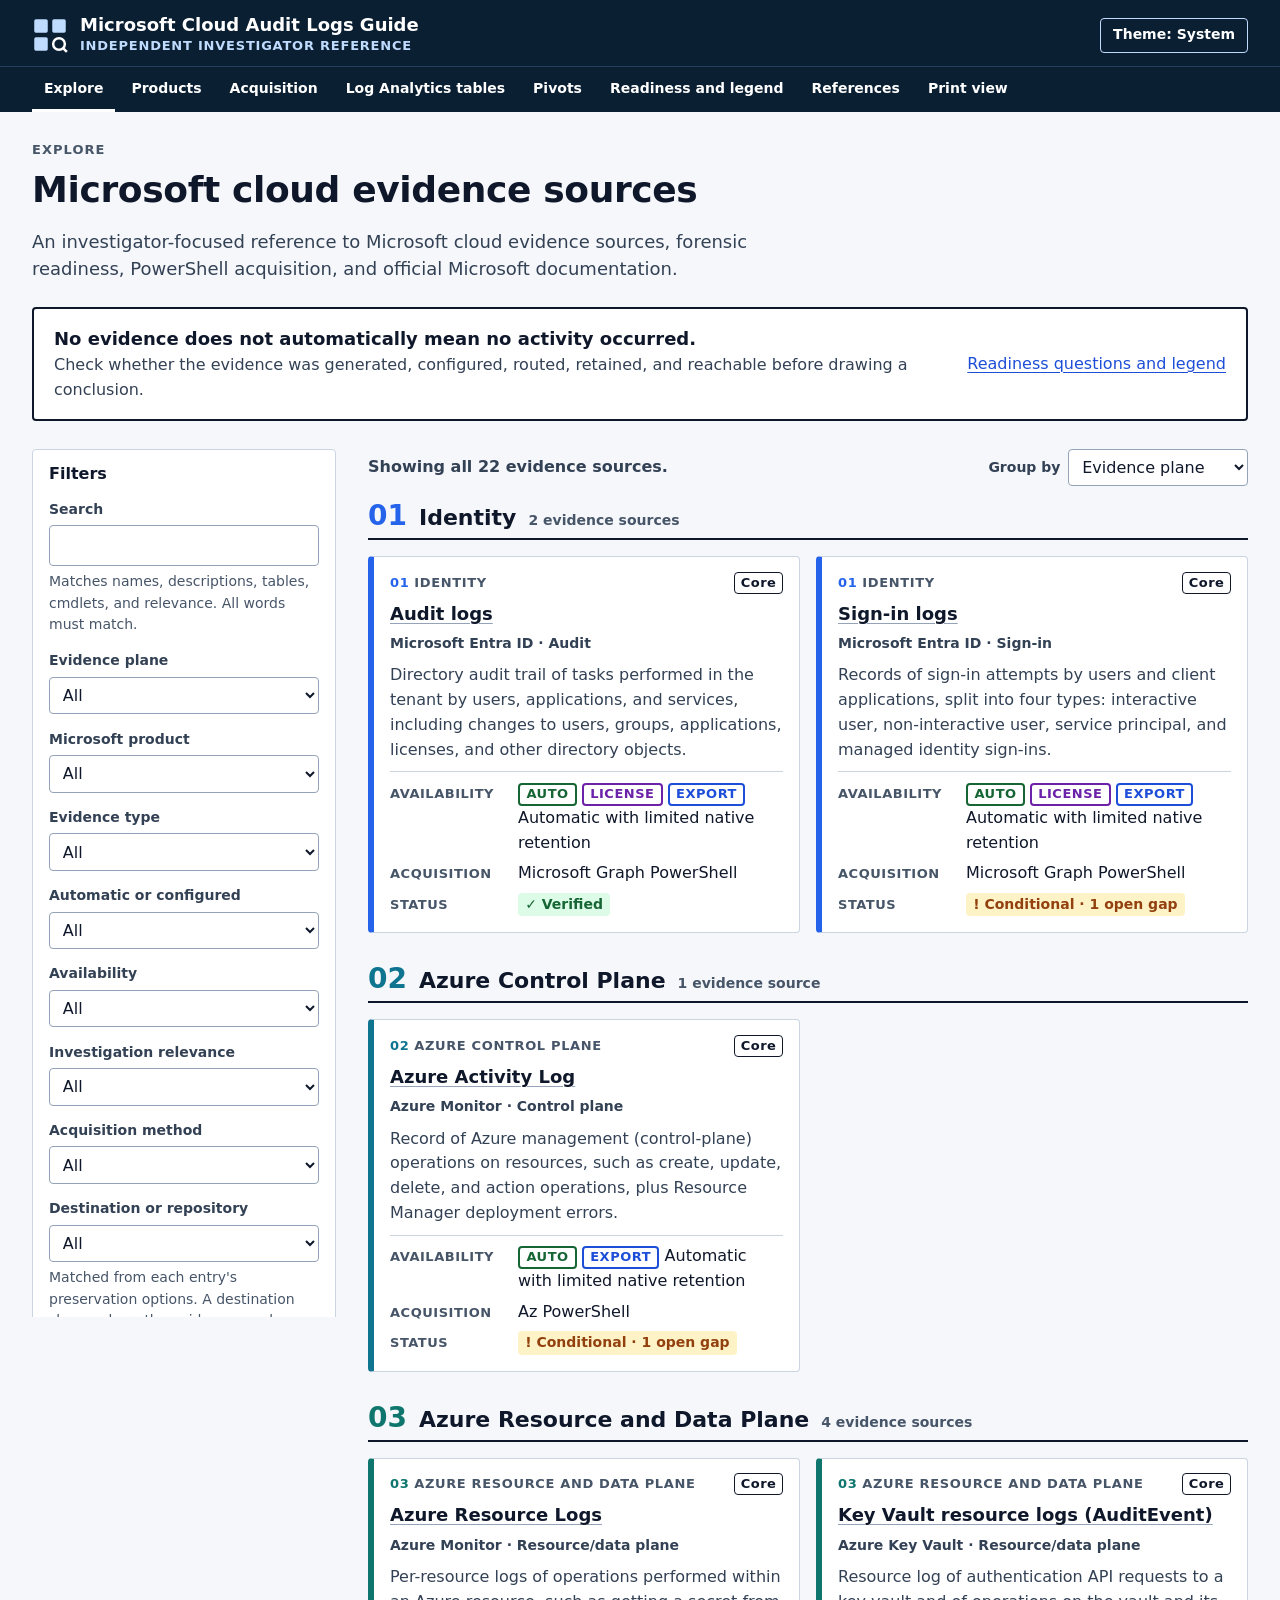
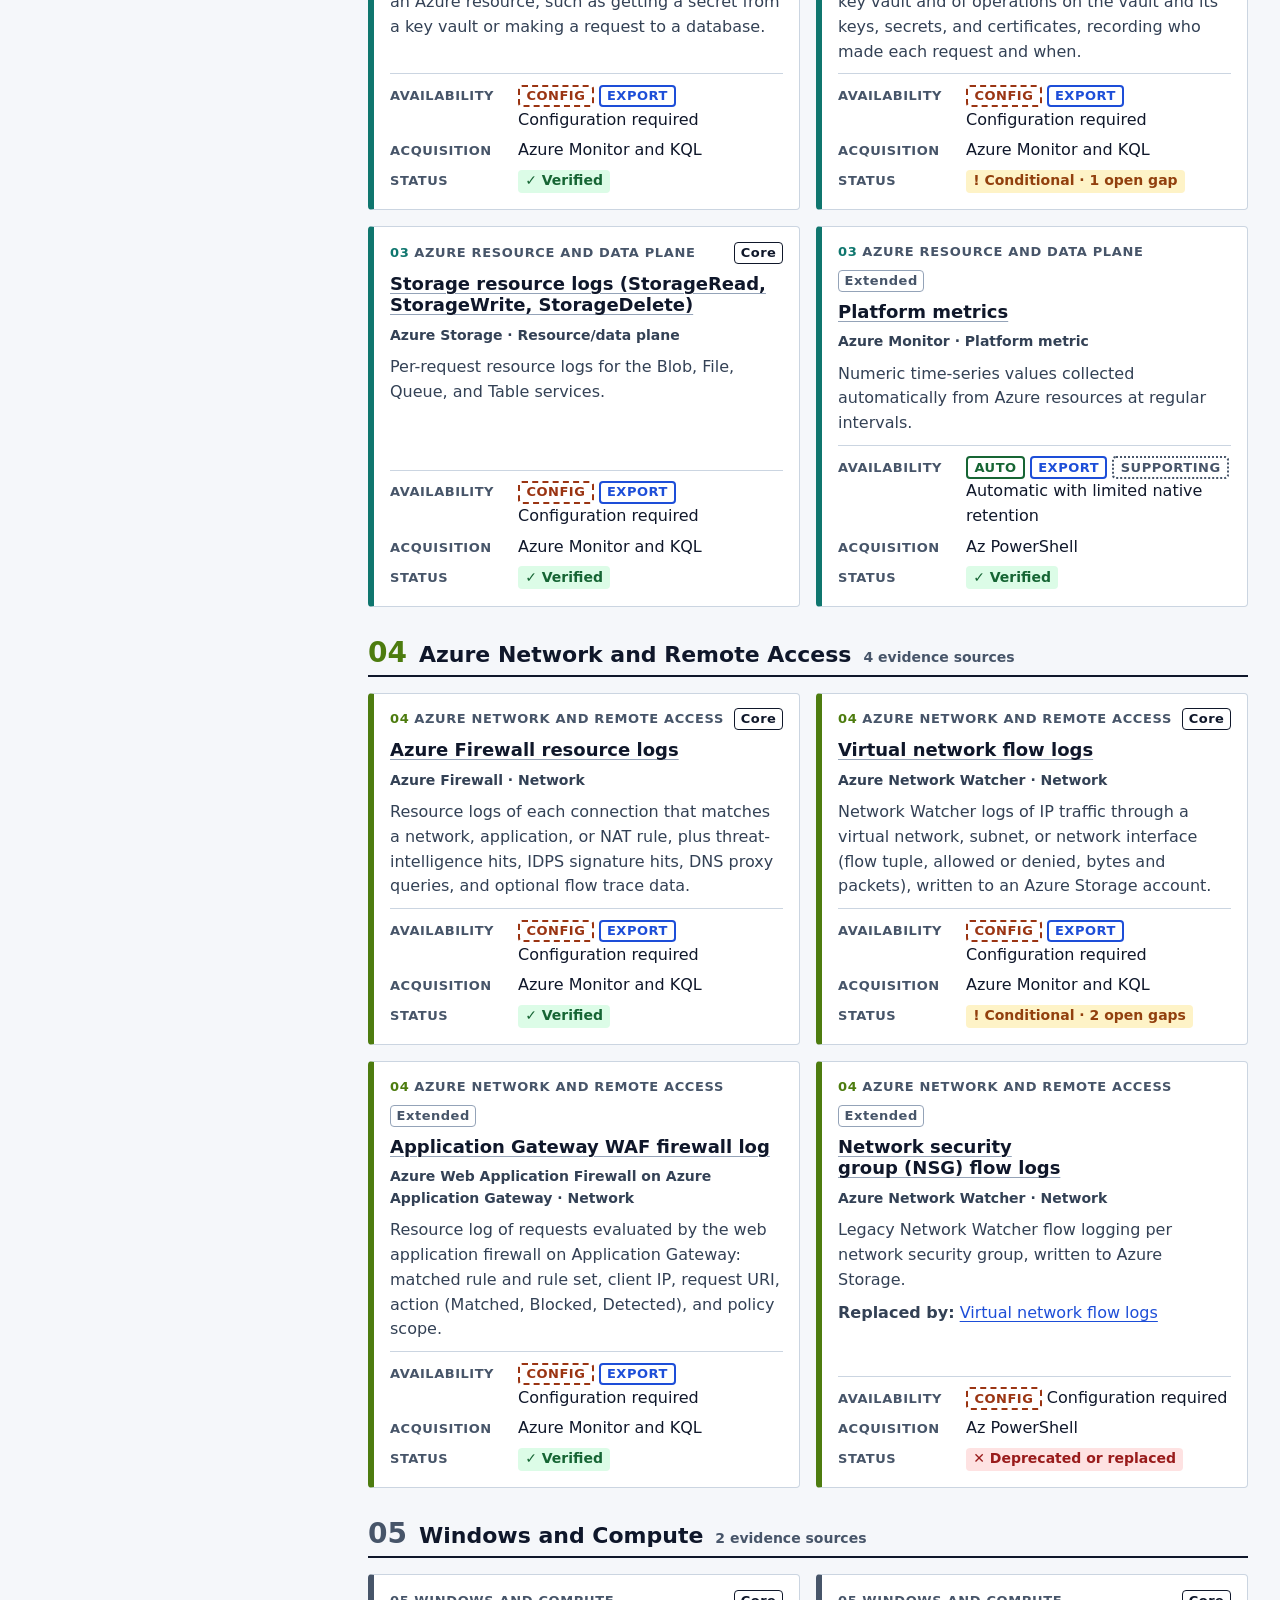
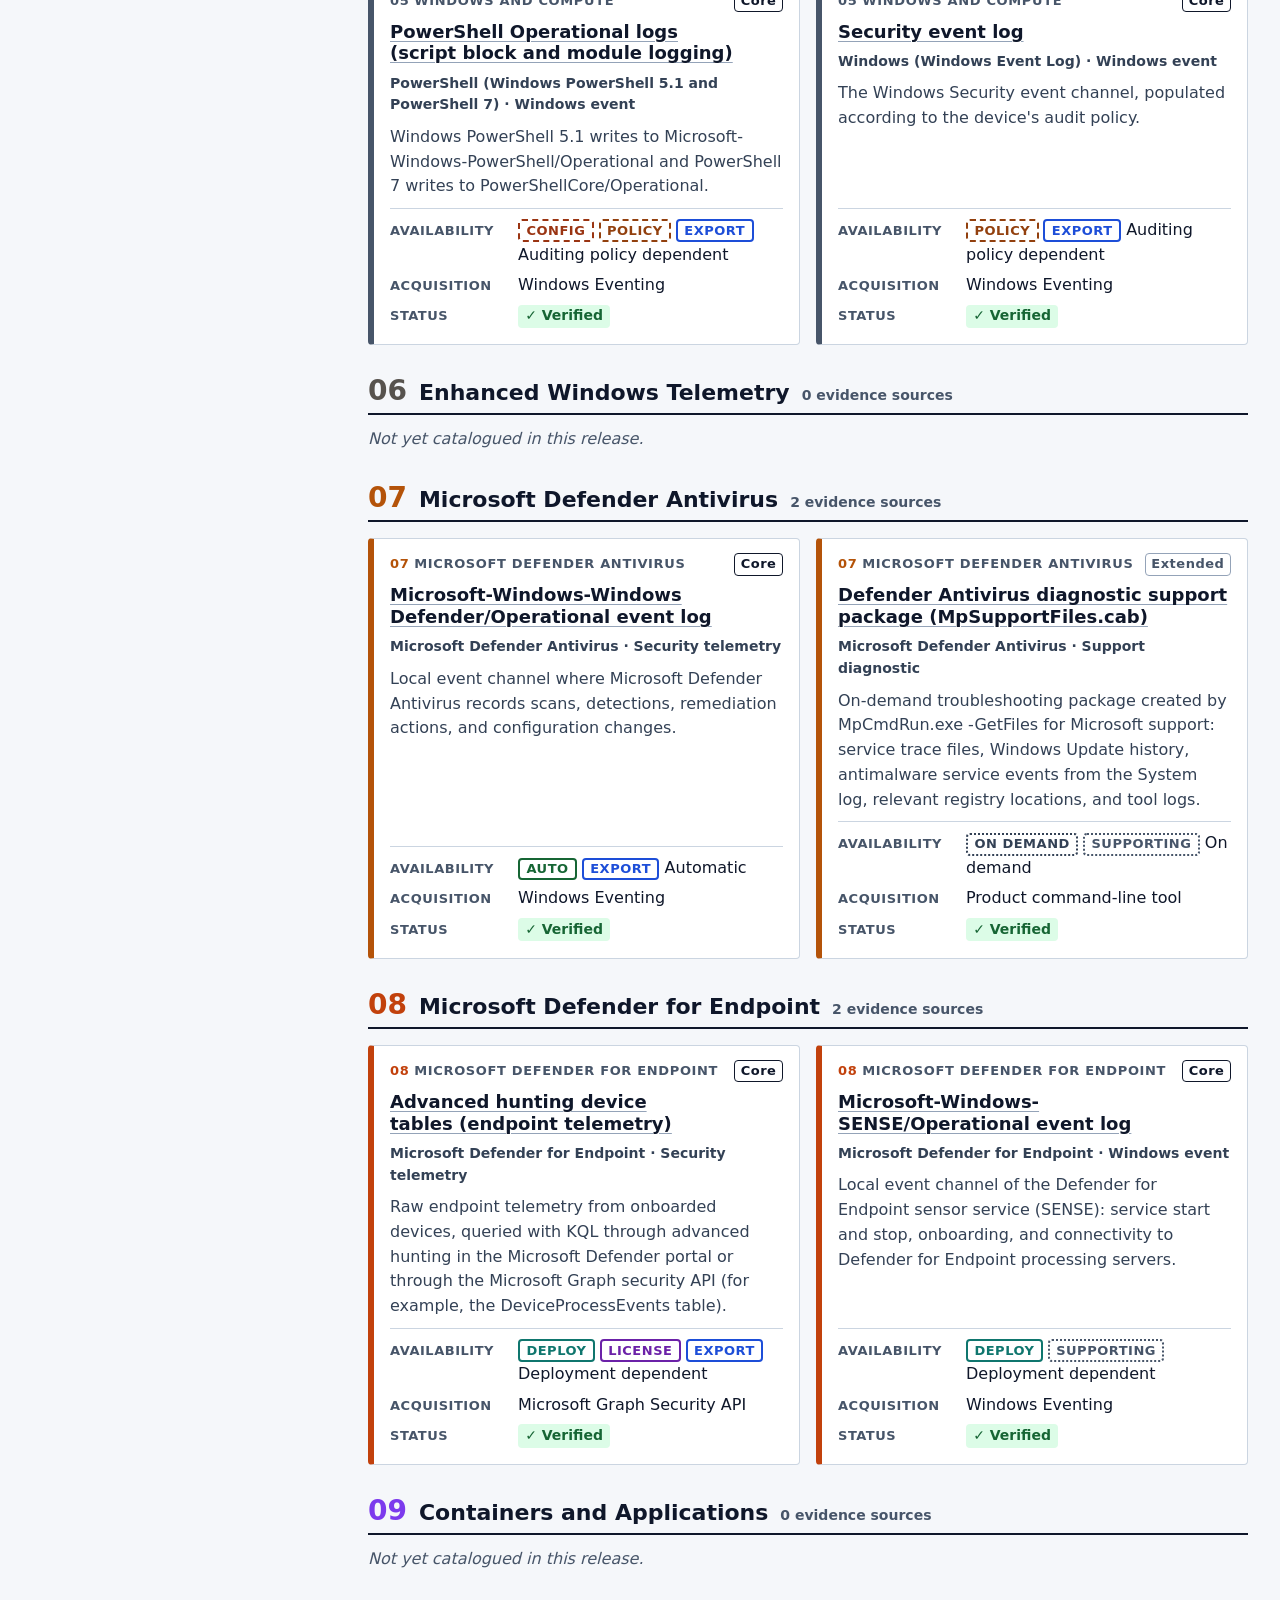
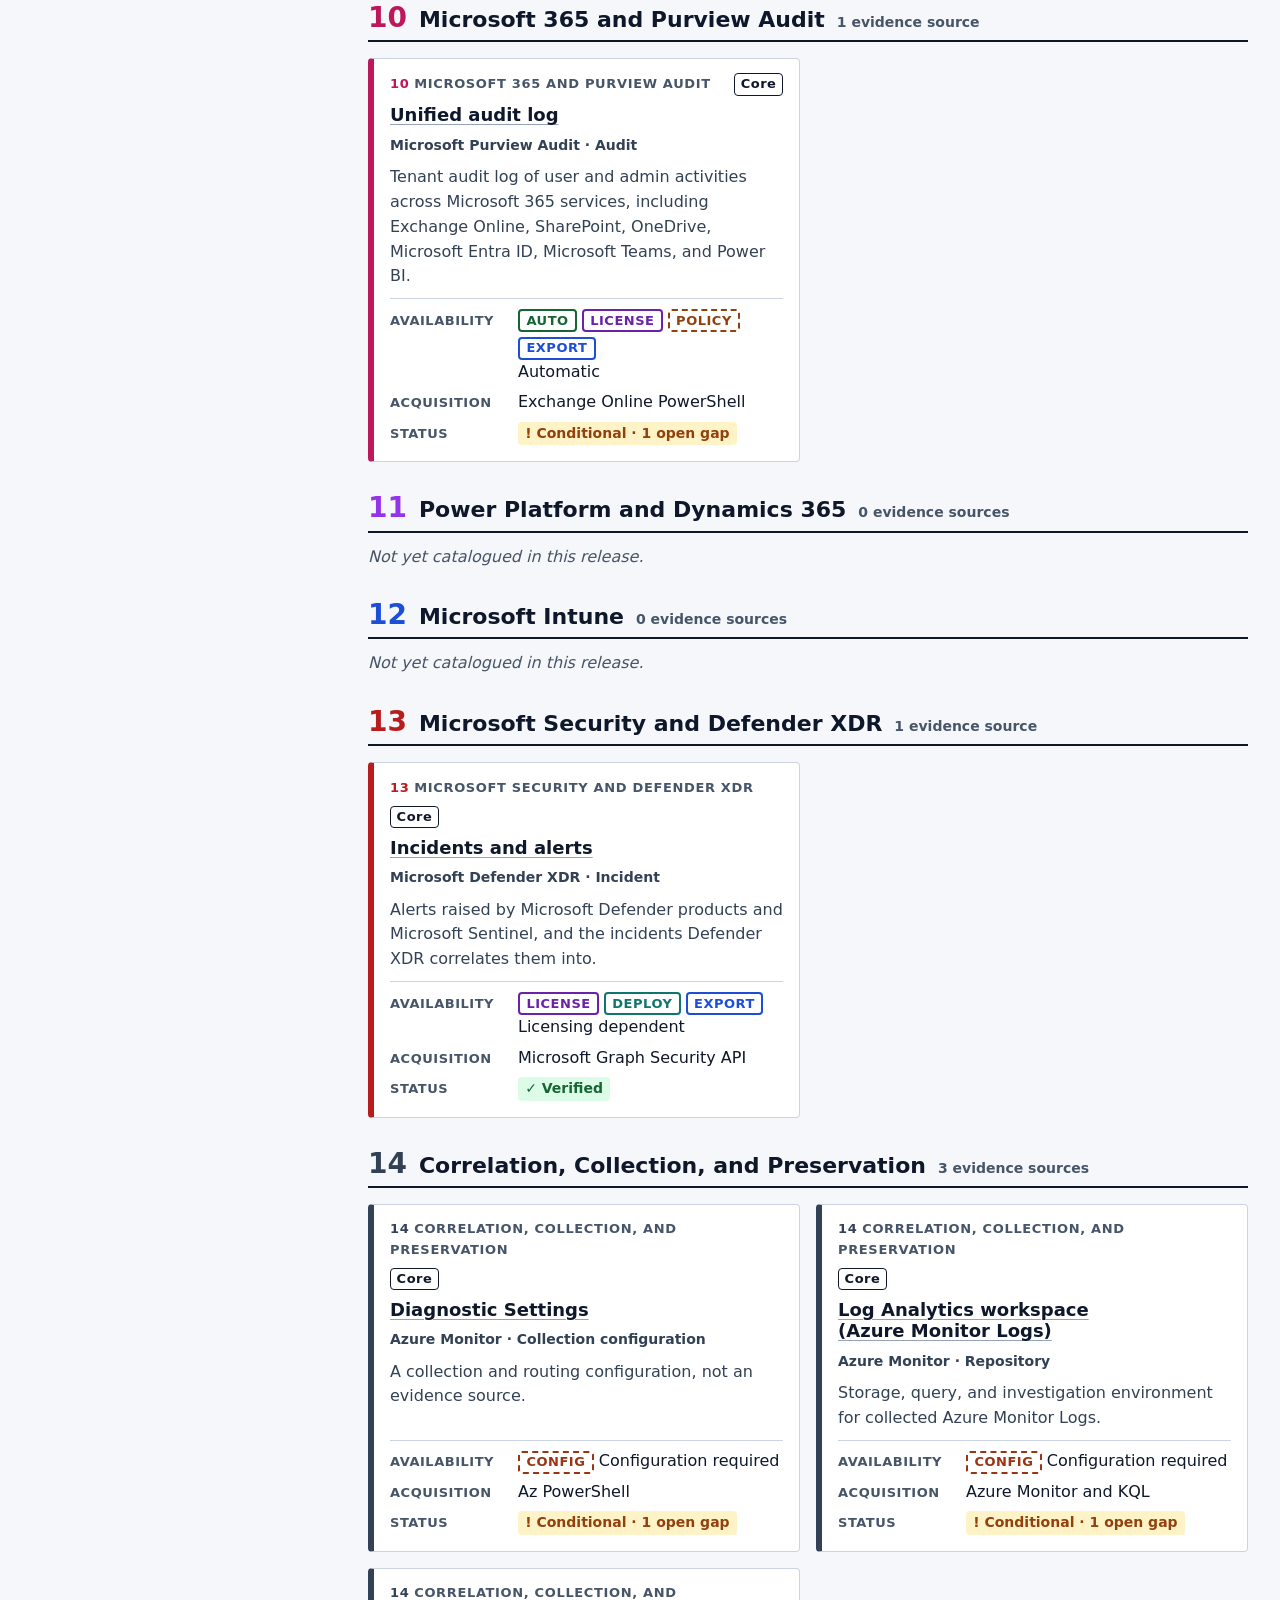
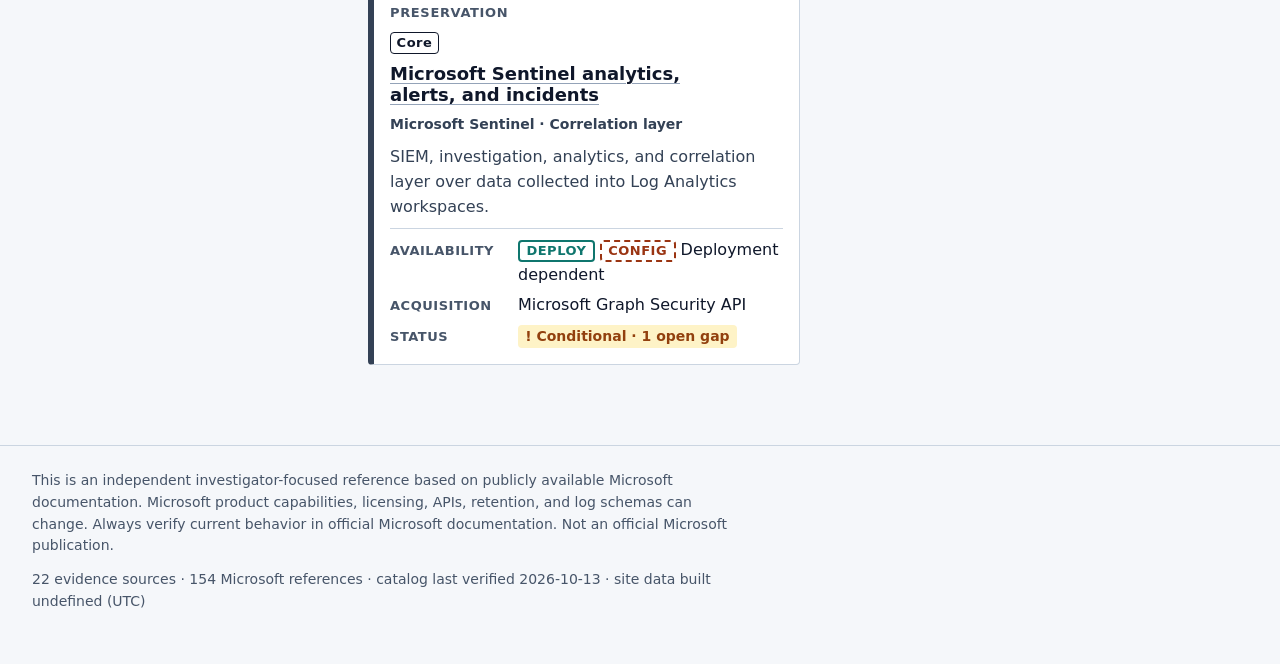
<file: index.html>
<!doctype html>
<html lang="en">
<head>
<meta charset="utf-8">
<meta name="viewport" content="width=device-width, initial-scale=1, viewport-fit=cover">
<meta http-equiv="Content-Security-Policy" content="default-src 'none'; script-src 'self'; style-src 'self'; img-src 'self' data:; font-src 'self'; connect-src 'self'; base-uri 'none'; form-action 'none'">
<meta name="referrer" content="no-referrer">
<meta name="color-scheme" content="light dark">
<title>Microsoft Cloud Audit Logs Guide</title>
<meta name="description" content="An independent, investigator-focused reference to Microsoft cloud evidence sources, forensic readiness, PowerShell acquisition, and official Microsoft documentation.">
<link rel="icon" href="assets/icon.svg" type="image/svg+xml">
<link rel="stylesheet" href="css/site.css">
<link rel="stylesheet" href="css/planes.css">
<script src="js/theme.js"></script>
</head>
<body>
<a class="skip-link" href="#main">Skip to content</a>
<header class="site-header">
  <div class="masthead">
    <a class="brand" href="#/">
      <svg class="brand-mark" viewBox="0 0 32 32" aria-hidden="true" focusable="false"><rect x="2" y="2" width="12" height="12" rx="1.5"></rect><rect x="18" y="2" width="12" height="12" rx="1.5"></rect><rect x="2" y="18" width="12" height="12" rx="1.5"></rect><circle cx="24" cy="24" r="5.2"></circle><path d="M27.8 27.8 31 31"></path></svg>
      <span class="brand-text">
        <span class="brand-name">Microsoft Cloud Audit Logs Guide</span>
        <span class="brand-sub">Independent investigator reference</span>
      </span>
    </a>
    <button id="theme-toggle" class="theme-toggle" type="button">Theme: System</button>
  </div>
  <nav class="site-nav" aria-label="Main">
    <ul>
      <li><a href="#/" data-nav="explore">Explore</a></li>
      <li><a href="#/products" data-nav="products">Products</a></li>
      <li><a href="#/acquisition" data-nav="acquisition">Acquisition</a></li>
      <li><a href="#/tables" data-nav="tables">Log Analytics tables</a></li>
      <li><a href="#/pivots" data-nav="pivots">Pivots</a></li>
      <li><a href="#/readiness" data-nav="readiness">Readiness and legend</a></li>
      <li><a href="#/references" data-nav="references">References</a></li>
      <li><a href="#/print" data-nav="print">Print view</a></li>
    </ul>
  </nav>
</header>
<main id="main" tabindex="-1">
  <noscript>
    <div class="notice">
      <p>This guide needs JavaScript to filter and display the catalog. The same data is available as JSON: <a href="data/evidence-catalog.json">evidence catalog</a>, <a href="data/products.json">products</a>, <a href="data/relationships.json">relationships</a>, and <a href="data/sources.json">Microsoft references</a>.</p>
    </div>
  </noscript>
  <div id="app"><p class="loading">Loading the evidence catalog…</p></div>
</main>
<footer class="site-footer">
  <p id="disclaimer">This is an independent investigator-focused reference based on publicly available Microsoft documentation. Microsoft product capabilities, licensing, APIs, retention, and log schemas can change. Always verify current behavior in official Microsoft documentation.</p>
  <p id="build-info"></p>
</footer>
<div id="announcer" class="visually-hidden" aria-live="polite" aria-atomic="true"></div>
<script src="data/catalog-data.js"></script>
<script src="js/app.js"></script>
</body>
</html>
</file>
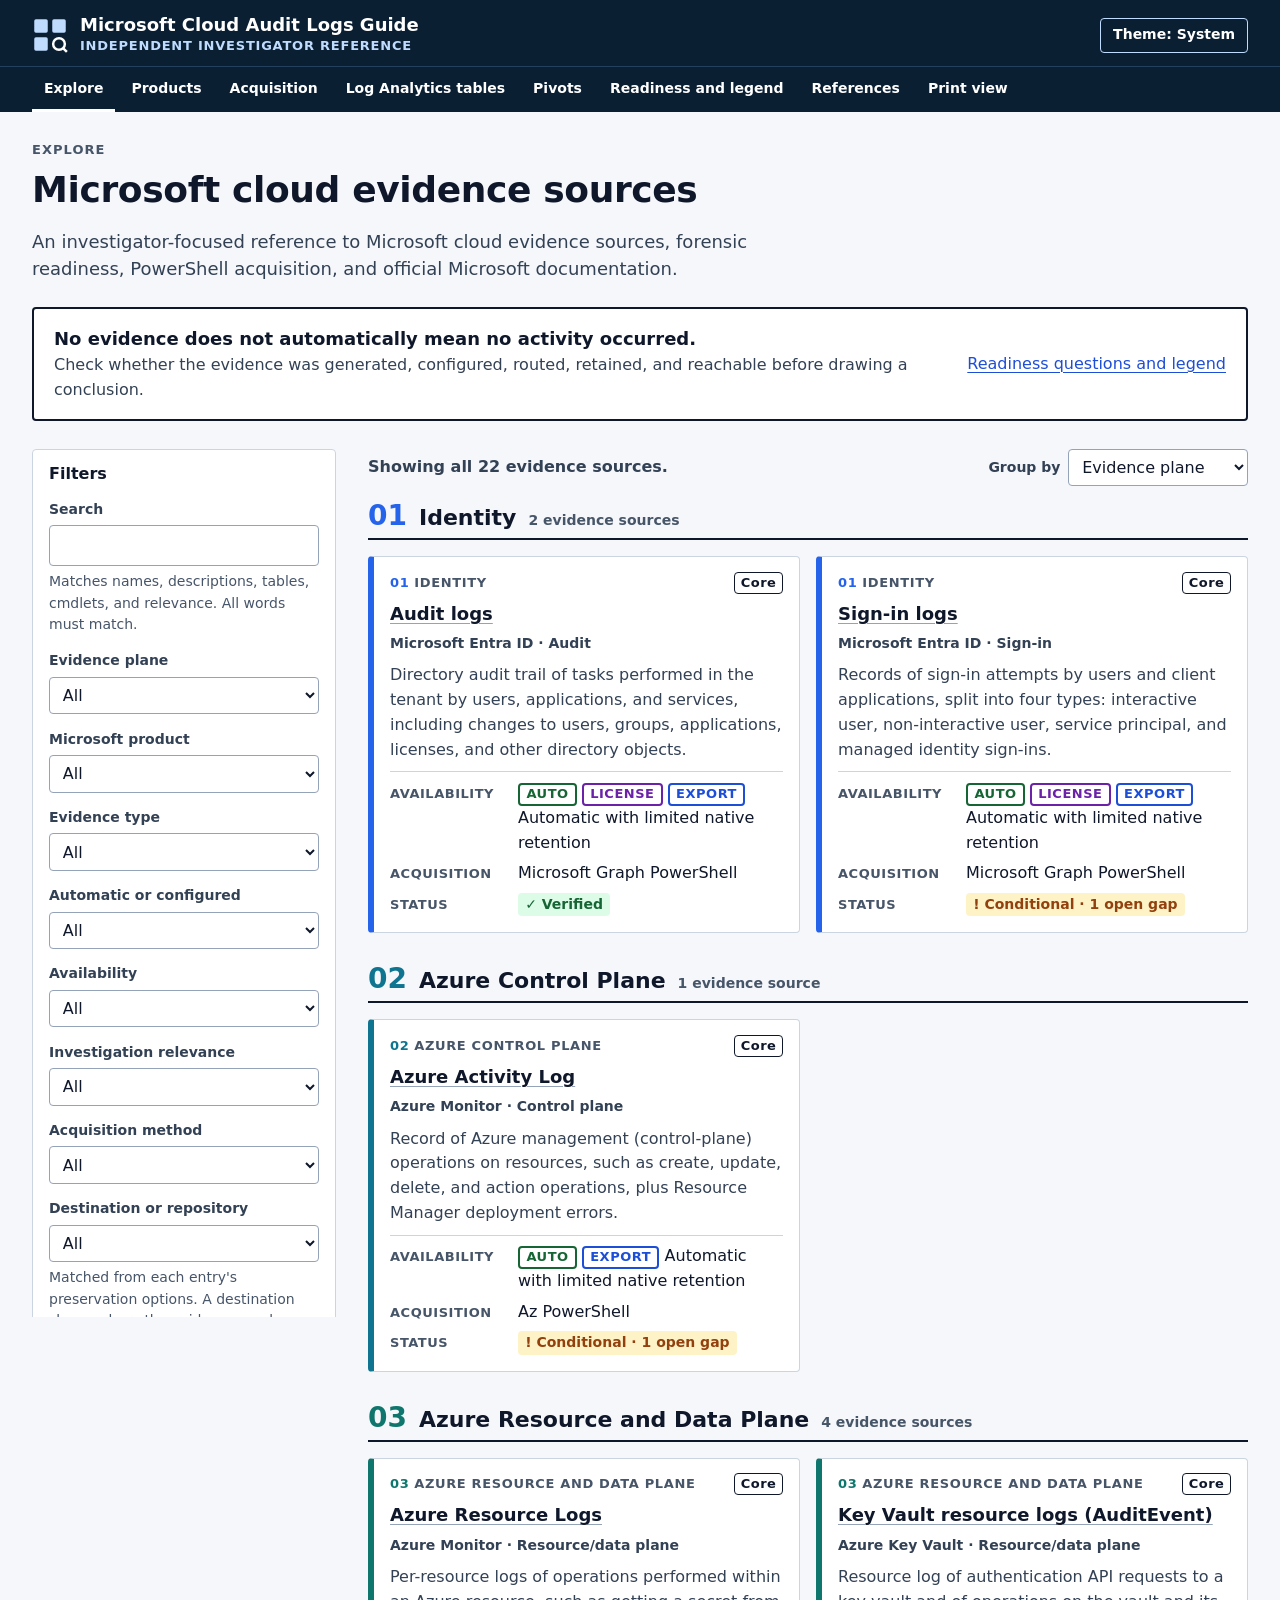
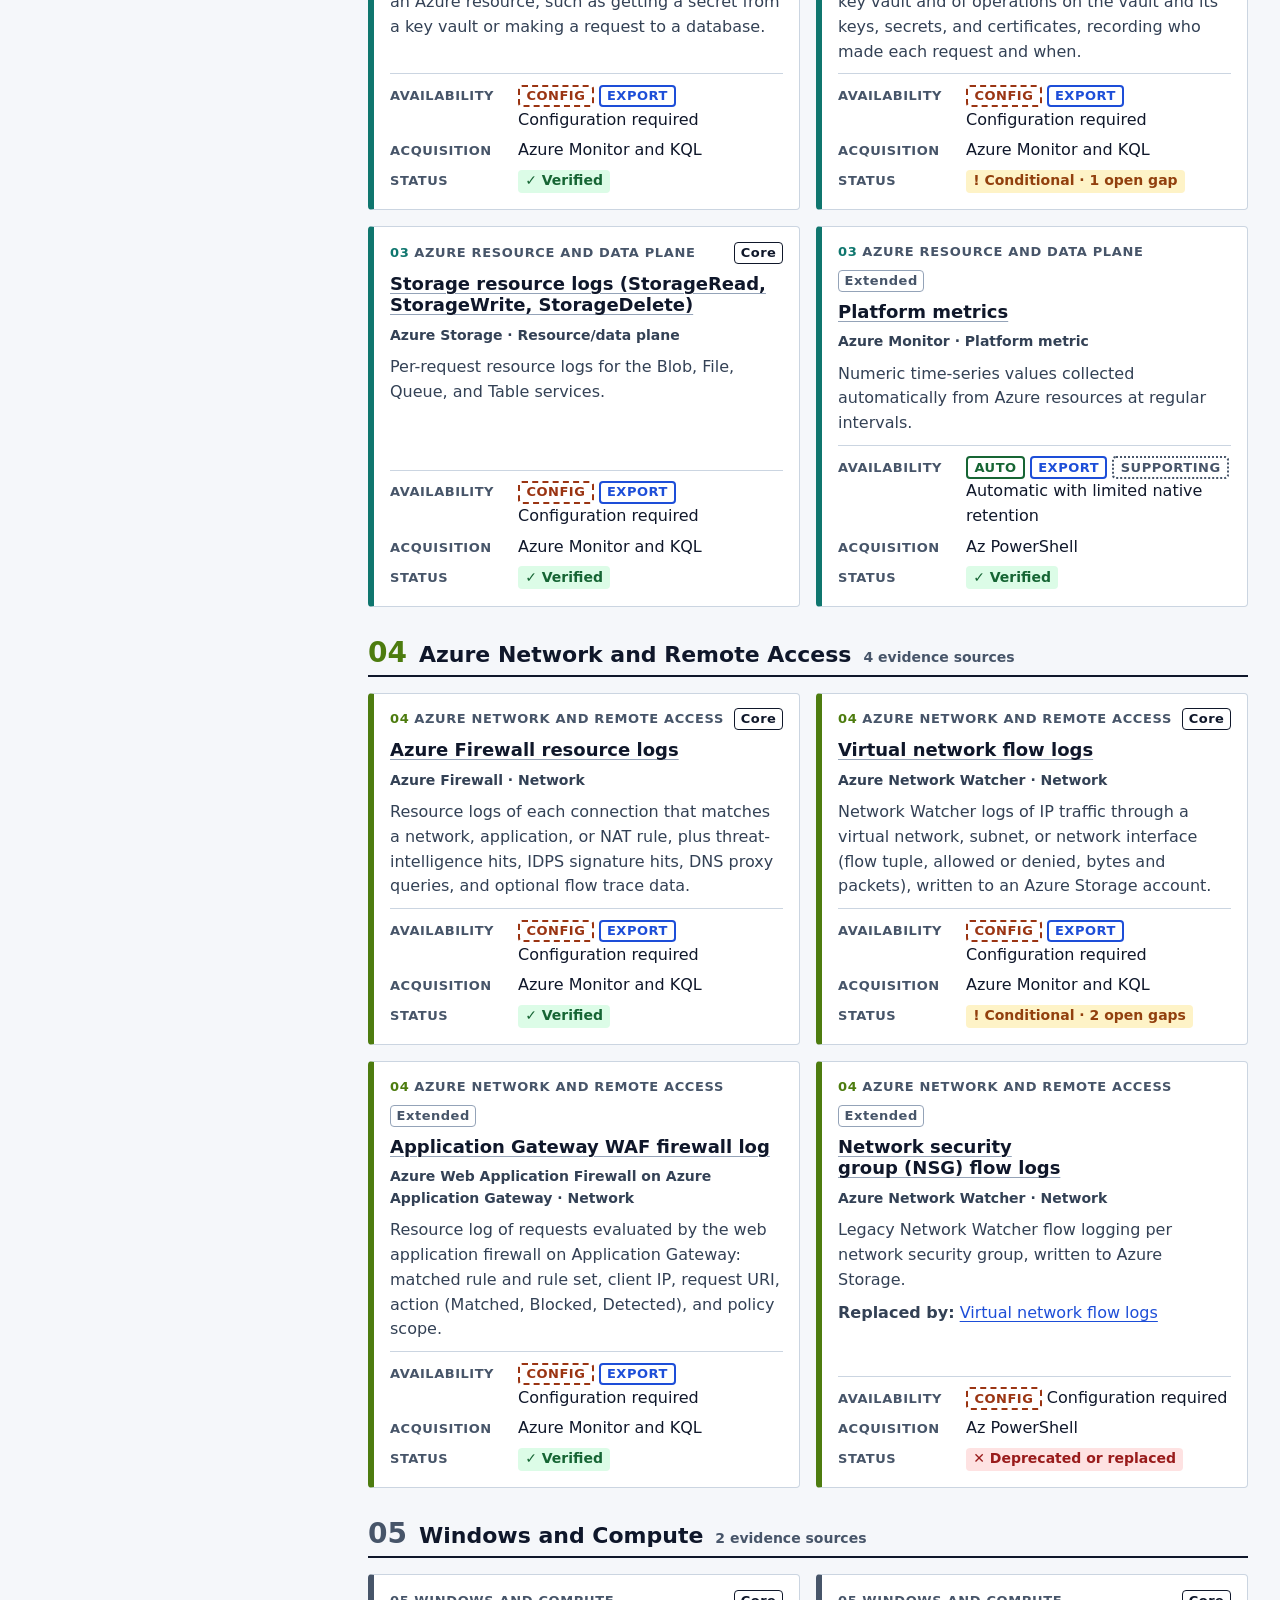
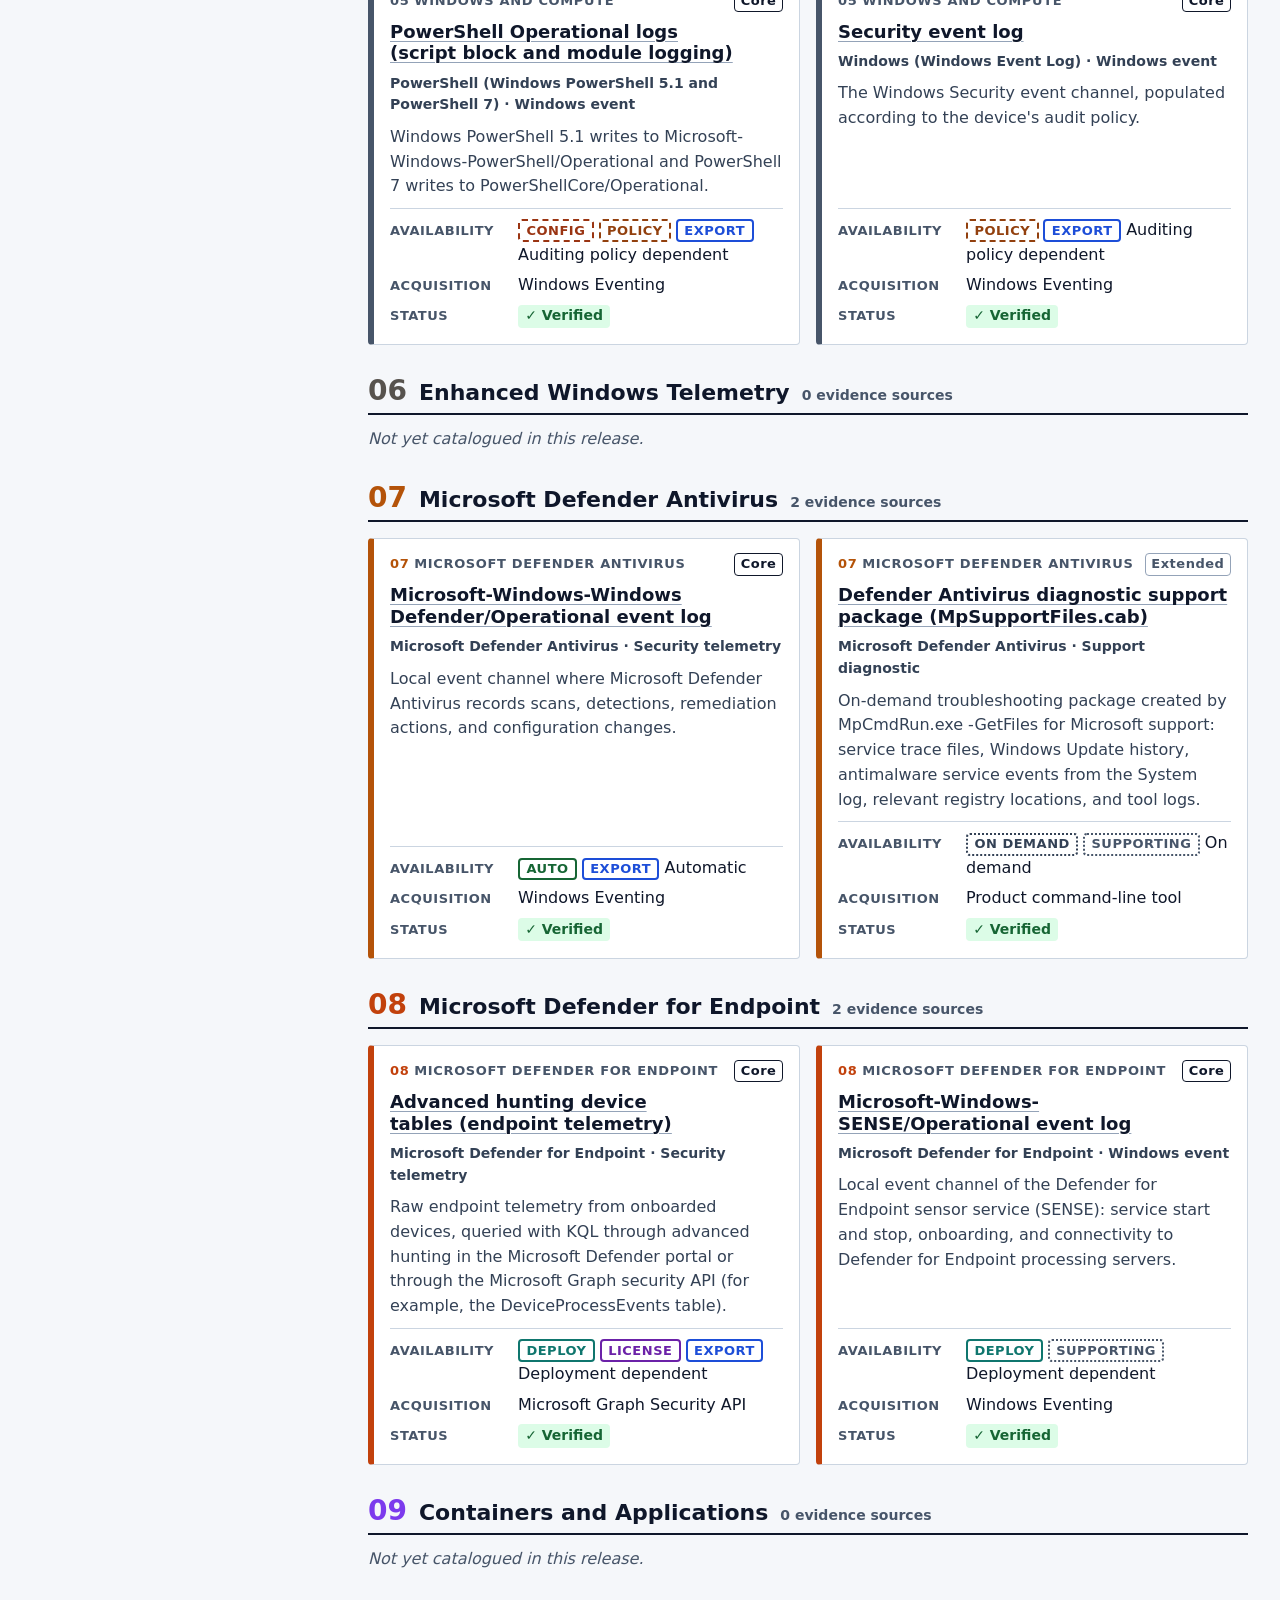
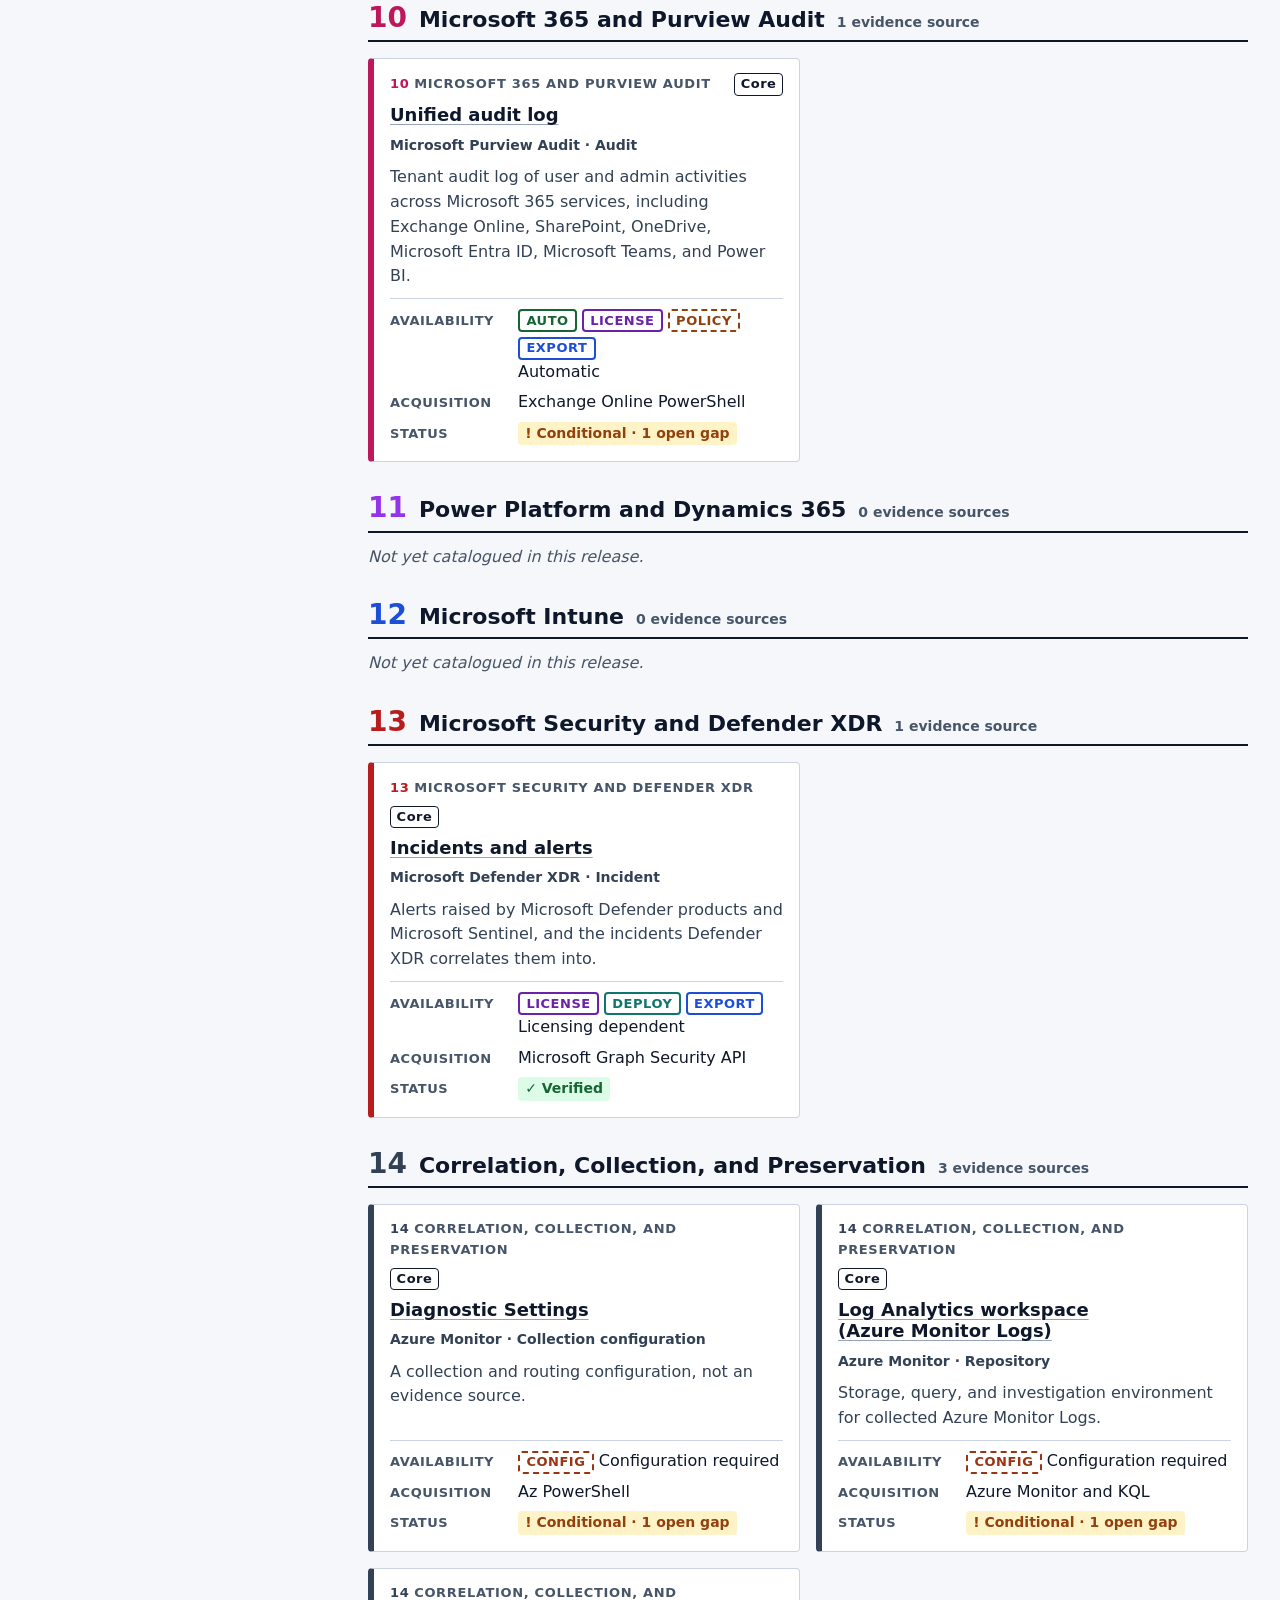
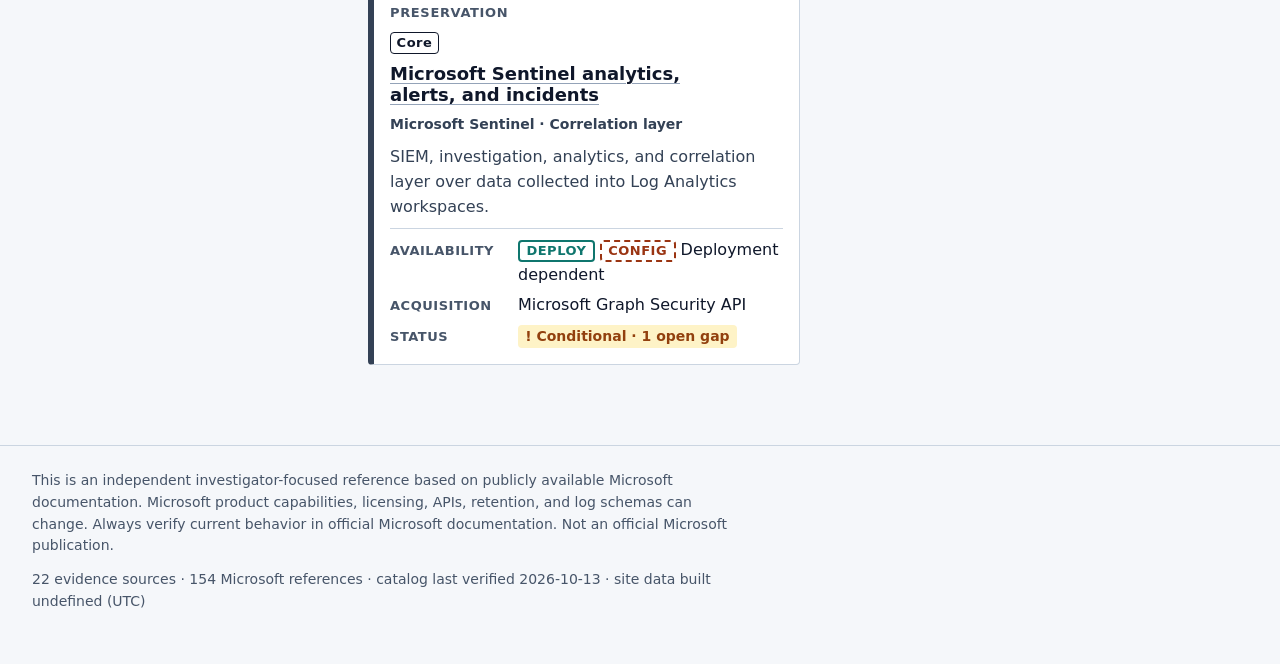
<file: microsoft-cloud-audit-logs-guide-offline.html>
<!doctype html>
<html lang="en">
<head>
<meta charset="utf-8">
<meta name="viewport" content="width=device-width, initial-scale=1, viewport-fit=cover">
<meta http-equiv="Content-Security-Policy" content="default-src 'none'; script-src 'unsafe-inline'; style-src 'unsafe-inline'; img-src data:; base-uri 'none'; form-action 'none'">
<meta name="referrer" content="no-referrer">
<meta name="color-scheme" content="light dark">
<title>Microsoft Cloud Audit Logs Guide</title>
<meta name="description" content="An independent, investigator-focused reference to Microsoft cloud evidence sources, forensic readiness, PowerShell acquisition, and official Microsoft documentation.">
<link rel="icon" href="[data-uri]" type="image/svg+xml">
<style>
/* Microsoft Cloud Audit Logs Guide: interactive site.
   Layout: a navy masthead shared with the posters, then a filter rail beside a card grid on Explore;
   detail pages are one reading column led by a facts grid. Plane colors come from css/planes.css,
   which scripts/build-site.ps1 generates from data/presentation.json. No external requests. */

:root {
  --bg: #f5f7fa;
  --surface: #ffffff;
  --surface-2: #edf1f6;
  --ink: #0f172a;
  --ink-2: #334155;
  --ink-3: #475569;
  --rule: #cbd5e1;
  --rule-strong: #94a3b8;
  --head: #0b1f33;
  --head-ink: #ffffff;
  --head-ink-2: #bfdbfe;
  --head-rule: #23405f;
  --accent: #1d4ed8;
  --accent-wash: #e0e9ff;
  --focus: #b45309;
  --code-bg: #eef2f7;
  --ok: #166534; --ok-bg: #dcfce7;
  --cond: #92400e; --cond-bg: #fef3c7;
  --dep: #991b1b; --dep-bg: #fee2e2;
  --req: #6b21a8; --req-bg: #f3e8ff;
  --c-auto: #166534; --c-config: #9a3412; --c-export: #1d4ed8; --c-license: #6b21a8;
  --c-deploy: #0f766e; --c-policy: #92400e; --c-ondemand: #334155; --c-supporting: #475569;
  --warn-bg: #fff7ed; --warn-rule: #9a3412;
  --plane-mix: 100%;

  --font-ui: "Segoe UI Variable Text", "Segoe UI", system-ui, -apple-system, "Helvetica Neue", Arial, sans-serif;
  --font-display: "Segoe UI Variable Display", "Segoe UI", system-ui, -apple-system, "Helvetica Neue", Arial, sans-serif;
  --font-mono: "Cascadia Mono", "Cascadia Code", Consolas, "SFMono-Regular", Menlo, "DejaVu Sans Mono", monospace;

  --step--1: 0.875rem;
  --step-0: 1rem;
  --step-1: 1.125rem;
  --step-2: 1.375rem;
  --step-3: 1.75rem;
  --step-4: 2.25rem;
  --label: 0.8125rem;
  --gutter: clamp(1rem, 3vw, 2rem);
  --radius: 4px;
}

@media (prefers-color-scheme: dark) {
  :root:not([data-theme="light"]) {
    --bg: #0a111d; --surface: #101a2b; --surface-2: #16233a; --ink: #e6edf6; --ink-2: #c5d1e0; --ink-3: #a3b3c8;
    --rule: #2b3b56; --rule-strong: #47597a; --head: #06101d; --head-ink: #ffffff; --head-ink-2: #bfdbfe; --head-rule: #1c3350;
    --accent: #93b7ff; --accent-wash: #1a2a4a; --focus: #fbbf24; --code-bg: #0c1626;
    --ok: #86efac; --ok-bg: #0f2c1b; --cond: #fcd34d; --cond-bg: #36280a; --dep: #fca5a5; --dep-bg: #3a1414; --req: #d8b4fe; --req-bg: #2c1844;
    --c-auto: #86efac; --c-config: #fdba74; --c-export: #93b7ff; --c-license: #d8b4fe; --c-deploy: #5eead4; --c-policy: #fcd34d;
    --c-ondemand: #cbd5e1; --c-supporting: #cbd5e1; --warn-bg: #2a1a0c; --warn-rule: #fdba74;
    --plane-mix: 42%;
    color-scheme: dark;
  }
}
:root[data-theme="dark"] {
  --bg: #0a111d; --surface: #101a2b; --surface-2: #16233a; --ink: #e6edf6; --ink-2: #c5d1e0; --ink-3: #a3b3c8;
  --rule: #2b3b56; --rule-strong: #47597a; --head: #06101d; --head-ink: #ffffff; --head-ink-2: #bfdbfe; --head-rule: #1c3350;
  --accent: #93b7ff; --accent-wash: #1a2a4a; --focus: #fbbf24; --code-bg: #0c1626;
  --ok: #86efac; --ok-bg: #0f2c1b; --cond: #fcd34d; --cond-bg: #36280a; --dep: #fca5a5; --dep-bg: #3a1414; --req: #d8b4fe; --req-bg: #2c1844;
  --c-auto: #86efac; --c-config: #fdba74; --c-export: #93b7ff; --c-license: #d8b4fe; --c-deploy: #5eead4; --c-policy: #fcd34d;
  --c-ondemand: #cbd5e1; --c-supporting: #cbd5e1; --warn-bg: #2a1a0c; --warn-rule: #fdba74;
  --plane-mix: 42%;
  color-scheme: dark;
}
:root[data-theme="light"] { color-scheme: light; }

/* ------------------------------------------------------------------ base */
*, *::before, *::after { box-sizing: border-box; }
html { -webkit-text-size-adjust: 100%; text-size-adjust: 100%; }
body {
  margin: 0;
  background: var(--bg);
  color: var(--ink);
  font-family: var(--font-ui);
  font-size: var(--step-0);
  line-height: 1.55;
  overflow-wrap: break-word;
}
h1, h2, h3, h4 { font-family: var(--font-display); line-height: 1.2; text-wrap: balance; color: var(--ink); }
h1 { font-size: var(--step-4); margin: 0 0 0.5rem; font-weight: 700; letter-spacing: -0.01em; }
h2 { font-size: var(--step-2); margin: 0 0 0.75rem; font-weight: 650; }
h3 { font-size: var(--step-1); margin: 0 0 0.5rem; font-weight: 650; }
p { margin: 0 0 0.75rem; }
ul, ol { margin: 0 0 0.75rem; padding-left: 1.4rem; }
li { margin-bottom: 0.3rem; }
a { color: var(--accent); text-decoration: underline; text-decoration-thickness: 1px; text-underline-offset: 0.18em; }
a:hover { text-decoration-thickness: 2px; }
code, kbd, pre, .mono { font-family: var(--font-mono); font-size: 0.9375em; }
abbr[title] { text-decoration: none; cursor: help; }
:focus-visible { outline: 3px solid var(--focus); outline-offset: 2px; }
main:focus { outline: none; }
h1:focus { outline: none; }
.visually-hidden {
  position: absolute !important; width: 1px; height: 1px; margin: -1px; padding: 0; overflow: hidden;
  clip: rect(0 0 0 0); clip-path: inset(50%); white-space: nowrap; border: 0;
}
.skip-link {
  position: absolute; left: 1rem; top: -4rem; z-index: 20; padding: 0.6rem 1rem;
  background: var(--surface); color: var(--accent); border: 2px solid var(--accent); font-weight: 600;
}
.skip-link:focus { top: 1rem; }
[hidden] { display: none !important; }

/* ------------------------------------------------------------------ header */
.site-header { background: var(--head); color: var(--head-ink); }
.masthead {
  display: flex; align-items: center; justify-content: space-between; gap: 1rem; flex-wrap: wrap;
  max-width: 90rem; margin: 0 auto; padding: 0.9rem var(--gutter) 0.6rem;
}
.brand { display: flex; align-items: center; gap: 0.75rem; color: var(--head-ink); text-decoration: none; min-width: 0; }
.brand-mark { width: 2.25rem; height: 2.25rem; flex: none; fill: var(--head-ink-2); stroke: var(--head-ink); stroke-width: 2.2; }
.brand-mark rect { stroke: none; }
.brand-mark circle { fill: none; }
.brand-text { display: flex; flex-direction: column; min-width: 0; }
.brand-name { font-family: var(--font-display); font-weight: 700; font-size: var(--step-1); line-height: 1.2; }
.brand-sub { font-size: var(--label); letter-spacing: 0.06em; text-transform: uppercase; color: var(--head-ink-2); font-weight: 600; }
.theme-toggle {
  font: inherit; font-size: var(--step--1); font-weight: 600; color: var(--head-ink); background: transparent;
  border: 1px solid var(--head-ink-2); border-radius: var(--radius); padding: 0.35rem 0.75rem; cursor: pointer;
}
.theme-toggle:hover { background: var(--head-rule); }
.site-nav { border-top: 1px solid var(--head-rule); }
.site-nav ul {
  display: flex; gap: 0.25rem; list-style: none; margin: 0 auto; padding: 0 var(--gutter); max-width: 90rem;
  position: relative; overflow-x: auto; scrollbar-width: thin;
}
.site-nav li { margin: 0; flex: none; }
.site-nav a {
  display: block; padding: 0.7rem 0.75rem 0.6rem; color: var(--head-ink); text-decoration: none; font-weight: 600;
  font-size: var(--step--1); border-bottom: 3px solid transparent; white-space: nowrap;
}
.site-nav a:hover { border-bottom-color: var(--head-ink-2); }
.site-nav a[aria-current="page"] { border-bottom-color: var(--head-ink); color: var(--head-ink); }

/* ------------------------------------------------------------------ page frame */
main { display: block; max-width: 90rem; margin: 0 auto; padding-inline: var(--gutter); padding-block: 1.75rem 3rem; }
.page-head { display: grid; gap: 0.5rem; margin-bottom: 1.5rem; max-width: 62rem; }
.eyebrow { font-size: var(--label); font-weight: 700; letter-spacing: 0.08em; text-transform: uppercase; color: var(--ink-3); margin: 0; }
.lede { font-size: var(--step-1); color: var(--ink-2); max-width: 65ch; margin: 0; }
.breadcrumb { font-size: var(--step--1); color: var(--ink-3); margin: 0 0 0.25rem; }
.breadcrumb a { color: var(--ink-2); }
.prose { max-width: 70ch; }
.loading, .empty { color: var(--ink-3); }
.notice { border: 1px solid var(--rule); background: var(--surface); padding: 1rem; border-radius: var(--radius); }
.error { color: var(--dep); font-weight: 600; }

.site-footer {
  max-width: 90rem; margin: 0 auto; padding-inline: var(--gutter); padding-block: 1.5rem 2.5rem;
  border-top: 1px solid var(--rule); color: var(--ink-3); font-size: var(--step--1);
}
.site-footer p { max-width: 80ch; }

/* ------------------------------------------------------------------ readiness banner */
.readiness-banner {
  display: grid; grid-template-columns: minmax(0, 1fr) auto; gap: 0.5rem 1.5rem; align-items: center;
  background: var(--surface); border: 2px solid var(--ink); border-radius: var(--radius); padding: 1rem 1.25rem; margin-bottom: 1.75rem;
}
.readiness-banner strong { font-family: var(--font-display); font-size: var(--step-1); }
.readiness-banner p { margin: 0; color: var(--ink-2); }
@media (max-width: 40rem) { .readiness-banner { grid-template-columns: minmax(0, 1fr); } }

/* ------------------------------------------------------------------ explore layout */
.explore { display: grid; grid-template-columns: 19rem minmax(0, 1fr); gap: 2rem; align-items: start; }
@media (max-width: 60rem) { .explore { grid-template-columns: minmax(0, 1fr); gap: 1rem; } }
.filters { position: sticky; top: 1rem; max-height: calc(100vh - 2rem); overflow-y: auto; }
@media (max-width: 60rem) { .filters { position: static; max-height: none; overflow: visible; } }
.filters details { background: var(--surface); border: 1px solid var(--rule); border-radius: var(--radius); }
.filters summary {
  cursor: pointer; padding: 0.75rem 1rem; font-weight: 700; display: flex; justify-content: space-between; gap: 0.5rem; align-items: center;
}
.filters summary .count { font-weight: 600; color: var(--ink-3); font-size: var(--step--1); }
.filters form { display: grid; gap: 0.9rem; padding: 0 1rem 1rem; }
.field { display: grid; gap: 0.3rem; }
.field label, .field .legend-label { font-size: var(--step--1); font-weight: 650; color: var(--ink-2); }
.field input[type="search"], .field select {
  font: inherit; font-size: var(--step-0); width: 100%; min-width: 0; padding: 0.45rem 0.55rem;
  color: var(--ink); background: var(--surface); border: 1px solid var(--rule-strong); border-radius: var(--radius);
}
.field-hint { font-size: var(--step--1); color: var(--ink-3); margin: 0; }
.checks { display: grid; gap: 0.4rem; border: 0; padding: 0; margin: 0; }
.checks legend { font-size: var(--step--1); font-weight: 650; color: var(--ink-2); padding: 0; margin-bottom: 0.3rem; }
.check { display: flex; gap: 0.5rem; align-items: flex-start; font-size: var(--step-0); }
.check input { width: 1.1rem; height: 1.1rem; margin: 0.2rem 0 0; flex: none; accent-color: var(--accent); }
.button {
  font: inherit; font-weight: 650; font-size: var(--step--1); padding: 0.5rem 0.9rem; border-radius: var(--radius); cursor: pointer;
  color: var(--accent); background: var(--surface); border: 1px solid var(--accent);
}
.button:hover { background: var(--accent-wash); }

.results-head { display: flex; flex-wrap: wrap; justify-content: space-between; align-items: center; gap: 0.75rem 1.5rem; margin-bottom: 1rem; }
.results-head p { margin: 0; font-weight: 600; color: var(--ink-2); }
.results-head .field { grid-auto-flow: column; align-items: center; gap: 0.5rem; }
.results-head select { width: auto; }
.active-filters { display: flex; flex-wrap: wrap; gap: 0.4rem; margin: -0.25rem 0 1rem; padding: 0; list-style: none; }
.active-filters li { margin: 0; }
.active-filters button {
  font: inherit; font-size: var(--step--1); padding: 0.2rem 0.55rem; border-radius: 999px; cursor: pointer;
  border: 1px solid var(--rule-strong); background: var(--surface); color: var(--ink-2);
}
.active-filters button:hover { border-color: var(--accent); color: var(--accent); }

/* ------------------------------------------------------------------ groups and cards */
.group { margin-bottom: 2rem; }
.group-head { display: flex; align-items: baseline; gap: 0.75rem; flex-wrap: wrap; border-bottom: 2px solid var(--ink); padding-bottom: 0.4rem; margin-bottom: 1rem; }
.group-head h2 { margin: 0; font-size: var(--step-2); }
.group-head .group-count { color: var(--ink-3); font-size: var(--step--1); font-weight: 600; }
.group-empty { color: var(--ink-3); margin: -0.25rem 0 0; font-style: italic; }
.plane-no {
  font-family: var(--font-display); font-weight: 800; font-variant-numeric: tabular-nums;
  color: var(--plane); color: color-mix(in oklab, var(--plane) var(--plane-mix), white);
}
.group-head .plane-no { font-size: var(--step-3); line-height: 1; }

.cards { display: grid; grid-template-columns: repeat(auto-fill, minmax(min(100%, 21rem), 1fr)); gap: 1rem; }
.card {
  display: flex; flex-direction: column; gap: 0.55rem; min-width: 0; background: var(--surface);
  border: 1px solid var(--rule); border-left: 6px solid var(--plane); border-radius: var(--radius); padding: 0.9rem 1rem 1rem;
}
.card-top { display: flex; justify-content: space-between; align-items: baseline; gap: 0.5rem; flex-wrap: wrap; }
.plane-tag { font-size: var(--label); font-weight: 700; letter-spacing: 0.05em; text-transform: uppercase; color: var(--ink-3); }
.plane-tag .plane-no { margin-right: 0.3rem; }
.card h3 { margin: 0; font-size: var(--step-1); }
.card h3 a { color: var(--ink); text-decoration-color: var(--rule-strong); }
.card h3 a:hover { color: var(--accent); }
.card .product-line { margin: 0; color: var(--ink-2); font-size: var(--step--1); font-weight: 600; }
.card .desc { margin: 0; color: var(--ink-2); }
.facts { display: grid; gap: 0.35rem; margin: 0; }
.facts > div { display: grid; grid-template-columns: 7.5rem minmax(0, 1fr); gap: 0.5rem; align-items: baseline; }
.facts dt { font-size: var(--label); font-weight: 700; letter-spacing: 0.04em; text-transform: uppercase; color: var(--ink-3); }
.facts dd { margin: 0; min-width: 0; }
.card .facts { margin-top: auto; padding-top: 0.55rem; border-top: 1px solid var(--rule); }

.prio { font-size: var(--label); font-weight: 700; letter-spacing: 0.04em; color: var(--ink-3); border: 1px solid var(--rule-strong); border-radius: var(--radius); padding: 0 0.35rem; }
.prio-core { color: var(--ink); border-color: var(--ink); }

/* chips, status, tags */
.chips { display: inline-flex; flex-wrap: wrap; gap: 0.3rem; vertical-align: baseline; }
.chip {
  display: inline-block; padding: 0.02rem 0.4rem; border: 2px solid currentColor; border-radius: var(--radius);
  font-size: var(--label); font-weight: 700; letter-spacing: 0.04em; white-space: nowrap; line-height: 1.4; background: var(--surface);
}
.chip-auto { color: var(--c-auto); }
.chip-config { color: var(--c-config); border-style: dashed; }
.chip-export { color: var(--c-export); }
.chip-license { color: var(--c-license); }
.chip-deploy { color: var(--c-deploy); }
.chip-policy { color: var(--c-policy); border-style: dashed; }
.chip-on-demand { color: var(--c-ondemand); border-style: dotted; }
.chip-supporting { color: var(--c-supporting); border-style: dotted; }
.chip-fmt { color: var(--ink-2); }
.status { display: inline-block; padding: 0.05rem 0.45rem; border-radius: var(--radius); font-size: var(--step--1); font-weight: 700; white-space: nowrap; }
.status-ok { color: var(--ok); background: var(--ok-bg); }
.status-cond { color: var(--cond); background: var(--cond-bg); }
.status-dep { color: var(--dep); background: var(--dep-bg); }
.status-req { color: var(--req); background: var(--req-bg); }
.vr { display: inline-block; padding: 0 0.4rem; border-radius: var(--radius); font-size: var(--step--1); font-weight: 700; color: var(--req); background: var(--req-bg); }
.tag {
  display: inline-block; padding: 0 0.4rem; border: 1.5px solid var(--ink-2); border-radius: var(--radius);
  font-size: var(--label); font-weight: 700; letter-spacing: 0.05em; color: var(--ink-2); white-space: nowrap;
}
.tag-changes-config { color: var(--c-config); border-color: var(--c-config); border-style: dashed; }
.api-status { font-size: var(--label); font-weight: 700; letter-spacing: 0.04em; color: var(--ink-3); text-transform: uppercase; }
.api-status.is-preview, .api-status.is-beta { color: var(--cond); }
.api-status.is-retiring, .api-status.is-retired { color: var(--dep); }
.muted { color: var(--ink-3); }

/* ------------------------------------------------------------------ detail page */
.detail-head { border-left: 8px solid var(--plane); padding: 0.25rem 0 0.25rem 1.1rem; margin-bottom: 1.25rem; max-width: 62rem; }
.detail-head h1 { margin: 0.2rem 0 0.35rem; }
.detail-head .product-line { margin: 0; font-size: var(--step-1); color: var(--ink-2); font-weight: 600; }
.detail-head .badges { display: flex; flex-wrap: wrap; gap: 0.5rem; align-items: center; margin-top: 0.6rem; }
.banner { border: 2px solid var(--dep); background: var(--dep-bg); color: var(--ink); padding: 0.75rem 1rem; border-radius: var(--radius); margin: 0 0 1.25rem; max-width: 62rem; }
.banner strong { color: var(--dep); }
.detail { display: grid; grid-template-columns: minmax(0, 1fr) 15rem; gap: 2.5rem; align-items: start; }
@media (max-width: 64rem) { .detail { grid-template-columns: minmax(0, 1fr); } .toc { display: none; } }
.toc { position: sticky; top: 1rem; font-size: var(--step--1); border-left: 2px solid var(--rule); padding-left: 1rem; }
.toc h2 { font-size: var(--label); text-transform: uppercase; letter-spacing: 0.06em; color: var(--ink-3); margin-bottom: 0.5rem; }
.toc ul { list-style: none; padding: 0; margin: 0; }
.toc li { margin-bottom: 0.35rem; }
.toc a { color: var(--ink-2); text-decoration: none; }
.toc a:hover { color: var(--accent); text-decoration: underline; }
.glance {
  display: grid; grid-template-columns: repeat(3, minmax(0, 1fr)); gap: 0; margin: 0 0 2rem;
  border: 1px solid var(--rule); border-radius: var(--radius); background: var(--surface);
}
.glance > div { padding: 0.75rem 1rem; border-bottom: 1px solid var(--rule); border-right: 1px solid var(--rule); min-width: 0; }
.glance dt { font-size: var(--label); font-weight: 700; letter-spacing: 0.04em; text-transform: uppercase; color: var(--ink-3); margin-bottom: 0.2rem; }
.glance dd { margin: 0; font-weight: 600; }
@media (max-width: 48rem) { .glance { grid-template-columns: repeat(2, minmax(0, 1fr)); } }
@media (max-width: 30rem) { .glance { grid-template-columns: minmax(0, 1fr); } }
.section { margin: 0 0 2.25rem; scroll-margin-top: 1rem; }
.section > h2 { border-bottom: 1px solid var(--rule); padding-bottom: 0.4rem; }
.section .sub { font-size: var(--step-0); font-weight: 700; margin: 1.25rem 0 0.4rem; }
.kv { display: grid; grid-template-columns: 13rem minmax(0, 1fr); gap: 0.6rem 1.25rem; margin: 0; }
.kv dt { font-weight: 650; color: var(--ink-2); }
.kv dd { margin: 0; min-width: 0; }
@media (max-width: 40rem) { .kv { grid-template-columns: minmax(0, 1fr); gap: 0.15rem; } .kv dd { margin-bottom: 0.6rem; } }
.product-box { background: var(--surface); border: 1px solid var(--rule); border-radius: var(--radius); padding: 1rem 1.15rem; max-width: 70ch; }
.product-box p:last-child { margin-bottom: 0; }

/* position: relative keeps visually hidden link text inside the scroll container instead of widening the page */
.table-wrap { position: relative; overflow-x: auto; border: 1px solid var(--rule); border-radius: var(--radius); background: var(--surface); }
table { border-collapse: collapse; width: 100%; font-size: var(--step-0); }
caption { text-align: left; font-weight: 700; padding: 0.75rem 0.9rem 0.25rem; color: var(--ink-2); }
th, td { text-align: left; vertical-align: top; padding: 0.6rem 0.9rem; border-bottom: 1px solid var(--rule); }
th { font-size: var(--label); font-weight: 700; letter-spacing: 0.04em; text-transform: uppercase; color: var(--ink-3); background: var(--surface-2); }
tbody tr:last-child td, tbody tr:last-child th { border-bottom: 0; }
tbody th { font-size: var(--step-0); letter-spacing: 0; text-transform: none; color: var(--ink); background: transparent; }
td code, th code { white-space: nowrap; }

/* commands and queries */
.cmd { border: 1px solid var(--rule); border-radius: var(--radius); background: var(--surface); padding: 0.9rem 1rem; margin-bottom: 1rem; }
.cmd-head { display: flex; flex-wrap: wrap; gap: 0.4rem 0.75rem; align-items: baseline; margin-bottom: 0.4rem; }
.cmd-name { font-family: var(--font-mono); font-weight: 700; font-size: var(--step-1); }
.cmd p { margin: 0.3rem 0; }
.cmd .meta { font-size: var(--step--1); color: var(--ink-2); }
.cmd .meta strong { color: var(--ink); }
.cmd.changes-config { border-style: dashed; border-color: var(--c-config); }
.code-block { position: relative; margin: 0.5rem 0; }
.code-block pre {
  margin: 0; padding: 0.75rem 0.9rem; padding-right: 4.75rem; background: var(--code-bg); border: 1px solid var(--rule); border-radius: var(--radius);
  overflow-x: auto; white-space: pre-wrap; word-break: break-word; line-height: 1.45; font-size: 0.875rem; color: var(--ink);
}
.copy-btn {
  position: absolute; top: 0.4rem; right: 0.4rem; font: inherit; font-size: var(--label); font-weight: 700; padding: 0.2rem 0.55rem;
  color: var(--accent); background: var(--surface); border: 1px solid var(--accent); border-radius: var(--radius); cursor: pointer;
}
.copy-btn:hover { background: var(--accent-wash); }

/* relationships */
.rel-list { list-style: none; padding: 0; margin: 0; display: grid; gap: 0.75rem; }
.rel { border: 1px solid var(--rule); border-radius: var(--radius); background: var(--surface); padding: 0.75rem 1rem; margin: 0; }
.rel-line { display: flex; flex-wrap: wrap; gap: 0.35rem 0.6rem; align-items: baseline; font-weight: 650; }
.rel-type { font-size: var(--label); font-weight: 700; letter-spacing: 0.05em; text-transform: uppercase; color: var(--ink-3); border: 1px solid var(--rule-strong); border-radius: var(--radius); padding: 0 0.35rem; }
.rel p { margin: 0.35rem 0 0; color: var(--ink-2); }
.pivot-on { display: flex; flex-wrap: wrap; gap: 0.35rem; list-style: none; padding: 0; margin: 0.45rem 0 0; }
.pivot-on li { margin: 0; font-size: var(--step--1); background: var(--surface-2); border-radius: var(--radius); padding: 0.05rem 0.45rem; }

/* references */
.refs { list-style: none; padding: 0; margin: 0; display: grid; gap: 0.65rem; }
.refs li { margin: 0; }
.ref-meta { display: block; font-size: var(--step--1); color: var(--ink-3); }
.ref-url { display: block; font-family: var(--font-mono); font-size: 0.8125rem; color: var(--ink-3); overflow-wrap: anywhere; }
.ext-mark { font-size: 0.8em; margin-left: 0.15em; }

/* panels and legends */
.panel-grid { display: grid; grid-template-columns: repeat(auto-fit, minmax(min(100%, 24rem), 1fr)); gap: 1.25rem; align-items: start; }
.panel { background: var(--surface); border: 1px solid var(--rule); border-radius: var(--radius); padding: 1.1rem 1.25rem; min-width: 0; }
.panel h2 { font-size: var(--step-1); }
.panel.alert { border: 3px solid var(--ink); }
.panel.alert h2 { font-size: var(--step-2); }
.panel.warning { border: 2px solid var(--warn-rule); background: var(--warn-bg); }
.legend { display: grid; gap: 0.5rem; margin: 0; }
.legend > div { display: grid; grid-template-columns: 8.5rem minmax(0, 1fr); gap: 0.75rem; align-items: baseline; }
.legend dt { margin: 0; }
.legend dd { margin: 0; }
.plane-list { list-style: none; padding: 0; margin: 0; display: grid; gap: 0.4rem; }
.plane-list li { display: grid; grid-template-columns: 2.5rem minmax(0, 1fr) auto; gap: 0.5rem; align-items: baseline; margin: 0; padding: 0.35rem 0 0.35rem 0.6rem; border-left: 5px solid var(--plane); }
.plane-list .plane-no { font-size: var(--step-1); }

.path { margin-bottom: 2.5rem; }
.path-head { background: var(--head); color: var(--head-ink); border-radius: var(--radius); padding: 0.9rem 1.1rem; margin-bottom: 1rem; }
.path-head h2 { color: var(--head-ink); margin: 0; display: flex; gap: 0.75rem; align-items: baseline; flex-wrap: wrap; }
.path-head .no { font-size: var(--step-3); font-weight: 800; color: var(--head-ink-2); line-height: 1; }
.path-head p { margin: 0.4rem 0 0; color: var(--head-ink-2); max-width: 75ch; }

.product-cards { display: grid; grid-template-columns: repeat(auto-fill, minmax(min(100%, 24rem), 1fr)); gap: 1rem; }
.product-card { display: flex; flex-direction: column; gap: 0.5rem; background: var(--surface); border: 1px solid var(--rule); border-left: 6px solid var(--plane); border-radius: var(--radius); padding: 1rem 1.1rem; min-width: 0; }
.product-card h2 { margin: 0; font-size: var(--step-1); }
.product-card p { margin: 0; color: var(--ink-2); }
.product-card .foot { margin-top: auto; display: flex; flex-wrap: wrap; gap: 0.5rem 1rem; font-size: var(--step--1); padding-top: 0.5rem; border-top: 1px solid var(--rule); }

.print-entry { margin-bottom: 3rem; }
.print-note { border: 1px dashed var(--rule-strong); padding: 0.75rem 1rem; border-radius: var(--radius); max-width: 70ch; }

@media (prefers-reduced-motion: no-preference) {
  html { scroll-behavior: smooth; }
}

/* ------------------------------------------------------------------ print */
@media print {
  :root, :root[data-theme="dark"] {
    --bg: #ffffff; --surface: #ffffff; --surface-2: #f1f5f9; --ink: #000000; --ink-2: #1f2937; --ink-3: #374151; --rule: #9ca3af;
    --accent: #1d4ed8; --code-bg: #f8fafc; --plane-mix: 100%; color-scheme: light;
  }
  body { font-size: 10.5pt; line-height: 1.4; }
  .site-header, .skip-link, .filters, .toc, .copy-btn, .theme-toggle, .results-head .field, .active-filters, .print-note { display: none !important; }
  main { padding: 0; max-width: none; }
  .explore, .detail { display: block; }
  .card, .cmd, .rel, .panel, .glance > div, .section .sub, tr { break-inside: avoid; }
  .section > h2, .group-head, h3 { break-after: avoid; }
  .print-entry { break-before: page; }
  .print-entry:first-of-type { break-before: auto; }
  a { color: #000; }
  .code-block pre { white-space: pre-wrap; border-color: #9ca3af; padding-right: 0.9rem; }
  .table-wrap { overflow: visible; border: 0; }
  .site-footer { border-top: 1px solid #9ca3af; }
}

/* spacing helpers used by app.js (inline style attributes are blocked by the content security policy) */
.spaced { margin-top: 1.25rem; }
.spaced-sm { margin-top: 0.75rem; }
.stack-top { margin-top: 1.5rem; }
.ref-filter { max-width: 32rem; margin-bottom: 1rem; }

/* Generated by scripts/build-site.ps1 from data/presentation.json. Do not edit by hand. */
.plane-1 { --plane: #2563eb; }
.plane-2 { --plane: #0e7490; }
.plane-3 { --plane: #0f766e; }
.plane-4 { --plane: #4d7c0f; }
.plane-5 { --plane: #475569; }
.plane-6 { --plane: #57534e; }
.plane-7 { --plane: #b45309; }
.plane-8 { --plane: #c2410c; }
.plane-9 { --plane: #7c3aed; }
.plane-10 { --plane: #be185d; }
.plane-11 { --plane: #9333ea; }
.plane-12 { --plane: #1d4ed8; }
.plane-13 { --plane: #b91c1c; }
.plane-14 { --plane: #334155; }
.plane-0 { --plane: #64748b; }

</style>

<script>
// Applies a saved theme choice before the page paints. "system" (no attribute) follows the OS setting.
(function () {
  'use strict';
  try {
    var saved = window.localStorage.getItem('guide-theme');
    if (saved === 'light' || saved === 'dark') {
      document.documentElement.setAttribute('data-theme', saved);
    }
  } catch (e) {
    // Storage can be blocked (private windows, file:// in some browsers). The OS setting applies.
  }
})();

</script>
</head>
<body>
<a class="skip-link" href="#main">Skip to content</a>
<header class="site-header">
  <div class="masthead">
    <a class="brand" href="#/">
      <svg class="brand-mark" viewBox="0 0 32 32" aria-hidden="true" focusable="false"><rect x="2" y="2" width="12" height="12" rx="1.5"></rect><rect x="18" y="2" width="12" height="12" rx="1.5"></rect><rect x="2" y="18" width="12" height="12" rx="1.5"></rect><circle cx="24" cy="24" r="5.2"></circle><path d="M27.8 27.8 31 31"></path></svg>
      <span class="brand-text">
        <span class="brand-name">Microsoft Cloud Audit Logs Guide</span>
        <span class="brand-sub">Independent investigator reference</span>
      </span>
    </a>
    <button id="theme-toggle" class="theme-toggle" type="button">Theme: System</button>
  </div>
  <nav class="site-nav" aria-label="Main">
    <ul>
      <li><a href="#/" data-nav="explore">Explore</a></li>
      <li><a href="#/products" data-nav="products">Products</a></li>
      <li><a href="#/acquisition" data-nav="acquisition">Acquisition</a></li>
      <li><a href="#/tables" data-nav="tables">Log Analytics tables</a></li>
      <li><a href="#/pivots" data-nav="pivots">Pivots</a></li>
      <li><a href="#/readiness" data-nav="readiness">Readiness and legend</a></li>
      <li><a href="#/references" data-nav="references">References</a></li>
      <li><a href="#/print" data-nav="print">Print view</a></li>
    </ul>
  </nav>
</header>
<main id="main" tabindex="-1">
  <noscript><div class="notice"><p>This guide needs JavaScript to filter and display the catalog. The data files are in the data folder of the project repository.</p></div></noscript>
  <div id="app"><p class="loading">Loading the evidence catalog…</p></div>
</main>
<footer class="site-footer">
  <p id="disclaimer">This is an independent investigator-focused reference based on publicly available Microsoft documentation. Microsoft product capabilities, licensing, APIs, retention, and log schemas can change. Always verify current behavior in official Microsoft documentation.</p>
  <p id="build-info"></p>
</footer>
<div id="announcer" class="visually-hidden" aria-live="polite" aria-atomic="true"></div>
<script>
/* Generated by scripts/build-site.ps1 from the files in data/. Do not edit by hand. */
window.GUIDE_DATA = {
"meta": {"title":"Microsoft Cloud Audit Logs Guide","catalog_phase":"Phase 2 - Core evidence sources, gaps closed against Microsoft Learn","schema_version":"1.0.0","last_verified":"2026-10-13","entry_count":22,"source_count":154,"bundle":true},
"catalog": {
  "schema_version": "1.0.0",
  "catalog_phase": "Phase 2 - Core evidence sources, gaps closed against Microsoft Learn",
  "notes": "Single source of truth for Poster 1, Poster 2 and the interactive site. Every URL is referenced by source id (data/sources.json). An entry is 'Verified' only when verification.gaps is empty; 'Conditional' entries list exactly what is still unconfirmed.",
  "entries": [
    {
      "id": "entra-audit-logs",
      "priority": "Core",
      "evidence_plane": "Identity",
      "product_id": "entra-id",
      "evidence_source": "Audit logs",
      "evidence_type": "Audit",
      "description": "Directory audit trail of tasks performed in the tenant by users, applications, and services, including changes to users, groups, applications, licenses, and other directory objects.",
      "evidence_doc_source_id": "src-entra-audit-logs-concept",
      "availability": "Automatic with limited native retention",
      "availability_flags": ["AUTO", "LICENSE", "EXPORT"],
      "configuration_required": false,
      "configuration_notes": "Generated without configuration. Routing to a Log Analytics workspace, Azure Storage account, or Event Hubs requires a Microsoft Entra diagnostic setting; Security Administrator is the least-privileged role to configure one.",
      "licensing_dependency": "Native retention is 7 days with Microsoft Entra ID Free and 30 days with P1 or P2. Audit logs are available for the features the tenant has licensed.",
      "deployment_dependency": null,
      "where_to_investigate": "Microsoft Entra admin center; Microsoft Graph audit logs API; Log Analytics (AuditLogs) when routed by a diagnostic setting.",
      "portal_path": "Microsoft Entra admin center > Entra ID > Monitoring & health",
      "preservation_options": [
        "Microsoft Entra diagnostic setting to a Log Analytics workspace",
        "Microsoft Entra diagnostic setting to an Azure Storage account (archive)",
        "Microsoft Entra diagnostic setting to Event Hubs",
        "Microsoft Purview Audit (Premium) retention for Microsoft Entra audit records (E5-class or Purview Suite licensing)",
        "Download from the portal as CSV or JSON"
      ],
      "native_retention": "7 days (Microsoft Entra ID Free); 30 days (Microsoft Entra ID P1 or P2)",
      "retention_notes": "Retention changes are not retroactive: after an upgrade from Free to P1 or P2, only data still inside the 7-day window is available. Retention at a routed destination is governed by that destination.",
      "diagnostic_setting_applicable": true,
      "log_analytics_mode": "Fixed table",
      "log_analytics_tables": [
        { "table": "AuditLogs", "mode": "Fixed table", "verified": true, "source_ids": ["src-la-table-auditlogs", "src-entra-diag-log-options"], "notes": null }
      ],
      "investigation_relevance": [
        "Who granted a user membership in an administrative group, and when",
        "What changes were made to an application or service principal",
        "How many password resets were made in a period",
        "What operations a specific agent identity performed"
      ],
      "relevance_tags": ["Identity and access", "Directory and configuration changes"],
      "powershell": {
        "supported": true,
        "acquisition_type": "Microsoft Graph PowerShell",
        "modules": ["Microsoft.Graph.Reports"],
        "commands": [
          {
            "id": "entra-audit-connect",
            "command": "Connect-MgGraph",
            "interface": "Microsoft Graph PowerShell",
            "example": "Connect-MgGraph -Scopes \"AuditLog.Read.All\",\"Directory.Read.All\"",
            "purpose": "Authenticate with the permissions needed to read activity logs.",
            "role": "Authenticates session",
            "api_status": "Current",
            "pagination": "Not applicable",
            "verified": true,
            "source_ids": ["src-entra-ca-applied", "src-entra-graph-analyze"],
            "notes": "Add Policy.Read.ConditionalAccess when Conditional Access details are needed."
          },
          {
            "id": "entra-audit-get",
            "command": "Get-MgAuditLogDirectoryAudit",
            "interface": "Microsoft.Graph.Reports",
            "example": "Get-MgAuditLogDirectoryAudit -Filter \"activityDateTime ge 2026-10-01T00:00:00Z and activityDateTime le 2026-10-07T23:59:59Z\" -All",
            "purpose": "Retrieve directory audit records.",
            "role": "Acquires evidence",
            "api_status": "GA",
            "pagination": "-All follows every page; -Top and -PageSize bound the result. activityDateTime supports eq, ge, and le in $filter, and $orderby.",
            "verified": true,
            "source_ids": ["src-ps-get-mgauditlogdirectoryaudit", "src-graph-directoryaudit-resource", "src-entra-graph-analyze"],
            "notes": "Other documented filters: activityDisplayName (eq, startswith), correlationId (eq), loggedByService (eq), initiatedBy/user/id, initiatedBy/user/userPrincipalName, and initiatedBy/app/appId."
          }
        ]
      },
      "api": {
        "supported": true,
        "name": "Microsoft Graph (audit logs API)",
        "endpoint": "GET /auditLogs/directoryAudits",
        "status": "GA",
        "source_ids": ["src-graph-directoryaudit-list", "src-graph-auditlog-overview"],
        "notes": "Available in the global service and national clouds. Custom security attribute audit logs and provisioning logs are available only on the beta endpoint."
      },
      "required_permissions": [
        { "context": "Microsoft Graph (application)", "value": "AuditLog.Read.All (least privileged); Directory.Read.All (higher privileged)", "verified": true, "source_ids": ["src-graph-directoryaudit-list", "src-entra-graph-analyze"] },
        { "context": "Microsoft Graph (delegated)", "value": "AuditLog.Read.All (least privileged); Directory.Read.All (higher privileged)", "verified": true, "source_ids": ["src-graph-directoryaudit-list"] },
        { "context": "Microsoft Entra role", "value": "Reports Reader (least privileged), Security Reader, or Security Administrator to read audit logs", "verified": true, "source_ids": ["src-graph-directoryaudit-list", "src-entra-access-activity-logs"] },
        { "context": "Microsoft Entra role", "value": "Attribute Log Reader or Attribute Log Administrator for custom security attribute audit logs", "verified": true, "source_ids": ["src-entra-audit-logs-concept"] },
        { "context": "Microsoft Entra role", "value": "Security Administrator (least privileged to configure Microsoft Entra diagnostic settings)", "verified": true, "source_ids": ["src-entra-access-activity-logs"] }
      ],
      "output_formats": ["JSON", "CSV"],
      "limitations": [
        "Native retention is 7 or 30 days. Without a diagnostic setting in place before the incident, older records cannot be recovered.",
        "Custom security attribute audit logs and provisioning logs are only on the Microsoft Graph beta endpoint.",
        "Audit logs are available only for features the tenant has licensed.",
        "The IP address in an audit record is the OAuth client's IP address (the TCP peer of the service endpoint), not necessarily the end user's device."
      ],
      "kql_examples": [
        {
          "title": "Coverage check: oldest and newest AuditLogs records in the workspace",
          "query": "AuditLogs\n| where TimeGenerated > ago(3653d)\n| summarize OldestAuditEvent=min(TimeGenerated), NewestAuditEvent=max(TimeGenerated) by Type",
          "tables": ["AuditLogs"],
          "verified": true,
          "source_ids": ["src-entitlement-logs-reporting"]
        }
      ],
      "publication": { "poster_1": true, "poster_2": true, "site": true },
      "replaced_by": null,
      "verification": {
        "status": "Verified",
        "last_verified": "2026-10-13",
        "gaps": [],
        "source_ids": ["src-entra-what-is", "src-entra-audit-logs-concept", "src-entra-monitoring-overview", "src-entra-retention", "src-entra-access-activity-logs", "src-graph-auditlog-overview", "src-entra-secops-guide", "src-graph-directoryaudit-list", "src-graph-directoryaudit-resource", "src-ps-get-mgauditlogdirectoryaudit"]
      },
      "notes": null
    },
    {
      "id": "entra-sign-in-logs",
      "priority": "Core",
      "evidence_plane": "Identity",
      "product_id": "entra-id",
      "evidence_source": "Sign-in logs",
      "evidence_type": "Sign-in",
      "description": "Records of sign-in attempts by users and client applications, split into four types: interactive user, non-interactive user, service principal, and managed identity sign-ins. Each record includes status, client, application, location, and Conditional Access details.",
      "evidence_doc_source_id": "src-entra-sign-ins-concept",
      "availability": "Automatic with limited native retention",
      "availability_flags": ["AUTO", "LICENSE", "EXPORT"],
      "configuration_required": false,
      "configuration_notes": "Generated without configuration. Each sign-in type is a separate diagnostic-setting category (SignInLogs, NonInteractiveUserSignInLogs, ServicePrincipalSignInLogs, ManagedIdentitySignInLogs); each one must be selected to be routed.",
      "licensing_dependency": "Native retention is 7 days with Microsoft Entra ID Free and 30 days with P1 or P2. Querying sign-ins through Microsoft Graph requires a Microsoft Entra ID P1 or P2 license on the tenant.",
      "deployment_dependency": null,
      "where_to_investigate": "Microsoft Entra admin center; Microsoft Graph /auditLogs/signIns; Log Analytics sign-in tables when routed.",
      "portal_path": "Microsoft Entra admin center > Entra ID > Monitoring & health > Sign-in logs",
      "preservation_options": [
        "Microsoft Entra diagnostic setting to a Log Analytics workspace (select each sign-in category)",
        "Microsoft Entra diagnostic setting to an Azure Storage account (archive)",
        "Microsoft Entra diagnostic setting to Event Hubs"
      ],
      "native_retention": "7 days (Microsoft Entra ID Free); 30 days (Microsoft Entra ID P1 or P2)",
      "retention_notes": "Retention changes are not retroactive after a license upgrade. The List signIns API returns only sign-ins within the default retention period.",
      "diagnostic_setting_applicable": true,
      "log_analytics_mode": "Fixed table",
      "log_analytics_tables": [
        { "table": "SigninLogs", "mode": "Fixed table", "verified": true, "source_ids": ["src-la-table-signinlogs", "src-entra-diag-log-options"], "notes": "Interactive user sign-ins. ResultType 0 indicates success." },
        { "table": "AADNonInteractiveUserSignInLogs", "mode": "Fixed table", "verified": true, "source_ids": ["src-la-table-aadnoninteractive"], "notes": null },
        { "table": "AADServicePrincipalSignInLogs", "mode": "Fixed table", "verified": true, "source_ids": ["src-la-table-aadsp"], "notes": null },
        { "table": "AADManagedIdentitySignInLogs", "mode": "Fixed table", "verified": true, "source_ids": ["src-la-table-aadmi"], "notes": null }
      ],
      "investigation_relevance": [
        "Sign-in pattern of a user: when, from where, with which client and application",
        "Whether sign-ins succeeded or failed, and which Conditional Access policies applied",
        "Non-interactive sign-ins made by clients on behalf of a user",
        "Service principal and managed identity authentication activity"
      ],
      "relevance_tags": ["Identity and access"],
      "powershell": {
        "supported": true,
        "acquisition_type": "Microsoft Graph PowerShell",
        "modules": ["Microsoft.Graph.Reports", "Microsoft.Graph.Beta.Reports"],
        "commands": [
          {
            "id": "entra-signin-connect",
            "command": "Connect-MgGraph",
            "interface": "Microsoft Graph PowerShell",
            "example": "Connect-MgGraph -Scopes \"AuditLog.Read.All\",\"Directory.Read.All\"",
            "purpose": "Authenticate with the permissions needed to read sign-in logs.",
            "role": "Authenticates session",
            "api_status": "Current",
            "pagination": "Not applicable",
            "verified": true,
            "source_ids": ["src-entra-ca-applied", "src-entra-premium-license-error"],
            "notes": "Directory.Read.All is needed alongside AuditLog.Read.All to avoid intermittent premium-license errors."
          },
          {
            "id": "entra-signin-interactive",
            "command": "Get-MgAuditLogSignIn",
            "interface": "Microsoft.Graph.Reports",
            "example": "Get-MgAuditLogSignIn -Filter \"createdDateTime ge 2026-10-01T00:00:00Z and createdDateTime le 2026-10-07T23:59:59Z\"",
            "purpose": "Retrieve interactive user sign-ins for a bounded time window.",
            "role": "Acquires evidence",
            "api_status": "GA",
            "pagination": "Maximum and default page size is 1,000; most recent first. Filter on a time range to avoid timeouts.",
            "verified": true,
            "source_ids": ["src-graph-signin-list", "src-ps-get-mgauditlogsignin"],
            "notes": "The v1.0 API returns interactive user sign-ins (and successful federated sign-ins) only."
          },
          {
            "id": "entra-signin-noninteractive",
            "command": "Get-MgBetaAuditLogSignIn",
            "interface": "Microsoft.Graph.Beta.Reports",
            "example": "Get-MgBetaAuditLogSignIn -Filter \"(createdDateTime ge 2026-10-01T00:00:00Z and createdDateTime le 2026-10-07T23:59:59Z) and signInEventTypes/any(t: t eq 'nonInteractiveUser')\"",
            "purpose": "Retrieve non-interactive user sign-ins. Use 'servicePrincipal' or 'managedIdentity' in the filter for those sign-in types.",
            "role": "Acquires evidence",
            "api_status": "Beta",
            "pagination": "Verification required",
            "verified": true,
            "source_ids": ["src-entra-graph-analyze", "src-ps-get-mgbetaauditlogsignin", "src-entra-agent-signins"],
            "notes": "Beta APIs are subject to change and aren't supported for production. Without an event-type filter the API returns interactive user sign-ins only."
          }
        ]
      },
      "api": {
        "supported": true,
        "name": "Microsoft Graph",
        "endpoint": "GET /auditLogs/signIns",
        "status": "GA",
        "source_ids": ["src-graph-signin-list", "src-entra-graph-analyze"],
        "notes": "Non-interactive, service principal and managed identity sign-ins are retrieved from the beta endpoint with a signInEventTypes filter."
      },
      "required_permissions": [
        { "context": "Microsoft Graph (application)", "value": "AuditLog.Read.All (least privileged); add Directory.Read.All to avoid intermittent license-check errors", "verified": true, "source_ids": ["src-graph-signin-list", "src-entra-premium-license-error"] },
        { "context": "Microsoft Graph (application)", "value": "Policy.Read.ConditionalAccess (or Policy.Read.All) to receive appliedConditionalAccessPolicies", "verified": true, "source_ids": ["src-graph-signin-list", "src-entra-ca-applied"] },
        { "context": "Microsoft Entra role", "value": "Global Reader, Reports Reader, Security Administrator, Security Operator, or Security Reader (delegated access)", "verified": true, "source_ids": ["src-graph-signin-list"] }
      ],
      "output_formats": ["JSON", "CSV"],
      "limitations": [
        "Without a signInEventTypes filter, the List signIns API returns only interactive user sign-ins; the other three types require the beta endpoint.",
        "Only sign-ins within the Microsoft Entra default retention period are available through the API.",
        "appliedConditionalAccessPolicies is omitted when the caller cannot read Conditional Access data.",
        "Each sign-in type is a separate diagnostic-setting category; routing only SignInLogs leaves the other three types uncollected."
      ],
      "kql_examples": [
        {
          "title": "Coverage check: time range held for non-interactive sign-ins",
          "query": "AADNonInteractiveUserSignInLogs\n| summarize Oldest=min(TimeGenerated), Newest=max(TimeGenerated)",
          "tables": ["AADNonInteractiveUserSignInLogs"],
          "verified": true,
          "source_ids": ["src-la-table-aadnoninteractive", "src-entitlement-logs-reporting"]
        }
      ],
      "publication": { "poster_1": true, "poster_2": true, "site": true },
      "replaced_by": null,
      "verification": {
        "status": "Conditional",
        "last_verified": "2026-10-13",
        "gaps": [
          "Page size and limits of the beta signIns endpoint (non-interactive, service principal, and managed identity sign-ins) are not confirmed."
        ],
        "source_ids": ["src-entra-what-is", "src-entra-sign-ins-concept", "src-entra-retention", "src-graph-signin-list", "src-entra-graph-analyze", "src-entra-diag-log-options", "src-la-table-signinlogs"]
      },
      "notes": null
    },
    {
      "id": "azure-activity-log",
      "priority": "Core",
      "evidence_plane": "Azure Control Plane",
      "product_id": "azure-monitor",
      "evidence_source": "Azure Activity Log",
      "evidence_type": "Control plane",
      "description": "Record of Azure management (control-plane) operations on resources, such as create, update, delete, and action operations, plus Resource Manager deployment errors. It does not typically capture read operations, and it is not a record of operations performed inside a resource.",
      "evidence_doc_source_id": "src-activity-log",
      "availability": "Automatic with limited native retention",
      "availability_flags": ["AUTO", "EXPORT"],
      "configuration_required": false,
      "configuration_notes": "Collected by default with no configuration. A diagnostic setting (Export Activity Logs) is required to keep entries beyond 90 days or to query them in Log Analytics. A management-group diagnostic setting covers the hierarchy below it and can duplicate subscription-level exports.",
      "licensing_dependency": null,
      "deployment_dependency": null,
      "where_to_investigate": "Azure portal Activity log (Monitor, subscription, resource group, or resource); Activity Log REST API; Log Analytics (AzureActivity) when exported.",
      "portal_path": "Azure portal > Monitor > Activity log",
      "preservation_options": [
        "Diagnostic setting to a Log Analytics workspace (AzureActivity table; retention up to 12 years)",
        "Diagnostic setting to an Azure Storage account (insights-activity-logs container, hourly PT1H.json blobs)",
        "Diagnostic setting to Event Hubs",
        "Download from the portal as CSV"
      ],
      "native_retention": "90 days",
      "retention_notes": "There are no ingestion charges for activity logs in Log Analytics; retention charges apply only past 90 days. The Activity Log is the only place that stores the creator of a resource, so exporting it is how creator information is kept beyond 90 days.",
      "diagnostic_setting_applicable": true,
      "log_analytics_mode": "Fixed table",
      "log_analytics_tables": [
        { "table": "AzureActivity", "mode": "Fixed table", "verified": true, "source_ids": ["src-activity-log"], "notes": "Structure varies by event category. Use case-insensitive comparisons." }
      ],
      "investigation_relevance": [
        "Who created, changed, or deleted an Azure resource, and when",
        "Changes made through Azure Resource Manager, such as a key vault access policy change",
        "Which identity initiated a management operation (caller, claims, authorization, caller IP address)",
        "Deployment errors and operations that share a correlation ID",
        "Role assignment and custom role definition changes, recorded in the Administrative category"
      ],
      "relevance_tags": ["Azure resource management", "Identity and access"],
      "powershell": {
        "supported": true,
        "acquisition_type": "Az PowerShell",
        "modules": ["Az.Monitor"],
        "commands": [
          {
            "id": "activity-log-subscription",
            "command": "Get-AzActivityLog",
            "interface": "Az.Monitor",
            "example": "Get-AzActivityLog -StartTime ([datetime]\"2026-10-01T00:00:00Z\") -EndTime ([datetime]\"2026-10-07T23:59:59Z\") | ConvertTo-Json -Depth 10 | Out-File activity-log.json",
            "purpose": "Retrieve subscription-level events (subscription from the current Az context) for a time range.",
            "role": "Acquires evidence",
            "api_status": "Current",
            "pagination": "Microsoft's examples return at most 1,000 events per call; narrow the time range or set -MaxRecord. Both ends of the range must fall inside the 90-day retention window.",
            "verified": true,
            "source_ids": ["src-activity-log", "src-ps-get-azactivitylog"],
            "notes": "Parameter sets scope by subscription (default), -ResourceGroupName, -ResourceId, -ResourceProvider, or -CorrelationId; -Caller and -Status filter further; -DetailedOutput returns full properties. Microsoft's examples export with Export-Csv; JSON keeps nested claims and properties intact."
          },
          {
            "id": "activity-log-tenant",
            "command": "Invoke-AzRestMethod",
            "interface": "Az PowerShell (Activity Log REST API)",
            "example": "Invoke-AzRestMethod -Method GET -Path \"/providers/Microsoft.Insights/eventtypes/management/values?api-version=2015-04-01&`$filter=eventTimestamp ge '2026-10-01T00:00:00Z' and eventTimestamp le '2026-10-07T23:59:59Z'\"",
            "purpose": "Retrieve tenant-level events, which have no dedicated cmdlet.",
            "role": "Acquires evidence",
            "api_status": "GA",
            "pagination": "Verification required",
            "verified": true,
            "source_ids": ["src-activity-log"],
            "notes": "Tenant-level events are separate from subscription events and can include management group or subscription creation."
          },
          {
            "id": "activity-log-management-group",
            "command": "Invoke-AzRestMethod",
            "interface": "Az PowerShell (Activity Log REST API)",
            "example": "Invoke-AzRestMethod -Method GET -Path \"/providers/Microsoft.Management/managementGroups/<managementGroupId>/providers/Microsoft.Insights/eventtypes/management/values?api-version=2017-03-01-preview&`$filter=eventTimestamp ge '2026-10-01T00:00:00Z' and eventTimestamp le '2026-10-07T23:59:59Z'\"",
            "purpose": "Retrieve management-group-level events (policy assignments, membership changes).",
            "role": "Acquires evidence",
            "api_status": "Preview",
            "pagination": "Verification required",
            "verified": true,
            "source_ids": ["src-activity-log"],
            "notes": "Microsoft documents the 2017-03-01-preview API version as required for management-group queries."
          }
        ]
      },
      "api": {
        "supported": true,
        "name": "Activity Log REST API (Azure Resource Manager)",
        "endpoint": "GET https://management.azure.com/subscriptions/{subscriptionId}/providers/Microsoft.Insights/eventtypes/management/values?api-version={apiVersion}&$filter=eventTimestamp ge '{startTime}' and eventTimestamp le '{endTime}'",
        "status": "GA",
        "source_ids": ["src-activity-log"],
        "notes": "A $filter with at least an eventTimestamp start value is required. Maximum client timeout is 75 seconds (Prefer: wait=75)."
      },
      "required_permissions": [
        { "context": "Azure RBAC", "value": "Monitoring Reader (can query the Activity Log). A custom role with Microsoft.Insights/eventtypes/* limits access to Activity Log reads.", "verified": true, "source_ids": ["src-azmon-roles"] }
      ],
      "output_formats": ["JSON", "CSV"],
      "limitations": [
        "Retained for 90 days natively; both ends of a query time range must fall inside that window.",
        "Does not typically capture read operations. Operations inside a resource are in Resource Logs.",
        "Tenant- and management-group-level scopes only capture Azure Resource Manager events in those hierarchies.",
        "Values in AzureActivity fields can differ in case; use case-insensitive operators.",
        "Entries are usually available 3 to 20 minutes after the event.",
        "The Activity Log REST API is limited to 50 queries per 30 seconds with a 75-second maximum timeout; querying AzureActivity in a workspace counts against the general Logs query limits instead."
      ],
      "kql_examples": [
        {
          "title": "Count of activity log records per category",
          "query": "AzureActivity\n| summarize count() by CategoryValue",
          "tables": ["AzureActivity"],
          "verified": true,
          "source_ids": ["src-activity-log"]
        },
        {
          "title": "Remove duplicates collected at several scopes",
          "query": "AzureActivity\n| extend Hash = hash(dynamic_to_json(pack_all()))\n| summarize arg_max(TimeGenerated, *) by Hash",
          "tables": ["AzureActivity"],
          "verified": true,
          "source_ids": ["src-activity-log"]
        }
      ],
      "publication": { "poster_1": true, "poster_2": true, "site": true },
      "replaced_by": null,
      "verification": {
        "status": "Conditional",
        "last_verified": "2026-10-13",
        "gaps": [
          "Paging of the Activity Log REST API at tenant and management-group scope (continuation or nextLink handling) is not confirmed."
        ],
        "source_ids": ["src-azmon-overview", "src-activity-log", "src-control-data-plane", "src-azmon-roles", "src-rbac-change-history", "src-azmon-service-limits", "src-ps-get-azactivitylog"]
      },
      "notes": null
    },
    {
      "id": "azure-resource-logs",
      "priority": "Core",
      "evidence_plane": "Azure Resource and Data Plane",
      "product_id": "azure-monitor",
      "evidence_source": "Azure Resource Logs",
      "evidence_type": "Resource/data plane",
      "description": "Per-resource logs of operations performed within an Azure resource, such as getting a secret from a key vault or making a request to a database. Content and categories differ by resource type. Azure resources generate Resource Logs, but Azure Monitor does not collect them by default. A Diagnostic Setting or another documented collection configuration must exist for historical collection.",
      "evidence_doc_source_id": "src-resource-logs",
      "availability": "Configuration required",
      "availability_flags": ["CONFIG", "EXPORT"],
      "configuration_required": true,
      "configuration_notes": "Create a diagnostic setting for each resource and select the categories to collect. Resource Logs aren't collected or stored until a diagnostic setting routes them. Older documentation calls these 'diagnostic logs'; Microsoft now calls them Resource Logs.",
      "licensing_dependency": null,
      "deployment_dependency": null,
      "where_to_investigate": "The destination chosen in the resource's diagnostic setting: Log Analytics workspace, Azure Storage account, Event Hubs, or a partner integration.",
      "portal_path": "Azure portal > resource > Diagnostic settings",
      "preservation_options": [
        "Log Analytics workspace (table retention up to 12 years total)",
        "Azure Storage account (insights-logs-{category} containers, hourly PT1H.json blobs); an immutability policy prevents modification",
        "Event Hubs",
        "Azure Monitor partner integrations"
      ],
      "native_retention": "None: not collected or stored by Azure Monitor unless a diagnostic setting routes them",
      "retention_notes": "Retention is set at the destination: Log Analytics table retention, or the storage account's own lifecycle settings.",
      "diagnostic_setting_applicable": true,
      "log_analytics_mode": "AzureDiagnostics or resource-specific",
      "log_analytics_tables": [
        { "table": "AzureDiagnostics", "mode": "AzureDiagnostics", "verified": true, "source_ids": ["src-resource-logs", "src-azurediagnostics-table"], "notes": "Legacy collection mode used by a minority of services. Most services write to resource-specific tables, one per category; see the per-service entries and the supported categories reference." }
      ],
      "investigation_relevance": [
        "Data-plane activity inside a resource that the Activity Log does not record",
        "Request-level detail (caller, operation, result) for resource types whose schema includes it"
      ],
      "relevance_tags": ["Data access", "Collection readiness"],
      "powershell": {
        "supported": true,
        "acquisition_type": "Azure Monitor and KQL",
        "modules": ["Az.OperationalInsights"],
        "commands": [
          {
            "id": "resource-logs-query",
            "command": "Invoke-AzOperationalInsightsQuery",
            "interface": "Az.OperationalInsights",
            "example": "Invoke-AzOperationalInsightsQuery -WorkspaceId <workspace-id> -Query \"<resource-specific table> | union AzureDiagnostics\" -Timespan (New-TimeSpan -Days 7)",
            "purpose": "Query Resource Logs already routed to a Log Analytics workspace. After switching a setting to resource-specific mode, earlier data stays in AzureDiagnostics, so query both with union.",
            "role": "Acquires evidence",
            "api_status": "Current",
            "pagination": "No paging. Logs query API limits: 500,000 records and about 100 MB per query, 10-minute maximum run time (3-minute default), 200 requests per 30 seconds per user. Split large pulls by time range.",
            "verified": true,
            "source_ids": ["src-ps-invoke-azoiquery", "src-resource-logs", "src-azmon-service-limits"],
            "notes": "Replace the placeholder with the service's resource-specific table from the supported categories reference."
          }
        ]
      },
      "api": {
        "supported": true,
        "name": "Azure Monitor Logs query API",
        "endpoint": "POST https://api.loganalytics.azure.com/v1/workspaces/{workspaceId}/query",
        "status": "Current",
        "source_ids": ["src-logs-query-api-overview", "src-logs-query-api-request"],
        "notes": "Applies when the logs are routed to a Log Analytics workspace. The JSON body takes query, an optional ISO 8601 timespan, and optional workspaces for cross-workspace queries. v1 is part of the path; there is no api-version parameter."
      },
      "required_permissions": [
        { "context": "Azure RBAC", "value": "Monitoring Reader (can search Log Analytics workspaces and run log queries)", "verified": true, "source_ids": ["src-azmon-roles"] }
      ],
      "output_formats": ["JSON", "CSV"],
      "limitations": [
        "Not completely lossless: store-and-forward with retries but no transactional guarantees, so small losses can occur.",
        "Ingestion latency varies by destination and service.",
        "AzureDiagnostics is not the universal table. Most services write to resource-specific tables, and some let you choose the mode.",
        "Storage blobs are named by the time records were received, so a blob can contain records outside the hour in its path.",
        "Monitoring Reader and Monitoring Contributor don't grant read access to log data in storage accounts or Event Hubs; reading an archived copy needs separate data access.",
        "Data starts flowing up to 90 minutes after a diagnostic setting is created; nothing is collected for the period before it existed."
      ],
      "kql_examples": [],
      "publication": { "poster_1": true, "poster_2": true, "site": true },
      "replaced_by": null,
      "verification": {
        "status": "Verified",
        "last_verified": "2026-10-13",
        "gaps": [],
        "source_ids": ["src-azmon-overview", "src-resource-logs", "src-azurediagnostics-table", "src-resource-logs-categories", "src-kv-monitor", "src-azmon-roles", "src-logs-query-api-overview", "src-azmon-service-limits", "src-diagnostic-settings"]
      },
      "notes": "Poster 1 points readers to the official supported categories reference instead of printing every category. Per-service categories are separate catalog entries."
    },
    {
      "id": "azure-diagnostic-settings",
      "priority": "Core",
      "evidence_plane": "Correlation, Collection, and Preservation",
      "product_id": "azure-monitor",
      "evidence_source": "Diagnostic Settings",
      "evidence_type": "Collection configuration",
      "description": "A collection and routing configuration, not an evidence source. It decides which Resource Log categories, platform metrics, or Activity Log entries go to a Log Analytics workspace, Azure Storage account, Event Hubs, or partner solution. Whether a setting existed at the time of an incident decides whether Resource Logs exist at all.",
      "evidence_doc_source_id": "src-diagnostic-settings",
      "availability": "Configuration required",
      "availability_flags": ["CONFIG"],
      "configuration_required": true,
      "configuration_notes": "A diagnostic setting names the categories (or a category group: allLogs, or audit for logs that record interactions with data or service settings) and up to one destination of each type: Log Analytics workspace, Azure Storage account, Event Hubs, or a partner solution. Each resource can have up to five diagnostic settings. Storage and Event Hubs destinations must be in the same region as a regional resource. Activity Log export is a subscription-scope setting created with an ARM template or the portal, not with New-AzDiagnosticSetting.",
      "licensing_dependency": null,
      "deployment_dependency": null,
      "where_to_investigate": "Azure portal (resource > Diagnostic settings); Az PowerShell; Microsoft Entra admin center for Microsoft Entra logs.",
      "portal_path": "Azure portal > resource > Diagnostic settings; Microsoft Entra admin center > Entra ID > Monitoring & health > Diagnostic settings",
      "preservation_options": [],
      "native_retention": "Not applicable (configuration object)",
      "retention_notes": "Each destination in the setting determines how long the routed data is kept.",
      "diagnostic_setting_applicable": false,
      "log_analytics_mode": "Not applicable",
      "log_analytics_tables": [],
      "investigation_relevance": [
        "Whether a resource's logs were being collected, which categories, and to which destination; establish this before concluding that missing logs mean no activity",
        "Which collection mode (AzureDiagnostics or resource-specific) applies, and therefore which tables to query"
      ],
      "relevance_tags": ["Collection readiness"],
      "powershell": {
        "supported": true,
        "acquisition_type": "Az PowerShell",
        "modules": ["Az.Monitor"],
        "commands": [
          {
            "id": "diag-settings-get",
            "command": "Get-AzDiagnosticSetting",
            "interface": "Az.Monitor",
            "example": "Get-AzDiagnosticSetting -ResourceId <resourceId> | ConvertTo-Json -Depth 10",
            "purpose": "Record the diagnostic settings currently active on a resource.",
            "role": "Inspects configuration",
            "api_status": "Current",
            "pagination": "Not applicable",
            "verified": true,
            "source_ids": ["src-ps-get-azdiagnosticsetting"],
            "notes": "Returns the active (current) settings, not their history."
          },
          {
            "id": "diag-settings-categories",
            "command": "Get-AzDiagnosticSettingCategory",
            "interface": "Az.Monitor",
            "example": "Get-AzDiagnosticSettingCategory -ResourceId <resourceId>",
            "purpose": "List the log and metric categories a resource supports.",
            "role": "Inspects configuration",
            "api_status": "Current",
            "pagination": "Not applicable",
            "verified": true,
            "source_ids": ["src-ps-new-azdiagnosticsetting"],
            "notes": null
          },
          {
            "id": "diag-settings-new",
            "command": "New-AzDiagnosticSetting",
            "interface": "Az.Monitor",
            "example": "New-AzDiagnosticSetting -Name <name> -ResourceId <resourceId> -WorkspaceId <workspaceResourceId> -Log $log -Metric $metric",
            "purpose": "Create a diagnostic setting (forensic readiness or containment).",
            "role": "Changes configuration",
            "api_status": "Current",
            "pagination": "Not applicable",
            "verified": true,
            "source_ids": ["src-ps-new-azdiagnosticsetting"],
            "notes": "Changes the environment. Record who ran it and when. It does not create logs for activity that happened before it existed."
          }
        ]
      },
      "api": {
        "supported": true,
        "name": "Azure Resource Manager (Microsoft.Insights/diagnosticSettings)",
        "endpoint": "Extension resource Microsoft.Insights/diagnosticSettings on the monitored resource (REST operation: Diagnostic Settings - Create Or Update)",
        "status": "Current",
        "source_ids": ["src-diagnostic-settings", "src-azmon-dsettings-arm"],
        "notes": "ARM templates and Bicep deploy the same resource type; Activity Log settings are deployed at subscription scope."
      },
      "required_permissions": [
        { "context": "Azure RBAC", "value": "Monitoring Reader to view diagnostic settings; Monitoring Contributor to create or edit them, plus ListKeys on a storage account or Event Hubs destination. Read access to the resource type and scope is also needed.", "verified": true, "source_ids": ["src-azmon-roles"] },
        { "context": "Microsoft Entra role", "value": "Security Administrator (least privileged to configure Microsoft Entra diagnostic settings)", "verified": true, "source_ids": ["src-entra-access-activity-logs"] }
      ],
      "output_formats": ["JSON"],
      "limitations": [
        "Shows current configuration only; on its own it does not prove what was configured at the time of an incident.",
        "Some services need more than one diagnostic setting to collect both legacy and resource-specific logs (for example, Azure Firewall).",
        "Switching an existing setting to resource-specific mode leaves earlier data in AzureDiagnostics.",
        "Data starts flowing up to 90 minutes after a setting is created.",
        "If a resource is deleted or renamed and later re-created with the same name, a leftover diagnostic setting can apply to the new resource and resume collection. Microsoft advises deleting diagnostic settings with the resource.",
        "Diagnostic settings don't allow filtering within a category; transformations filter supported tables in the workspace."
      ],
      "kql_examples": [],
      "publication": { "poster_1": true, "poster_2": true, "site": true },
      "replaced_by": null,
      "verification": {
        "status": "Conditional",
        "last_verified": "2026-10-13",
        "gaps": [
          "Whether creating, changing, or deleting a diagnostic setting is recorded in the Azure Activity Log is not stated in the documentation reviewed. This decides how historical collection state can be established."
        ],
        "source_ids": ["src-diagnostic-settings", "src-resource-logs", "src-ps-get-azdiagnosticsetting", "src-ps-new-azdiagnosticsetting", "src-entra-la-tutorial", "src-azmon-roles", "src-azmon-dsettings-arm", "src-azmon-service-limits"]
      },
      "notes": null
    },
    {
      "id": "azure-platform-metrics",
      "priority": "Extended",
      "evidence_plane": "Azure Resource and Data Plane",
      "product_id": "azure-monitor",
      "evidence_source": "Platform metrics",
      "evidence_type": "Platform metric",
      "description": "Numeric time-series values collected automatically from Azure resources at regular intervals. Supporting operational and timeline context, not an audit trail.",
      "evidence_doc_source_id": "src-metrics-overview",
      "availability": "Automatic with limited native retention",
      "availability_flags": ["AUTO", "EXPORT", "SUPPORTING"],
      "configuration_required": false,
      "configuration_notes": "No configuration and no ingestion or storage cost. Some platform metrics can be routed to Log Analytics with a diagnostic setting; check each metric's export setting.",
      "licensing_dependency": null,
      "deployment_dependency": null,
      "where_to_investigate": "Azure portal metrics explorer; Az PowerShell; Log Analytics (AzureMetrics) when routed.",
      "portal_path": "Azure portal > Monitor > Metrics",
      "preservation_options": [
        "Diagnostic setting to a Log Analytics workspace for long-term trending",
        "Metrics export using data collection rules"
      ],
      "native_retention": "93 days (platform and custom metrics)",
      "retention_notes": "A single chart queries up to 30 days; pan to reach the full 93 days. Moving or renaming a resource may lose its metric history. Azure doesn't collect metrics for stopped virtual machines.",
      "diagnostic_setting_applicable": true,
      "log_analytics_mode": "Fixed table",
      "log_analytics_tables": [
        { "table": "AzureMetrics", "mode": "Fixed table", "verified": true, "source_ids": ["src-la-tables-keyvault"], "notes": null }
      ],
      "investigation_relevance": [
        "When request volume, errors, or throughput on a resource changed",
        "Corroborating the time window suggested by audit or resource logs"
      ],
      "relevance_tags": ["Timeline context"],
      "powershell": {
        "supported": true,
        "acquisition_type": "Az PowerShell",
        "modules": ["Az.Monitor"],
        "commands": [
          {
            "id": "metrics-get",
            "command": "Get-AzMetric",
            "interface": "Az.Monitor",
            "example": "Get-AzMetric -ResourceId <resourceId> -MetricName <metricName> -StartTime ([datetime]\"2026-10-01T00:00:00Z\") -EndTime ([datetime]\"2026-10-07T23:59:59Z\") -TimeGrain 00:05:00",
            "purpose": "Retrieve metric values for a resource and time range.",
            "role": "Acquires evidence",
            "api_status": "Current",
            "pagination": "Not applicable",
            "verified": true,
            "source_ids": ["src-ps-get-azmetric"],
            "notes": "Supported metric names are listed in the Azure Monitor supported metrics reference."
          }
        ]
      },
      "api": {
        "supported": true,
        "name": "Azure Monitor Metrics REST API (Azure Resource Manager)",
        "endpoint": "GET https://management.azure.com/{resourceUri}/providers/microsoft.insights/metrics?timespan={start}/{end}&interval={interval}&metricnames={names}&aggregation={type}&api-version={apiVersion}",
        "status": "Current",
        "source_ids": ["src-metrics-overview", "src-cosmos-monitor"],
        "notes": "A Metrics Batch REST API retrieves metrics for up to 50 resource IDs in the same subscription and region in one call. Not every metric is exportable by diagnostic settings; multidimensional metrics are flattened when exported."
      },
      "required_permissions": [
        { "context": "Azure RBAC", "value": "Monitoring Reader (can query metrics); read access to the resource type and scope", "verified": true, "source_ids": ["src-azmon-roles"] }
      ],
      "output_formats": ["JSON", "CSV"],
      "limitations": [
        "Numeric aggregates only; no identity or request detail.",
        "Cannot query more than 93 days back.",
        "Some resources emit metrics only when activity occurs, so an empty chart can mean no qualifying events."
      ],
      "kql_examples": [],
      "publication": { "poster_1": false, "poster_2": false, "site": true },
      "replaced_by": null,
      "verification": {
        "status": "Verified",
        "last_verified": "2026-10-13",
        "gaps": [],
        "source_ids": ["src-metrics-overview", "src-ps-get-azmetric", "src-azmon-roles", "src-cosmos-monitor", "src-diagnostic-settings"]
      },
      "notes": null
    },
    {
      "id": "key-vault-audit-event",
      "priority": "Core",
      "evidence_plane": "Azure Resource and Data Plane",
      "product_id": "azure-key-vault",
      "evidence_source": "Key Vault resource logs (AuditEvent)",
      "evidence_type": "Resource/data plane",
      "description": "Resource log of authentication API requests to a key vault and of operations on the vault and its keys, secrets, and certificates, recording who made each request and when.",
      "evidence_doc_source_id": "src-kv-logging",
      "availability": "Configuration required",
      "availability_flags": ["CONFIG", "EXPORT"],
      "configuration_required": true,
      "configuration_notes": "Enable a diagnostic setting on the vault with the AuditEvent category (in the portal, category groups 'audit' and 'allLogs').",
      "licensing_dependency": null,
      "deployment_dependency": null,
      "where_to_investigate": "The destination of the vault's diagnostic setting: Log Analytics workspace, Azure Storage account, or Event Hubs.",
      "portal_path": "Azure portal > key vault > Diagnostic settings",
      "preservation_options": [
        "Diagnostic setting to a Log Analytics workspace",
        "Diagnostic setting to an Azure Storage account",
        "Diagnostic setting to Event Hubs"
      ],
      "native_retention": "None: not collected or stored until a diagnostic setting routes them",
      "retention_notes": "Retention is set at the destination.",
      "diagnostic_setting_applicable": true,
      "log_analytics_mode": "AzureDiagnostics or resource-specific",
      "log_analytics_tables": [
        { "table": "AZKVAuditLogs", "mode": "Resource-specific", "verified": true, "source_ids": ["src-la-tables-keyvault"], "notes": null },
        { "table": "AZKVPolicyEvaluationDetailsLogs", "mode": "Resource-specific", "verified": true, "source_ids": ["src-la-tables-keyvault"], "notes": "Azure Policy evaluation details." },
        { "table": "AzureDiagnostics", "mode": "AzureDiagnostics", "verified": true, "source_ids": ["src-azurediagnostics-table"], "notes": "Azure Key Vault is listed among services that use Azure diagnostics mode." }
      ],
      "investigation_relevance": [
        "Which identity accessed or tried to access a secret, key, or certificate, and when",
        "Changes to the vault, its access policies, keys, and secrets",
        "Authentication API requests made to the vault"
      ],
      "relevance_tags": ["Secrets and keys", "Data access"],
      "powershell": {
        "supported": true,
        "acquisition_type": "Azure Monitor and KQL",
        "modules": ["Az.OperationalInsights"],
        "commands": [
          {
            "id": "kv-query",
            "command": "Invoke-AzOperationalInsightsQuery",
            "interface": "Az.OperationalInsights",
            "example": "Invoke-AzOperationalInsightsQuery -WorkspaceId <workspace-id> -Query \"AZKVAuditLogs\" -Timespan (New-TimeSpan -Days 7)",
            "purpose": "Query Key Vault audit events routed to Log Analytics. Also check AzureDiagnostics, which holds Key Vault data collected in Azure diagnostics mode.",
            "role": "Acquires evidence",
            "api_status": "Current",
            "pagination": "No paging. Logs query API limits: 500,000 records and about 100 MB per query, 10-minute maximum run time (3-minute default), 200 requests per 30 seconds per user. Split large pulls by time range.",
            "verified": true,
            "source_ids": ["src-ps-invoke-azoiquery", "src-la-tables-keyvault"],
            "notes": null
          }
        ]
      },
      "api": {
        "supported": true,
        "name": "Azure Monitor Logs query API",
        "endpoint": "POST https://api.loganalytics.azure.com/v1/workspaces/{workspaceId}/query",
        "status": "Current",
        "source_ids": ["src-logs-query-api-overview", "src-logs-query-api-request"],
        "notes": "Applies when the logs are routed to a Log Analytics workspace. The JSON body takes query, an optional ISO 8601 timespan, and optional workspaces for cross-workspace queries. v1 is part of the path; there is no api-version parameter."
      },
      "required_permissions": [
        { "context": "Azure RBAC", "value": "Monitoring Reader (can search Log Analytics workspaces and run log queries)", "verified": true, "source_ids": ["src-azmon-roles"] }
      ],
      "output_formats": ["JSON", "CSV"],
      "limitations": [
        "Key Vault documentation calls AuditEvent the only Key Vault log category, while the Log Analytics table reference also lists a policy-evaluation table. Confirm the categories with Get-AzDiagnosticSettingCategory.",
        "Key Vault documentation examples use Set-AzDiagnosticSetting, while the current Az.Monitor reference documents New-AzDiagnosticSetting. Check against the installed Az.Monitor version.",
        "Key Vault appears in the AzureDiagnostics-mode service list and also has resource-specific tables; check both.",
        "Monitoring Reader and Monitoring Contributor don't grant read access to log data in storage accounts or Event Hubs; reading an archived copy needs separate data access."
      ],
      "kql_examples": [],
      "publication": { "poster_1": true, "poster_2": true, "site": true },
      "replaced_by": null,
      "verification": {
        "status": "Conditional",
        "last_verified": "2026-10-13",
        "gaps": [
          "Key Vault documentation and the AzureDiagnostics table reference say Key Vault writes to AzureDiagnostics, while the Log Analytics table reference lists resource-specific Key Vault tables. Whether a collection-mode selector is offered for Key Vault is not confirmed; query both."
        ],
        "source_ids": ["src-kv-overview", "src-kv-logging", "src-kv-howto-logging", "src-kv-monitor", "src-la-tables-keyvault", "src-azurediagnostics-table", "src-azmon-roles", "src-logs-query-api-overview"]
      },
      "notes": "Key Vault access-policy changes made through Azure Resource Manager also appear in the Azure Activity Log."
    },
    {
      "id": "storage-resource-logs",
      "priority": "Core",
      "evidence_plane": "Azure Resource and Data Plane",
      "product_id": "azure-storage",
      "evidence_source": "Storage resource logs (StorageRead, StorageWrite, StorageDelete)",
      "evidence_type": "Resource/data plane",
      "description": "Per-request resource logs for the Blob, File, Queue, and Table services. Records successful and failed requests and how each request was authorized: Microsoft Entra ID, Shared Key, shared access signature (SAS), or anonymous.",
      "evidence_doc_source_id": "src-blob-monitor",
      "availability": "Configuration required",
      "availability_flags": ["CONFIG", "EXPORT"],
      "configuration_required": true,
      "configuration_notes": "Configure diagnostic settings on the account and on each data service (blob, file, queue, table) to be covered. Classic Storage Analytics logging (the $logs container) is a separate legacy mechanism; Microsoft recommends Azure Monitor resource logs instead.",
      "licensing_dependency": null,
      "deployment_dependency": null,
      "where_to_investigate": "The destination of each service's diagnostic setting: Log Analytics workspace, Azure Storage account, or Event Hubs.",
      "portal_path": "Azure portal > storage account > Diagnostic settings",
      "preservation_options": [
        "Diagnostic setting to a Log Analytics workspace",
        "Diagnostic setting to a separate Azure Storage account",
        "Diagnostic setting to Event Hubs"
      ],
      "native_retention": "None: not collected or stored until a diagnostic setting routes them",
      "retention_notes": "Retention is set at the destination.",
      "diagnostic_setting_applicable": true,
      "log_analytics_mode": "Resource-specific",
      "log_analytics_tables": [
        { "table": "StorageBlobLogs", "mode": "Resource-specific", "verified": true, "source_ids": ["src-blob-monitor-reference"], "notes": "Categories StorageRead, StorageWrite, StorageDelete." },
        { "table": "StorageTableLogs", "mode": "Resource-specific", "verified": true, "source_ids": ["src-table-monitor-reference"], "notes": null },
        { "table": "StorageQueueLogs", "mode": "Resource-specific", "verified": true, "source_ids": ["src-la-tables-storage"], "notes": null },
        { "table": "StorageFileLogs", "mode": "Resource-specific", "verified": true, "source_ids": ["src-la-tables-storage"], "notes": null }
      ],
      "investigation_relevance": [
        "Which principal or token read, wrote, or deleted data, and when",
        "How requests were authorized, including unexpected Shared Key, SAS, or anonymous access",
        "Failed requests: authorization, throttling, network, and time-out errors"
      ],
      "relevance_tags": ["Data access"],
      "powershell": {
        "supported": true,
        "acquisition_type": "Azure Monitor and KQL",
        "modules": ["Az.OperationalInsights"],
        "commands": [
          {
            "id": "storage-query",
            "command": "Invoke-AzOperationalInsightsQuery",
            "interface": "Az.OperationalInsights",
            "example": "Invoke-AzOperationalInsightsQuery -WorkspaceId <workspace-id> -Query \"StorageBlobLogs\" -Timespan (New-TimeSpan -Days 7)",
            "purpose": "Query storage request logs routed to Log Analytics.",
            "role": "Acquires evidence",
            "api_status": "Current",
            "pagination": "No paging. Logs query API limits: 500,000 records and about 100 MB per query, 10-minute maximum run time (3-minute default), 200 requests per 30 seconds per user. Split large pulls by time range.",
            "verified": true,
            "source_ids": ["src-ps-invoke-azoiquery", "src-blob-monitor-reference"],
            "notes": null
          }
        ]
      },
      "api": {
        "supported": true,
        "name": "Azure Monitor Logs query API",
        "endpoint": "POST https://api.loganalytics.azure.com/v1/workspaces/{workspaceId}/query",
        "status": "Current",
        "source_ids": ["src-logs-query-api-overview", "src-logs-query-api-request"],
        "notes": "Applies when the logs are routed to a Log Analytics workspace. The JSON body takes query, an optional ISO 8601 timespan, and optional workspaces for cross-workspace queries. v1 is part of the path; there is no api-version parameter."
      },
      "required_permissions": [
        { "context": "Azure RBAC", "value": "Monitoring Reader (can search Log Analytics workspaces and run log queries)", "verified": true, "source_ids": ["src-azmon-roles"] }
      ],
      "output_formats": ["JSON", "CSV"],
      "limitations": [
        "Requests are logged on a best-effort basis.",
        "Of failed anonymous requests, only server errors, time-outs, and 304 (Not Modified) GET failures are logged.",
        "Requests made by the Blob service itself, such as log creation or deletion, aren't logged. Azure Monitor filters out activity in 'insights-logs-' containers.",
        "Operations the Azure portal performs while someone views the account are also logged.",
        "Monitoring Reader and Monitoring Contributor don't grant read access to log data in storage accounts or Event Hubs; reading an archived copy needs separate data access."
      ],
      "kql_examples": [],
      "publication": { "poster_1": true, "poster_2": true, "site": true },
      "replaced_by": null,
      "verification": {
        "status": "Verified",
        "last_verified": "2026-10-13",
        "gaps": [],
        "source_ids": ["src-storage-intro", "src-blob-monitor", "src-blob-monitor-reference", "src-table-monitor-reference", "src-storage-secure", "src-storage-analytics-classic", "src-la-tables-storage", "src-azmon-roles", "src-logs-query-api-overview"]
      },
      "notes": null
    },
    {
      "id": "azure-firewall-logs",
      "priority": "Core",
      "evidence_plane": "Azure Network and Remote Access",
      "product_id": "azure-firewall",
      "evidence_source": "Azure Firewall resource logs",
      "evidence_type": "Network",
      "description": "Resource logs of each connection that matches a network, application, or NAT rule, plus threat-intelligence hits, IDPS signature hits, DNS proxy queries, and optional flow trace data.",
      "evidence_doc_source_id": "src-fw-monitor",
      "availability": "Configuration required",
      "availability_flags": ["CONFIG", "EXPORT"],
      "configuration_required": true,
      "configuration_notes": "Requires a diagnostic setting. Structured (resource-specific) logs and legacy (AzureDiagnostics) logs need at least two diagnostic settings if both are wanted. DNS proxy logs exist only when DNS proxy is enabled on the firewall. Which events can exist depends on the SKU: IDPS is a Premium feature, and Basic supports threat intelligence in alert mode only.",
      "licensing_dependency": null,
      "deployment_dependency": null,
      "where_to_investigate": "The destination of the firewall's diagnostic setting; Log Analytics resource-specific AZFW* tables.",
      "portal_path": "Azure portal > firewall > Diagnostic settings",
      "preservation_options": [
        "Diagnostic setting to a Log Analytics workspace (resource-specific mode recommended)",
        "Diagnostic setting to an Azure Storage account",
        "Diagnostic setting to Event Hubs"
      ],
      "native_retention": "None: not collected or stored until a diagnostic setting routes them",
      "retention_notes": "Retention is set at the destination.",
      "diagnostic_setting_applicable": true,
      "log_analytics_mode": "AzureDiagnostics or resource-specific",
      "log_analytics_tables": [
        { "table": "AZFWNetworkRule", "mode": "Resource-specific", "verified": true, "source_ids": ["src-fw-monitor-reference"], "notes": null },
        { "table": "AZFWApplicationRule", "mode": "Resource-specific", "verified": true, "source_ids": ["src-fw-monitor-reference"], "notes": null },
        { "table": "AZFWNatRule", "mode": "Resource-specific", "verified": true, "source_ids": ["src-fw-monitor-reference"], "notes": null },
        { "table": "AZFWThreatIntel", "mode": "Resource-specific", "verified": true, "source_ids": ["src-fw-monitor-reference"], "notes": null },
        { "table": "AZFWIdpsSignature", "mode": "Resource-specific", "verified": true, "source_ids": ["src-fw-monitor-reference"], "notes": null },
        { "table": "AZFWDnsQuery", "mode": "Resource-specific", "verified": true, "source_ids": ["src-fw-monitor-reference"], "notes": null },
        { "table": "AZFWFlowTrace", "mode": "Resource-specific", "verified": true, "source_ids": ["src-fw-monitor-reference"], "notes": null },
        { "table": "AZFWFatFlow", "mode": "Resource-specific", "verified": true, "source_ids": ["src-fw-monitor-reference"], "notes": null },
        { "table": "AzureDiagnostics", "mode": "AzureDiagnostics", "verified": true, "source_ids": ["src-fw-monitor", "src-azurediagnostics-table"], "notes": "Legacy application rule, network rule, and DNS proxy categories; details are in a free-text message." }
      ],
      "investigation_relevance": [
        "Whether traffic between a source and destination was allowed or denied, and by which rule",
        "Outbound application (FQDN) access through the firewall",
        "Threat-intelligence and IDPS signature matches",
        "DNS queries handled by the firewall's DNS proxy"
      ],
      "relevance_tags": ["Network activity"],
      "powershell": {
        "supported": true,
        "acquisition_type": "Azure Monitor and KQL",
        "modules": ["Az.OperationalInsights"],
        "commands": [
          {
            "id": "firewall-query",
            "command": "Invoke-AzOperationalInsightsQuery",
            "interface": "Az.OperationalInsights",
            "example": "Invoke-AzOperationalInsightsQuery -WorkspaceId <workspace-id> -Query \"AZFWNetworkRule | union AZFWApplicationRule, AZFWNatRule, AZFWThreatIntel, AZFWIdpsSignature\" -Timespan (New-TimeSpan -Days 7)",
            "purpose": "Retrieve firewall decisions routed to Log Analytics.",
            "role": "Acquires evidence",
            "api_status": "Current",
            "pagination": "No paging. Logs query API limits: 500,000 records and about 100 MB per query, 10-minute maximum run time (3-minute default), 200 requests per 30 seconds per user. Split large pulls by time range.",
            "verified": true,
            "source_ids": ["src-ps-invoke-azoiquery", "src-fw-monitor-reference"],
            "notes": null
          }
        ]
      },
      "api": {
        "supported": true,
        "name": "Azure Monitor Logs query API",
        "endpoint": "POST https://api.loganalytics.azure.com/v1/workspaces/{workspaceId}/query",
        "status": "Current",
        "source_ids": ["src-logs-query-api-overview", "src-logs-query-api-request"],
        "notes": "Applies when the logs are routed to a Log Analytics workspace. The JSON body takes query, an optional ISO 8601 timespan, and optional workspaces for cross-workspace queries. v1 is part of the path; there is no api-version parameter."
      },
      "required_permissions": [
        { "context": "Azure RBAC", "value": "Monitoring Reader (can search Log Analytics workspaces and run log queries)", "verified": true, "source_ids": ["src-azmon-roles"] }
      ],
      "output_formats": ["JSON", "CSV"],
      "limitations": [
        "Legacy AzureDiagnostics categories put details in a free-text properties message; resource-specific tables are structured.",
        "Firewall logs cover traffic that passes through the firewall only.",
        "Monitoring Reader and Monitoring Contributor don't grant read access to log data in storage accounts or Event Hubs; reading an archived copy needs separate data access."
      ],
      "kql_examples": [
        {
          "title": "All firewall decisions (network, application, NAT, threat intelligence, IDPS)",
          "query": "AZFWNetworkRule\n| union AZFWApplicationRule, AZFWNatRule, AZFWThreatIntel, AZFWIdpsSignature\n| take 100",
          "tables": ["AZFWNetworkRule", "AZFWApplicationRule", "AZFWNatRule", "AZFWThreatIntel", "AZFWIdpsSignature"],
          "verified": true,
          "source_ids": ["src-fw-monitor-reference"]
        }
      ],
      "publication": { "poster_1": true, "poster_2": true, "site": true },
      "replaced_by": null,
      "verification": {
        "status": "Verified",
        "last_verified": "2026-10-13",
        "gaps": [],
        "source_ids": ["src-fw-overview", "src-fw-monitor", "src-fw-monitor-reference", "src-fw-secure", "src-azurediagnostics-table", "src-azmon-roles", "src-logs-query-api-overview"]
      },
      "notes": null
    },
    {
      "id": "vnet-flow-logs",
      "priority": "Core",
      "evidence_plane": "Azure Network and Remote Access",
      "product_id": "azure-network-watcher",
      "evidence_source": "Virtual network flow logs",
      "evidence_type": "Network",
      "description": "Network Watcher logs of IP traffic through a virtual network, subnet, or network interface (flow tuple, allowed or denied, bytes and packets), written to an Azure Storage account. Successor to NSG flow logs.",
      "evidence_doc_source_id": "src-vnet-flow-logs",
      "availability": "Configuration required",
      "availability_flags": ["CONFIG", "EXPORT"],
      "configuration_required": true,
      "configuration_notes": "Create a flow log on the virtual network, subnet, or network interface and choose a storage account. Traffic analytics is a separate, optional setting that processes flow logs into a Log Analytics workspace every 10 or 60 minutes.",
      "licensing_dependency": null,
      "deployment_dependency": null,
      "where_to_investigate": "Azure Storage account (raw flow logs); Log Analytics NTANetAnalytics (traffic analytics output).",
      "portal_path": "Azure portal > Network Watcher > Logs > Flow logs",
      "preservation_options": [
        "Storage account retention set on the flow log (Standard general-purpose v2 accounts)",
        "Traffic analytics to a Log Analytics workspace"
      ],
      "native_retention": "Set per flow log in days on Standard general-purpose v2 storage accounts; 0 keeps data until manually deleted",
      "retention_notes": "Traffic analytics output in Log Analytics follows the workspace table retention.",
      "diagnostic_setting_applicable": false,
      "log_analytics_mode": "Fixed table",
      "log_analytics_tables": [
        { "table": "NTANetAnalytics", "mode": "Fixed table", "verified": true, "source_ids": ["src-la-table-ntanetanalytics", "src-traffic-analytics-schema"], "notes": "Traffic analytics output: aggregated and enriched per processing interval, not raw flow records. Replaces AzureNetworkAnalytics_CL used with NSG flow logs." }
      ],
      "investigation_relevance": [
        "Whether a connection between two IP addresses and ports occurred, and whether it was allowed or denied",
        "Bytes and packets per flow, including stateless flows",
        "Traffic to private endpoints, recorded at the source VM",
        "Which network security group or security admin rule allowed or denied a flow"
      ],
      "relevance_tags": ["Network activity"],
      "powershell": {
        "supported": true,
        "acquisition_type": "Azure Monitor and KQL",
        "modules": ["Az.OperationalInsights", "Az.Storage"],
        "commands": [
          {
            "id": "vnet-flow-ta-query",
            "command": "Invoke-AzOperationalInsightsQuery",
            "interface": "Az.OperationalInsights",
            "example": "Invoke-AzOperationalInsightsQuery -WorkspaceId <workspace-id> -Query \"NTANetAnalytics | where SubType == 'FlowLog'\" -Timespan (New-TimeSpan -Days 7)",
            "purpose": "Query traffic analytics output when traffic analytics was enabled.",
            "role": "Acquires evidence",
            "api_status": "Current",
            "pagination": "No paging; Azure Monitor log query limits apply.",
            "verified": true,
            "source_ids": ["src-ps-invoke-azoiquery", "src-traffic-analytics-schema"],
            "notes": "Use only SubType FlowLog; other values are internal."
          },
          {
            "id": "vnet-flow-raw-blobs",
            "command": "Get-AzStorageBlobContent",
            "interface": "Az.Storage",
            "example": "Get-AzStorageBlob -Container 'insights-logs-flowlogflowevent' -Context <storage-context> | Get-AzStorageBlobContent -Destination C:\\Evidence\\FlowLogs",
            "purpose": "Download raw virtual network flow-log blobs (hourly PT1H.json files) from the storage account.",
            "role": "Acquires evidence",
            "api_status": "Current",
            "pagination": "Get-AzStorageBlob lists the blobs; Microsoft recommends -MaxCount when a container holds many blobs.",
            "verified": true,
            "source_ids": ["src-vnet-flow-logs-manage", "src-ps-get-azstorageblobcontent", "src-blob-powershell"],
            "notes": "Blob path: insights-logs-flowlogflowevent/flowLogResourceID=/{subscriptionID}_NETWORKWATCHERRG/NETWORKWATCHER_{Region}_{ResourceName}-{ResourceGroupName}-FLOWLOGS/y=/m=/d=/h=/m=00/macAddress=/PT1H.json. Hash each downloaded file."
          }
        ]
      },
      "api": {
        "supported": false,
        "name": null,
        "endpoint": null,
        "status": "Not applicable",
        "source_ids": [],
        "notes": "Raw records are block blobs in Azure Storage."
      },
      "required_permissions": [
        { "context": "Azure RBAC", "value": "Verification required: Network Watcher and storage account permissions (Microsoft documents a Network Watcher RBAC permissions article)", "verified": false, "source_ids": ["src-flow-logs-read"] }
      ],
      "output_formats": ["JSON", "CSV"],
      "limitations": [
        "The storage account must be in the same region as the virtual network and be Standard tier.",
        "Rotating customer-managed keys on the storage account stops flow logging until it is disabled and re-enabled.",
        "Don't modify flow-log blobs while they are being written; it can break writes for that hour's blob.",
        "Traffic can't be recorded at a private endpoint; it is captured at the source VM.",
        "Outbound VM flows to ExpressRoute aren't recorded when flow logging is enabled on the ExpressRoute gateway subnet; FastPath traffic bypasses the gateway.",
        "Azure Container Instances aren't supported."
      ],
      "kql_examples": [
        {
          "title": "Subnets interacting with non-Azure public IPs in the last 30 days",
          "query": "NTANetAnalytics\n| where SubType == \"FlowLog\" and FlowStartTime > ago(30d) and FlowType == \"ExternalPublic\"\n| project SrcSubnet, DestSubnet",
          "tables": ["NTANetAnalytics"],
          "verified": true,
          "source_ids": ["src-traffic-analytics-queries"]
        }
      ],
      "publication": { "poster_1": true, "poster_2": true, "site": true },
      "replaced_by": null,
      "verification": {
        "status": "Conditional",
        "last_verified": "2026-10-13",
        "gaps": [
          "Raw flow-log record schema not yet catalogued.",
          "Azure RBAC role needed to read flow-log blobs from the storage account, and Network Watcher permissions, not confirmed."
        ],
        "source_ids": ["src-nw-overview", "src-vnet-flow-logs", "src-vnet-flow-logs-manage", "src-traffic-analytics-schema", "src-la-table-ntanetanalytics", "src-flow-logs-read", "src-ps-get-azstorageblobcontent", "src-blob-powershell"]
      },
      "notes": "Network Watcher charges per GB of flow logs collected (5 GB per month free per subscription); traffic analytics is billed separately."
    },
    {
      "id": "nsg-flow-logs",
      "priority": "Extended",
      "evidence_plane": "Azure Network and Remote Access",
      "product_id": "azure-network-watcher",
      "evidence_source": "Network security group (NSG) flow logs",
      "evidence_type": "Network",
      "description": "Legacy Network Watcher flow logging per network security group, written to Azure Storage. New NSG flow logs can no longer be created, and the feature retires on September 30, 2027.",
      "evidence_doc_source_id": "src-nsg-flow-logs",
      "availability": "Configuration required",
      "availability_flags": ["CONFIG"],
      "configuration_required": true,
      "configuration_notes": "Existing NSG flow logs only. Migrate to virtual network flow logs, then turn off NSG flow logs to avoid duplicate records.",
      "licensing_dependency": null,
      "deployment_dependency": null,
      "where_to_investigate": "Azure Storage account configured on the existing flow log; AzureNetworkAnalytics_CL if traffic analytics was enabled.",
      "portal_path": "Azure portal > Network Watcher > Logs > Flow logs",
      "preservation_options": [
        "Storage account retention configured on the flow log"
      ],
      "native_retention": "Per the storage retention configured on the flow log",
      "retention_notes": "At retirement Azure deletes NSG flow log resources but not the records already in Azure Storage; those keep following their configured retention.",
      "diagnostic_setting_applicable": false,
      "log_analytics_mode": "Fixed table",
      "log_analytics_tables": [
        { "table": "AzureNetworkAnalytics_CL", "mode": "Fixed table", "verified": true, "source_ids": ["src-traffic-analytics-schema"], "notes": "Traffic analytics table used with NSG flow logs; replaced by NTANetAnalytics." }
      ],
      "investigation_relevance": [
        "Historical NSG-level flow records from before migration to virtual network flow logs"
      ],
      "relevance_tags": ["Network activity"],
      "powershell": {
        "supported": true,
        "acquisition_type": "Az PowerShell",
        "modules": ["Az.Storage"],
        "commands": [
          {
            "id": "nsg-flow-raw-blobs",
            "command": "Get-AzStorageBlobContent",
            "interface": "Az.Storage",
            "example": "Get-AzStorageBlob -Container 'insights-logs-networksecuritygroupflowevent' -Context <storage-context> | Get-AzStorageBlobContent -Destination C:\\Evidence\\NsgFlowLogs",
            "purpose": "Download existing NSG flow-log blobs (hourly PT1H.json files) from the storage account.",
            "role": "Acquires evidence",
            "api_status": "Current",
            "pagination": "Get-AzStorageBlob lists the blobs; Microsoft recommends -MaxCount when a container holds many blobs.",
            "verified": true,
            "source_ids": ["src-nsg-flow-logs-manage", "src-ps-get-azstorageblobcontent", "src-blob-powershell"],
            "notes": "Blob path: insights-logs-networksecuritygroupflowevent/resourceId=/SUBSCRIPTIONS/{subscriptionID}/RESOURCEGROUPS/{resourceGroupName}/PROVIDERS/MICROSOFT.NETWORK/NETWORKSECURITYGROUPS/{NetworkSecurityGroupName}/y=/m=/d=/h=/m=00/macAddress=/PT1H.json."
          }
        ]
      },
      "api": {
        "supported": false,
        "name": null,
        "endpoint": null,
        "status": "Retiring",
        "source_ids": ["src-nsg-flow-logs-migrate"],
        "notes": null
      },
      "required_permissions": [],
      "output_formats": ["JSON"],
      "limitations": [
        "Retiring on September 30, 2027; traffic analytics for NSG flow logs is not supported after that date.",
        "Doesn't cover traffic that NSGs don't process; virtual network flow logs cover more scenarios."
      ],
      "kql_examples": [],
      "publication": { "poster_1": false, "poster_2": false, "site": true },
      "replaced_by": "vnet-flow-logs",
      "verification": {
        "status": "Deprecated or replaced",
        "last_verified": "2026-10-13",
        "gaps": [],
        "source_ids": ["src-nsg-flow-logs", "src-nsg-flow-logs-migrate", "src-traffic-analytics-schema", "src-nsg-flow-logs-manage", "src-ps-get-azstorageblobcontent"]
      },
      "notes": null
    },
    {
      "id": "appgw-waf-logs",
      "priority": "Extended",
      "evidence_plane": "Azure Network and Remote Access",
      "product_id": "azure-waf-application-gateway",
      "evidence_source": "Application Gateway WAF firewall log",
      "evidence_type": "Network",
      "description": "Resource log of requests evaluated by the web application firewall on Application Gateway: matched rule and rule set, client IP, request URI, action (Matched, Blocked, Detected), and policy scope.",
      "evidence_doc_source_id": "src-appgw-diagnostics",
      "availability": "Configuration required",
      "availability_flags": ["CONFIG", "EXPORT"],
      "configuration_required": true,
      "configuration_notes": "Requires a diagnostic setting with the WAF log enabled. In Detection mode the WAF logs threats but does not block requests.",
      "licensing_dependency": null,
      "deployment_dependency": "A WAF policy must be associated (WAF_v2) for policy-based logging.",
      "where_to_investigate": "The destination of the application gateway's diagnostic setting.",
      "portal_path": "Azure portal > application gateway > Diagnostic settings",
      "preservation_options": [
        "Diagnostic setting to a Log Analytics workspace",
        "Diagnostic setting to an Azure Storage account",
        "Diagnostic setting to Event Hubs"
      ],
      "native_retention": "None: not collected or stored until a diagnostic setting routes them",
      "retention_notes": "Retention is set at the destination.",
      "diagnostic_setting_applicable": true,
      "log_analytics_mode": "AzureDiagnostics or resource-specific",
      "log_analytics_tables": [
        { "table": "AGWFirewallLogs", "mode": "Resource-specific", "verified": true, "source_ids": ["src-appgw-diagnostics", "src-la-tables-appgw", "src-la-tables-category"], "notes": "Firewall log category (ApplicationGatewayFirewallLog) in resource-specific mode: requests logged in Detection or Prevention mode." },
        { "table": "AGWAccessLogs", "mode": "Resource-specific", "verified": true, "source_ids": ["src-appgw-diagnostics", "src-la-tables-appgw", "src-la-tables-category"], "notes": "Access log category (ApplicationGatewayAccessLog) in resource-specific mode: caller IP, requested URL, latency, status code, bytes." },
        { "table": "AzureDiagnostics", "mode": "AzureDiagnostics", "verified": true, "source_ids": ["src-azurediagnostics-table"], "notes": "Application Gateway is listed among services using Azure diagnostics mode." }
      ],
      "investigation_relevance": [
        "Which web requests matched WAF rules, and whether they were blocked or only detected",
        "Client IP addresses and request URIs linked to matched rules"
      ],
      "relevance_tags": ["Network activity"],
      "powershell": {
        "supported": true,
        "acquisition_type": "Azure Monitor and KQL",
        "modules": ["Az.OperationalInsights"],
        "commands": [
          {
            "id": "waf-query",
            "command": "Invoke-AzOperationalInsightsQuery",
            "interface": "Az.OperationalInsights",
            "example": "Invoke-AzOperationalInsightsQuery -WorkspaceId <workspace-id> -Query \"AGWFirewallLogs\" -Timespan (New-TimeSpan -Days 7)",
            "purpose": "Query WAF logs routed to Log Analytics.",
            "role": "Acquires evidence",
            "api_status": "Current",
            "pagination": "No paging. Logs query API limits: 500,000 records and about 100 MB per query, 10-minute maximum run time (3-minute default), 200 requests per 30 seconds per user. Split large pulls by time range.",
            "verified": true,
            "source_ids": ["src-ps-invoke-azoiquery", "src-la-tables-category"],
            "notes": null
          }
        ]
      },
      "api": {
        "supported": true,
        "name": "Azure Monitor Logs query API",
        "endpoint": "POST https://api.loganalytics.azure.com/v1/workspaces/{workspaceId}/query",
        "status": "Current",
        "source_ids": ["src-logs-query-api-overview", "src-logs-query-api-request"],
        "notes": "Applies when the logs are routed to a Log Analytics workspace. The JSON body takes query, an optional ISO 8601 timespan, and optional workspaces for cross-workspace queries. v1 is part of the path; there is no api-version parameter."
      },
      "required_permissions": [
        { "context": "Azure RBAC", "value": "Monitoring Reader (can search Log Analytics workspaces and run log queries)", "verified": true, "source_ids": ["src-azmon-roles"] }
      ],
      "output_formats": ["JSON", "CSV"],
      "limitations": [
        "In Detection mode, requests are logged and passed to the back end, not blocked.",
        "Azure WAF on Azure Front Door has separate logs not covered by this entry.",
        "When a diagnostic setting is switched to resource-specific mode, only newly selected categories use the dedicated tables; existing streams continue unchanged until reconfigured.",
        "Mutual authentication details for TLS listeners are available only in the AzureDiagnostics table.",
        "Monitoring Reader and Monitoring Contributor don't grant read access to log data in storage accounts or Event Hubs; reading an archived copy needs separate data access."
      ],
      "kql_examples": [],
      "publication": { "poster_1": false, "poster_2": false, "site": true },
      "replaced_by": null,
      "verification": {
        "status": "Verified",
        "last_verified": "2026-10-13",
        "gaps": [],
        "source_ids": ["src-waf-agw-overview", "src-appgw-diagnostics", "src-la-tables-category", "src-azurediagnostics-table", "src-appgw-monitor", "src-appgw-monitor-reference", "src-la-tables-appgw", "src-azmon-roles", "src-logs-query-api-overview"]
      },
      "notes": null
    },
    {
      "id": "windows-security-event-log",
      "priority": "Core",
      "evidence_plane": "Windows and Compute",
      "product_id": "windows",
      "evidence_source": "Security event log",
      "evidence_type": "Windows event",
      "description": "The Windows Security event channel, populated according to the device's audit policy. Depth of detail, such as process creation events with command lines, depends on which audit settings are enabled.",
      "evidence_doc_source_id": "src-win-advanced-audit-policy",
      "availability": "Auditing policy dependent",
      "availability_flags": ["POLICY", "EXPORT"],
      "configuration_required": true,
      "configuration_notes": "Audit categories are enabled by basic or advanced audit policy. Audit Process Creation (events 4688 and 4696) defaults to Not configured; the 'Include command line in process creation events' setting (Administrative Templates\\System\\Audit Process Creation, or Policy CSP ADMX_AuditSettings/IncludeCmdLine) is not enabled by default. Audit Process Termination writes 4689. If basic audit policy overwrites advanced settings, event 4719 is logged; 'Audit: Force audit policy subcategory settings' prevents that. Central collection: an Azure Monitor Agent data collection rule with a Windows events data source sends the selected events to the Event table. Custom filters use the form LogName!XPath (XPath 1.0 only); test a filter locally with Get-WinEvent -FilterXPath first. Analytic and Debug channels can't be collected, and event logs must be on a local disk. The Microsoft Sentinel 'Windows Security Events via AMA' connector sends Security and AppLocker events to the SecurityEvent table instead, using the All, Common, Minimal, or Custom event set. In a data collection rule definition, the data source is windowsEventLogs, its filters are in xPathQueries, and the stream is Microsoft-Event.",
      "licensing_dependency": null,
      "deployment_dependency": null,
      "where_to_investigate": "On the device: Event Viewer (Security log), Get-WinEvent, or an exported EVTX file.",
      "portal_path": null,
      "preservation_options": [
        "Export to EVTX with wevtutil epl",
        "Azure Monitor Agent with a data collection rule to a Log Analytics workspace (Event table)",
        "Microsoft Sentinel 'Windows Security Events via AMA' connector (SecurityEvent table)"
      ],
      "native_retention": "Size-bound local log. Microsoft troubleshooting guidance for Azure VMs gives 20,971,520 bytes as the default maximum size of the Security log.",
      "retention_notes": "How long events survive depends on log size and event volume.",
      "diagnostic_setting_applicable": false,
      "log_analytics_mode": "Fixed table",
      "log_analytics_tables": [
        { "table": "Event", "mode": "Fixed table", "verified": true, "source_ids": ["src-ama-windows-events", "src-la-table-event"], "notes": "Azure Monitor Agent data collection rule (Windows events data source). Columns include EventLog, EventID, Computer, RenderedDescription, and EventData." },
        { "table": "SecurityEvent", "mode": "Fixed table", "verified": true, "source_ids": ["src-ama-windows-events", "src-sentinel-windows-event-sets"], "notes": "Microsoft Sentinel 'Windows Security Events via AMA' connector. The Common set includes 4624 and 4634; the Minimal set includes 4624, 4625, and 4688." },
        { "table": "WindowsEvent", "mode": "Fixed table", "verified": true, "source_ids": ["src-la-table-windowsevent"], "notes": "Events collected through Windows Event Forwarding and sent by the agent (Microsoft Sentinel Windows Forwarded Events connector)." }
      ],
      "investigation_relevance": [
        "Process execution and command lines on a host, when process creation auditing and command-line inclusion are enabled (4688; 4689 on termination)",
        "Successful and failed logons (4624, 4625) and account lockouts (4740), according to the audit policy",
        "Password change and reset attempts (4723, 4724) and user account creation or enablement (4720, 4722)",
        "Security group creation and changes (4727, 4731, 4735, 4737, 4754, 4755)",
        "Audit log cleared (1102) and advanced audit policy overwritten (4719)"
      ],
      "relevance_tags": ["Endpoint activity", "Script and command execution"],
      "powershell": {
        "supported": true,
        "acquisition_type": "Windows Eventing",
        "modules": ["Microsoft.PowerShell.Diagnostics"],
        "commands": [
          {
            "id": "security-log-query",
            "command": "Get-WinEvent",
            "interface": "Microsoft.PowerShell.Diagnostics",
            "example": "Get-WinEvent -FilterHashtable @{ LogName='Security'; Id=4688; StartTime=(Get-Date).AddDays(-1) }",
            "purpose": "Query Security log events by ID and time range.",
            "role": "Acquires evidence",
            "api_status": "Current",
            "pagination": "-MaxEvents limits results; newest first by default (-Oldest reverses).",
            "verified": true,
            "source_ids": ["src-ps-get-winevent", "src-get-winevent-filterhashtable"],
            "notes": "Get-WinEvent replaces Get-EventLog on Windows Vista and later."
          },
          {
            "id": "security-log-export",
            "command": "wevtutil epl",
            "interface": "Windows command-line tool",
            "example": "wevtutil epl Security C:\\Evidence\\Security.evtx",
            "purpose": "Export the Security channel to an EVTX file for preservation.",
            "role": "Acquires evidence",
            "api_status": "Current",
            "pagination": "Not applicable",
            "verified": true,
            "source_ids": ["src-wevtutil"],
            "notes": "Use /q:<Query> to export a subset."
          },
          {
            "id": "security-log-workspace-query",
            "command": "Invoke-AzOperationalInsightsQuery",
            "interface": "Az.OperationalInsights",
            "example": "Invoke-AzOperationalInsightsQuery -WorkspaceId <workspace-id> -Query \"SecurityEvent | where EventID == 4625 | summarize count() by TargetAccount\" -Timespan (New-TimeSpan -Days 7)",
            "purpose": "Query Security events already collected to a Log Analytics workspace.",
            "role": "Acquires evidence",
            "api_status": "Current",
            "pagination": "No paging. Logs query API limits: 500,000 records and about 100 MB per query, 10-minute maximum run time (3-minute default), 200 requests per 30 seconds per user. Split large pulls by time range.",
            "verified": true,
            "source_ids": ["src-ps-invoke-azoiquery", "src-la-queries-securityevent", "src-azmon-service-limits"],
            "notes": "Use the Event table instead when the Security log was collected by a plain Azure Monitor Agent data collection rule."
          }
        ]
      },
      "api": {
        "supported": false,
        "name": null,
        "endpoint": null,
        "status": "Not applicable",
        "source_ids": [],
        "notes": null
      },
      "required_permissions": [
        { "context": "Local Windows privilege", "value": "Run elevated (Administrator). Get-WinEvent documents errors retrieving log information when not run as Administrator.", "verified": true, "source_ids": ["src-ps-get-winevent"] },
        { "context": "Azure RBAC", "value": "Monitoring Reader (run log queries in the workspace) when events are collected centrally", "verified": true, "source_ids": ["src-azmon-roles"] }
      ],
      "output_formats": ["EVTX", "JSON", "CSV"],
      "limitations": [
        "If an audit setting was not enabled when the activity occurred, those events were never generated.",
        "Size-bound: the time span retained depends on log size and event volume.",
        "Command lines in 4688 events can contain passwords or other secrets; handle exports accordingly."
      ],
      "kql_examples": [
        {
          "title": "Failed logons by target account (Microsoft sample query)",
          "query": "SecurityEvent\n| where EventID == 4625\n| summarize count() by TargetAccount",
          "tables": ["SecurityEvent"],
          "verified": true,
          "source_ids": ["src-la-queries-securityevent"]
        }
      ],
      "publication": { "poster_1": true, "poster_2": true, "site": true },
      "replaced_by": null,
      "verification": {
        "status": "Verified",
        "last_verified": "2026-10-13",
        "gaps": [],
        "source_ids": ["src-ps-get-winevent", "src-wevtutil", "src-debug-cse-runcommand", "src-ama-windows-events", "src-la-table-event", "src-azmon-roles", "src-win-advanced-audit-policy", "src-win-cmdline-auditing", "src-csp-admx-auditsettings", "src-sentinel-windows-event-sets", "src-la-queries-securityevent", "src-la-table-windowsevent", "src-ps-invoke-azoiquery", "src-azmon-service-limits", "src-dcr-structure"]
      },
      "notes": null
    },
    {
      "id": "powershell-operational-log",
      "priority": "Core",
      "evidence_plane": "Windows and Compute",
      "product_id": "powershell",
      "evidence_source": "PowerShell Operational logs (script block and module logging)",
      "evidence_type": "Windows event",
      "description": "Windows PowerShell 5.1 writes to Microsoft-Windows-PowerShell/Operational and PowerShell 7 writes to PowerShellCore/Operational. With Script Block Logging enabled, PowerShell records the content of the script blocks it processes (event 4104). Module logging records pipeline execution for selected modules (event 4103).",
      "evidence_doc_source_id": "src-about-logging-51",
      "availability": "Auditing policy dependent",
      "availability_flags": ["CONFIG", "POLICY", "EXPORT"],
      "configuration_required": true,
      "configuration_notes": "Enable 'Turn on PowerShell Script Block Logging' through Group Policy (Windows Components > Windows PowerShell for 5.1; Administrative Templates > PowerShell Core for 7), the policy registry key, or the MDM Policy CSP (WindowsPowerShell/TurnOnPowerShellScriptBlockLogging). On Windows, PowerShell 7 also needs its event provider registered ($PSHOME\\RegisterManifest.ps1). Microsoft recommends Protected Event Logging when script block logging is used for more than diagnostics. Central collection: an Azure Monitor Agent data collection rule with a Windows events data source sends the selected events to the Event table. Custom filters use the form LogName!XPath (XPath 1.0 only); test a filter locally with Get-WinEvent -FilterXPath first. Analytic and Debug channels can't be collected, and event logs must be on a local disk. Example filter, built from the documented format: Microsoft-Windows-PowerShell/Operational!*[System[(EventID=4104)]].",
      "licensing_dependency": null,
      "deployment_dependency": null,
      "where_to_investigate": "On the device: Event Viewer > Applications and Services Logs.",
      "portal_path": "Event Viewer > Applications and Services Logs > Microsoft-Windows-PowerShell > Operational (5.1); PowerShellCore > Operational (7)",
      "preservation_options": [
        "Export to EVTX with wevtutil epl",
        "Azure Monitor Agent with a data collection rule to a Log Analytics workspace (Event table)"
      ],
      "native_retention": "Size-bound local log. Microsoft troubleshooting guidance for Azure VMs gives 15,728,640 bytes as the default maximum size of Microsoft-Windows-PowerShell/Operational.",
      "retention_notes": "How long events survive depends on log size and event volume.",
      "diagnostic_setting_applicable": false,
      "log_analytics_mode": "Fixed table",
      "log_analytics_tables": [
        { "table": "Event", "mode": "Fixed table", "verified": true, "source_ids": ["src-ama-windows-events", "src-la-table-event"], "notes": "Azure Monitor Agent data collection rule (Windows events data source). Columns include EventLog, EventID, Computer, RenderedDescription, and EventData." }
      ],
      "investigation_relevance": [
        "Content of PowerShell scripts and commands run on a host, interactively or through automation (4104)",
        "Cmdlet invocation and parameter binding for modules with logging enabled (4103)"
      ],
      "relevance_tags": ["Script and command execution", "Endpoint activity"],
      "powershell": {
        "supported": true,
        "acquisition_type": "Windows Eventing",
        "modules": ["Microsoft.PowerShell.Diagnostics"],
        "commands": [
          {
            "id": "ps51-scriptblock-query",
            "command": "Get-WinEvent",
            "interface": "Microsoft.PowerShell.Diagnostics",
            "example": "Get-WinEvent -FilterHashtable @{ LogName='Microsoft-Windows-PowerShell/Operational'; Id=4104 }",
            "purpose": "Retrieve Windows PowerShell 5.1 script block events.",
            "role": "Acquires evidence",
            "api_status": "Current",
            "pagination": "-MaxEvents limits results.",
            "verified": true,
            "source_ids": ["src-ps-get-winevent", "src-about-logging-51"],
            "notes": null
          },
          {
            "id": "ps7-scriptblock-query",
            "command": "Get-WinEvent",
            "interface": "Microsoft.PowerShell.Diagnostics",
            "example": "Get-WinEvent -FilterHashtable @{ LogName='PowerShellCore/Operational'; Id=4104 }",
            "purpose": "Retrieve PowerShell 7 script block events.",
            "role": "Acquires evidence",
            "api_status": "Current",
            "pagination": "-MaxEvents limits results.",
            "verified": true,
            "source_ids": ["src-ps-get-winevent", "src-about-logging-windows"],
            "notes": null
          },
          {
            "id": "ps-operational-export",
            "command": "wevtutil epl",
            "interface": "Windows command-line tool",
            "example": "wevtutil epl Microsoft-Windows-PowerShell/Operational C:\\Evidence\\PowerShell-Operational.evtx",
            "purpose": "Export the channel to EVTX for preservation.",
            "role": "Acquires evidence",
            "api_status": "Current",
            "pagination": "Not applicable",
            "verified": true,
            "source_ids": ["src-wevtutil", "src-debug-cse-runcommand"],
            "notes": null
          }
        ]
      },
      "api": {
        "supported": false,
        "name": null,
        "endpoint": null,
        "status": "Not applicable",
        "source_ids": [],
        "notes": null
      },
      "required_permissions": [
        { "context": "Local Windows privilege", "value": "Run elevated (Administrator). Get-WinEvent documents errors retrieving log information when not run as Administrator.", "verified": true, "source_ids": ["src-ps-get-winevent"] },
        { "context": "Azure RBAC", "value": "Monitoring Reader (run log queries in the workspace) when events are collected centrally", "verified": true, "source_ids": ["src-azmon-roles"] }
      ],
      "output_formats": ["EVTX", "JSON", "CSV"],
      "limitations": [
        "If script block logging was not enabled when the activity occurred, no script content was recorded.",
        "Scripts larger than the maximum event message size are split across several 4104 events; reassemble them before analysis.",
        "Invocation logging (start and stop events) produces a high volume of events.",
        "The PowerShell 7 channel exists only after its event provider is registered."
      ],
      "kql_examples": [
        {
          "title": "Script block events collected to the Event table, by channel and computer",
          "query": "Event\n| where EventID == 4104\n| summarize Events=count(), Oldest=min(TimeGenerated), Newest=max(TimeGenerated) by EventLog, Computer",
          "tables": ["Event"],
          "verified": true,
          "source_ids": ["src-la-table-event"]
        }
      ],
      "publication": { "poster_1": true, "poster_2": true, "site": true },
      "replaced_by": null,
      "verification": {
        "status": "Verified",
        "last_verified": "2026-10-13",
        "gaps": [],
        "source_ids": ["src-ps-security-features", "src-about-logging-51", "src-about-logging-windows", "src-about-group-policy-settings", "src-policy-csp-powershell", "src-debug-cse-runcommand", "src-ama-windows-events", "src-la-table-event", "src-azmon-roles"]
      },
      "notes": null
    },
    {
      "id": "defender-av-operational-log",
      "priority": "Core",
      "evidence_plane": "Microsoft Defender Antivirus",
      "product_id": "defender-antivirus",
      "evidence_source": "Microsoft-Windows-Windows Defender/Operational event log",
      "evidence_type": "Security telemetry",
      "description": "Local event channel where Microsoft Defender Antivirus records scans, detections, remediation actions, and configuration changes. Continuous telemetry, distinct from the on-demand support package.",
      "evidence_doc_source_id": "src-mdav-event-ids",
      "availability": "Automatic",
      "availability_flags": ["AUTO", "EXPORT"],
      "configuration_required": false,
      "configuration_notes": "Written while Defender Antivirus runs. Its mode matters: in passive mode threats are reported but not remediated; when disabled or uninstalled, files aren't scanned. Get-MpComputerStatus reports the mode in AMRunningMode. Central collection: an Azure Monitor Agent data collection rule with a Windows events data source sends the selected events to the Event table. Custom filters use the form LogName!XPath (XPath 1.0 only); test a filter locally with Get-WinEvent -FilterXPath first. Analytic and Debug channels can't be collected, and event logs must be on a local disk.",
      "licensing_dependency": null,
      "deployment_dependency": "Defender Antivirus must be running (active, passive, EDR block mode, or SxS passive). Passive mode is available only on devices onboarded to Defender for Endpoint.",
      "where_to_investigate": "On the device: Event Viewer > Applications and Services Logs > Microsoft > Windows > Windows Defender > Operational.",
      "portal_path": "Event Viewer > Applications and Services Logs > Microsoft > Windows > Windows Defender > Operational",
      "preservation_options": [
        "Export to EVTX with wevtutil epl",
        "Azure Monitor Agent with a data collection rule to a Log Analytics workspace (Event table); select the Microsoft-Windows-Windows Defender/Operational channel with a custom filter",
        "On onboarded devices, Defender for Endpoint telemetry (DeviceEvents in advanced hunting) and alerts"
      ],
      "native_retention": "Size-bound local log; default size not documented in reviewed sources",
      "retention_notes": null,
      "diagnostic_setting_applicable": false,
      "log_analytics_mode": "Fixed table",
      "log_analytics_tables": [
        { "table": "Event", "mode": "Fixed table", "verified": true, "source_ids": ["src-ama-windows-events", "src-la-table-event"], "notes": "Azure Monitor Agent data collection rule (Windows events data source). Columns include EventLog, EventID, Computer, RenderedDescription, and EventData." }
      ],
      "investigation_relevance": [
        "Malware detections and the action taken: 1116 (detection) and 1117 (action), with threat name, path, detection origin and source, user, and process",
        "Scans started, finished, or cancelled (1000, 1001, 1002)",
        "Defender Antivirus configuration changes (5007) and scanning disabled (5010)",
        "Detections that were allowed rather than remediated (1117 with an Allow action)"
      ],
      "relevance_tags": ["Malware detection", "Endpoint activity"],
      "powershell": {
        "supported": true,
        "acquisition_type": "Windows Eventing",
        "modules": ["Microsoft.PowerShell.Diagnostics", "Defender"],
        "commands": [
          {
            "id": "mdav-events-query",
            "command": "Get-WinEvent",
            "interface": "Microsoft.PowerShell.Diagnostics",
            "example": "Get-WinEvent -FilterHashtable @{ LogName='Microsoft-Windows-Windows Defender/Operational'; Id=1116,1117,5007 }",
            "purpose": "Retrieve detection, action, and configuration-change events.",
            "role": "Acquires evidence",
            "api_status": "Current",
            "pagination": "-MaxEvents limits results.",
            "verified": true,
            "source_ids": ["src-mdav-scan-issues", "src-get-winevent-filterhashtable", "src-mdav-event-ids"],
            "notes": null
          },
          {
            "id": "mdav-events-export",
            "command": "wevtutil epl",
            "interface": "Windows command-line tool",
            "example": "wevtutil epl \"Microsoft-Windows-Windows Defender/Operational\" C:\\Evidence\\Defender-Operational.evtx",
            "purpose": "Export the channel to EVTX for preservation.",
            "role": "Acquires evidence",
            "api_status": "Current",
            "pagination": "Not applicable",
            "verified": true,
            "source_ids": ["src-wevtutil", "src-mdav-scan-issues"],
            "notes": null
          },
          {
            "id": "mdav-threat-detection",
            "command": "Get-MpThreatDetection",
            "interface": "Defender",
            "example": "Get-MpThreatDetection",
            "purpose": "List active and past malware detections on the device.",
            "role": "Acquires evidence",
            "api_status": "Current",
            "pagination": "Not applicable",
            "verified": true,
            "source_ids": ["src-ps-get-mpthreatdetection"],
            "notes": null
          },
          {
            "id": "mdav-computer-status",
            "command": "Get-MpComputerStatus",
            "interface": "Defender",
            "example": "Get-MpComputerStatus | Select-Object AMRunningMode",
            "purpose": "Record whether Defender Antivirus is in active, passive, EDR block, or SxS passive mode.",
            "role": "Inspects configuration",
            "api_status": "Current",
            "pagination": "Not applicable",
            "verified": true,
            "source_ids": ["src-mdav-overview"],
            "notes": null
          }
        ]
      },
      "api": {
        "supported": false,
        "name": null,
        "endpoint": null,
        "status": "Not applicable",
        "source_ids": [],
        "notes": null
      },
      "required_permissions": [
        { "context": "Local Windows privilege", "value": "Run elevated (Administrator). Get-WinEvent documents errors retrieving log information when not run as Administrator.", "verified": true, "source_ids": ["src-ps-get-winevent"] },
        { "context": "Azure RBAC", "value": "Monitoring Reader (run log queries in the workspace) when events are collected centrally", "verified": true, "source_ids": ["src-azmon-roles"] }
      ],
      "output_formats": ["EVTX", "JSON", "CSV"],
      "limitations": [
        "When ThreatSeverityDefaultAction is None, a 1116 detection is followed by a 1117 with an Allow action: detected but not remediated.",
        "Local evidence only. On devices onboarded to Defender for Endpoint, compare with cloud telemetry and alerts."
      ],
      "kql_examples": [
        {
          "title": "Defender Antivirus detection and action events collected to the Event table",
          "query": "Event\n| where EventID in (1116, 1117)\n| project TimeGenerated, Computer, EventLog, EventID, RenderedDescription",
          "tables": ["Event"],
          "verified": true,
          "source_ids": ["src-la-table-event"]
        }
      ],
      "publication": { "poster_1": true, "poster_2": true, "site": true },
      "replaced_by": null,
      "verification": {
        "status": "Verified",
        "last_verified": "2026-10-13",
        "gaps": [],
        "source_ids": ["src-mdav-overview", "src-mdav-event-ids", "src-mdav-scan-issues", "src-mdav-migration-troubleshoot", "src-ps-get-mpthreatdetection", "src-ama-windows-events", "src-la-table-event", "src-azmon-roles", "src-xdr-ah-schema"]
      },
      "notes": null
    },
    {
      "id": "defender-av-support-package",
      "priority": "Extended",
      "evidence_plane": "Microsoft Defender Antivirus",
      "product_id": "defender-antivirus",
      "evidence_source": "Defender Antivirus diagnostic support package (MpSupportFiles.cab)",
      "evidence_type": "Support diagnostic",
      "description": "On-demand troubleshooting package created by MpCmdRun.exe -GetFiles for Microsoft support: service trace files, Windows Update history, antimalware service events from the System log, relevant registry locations, and tool logs. Its MPOperationalEvents.txt is a text rendering of the Operational log, not a substitute for the EVTX channel.",
      "evidence_doc_source_id": "src-mdav-collect-diagnostic",
      "availability": "On demand",
      "availability_flags": ["ON DEMAND", "SUPPORTING"],
      "configuration_required": false,
      "configuration_notes": "Exists only after an administrator runs MpCmdRun.exe -GetFiles from an elevated command prompt. A Group Policy setting can define a central copy location.",
      "licensing_dependency": null,
      "deployment_dependency": null,
      "where_to_investigate": "C:\\ProgramData\\Microsoft\\Windows Defender\\Support\\MpSupportFiles.cab by default; <RootPath>\\<MMDD>\\MpSupport-<Hostname>-<HHMM>.cab when -SupportLogLocation is used.",
      "portal_path": null,
      "preservation_options": [
        "Copy to a central location with -SupportLogLocation or the 'Define the directory path to copy support log files' policy"
      ],
      "native_retention": "Not applicable (produced on demand)",
      "retention_notes": null,
      "diagnostic_setting_applicable": false,
      "log_analytics_mode": "Not applicable",
      "log_analytics_tables": [],
      "investigation_relevance": [
        "Defender Antivirus configuration at the moment the package was created (MPRegistry.txt)",
        "Verbose Defender Antivirus operational detail (MPLog.txt) to supplement event-channel evidence"
      ],
      "relevance_tags": ["Malware detection", "Collection readiness"],
      "powershell": {
        "supported": true,
        "acquisition_type": "Product command-line tool",
        "modules": [],
        "commands": [
          {
            "id": "mdav-getfiles",
            "command": "MpCmdRun.exe -GetFiles",
            "interface": "MpCmdRun.exe",
            "example": "MpCmdRun.exe -GetFiles -SupportLogLocation \\\\<server>\\<share>",
            "purpose": "Create the support package and copy it under a unique name to a central location.",
            "role": "Acquires evidence",
            "api_status": "Current",
            "pagination": "Not applicable",
            "verified": true,
            "source_ids": ["src-mdav-collect-diagnostic", "src-mdav-mpcmdrun"],
            "notes": "Run from the latest platform folder (%ProgramData%\\Microsoft\\Windows Defender\\Platform\\<version>) or %ProgramFiles%\\Windows Defender."
          }
        ]
      },
      "api": {
        "supported": false,
        "name": null,
        "endpoint": null,
        "status": "Not applicable",
        "source_ids": [],
        "notes": null
      },
      "required_permissions": [
        { "context": "Local Windows privilege", "value": "Elevated command prompt (Run as administrator)", "verified": true, "source_ids": ["src-mdav-collect-diagnostic"] }
      ],
      "output_formats": ["CAB", "TXT"],
      "limitations": [
        "Built for Microsoft support troubleshooting, not continuous forensic telemetry.",
        "Creating the package writes files on the device; record the time and the operator.",
        "Without -SupportLogLocation the file name is the same on every device.",
        "A Defender for Endpoint investigation package is a different artifact."
      ],
      "kql_examples": [],
      "publication": { "poster_1": false, "poster_2": false, "site": true },
      "replaced_by": null,
      "verification": {
        "status": "Verified",
        "last_verified": "2026-10-13",
        "gaps": [],
        "source_ids": ["src-mdav-overview", "src-mdav-collect-diagnostic", "src-mdav-mpcmdrun", "src-asr-troubleshoot"]
      },
      "notes": null
    },
    {
      "id": "mde-sense-operational-log",
      "priority": "Core",
      "evidence_plane": "Microsoft Defender for Endpoint",
      "product_id": "defender-endpoint",
      "evidence_source": "Microsoft-Windows-SENSE/Operational event log",
      "evidence_type": "Windows event",
      "description": "Local event channel of the Defender for Endpoint sensor service (SENSE): service start and stop, onboarding, and connectivity to Defender for Endpoint processing servers. Sensor health context, not detection telemetry.",
      "evidence_doc_source_id": "src-mde-event-error-codes",
      "availability": "Deployment dependent",
      "availability_flags": ["DEPLOY", "SUPPORTING"],
      "configuration_required": false,
      "configuration_notes": "Central collection: an Azure Monitor Agent data collection rule with a Windows events data source sends the selected events to the Event table. Custom filters use the form LogName!XPath (XPath 1.0 only); test a filter locally with Get-WinEvent -FilterXPath first. Analytic and Debug channels can't be collected, and event logs must be on a local disk. Example filter, built from the documented format: Microsoft-Windows-SENSE/Operational!*[System[(EventID=3 or EventID=5)]].",
      "licensing_dependency": null,
      "deployment_dependency": "The device must be onboarded to Defender for Endpoint.",
      "where_to_investigate": "On the device: Event Viewer > Applications and Services Logs > Microsoft > Windows > SENSE > Operational.",
      "portal_path": "Event Viewer > Applications and Services Logs > Microsoft > Windows > SENSE > Operational",
      "preservation_options": [
        "Export to EVTX with wevtutil epl",
        "Azure Monitor Agent with a data collection rule to a Log Analytics workspace (Event table)"
      ],
      "native_retention": "Size-bound local log; default size not documented in reviewed sources",
      "retention_notes": null,
      "diagnostic_setting_applicable": false,
      "log_analytics_mode": "Fixed table",
      "log_analytics_tables": [
        { "table": "Event", "mode": "Fixed table", "verified": true, "source_ids": ["src-ama-windows-events", "src-la-table-event"], "notes": "Azure Monitor Agent data collection rule (Windows events data source). Columns include EventLog, EventID, Computer, RenderedDescription, and EventData." }
      ],
      "investigation_relevance": [
        "Whether the sensor was running and connected during a period: started (1), shut down (2), failed to start (3), contacted the server (4), failed to connect (5)",
        "Onboarding failures, such as missing or unreadable onboarding parameters (6, 7)"
      ],
      "relevance_tags": ["Collection readiness", "Endpoint activity"],
      "powershell": {
        "supported": true,
        "acquisition_type": "Windows Eventing",
        "modules": ["Microsoft.PowerShell.Diagnostics"],
        "commands": [
          {
            "id": "sense-events-query",
            "command": "Get-WinEvent",
            "interface": "Microsoft.PowerShell.Diagnostics",
            "example": "Get-WinEvent -LogName 'Microsoft-Windows-SENSE/Operational'",
            "purpose": "Retrieve sensor service events.",
            "role": "Acquires evidence",
            "api_status": "Current",
            "pagination": "-MaxEvents limits results.",
            "verified": true,
            "source_ids": ["src-mde-event-error-codes", "src-ps-get-winevent"],
            "notes": null
          },
          {
            "id": "sense-events-export",
            "command": "wevtutil epl",
            "interface": "Windows command-line tool",
            "example": "wevtutil epl Microsoft-Windows-SENSE/Operational C:\\Evidence\\SENSE-Operational.evtx",
            "purpose": "Export the channel to EVTX for preservation.",
            "role": "Acquires evidence",
            "api_status": "Current",
            "pagination": "Not applicable",
            "verified": true,
            "source_ids": ["src-wevtutil", "src-mde-event-error-codes"],
            "notes": null
          }
        ]
      },
      "api": {
        "supported": false,
        "name": null,
        "endpoint": null,
        "status": "Not applicable",
        "source_ids": [],
        "notes": null
      },
      "required_permissions": [
        { "context": "Local Windows privilege", "value": "Run elevated (Administrator). Get-WinEvent documents errors retrieving log information when not run as Administrator.", "verified": true, "source_ids": ["src-ps-get-winevent"] },
        { "context": "Azure RBAC", "value": "Monitoring Reader (run log queries in the workspace) when events are collected centrally", "verified": true, "source_ids": ["src-azmon-roles"] }
      ],
      "output_formats": ["EVTX", "JSON", "CSV"],
      "limitations": [
        "Records sensor health only, not endpoint activity or detections.",
        "Some Defender for Endpoint events also appear in the System event log."
      ],
      "kql_examples": [],
      "publication": { "poster_1": true, "poster_2": true, "site": true },
      "replaced_by": null,
      "verification": {
        "status": "Verified",
        "last_verified": "2026-10-13",
        "gaps": [],
        "source_ids": ["src-mde-overview", "src-mde-event-error-codes", "src-mde-troubleshoot-onboarding", "src-ama-windows-events", "src-la-table-event", "src-azmon-roles"]
      },
      "notes": null
    },
    {
      "id": "mde-device-telemetry",
      "priority": "Core",
      "evidence_plane": "Microsoft Defender for Endpoint",
      "product_id": "defender-endpoint",
      "evidence_source": "Advanced hunting device tables (endpoint telemetry)",
      "evidence_type": "Security telemetry",
      "description": "Raw endpoint telemetry from onboarded devices, queried with KQL through advanced hunting in the Microsoft Defender portal or through the Microsoft Graph security API (for example, the DeviceProcessEvents table).",
      "evidence_doc_source_id": "src-xdr-ah-overview",
      "availability": "Deployment dependent",
      "availability_flags": ["DEPLOY", "LICENSE", "EXPORT"],
      "configuration_required": false,
      "configuration_notes": null,
      "licensing_dependency": "Advanced hunting requires Defender for Endpoint Plan 2 (Microsoft 365 E5 includes Plan 2); it isn't available in Plan 1. The device timeline requires Plan 2 or Defender for Business.",
      "deployment_dependency": "Devices must be onboarded to Defender for Endpoint.",
      "where_to_investigate": "Microsoft Defender portal (advanced hunting); Microsoft Graph security API (runHuntingQuery).",
      "portal_path": "Microsoft Defender portal: Advanced hunting (security.microsoft.com/v2/advanced-hunting); Device inventory (security.microsoft.com/machines) > device > Timeline",
      "preservation_options": [
        "Onboard a Microsoft Sentinel workspace and configure analytics-tier retention for supported Defender XDR tables",
        "Microsoft Defender Streaming API",
        "Defender for Endpoint Raw Data Streaming API"
      ],
      "native_retention": "Advanced hunting returns data from the past 30 days",
      "retention_notes": "Streaming-based retention starts from the day streaming is enabled.",
      "diagnostic_setting_applicable": false,
      "log_analytics_mode": "Not applicable",
      "log_analytics_tables": [],
      "investigation_relevance": [
        "Process creation and command lines on onboarded devices (DeviceProcessEvents)",
        "Network connections (DeviceNetworkEvents), file system events (DeviceFileEvents), and registry changes (DeviceRegistryEvents)",
        "Sign-ins and other authentication events on devices (DeviceLogonEvents) and DLL loading (DeviceImageLoadEvents)",
        "Security-control events such as Defender Antivirus and exploit protection (DeviceEvents)",
        "Hunting across devices over the last 30 days of raw endpoint signals"
      ],
      "relevance_tags": ["Endpoint activity", "Script and command execution"],
      "powershell": {
        "supported": true,
        "acquisition_type": "Microsoft Graph Security API",
        "modules": ["Microsoft.Graph.Security"],
        "commands": [
          {
            "id": "mde-hunting-connect",
            "command": "Connect-MgGraph",
            "interface": "Microsoft Graph PowerShell",
            "example": "Connect-MgGraph -Scopes \"ThreatHunting.Read.All\"",
            "purpose": "Authenticate with permission to run hunting queries.",
            "role": "Authenticates session",
            "api_status": "Current",
            "pagination": "Not applicable",
            "verified": true,
            "source_ids": ["src-graph-security-api-overview", "src-graph-permissions-reference"],
            "notes": null
          },
          {
            "id": "mde-hunting-query",
            "command": "Start-MgSecurityHuntingQuery",
            "interface": "Microsoft.Graph.Security",
            "example": "Start-MgSecurityHuntingQuery -Query \"DeviceProcessEvents | where InitiatingProcessFileName =~ 'powershell.exe' | where ProcessCommandLine contains 'appdata' | project Timestamp, FileName, InitiatingProcessFileName, DeviceId | limit 2\" -Timespan \"P30D\"",
            "purpose": "Run an advanced hunting query over endpoint telemetry.",
            "role": "Acquires evidence",
            "api_status": "GA",
            "pagination": "No paging. Up to 100,000 rows and 50 MB per result; requests over 3 minutes time out; HTTP 429 when the tenant quota is reached.",
            "verified": true,
            "source_ids": ["src-ps-start-mgsecurityhuntingquery", "src-graph-runhuntingquery", "src-graph-security-api-overview"],
            "notes": "Timespan defaults to 30 days. If both the query and Timespan set a time filter, the shorter span applies."
          }
        ]
      },
      "api": {
        "supported": true,
        "name": "Microsoft Graph security API (runHuntingQuery)",
        "endpoint": "POST /security/runHuntingQuery",
        "status": "GA",
        "source_ids": ["src-graph-runhuntingquery", "src-graph-security-api-overview"],
        "notes": "The older advanced hunting APIs (api.security.microsoft.com /api/advancedhunting/run and /api/advancedqueries/run) are retired and stop returning data on February 1, 2027. Do not build on them."
      },
      "required_permissions": [
        { "context": "Microsoft Graph (application)", "value": "ThreatHunting.Read.All", "verified": true, "source_ids": ["src-graph-security-api-overview", "src-graph-permissions-reference"] },
        { "context": "Microsoft Graph (delegated)", "value": "ThreatHunting.Read.All", "verified": true, "source_ids": ["src-graph-permissions-reference"] }
      ],
      "output_formats": ["JSON", "CSV"],
      "limitations": [
        "30-day lookback in advanced hunting.",
        "Per-query limits: 100,000 rows and 50 MB; 3-minute time-out; tenant CPU quotas.",
        "Advanced hunting data is in UTC.",
        "Data stored only in the Microsoft Sentinel data lake isn't available in advanced hunting.",
        "Only signals from onboarded devices exist.",
        "Defender for Endpoint detection is not an auditing or logging solution that records every operation; the sensor throttles high rates of repeated identical events.",
        "Behavioral telemetry is stored for six months; advanced hunting queries cover 30 days."
      ],
      "kql_examples": [
        {
          "title": "PowerShell processes with 'appdata' in the command line",
          "query": "DeviceProcessEvents\n| where InitiatingProcessFileName =~ 'powershell.exe'\n| where ProcessCommandLine contains 'appdata'\n| project Timestamp, FileName, InitiatingProcessFileName, DeviceId\n| limit 2",
          "tables": ["DeviceProcessEvents"],
          "verified": true,
          "source_ids": ["src-graph-security-api-overview"]
        }
      ],
      "publication": { "poster_1": true, "poster_2": true, "site": true },
      "replaced_by": null,
      "verification": {
        "status": "Verified",
        "last_verified": "2026-10-13",
        "gaps": [],
        "source_ids": ["src-mde-overview", "src-xdr-ah-overview", "src-graph-security-api-overview", "src-graph-runhuntingquery", "src-mde-legacy-ah-api", "src-xdr-legacy-ah-api", "src-mde-fp-fn", "src-mde-edr-overview", "src-xdr-ah-schema"]
      },
      "notes": "Device tables in the advanced hunting schema: DeviceProcessEvents, DeviceNetworkEvents, DeviceFileEvents, DeviceRegistryEvents, DeviceLogonEvents, DeviceImageLoadEvents, DeviceEvents (including Defender Antivirus and exploit protection events), DeviceInfo, DeviceNetworkInfo, and DeviceFileCertificateInfo. Preview tables are listed in the schema reference."
    },
    {
      "id": "defender-xdr-incidents-alerts",
      "priority": "Core",
      "evidence_plane": "Microsoft Security and Defender XDR",
      "product_id": "defender-xdr",
      "evidence_source": "Incidents and alerts",
      "evidence_type": "Incident",
      "description": "Alerts raised by Microsoft Defender products and Microsoft Sentinel, and the incidents Defender XDR correlates them into. Detection evidence with linked entities, not the underlying raw telemetry.",
      "evidence_doc_source_id": "src-graph-list-incidents",
      "availability": "Licensing dependent",
      "availability_flags": ["LICENSE", "DEPLOY", "EXPORT"],
      "configuration_required": false,
      "configuration_notes": null,
      "licensing_dependency": "Defender XDR licensing requirements must be met before the service is enabled. It correlates signals only from products the organization has licensed and provisioned.",
      "deployment_dependency": "Contributing Defender products must be deployed, for example devices onboarded to Defender for Endpoint.",
      "where_to_investigate": "Microsoft Defender portal (incidents and alerts); Microsoft Graph /security/incidents and /security/alerts_v2.",
      "portal_path": null,
      "preservation_options": [
        "Microsoft Defender XDR connector for Microsoft Sentinel (streams incidents, alerts, and advanced hunting events)",
        "Microsoft Defender Streaming API",
        "Export API results as JSON"
      ],
      "native_retention": "Alerts are returned within the environment's retention policy; a fixed value is not documented in reviewed sources",
      "retention_notes": null,
      "diagnostic_setting_applicable": false,
      "log_analytics_mode": "Fixed table",
      "log_analytics_tables": [
        { "table": "SecurityIncident", "mode": "Fixed table", "verified": true, "source_ids": ["src-sentinel-billing", "src-la-table-securityincident"], "notes": "When the Microsoft Defender XDR connector streams incidents to a Microsoft Sentinel workspace." },
        { "table": "SecurityAlert", "mode": "Fixed table", "verified": true, "source_ids": ["src-sentinel-billing", "src-la-table-securityalert"], "notes": "When the Microsoft Defender XDR connector streams alerts to a Microsoft Sentinel workspace." }
      ],
      "investigation_relevance": [
        "Which detections fired, on which devices, users, and mailboxes, and how they were grouped into an incident",
        "Incident classification, determination, severity, status, and assignment"
      ],
      "relevance_tags": ["Alerts and incidents"],
      "powershell": {
        "supported": true,
        "acquisition_type": "Microsoft Graph Security API",
        "modules": ["Microsoft.Graph.Security"],
        "commands": [
          {
            "id": "xdr-connect",
            "command": "Connect-MgGraph",
            "interface": "Microsoft Graph PowerShell",
            "example": "Connect-MgGraph -Scopes \"SecurityIncident.Read.All\",\"SecurityAlert.Read.All\"",
            "purpose": "Authenticate with read permissions for incidents and alerts.",
            "role": "Authenticates session",
            "api_status": "Current",
            "pagination": "Not applicable",
            "verified": true,
            "source_ids": ["src-graph-list-incidents", "src-graph-list-alerts-v2"],
            "notes": null
          },
          {
            "id": "xdr-incidents",
            "command": "Get-MgSecurityIncident",
            "interface": "Microsoft.Graph.Security",
            "example": "Get-MgSecurityIncident -ExpandProperty \"alerts\"",
            "purpose": "Retrieve incidents with their alerts.",
            "role": "Acquires evidence",
            "api_status": "GA",
            "pagination": "@odata.nextLink; supports $top, $skip, $filter, $count, and $expand.",
            "verified": true,
            "source_ids": ["src-ps-get-mgsecurityincident", "src-graph-list-incidents"],
            "notes": "$filter supports assignedTo, classification, createdDateTime, determination, lastUpdateDateTime, severity, and status."
          },
          {
            "id": "xdr-alerts",
            "command": "Get-MgSecurityAlertV2",
            "interface": "Microsoft.Graph.Security",
            "example": "Get-MgSecurityAlertV2",
            "purpose": "Retrieve alerts (most recent first).",
            "role": "Acquires evidence",
            "api_status": "GA",
            "pagination": "@odata.nextLink; supports $top, $skip, $filter, and $count. Filterable properties: assignedTo, classification, determination, createdDateTime, lastUpdateDateTime, severity, serviceSource, and status.",
            "verified": true,
            "source_ids": ["src-graph-list-alerts-v2"],
            "notes": null
          }
        ]
      },
      "api": {
        "supported": true,
        "name": "Microsoft Graph security API",
        "endpoint": "GET /security/incidents; GET /security/alerts_v2",
        "status": "GA",
        "source_ids": ["src-graph-list-incidents", "src-graph-list-alerts-v2"],
        "notes": "Not available in China operated by 21Vianet."
      },
      "required_permissions": [
        { "context": "Microsoft Graph (application)", "value": "SecurityIncident.Read.All (incidents); SecurityAlert.Read.All (alerts)", "verified": true, "source_ids": ["src-graph-list-incidents", "src-graph-list-alerts-v2"] },
        { "context": "Microsoft Entra role", "value": "Security Reader, Global Reader, Security Operator, or Security Administrator (delegated access)", "verified": true, "source_ids": ["src-graph-list-incidents", "src-graph-list-alerts-v2"] }
      ],
      "output_formats": ["JSON"],
      "limitations": [
        "Alerts and incidents are detection outputs. No alert does not mean no activity occurred.",
        "Only signals from licensed and provisioned products are correlated."
      ],
      "kql_examples": [],
      "publication": { "poster_1": true, "poster_2": true, "site": true },
      "replaced_by": null,
      "verification": {
        "status": "Verified",
        "last_verified": "2026-10-13",
        "gaps": [],
        "source_ids": ["src-xdr-what-is", "src-graph-list-incidents", "src-graph-list-alerts-v2", "src-ps-get-mgsecurityincident", "src-sentinel-xdr-connector", "src-xdr-ah-overview", "src-sentinel-billing", "src-la-table-securityincident", "src-la-table-securityalert"]
      },
      "notes": null
    },
    {
      "id": "purview-unified-audit-log",
      "priority": "Core",
      "evidence_plane": "Microsoft 365 and Purview Audit",
      "product_id": "purview-audit",
      "evidence_source": "Unified audit log",
      "evidence_type": "Audit",
      "description": "Tenant audit log of user and admin activities across Microsoft 365 services, including Exchange Online, SharePoint, OneDrive, Microsoft Entra ID, Microsoft Teams, and Power BI.",
      "evidence_doc_source_id": "src-purview-audit-search",
      "availability": "Automatic",
      "availability_flags": ["AUTO", "LICENSE", "POLICY", "EXPORT"],
      "configuration_required": false,
      "configuration_notes": "Audit (Standard) is enabled by default for most organizations, but unified audit log ingestion can be turned off (Set-AdminAuditLogConfig -UnifiedAuditLogIngestionEnabled $false). Confirm it was on for the period of interest. Some Audit (Premium) events and properties are generated only for users with the required license.",
      "licensing_dependency": "Retention and some events depend on the license of the user who performed the activity: Audit (Standard) 180 days; Audit (Premium) one year by default for Microsoft Entra ID, Exchange, OneDrive, and SharePoint records of E5-class users; up to 10 years with the 10-Year Audit Log Retention add-on.",
      "deployment_dependency": null,
      "where_to_investigate": "Microsoft Purview portal (Audit search tool); Exchange Online PowerShell; Office 365 Management Activity API; Microsoft Graph Audit Search API.",
      "portal_path": null,
      "preservation_options": [
        "Audit (Premium) retention policies (up to 1 year; 10 years with the add-on)",
        "Export search results to CSV",
        "Office 365 Management Activity API to keep data longer than the default retention in another store"
      ],
      "native_retention": "180 days (Audit Standard); 1 year by default for Microsoft Entra ID, Exchange, OneDrive, and SharePoint records of Audit (Premium) users",
      "retention_notes": "Audit (Standard) records created before October 17, 2023 were kept 90 days. Retention is fixed when a record enters the pipeline; later license or policy changes don't affect records already committed. Records generated by non-user entities (service principals, system events) are kept for a fixed one year.",
      "diagnostic_setting_applicable": false,
      "log_analytics_mode": "Not applicable",
      "log_analytics_tables": [],
      "investigation_relevance": [
        "Which user or admin performed an activity in Exchange Online, SharePoint, OneDrive, Teams, Power BI, or Microsoft Entra ID, and when",
        "Activity by user, IP address, object, site, operation, or record type"
      ],
      "relevance_tags": ["Email and collaboration", "Data access", "Identity and access"],
      "powershell": {
        "supported": true,
        "acquisition_type": "Exchange Online PowerShell",
        "modules": ["ExchangeOnlineManagement", "Microsoft.Graph.Security"],
        "commands": [
          {
            "id": "ual-connect",
            "command": "Connect-ExchangeOnline",
            "interface": "ExchangeOnlineManagement",
            "example": "Connect-ExchangeOnline -UserPrincipalName <admin-upn>",
            "purpose": "Connect to Exchange Online PowerShell with modern authentication before running Search-UnifiedAuditLog.",
            "role": "Authenticates session",
            "api_status": "Current",
            "pagination": "Not applicable",
            "verified": true,
            "source_ids": ["src-exo-module", "src-ps-connect-exchangeonline"],
            "notes": "Install or update the module with Install-Module/Update-Module -Name ExchangeOnlineManagement. Connect-IPPSSession connects to Security & Compliance PowerShell instead."
          },
          {
            "id": "ual-search-largeset",
            "command": "Search-UnifiedAuditLog",
            "interface": "Exchange Online PowerShell",
            "example": "$sid = [guid]::NewGuid().ToString(); Search-UnifiedAuditLog -StartDate 2026-10-01 -EndDate 2026-10-07 -SessionId $sid -SessionCommand ReturnLargeSet -ResultSize 5000",
            "purpose": "Bounded, interactive or scripted search of the unified audit log. Repeat the same command until it returns no results.",
            "role": "Acquires evidence",
            "api_status": "Current",
            "pagination": "Default returns up to 100 records. ReturnLargeSet: unsorted, up to 50,000 results per search, 5,000 per page. ReturnNextPreviewPage: sorted, up to 5,000. Don't mix SessionCommand values within one SessionId. Split larger searches.",
            "verified": true,
            "source_ids": ["src-ps-search-unifiedauditlog", "src-ual-best-practices"],
            "notes": "Filters include -UserIds, -Operations, -RecordType, -IPAddresses, -ObjectIds, -SiteIds, and -FreeText. ReturnLargeSet output can contain duplicates; de-duplicate and sort afterwards."
          },
          {
            "id": "ual-graph-create",
            "command": "New-MgSecurityAuditLogQuery",
            "interface": "Microsoft.Graph.Security",
            "example": "$q = New-MgSecurityAuditLogQuery -DisplayName \"<case-id> audit search\" -FilterStartDateTime ([datetime]\"2026-10-01T00:00:00Z\") -FilterEndDateTime ([datetime]\"2026-10-07T23:59:59Z\") -RecordTypeFilters \"exchangeItem\"",
            "purpose": "Submit an asynchronous audit log search through the Microsoft Graph Audit Search API.",
            "role": "Acquires evidence",
            "api_status": "GA",
            "pagination": "Not applicable",
            "verified": true,
            "source_ids": ["src-ps-new-mgsecurityauditlogquery", "src-graph-create-auditlogquery"],
            "notes": "The query runs asynchronously; its status moves through notStarted, running, and succeeded (or failed or cancelled). Other filters: operations, user principal names, IP addresses, object IDs, administrative units, keyword, and service. Tenant-level daily submission and concurrent-query limits apply."
          },
          {
            "id": "ual-graph-records",
            "command": "Get-MgSecurityAuditLogQueryRecord",
            "interface": "Microsoft.Graph.Security",
            "example": "Get-MgSecurityAuditLogQueryRecord -AuditLogQueryId $q.Id",
            "purpose": "Retrieve the audit records produced by a completed audit log query.",
            "role": "Acquires evidence",
            "api_status": "GA",
            "pagination": "Verification required",
            "verified": true,
            "source_ids": ["src-ps-get-mgsecurityauditlogqueryrecord", "src-graph-list-auditlogrecords"],
            "notes": "Records include createdDateTime, auditLogRecordType, operation, userPrincipalName, clientIp, objectId, service, and the workload-specific auditData object."
          },
          {
            "id": "ual-mgmt-activity-content",
            "command": "Invoke-WebRequest",
            "interface": "Office 365 Management Activity API",
            "example": "Invoke-WebRequest -Method GET -Headers $headerParams -Uri \"https://manage.office.com/api/v1.0/<tenant-id>/activity/feed/subscriptions/content?contentType=Audit.SharePoint&startTime=2026-10-01T00:00&endTime=2026-10-01T23:59&PublisherIdentifier=<tenant-id>\"",
            "purpose": "List content blobs available for a content type, then GET each contentUri to download the events.",
            "role": "Acquires evidence",
            "api_status": "Current",
            "pagination": "Results are truncated when large; follow the NextPageUri response header until it is absent. startTime and endTime must both be set (or both omitted), be no more than 24 hours apart, and start no more than 7 days in the past.",
            "verified": true,
            "source_ids": ["src-mgmt-activity-api", "src-mgmt-activity-api-faq"],
            "notes": "$headerParams holds a Microsoft Entra access token with the ActivityFeed.Read permission. A subscription to the content type must already exist (/subscriptions/start); the first content can take up to 12 hours to appear. Include PublisherIdentifier on every call, including content downloads, to avoid shared throttling."
          }
        ]
      },
      "api": {
        "supported": true,
        "name": "Office 365 Management Activity API (Microsoft's recommendation for programmatic download); Microsoft Graph Audit Search API",
        "endpoint": "https://manage.office.com/api/v1.0/{tenant_id}/activity/feed/{operation} (Enterprise plan); Microsoft Graph: POST /security/auditLog/queries, GET /security/auditLog/queries/{auditLogQueryId}/records",
        "status": "GA",
        "source_ids": ["src-mgmt-activity-api", "src-graph-create-auditlogquery", "src-graph-list-auditlogrecords", "src-ps-search-unifiedauditlog"],
        "notes": "Management Activity API content types: Audit.AzureActiveDirectory, Audit.Exchange, Audit.SharePoint, Audit.General, and DLP.All; GCC, GCC High, and DoD use different hosts. The Graph Audit Search API is available in the global service only."
      },
      "required_permissions": [
        { "context": "Exchange Online / Purview role", "value": "View-Only Audit Logs or Audit Logs", "verified": true, "source_ids": ["src-sentinel-lake-audit"] },
        { "context": "Microsoft Graph (application)", "value": "Audit Search API: a workload-scoped permission (AuditLogsQuery-Entra.Read.All, -Exchange.Read.All, -SharePoint.Read.All, -OneDrive.Read.All, -CRM.Read.All, -Endpoint.Read.All) or AuditLogsQuery.Read.All; the same permissions apply to delegated access", "verified": true, "source_ids": ["src-graph-create-auditlogquery", "src-graph-list-auditlogqueries", "src-graph-list-auditlogrecords"] },
        { "context": "Office 365 Management Activity API", "value": "ActivityFeed.Read (Read activity data for an organization); DLP sensitive data needs the separate Read DLP sensitive data permission", "verified": true, "source_ids": ["src-mgmt-activity-api"] }
      ],
      "output_formats": ["JSON", "CSV"],
      "limitations": [
        "Microsoft recommends the Office 365 Management Activity API, not Search-UnifiedAuditLog scripts, for programmatically downloading audit data.",
        "Search-UnifiedAuditLog returns 100 records by default; ReturnLargeSet results are unsorted and can contain duplicates.",
        "Mailbox audit events for some users may not appear in searches even with mailbox auditing on by default.",
        "Search-UnifiedAuditLog returns no results in Office 365 operated by 21Vianet.",
        "Retention depends on the license of the user who performed the activity.",
        "The Management Activity API is a feed, not a historical search: content can be listed only for the last 7 days, events within a blob aren't in occurrence order, and nothing is available for a content type until a subscription exists.",
        "If unified audit logging is off, the Management Activity API returns an error rather than data."
      ],
      "kql_examples": [],
      "publication": { "poster_1": true, "poster_2": true, "site": true },
      "replaced_by": null,
      "verification": {
        "status": "Conditional",
        "last_verified": "2026-10-13",
        "gaps": [
          "Paging of the Graph List auditLogRecords API, and whether Get-MgSecurityAuditLogQueryRecord follows pages automatically, is not confirmed."
        ],
        "source_ids": ["src-purview-audit-overview", "src-purview-audit-search", "src-purview-audit-retention", "src-ps-search-unifiedauditlog", "src-ual-best-practices", "src-graph-list-auditlogqueries", "src-exo-module", "src-ps-connect-exchangeonline", "src-mgmt-activity-api", "src-mgmt-activity-api-faq", "src-graph-create-auditlogquery", "src-graph-list-auditlogrecords", "src-ps-new-mgsecurityauditlogquery", "src-ps-get-mgsecurityauditlogqueryrecord"]
      },
      "notes": "Exchange Online, SharePoint Online, OneDrive, and Teams audit records are searched here rather than as separate evidence stores."
    },
    {
      "id": "log-analytics-workspace",
      "priority": "Core",
      "evidence_plane": "Correlation, Collection, and Preservation",
      "product_id": "azure-monitor",
      "evidence_source": "Log Analytics workspace (Azure Monitor Logs)",
      "evidence_type": "Repository",
      "description": "Storage, query, and investigation environment for collected Azure Monitor Logs. It holds only what diagnostic settings, data collection rules, and connectors sent to it; it does not produce the original evidence.",
      "evidence_doc_source_id": "src-la-workspace-overview",
      "availability": "Configuration required",
      "availability_flags": ["CONFIG"],
      "configuration_required": true,
      "configuration_notes": "Data arrives only through configured collection: Azure and Microsoft Entra diagnostic settings, data collection rules, and Microsoft Sentinel connectors.",
      "licensing_dependency": null,
      "deployment_dependency": "A workspace must exist and be the configured destination.",
      "where_to_investigate": "Azure portal (Log Analytics); Az PowerShell; Microsoft Defender portal advanced hunting when the workspace is onboarded to Microsoft Sentinel.",
      "portal_path": "Azure portal > Log Analytics workspaces",
      "preservation_options": [
        "Analytics retention per table, up to 2 years",
        "Total (long-term) retention per table, up to 12 years; retrieve older data with search jobs"
      ],
      "native_retention": "Analytics tables: 30 days by default (some log tables 90 days); analytics retention up to 2 years; total retention up to 12 years",
      "retention_notes": "Workspaces set to 30 days may keep data for 31 days. Basic and Auxiliary tables have only a total retention period (30 days by default). Data past analytics retention is retrieved with search jobs; Auxiliary data stays queryable.",
      "diagnostic_setting_applicable": false,
      "log_analytics_mode": "Not applicable",
      "log_analytics_tables": [],
      "investigation_relevance": [
        "Correlating routed evidence from several sources with KQL in one place",
        "Establishing which time range each table actually holds before drawing conclusions"
      ],
      "relevance_tags": ["Collection readiness", "Timeline context"],
      "powershell": {
        "supported": true,
        "acquisition_type": "Azure Monitor and KQL",
        "modules": ["Az.OperationalInsights"],
        "commands": [
          {
            "id": "la-workspace-list",
            "command": "Get-AzOperationalInsightsWorkspace",
            "interface": "Az.OperationalInsights",
            "example": "Get-AzOperationalInsightsWorkspace | Select-Object CustomerId, Name",
            "purpose": "Find the workspace; CustomerId is the workspace ID used for queries.",
            "role": "Inspects configuration",
            "api_status": "Current",
            "pagination": "Not applicable",
            "verified": true,
            "source_ids": ["src-entitlement-logs-reporting"],
            "notes": null
          },
          {
            "id": "la-query",
            "command": "Invoke-AzOperationalInsightsQuery",
            "interface": "Az.OperationalInsights",
            "example": "$r = Invoke-AzOperationalInsightsQuery -WorkspaceId <workspace-id> -Query $query -Timespan (New-TimeSpan -Days 30) -Wait 300; $r.Results | ConvertTo-Json -Depth 10 | Out-File results.json",
            "purpose": "Run a KQL query and save the raw results.",
            "role": "Acquires evidence",
            "api_status": "Current",
            "pagination": "No paging. Logs query API limits: 500,000 records and about 100 MB per query, 10-minute maximum run time (3-minute default), 200 requests per 30 seconds per user. Split large pulls by time range. If Metadata status is Pending, the search hasn't finished and results come from the archive.",
            "verified": true,
            "source_ids": ["src-azmon-service-limits", "src-ps-invoke-azoiquery"],
            "notes": "Increase -Wait if the request is cancelled by the 100-second HttpClient timeout."
          }
        ]
      },
      "api": {
        "supported": true,
        "name": "Azure Monitor Logs query API",
        "endpoint": "POST https://api.loganalytics.azure.com/v1/workspaces/{workspaceId}/query",
        "status": "Current",
        "source_ids": ["src-logs-query-api-overview", "src-logs-query-api-request"],
        "notes": "The JSON body takes query, an optional ISO 8601 timespan, and optional workspaces for cross-workspace queries. v1 is part of the path; there is no api-version parameter."
      },
      "required_permissions": [
        { "context": "Azure RBAC", "value": "Monitoring Reader (can search Log Analytics workspaces and run log queries)", "verified": true, "source_ids": ["src-azmon-roles"] }
      ],
      "output_formats": ["JSON", "CSV"],
      "limitations": [
        "Holds only what was routed to it, from the time routing began.",
        "Query API limits: 500,000 records and about 100 MB per query, 10-minute maximum run time, 200 requests per 30 seconds per user. Search jobs can return up to 100,000,000 records per result set.",
        "Basic and Auxiliary tables have query restrictions."
      ],
      "kql_examples": [
        {
          "title": "Coverage check: time range and volume per table",
          "query": "union withsource=TableName *\n| summarize Oldest=min(TimeGenerated), Newest=max(TimeGenerated), Records=count() by TableName",
          "tables": [],
          "verified": false,
          "source_ids": []
        }
      ],
      "publication": { "poster_1": true, "poster_2": true, "site": true },
      "replaced_by": null,
      "verification": {
        "status": "Conditional",
        "last_verified": "2026-10-13",
        "gaps": [
          "The coverage-check query is not taken from Microsoft documentation; validate it in the workspace before relying on its output."
        ],
        "source_ids": ["src-azmon-overview", "src-la-workspace-overview", "src-la-retention", "src-ps-invoke-azoiquery", "src-azmon-roles", "src-logs-query-api-overview", "src-azmon-service-limits", "src-la-simple-mode"]
      },
      "notes": null
    },
    {
      "id": "sentinel-siem",
      "priority": "Core",
      "evidence_plane": "Correlation, Collection, and Preservation",
      "product_id": "sentinel",
      "evidence_source": "Microsoft Sentinel analytics, alerts, and incidents",
      "evidence_type": "Correlation layer",
      "description": "SIEM, investigation, analytics, and correlation layer over data collected into Log Analytics workspaces. Sentinel alerts and incidents point back to evidence produced by other sources; Sentinel is not the original producer of that evidence.",
      "evidence_doc_source_id": "src-sentinel-overview",
      "availability": "Deployment dependent",
      "availability_flags": ["DEPLOY", "CONFIG"],
      "configuration_required": true,
      "configuration_notes": "A workspace must be onboarded to Sentinel, with data connectors and analytics rules configured. The Defender XDR connector is enabled automatically when Sentinel is onboarded to the Defender portal.",
      "licensing_dependency": null,
      "deployment_dependency": "A Log Analytics workspace onboarded to Microsoft Sentinel.",
      "where_to_investigate": "Microsoft Defender portal (Sentinel in the Defender portal); Azure portal until March 31, 2027; Microsoft Graph alerts_v2 filtered on serviceSource 'microsoftSentinel'.",
      "portal_path": null,
      "preservation_options": [
        "Workspace table retention (analytics and long-term)",
        "Microsoft Sentinel data lake tier"
      ],
      "native_retention": "Governed by the underlying Log Analytics workspace and table settings",
      "retention_notes": null,
      "diagnostic_setting_applicable": false,
      "log_analytics_mode": "Fixed table",
      "log_analytics_tables": [
        { "table": "SecurityIncident", "mode": "Fixed table", "verified": true, "source_ids": ["src-la-table-securityincident", "src-sentinel-incident-metrics", "src-sentinel-delete-incident"], "notes": "Each incident update adds a row; take the latest row per IncidentNumber. Deleted incidents remain only as audit rows with Status 'Deleted'. Records are limited to 64 KB, so long comments can be truncated." },
        { "table": "SecurityAlert", "mode": "Fixed table", "verified": true, "source_ids": ["src-la-table-securityalert", "src-sentinel-alert-schema"], "notes": "Alerts from scheduled analytics rules and alerts ingested from Microsoft security products are stored together; not every provider fills every column." }
      ],
      "investigation_relevance": [
        "Which analytics rules fired and which entities they involved, as a pointer back to the original evidence records",
        "Cross-source correlation over evidence routed into the workspace"
      ],
      "relevance_tags": ["Alerts and incidents"],
      "powershell": {
        "supported": true,
        "acquisition_type": "Microsoft Graph Security API",
        "modules": ["Microsoft.Graph.Security", "Az.OperationalInsights", "Az.SecurityInsights"],
        "commands": [
          {
            "id": "sentinel-alerts",
            "command": "Get-MgSecurityAlertV2",
            "interface": "Microsoft.Graph.Security",
            "example": "Get-MgSecurityAlertV2 -Filter \"serviceSource eq 'microsoftSentinel'\"",
            "purpose": "Retrieve alerts raised by Microsoft Sentinel.",
            "role": "Acquires evidence",
            "api_status": "GA",
            "pagination": "@odata.nextLink; supports $top, $skip, $filter, and $count.",
            "verified": true,
            "source_ids": ["src-graph-list-alerts-v2"],
            "notes": null
          },
          {
            "id": "sentinel-workspace-query",
            "command": "Invoke-AzOperationalInsightsQuery",
            "interface": "Az.OperationalInsights",
            "example": "Invoke-AzOperationalInsightsQuery -WorkspaceId <workspace-id> -Query $query",
            "purpose": "Query the original evidence tables that an alert or incident refers to.",
            "role": "Acquires evidence",
            "api_status": "Current",
            "pagination": "No paging; Azure Monitor log query limits apply.",
            "verified": true,
            "source_ids": ["src-ps-invoke-azoiquery"],
            "notes": null
          },
          {
            "id": "sentinel-incidents-az",
            "command": "Get-AzSentinelIncident",
            "interface": "Az.SecurityInsights",
            "example": "Get-AzSentinelIncident -ResourceGroupName <resource-group> -WorkspaceName <workspace-name>",
            "purpose": "List Microsoft Sentinel incidents for a workspace.",
            "role": "Acquires evidence",
            "api_status": "Current",
            "pagination": "Verification required",
            "verified": true,
            "source_ids": ["src-ps-get-azsentinelincident"],
            "notes": null
          },
          {
            "id": "sentinel-incident-alerts-az",
            "command": "Get-AzSentinelIncidentAlert",
            "interface": "Az.SecurityInsights",
            "example": "Get-AzSentinelIncidentAlert -ResourceGroupName <resource-group> -WorkspaceName <workspace-name> -IncidentId <incident-id>",
            "purpose": "List the alerts that make up an incident, as pointers back to the original evidence.",
            "role": "Acquires evidence",
            "api_status": "Current",
            "pagination": "Not applicable",
            "verified": true,
            "source_ids": ["src-ps-get-azsentinelincidentalert"],
            "notes": null
          }
        ]
      },
      "api": {
        "supported": true,
        "name": "Microsoft Graph security API (alerts_v2)",
        "endpoint": "GET /security/alerts_v2",
        "status": "GA",
        "source_ids": ["src-graph-list-alerts-v2"],
        "notes": null
      },
      "required_permissions": [
        { "context": "Microsoft Graph (application)", "value": "SecurityAlert.Read.All", "verified": true, "source_ids": ["src-graph-list-alerts-v2"] },
        { "context": "Azure RBAC", "value": "Microsoft Sentinel Reader (view data and incidents and query Sentinel tables); Microsoft Sentinel Responder adds incident management", "verified": true, "source_ids": ["src-sentinel-roles"] }
      ],
      "output_formats": ["JSON", "CSV"],
      "limitations": [
        "After March 31, 2027, Sentinel is no longer supported in the Azure portal; it is available only in the Microsoft Defender portal.",
        "Sentinel analytics see only data routed to the workspace.",
        "Data stored only in the Sentinel data lake isn't available in Defender advanced hunting."
      ],
      "kql_examples": [
        {
          "title": "Latest state of each incident (one row per IncidentNumber)",
          "query": "SecurityIncident\n| summarize arg_max(LastModifiedTime, *) by IncidentNumber",
          "tables": ["SecurityIncident"],
          "verified": true,
          "source_ids": ["src-sentinel-incident-metrics"]
        }
      ],
      "publication": { "poster_1": true, "poster_2": true, "site": true },
      "replaced_by": null,
      "verification": {
        "status": "Conditional",
        "last_verified": "2026-10-13",
        "gaps": [
          "Paging behavior of Get-AzSentinelIncident is not confirmed."
        ],
        "source_ids": ["src-sentinel-overview", "src-sentinel-defender-portal", "src-sentinel-xdr-connector", "src-graph-list-alerts-v2", "src-xdr-ah-overview", "src-sentinel-roles", "src-sentinel-onboard", "src-la-table-securityincident", "src-la-table-securityalert", "src-sentinel-incident-metrics", "src-sentinel-delete-incident", "src-sentinel-alert-schema", "src-ps-get-azsentinelincident", "src-ps-get-azsentinelincidentalert"]
      },
      "notes": null
    }
  ]
},
"products": {
  "schema_version": "1.0.0",
  "notes": "One record per Microsoft product. primary_plane is the product's home on the posters; individual evidence entries may sit in other planes (for example, Azure Monitor owns entries in the Control Plane, Resource and Data Plane, and Collection planes). learn_label is the exact text printed on Poster 1; summary paraphrases the opening of the page named by what_is_source_id and is shown on the interactive site; the link target comes from what_is_source_id.",
  "products": [
    {
      "id": "entra-id",
      "name": "Microsoft Entra ID",
      "short_name": "Entra ID",
      "primary_plane": "Identity",
      "what_is_source_id": "src-entra-what-is",
      "learn_label": "Learn: What is Microsoft Entra?",
      "summary": "Microsoft's cloud-based identity and access management service and the foundational product of the Microsoft Entra family. It provides authentication, policy enforcement, and protection for users, devices, apps, and resources; every Microsoft 365, Azure, and Dynamics CRM Online tenant is a Microsoft Entra tenant.",
      "status": "Current",
      "notes": "Linked page describes the Microsoft Entra product family; Microsoft Entra ID is introduced on it as the foundational product."
    },
    {
      "id": "azure-monitor",
      "name": "Azure Monitor",
      "short_name": "Azure Monitor",
      "primary_plane": "Correlation, Collection, and Preservation",
      "what_is_source_id": "src-azmon-overview",
      "learn_label": "Learn: Azure Monitor overview",
      "summary": "Microsoft's unified observability service for collecting, analyzing, and acting on telemetry from cloud and hybrid environments. Its data platform (Log Analytics workspaces for logs and traces, Azure Monitor workspaces for Prometheus metrics) also serves Microsoft Sentinel and Microsoft Defender for Cloud.",
      "status": "Current",
      "notes": "Owns the Activity Log, Resource Logs collection, Diagnostic Settings, Platform Metrics, and Log Analytics workspaces."
    },
    {
      "id": "azure-key-vault",
      "name": "Azure Key Vault",
      "short_name": "Key Vault",
      "primary_plane": "Azure Resource and Data Plane",
      "what_is_source_id": "src-kv-overview",
      "learn_label": "Learn: About Azure Key Vault",
      "summary": "An Azure service that stores and controls access to secrets, creates and controls encryption keys, and provisions TLS/SSL certificates. It comes in a Standard tier (software-protected keys) and a Premium tier (HSM-protected keys).",
      "status": "Current",
      "notes": null
    },
    {
      "id": "azure-storage",
      "name": "Azure Storage",
      "short_name": "Storage",
      "primary_plane": "Azure Resource and Data Plane",
      "what_is_source_id": "src-storage-intro",
      "learn_label": "Learn: Introduction to Azure Storage",
      "summary": "Microsoft's cloud storage platform. A storage account exposes data services such as Blob Storage, Azure Files, Queues, and Tables, and every request must be authorized with Microsoft Entra ID, Shared Key, or a shared access signature (SAS).",
      "status": "Current",
      "notes": null
    },
    {
      "id": "azure-firewall",
      "name": "Azure Firewall",
      "short_name": "Azure Firewall",
      "primary_plane": "Azure Network and Remote Access",
      "what_is_source_id": "src-fw-overview",
      "learn_label": "Learn: What is Azure Firewall?",
      "summary": "A cloud-native, fully stateful network firewall service for Azure workloads that inspects both east-west and north-south traffic. It's offered in Basic, Standard, and Premium SKUs; Premium adds TLS inspection, intrusion detection and prevention, and URL filtering.",
      "status": "Current",
      "notes": null
    },
    {
      "id": "azure-network-watcher",
      "name": "Azure Network Watcher",
      "short_name": "Network Watcher",
      "primary_plane": "Azure Network and Remote Access",
      "what_is_source_id": "src-nw-overview",
      "learn_label": "Learn: What is Azure Network Watcher?",
      "summary": "A regional Azure service with tools to monitor, diagnose, view metrics, and enable or disable logs for IaaS resources such as virtual machines, virtual networks, application gateways, and load balancers. It isn't designed for PaaS monitoring, and it's enabled automatically in a region when a virtual network is created or updated there unless the subscription opted out.",
      "status": "Current",
      "notes": "Hosts virtual network flow logs, NSG flow logs (retiring), and traffic analytics."
    },
    {
      "id": "azure-waf-application-gateway",
      "name": "Azure Web Application Firewall on Azure Application Gateway",
      "short_name": "WAF on App Gateway",
      "primary_plane": "Azure Network and Remote Access",
      "what_is_source_id": "src-waf-agw-overview",
      "learn_label": "Learn: What is Azure WAF on Application Gateway?",
      "summary": "A web application firewall on Azure Application Gateway that protects web applications from common exploits such as SQL injection and cross-site scripting, based on the OWASP Core Rule Set. Its settings live in WAF policies, which WAF_v2 can associate with a gateway, a listener, or a path-based routing rule.",
      "status": "Current",
      "notes": "Azure WAF on Azure Front Door is a separate deployment with its own logs and is not covered by this record."
    },
    {
      "id": "windows",
      "name": "Windows (Windows Event Log)",
      "short_name": "Windows",
      "primary_plane": "Windows and Compute",
      "what_is_source_id": "src-win-advanced-audit-policy",
      "learn_label": "Learn: Advanced audit policy",
      "summary": "Windows records security-relevant activity in the Security event log according to its audit policy. Advanced Audit Policy Configuration, set through Group Policy or the Local Security Policy snap-in, chooses which subcategories generate events; defaults vary by subcategory and, for some, between client and server editions.",
      "status": "Current",
      "notes": null
    },
    {
      "id": "powershell",
      "name": "PowerShell (Windows PowerShell 5.1 and PowerShell 7)",
      "short_name": "PowerShell",
      "primary_plane": "Windows and Compute",
      "what_is_source_id": "src-ps-security-features",
      "learn_label": "Learn: PowerShell security features",
      "summary": "PowerShell's security features include module logging, which records pipeline execution events for selected modules, and script block logging, which records the processing of commands, script blocks, functions, and scripts to the Microsoft-Windows-PowerShell/Operational event log. On Windows 10 and later, PowerShell 5.1 and later also pass script blocks to the Antimalware Scan Interface (AMSI).",
      "status": "Current",
      "notes": "Linked page is a security-features overview rather than a product 'What is' page."
    },
    {
      "id": "defender-antivirus",
      "name": "Microsoft Defender Antivirus",
      "short_name": "Defender Antivirus",
      "primary_plane": "Microsoft Defender Antivirus",
      "what_is_source_id": "src-mdav-overview",
      "learn_label": "Learn: Microsoft Defender Antivirus overview",
      "summary": "Antivirus protection built into Windows 10, Windows 11, and Windows Server, and the main next-generation protection component of Microsoft Defender for Endpoint. Alongside a non-Microsoft antivirus it may run in passive mode, depending on the operating system and whether the device is onboarded to Defender for Endpoint.",
      "status": "Current",
      "notes": "Kept separate from Defender for Endpoint by design: Defender Antivirus is built into Windows and produces local evidence whether or not the device is onboarded to Defender for Endpoint."
    },
    {
      "id": "defender-endpoint",
      "name": "Microsoft Defender for Endpoint",
      "short_name": "Defender for Endpoint",
      "primary_plane": "Microsoft Defender for Endpoint",
      "what_is_source_id": "src-mde-overview",
      "learn_label": "Learn: Microsoft Defender for Endpoint overview",
      "summary": "An enterprise endpoint security platform for preventing, detecting, investigating, and responding to advanced threats on Windows, macOS, Linux, Android, and iOS devices. It feeds endpoint signals into the Microsoft Defender portal, where they're correlated with identity, email, and cloud-workload alerts into incidents.",
      "status": "Current",
      "notes": null
    },
    {
      "id": "purview-audit",
      "name": "Microsoft Purview Audit",
      "short_name": "Purview Audit",
      "primary_plane": "Microsoft 365 and Purview Audit",
      "what_is_source_id": "src-purview-audit-overview",
      "learn_label": "Learn: Auditing solutions in Microsoft Purview",
      "summary": "Microsoft Purview auditing records user and admin operations from dozens of Microsoft services in the organization's unified audit log, which can be searched for security, forensic, internal, and compliance investigations. Audit (Standard) is on by default for organizations with an appropriate subscription; Audit (Premium) adds longer retention, retention policies, and intelligent-insight events.",
      "status": "Current",
      "notes": "Audit (Standard) and Audit (Premium). Exchange Online, SharePoint, OneDrive, Teams and other workload audit records are searched through this one log."
    },
    {
      "id": "defender-xdr",
      "name": "Microsoft Defender XDR",
      "short_name": "Defender XDR",
      "primary_plane": "Microsoft Security and Defender XDR",
      "what_is_source_id": "src-xdr-what-is",
      "learn_label": "Learn: What is Microsoft Defender XDR?",
      "summary": "A unified pre- and post-breach enterprise defense suite that coordinates detection, prevention, investigation, and response across endpoints, identities, email, and applications. It correlates signals only from the Microsoft security products the organization has licensed and provisioned.",
      "status": "Current",
      "notes": null
    },
    {
      "id": "sentinel",
      "name": "Microsoft Sentinel",
      "short_name": "Sentinel",
      "primary_plane": "Correlation, Collection, and Preservation",
      "what_is_source_id": "src-sentinel-overview",
      "learn_label": "Learn: What is Microsoft Sentinel?",
      "summary": "A cloud-native security information and event management (SIEM) solution for threat detection, investigation, response, and proactive hunting across multicloud and multiplatform environments. It inherits Azure Monitor's tamper-proofing and immutability practices: the data platform is append-only but includes provisions to delete data for compliance purposes.",
      "status": "Current",
      "notes": "Microsoft documents that after March 31, 2027 Sentinel is no longer supported in the Azure portal and is available only in the Microsoft Defender portal. The product itself is not retiring."
    }
  ]
},
"sources": {
  "schema_version": "1.0.0",
  "notes": "Registry of official Microsoft references. Every URL used anywhere in the catalog is referenced by id from here. verification_method records how the URL was confirmed: 'Fetched page' (full page retrieved), 'Search result' (returned as the canonical URL of an official Microsoft Learn search hit), 'Linked from verified page' (taken from a link on a verified official page; title and reachability still need the CI link check).",
  "sources": [
    { "id": "src-entra-what-is", "title": "What is Microsoft Entra?", "url": "https://learn.microsoft.com/entra/fundamentals/what-is-entra", "doc_type": "Product overview", "verification_method": "Fetched page", "verified_date": "2026-10-13" },
    { "id": "src-entra-audit-logs-concept", "title": "Audit logs in Microsoft Entra ID", "url": "https://learn.microsoft.com/entra/identity/monitoring-health/concept-audit-logs", "doc_type": "Evidence documentation", "verification_method": "Search result", "verified_date": "2026-10-13" },
    { "id": "src-entra-sign-ins-concept", "title": "What are Microsoft Entra sign-in logs?", "url": "https://learn.microsoft.com/entra/identity/monitoring-health/concept-sign-ins", "doc_type": "Evidence documentation", "verification_method": "Search result", "verified_date": "2026-10-13" },
    { "id": "src-entra-monitoring-overview", "title": "What is Microsoft Entra monitoring and health?", "url": "https://learn.microsoft.com/entra/identity/monitoring-health/overview-monitoring-health", "doc_type": "Evidence documentation", "verification_method": "Search result", "verified_date": "2026-10-13" },
    { "id": "src-entra-secops-guide", "title": "Microsoft Entra security operations guide", "url": "https://learn.microsoft.com/entra/architecture/security-operations-introduction", "doc_type": "Acquisition guidance", "verification_method": "Search result", "verified_date": "2026-10-13" },
    { "id": "src-entra-retention", "title": "Microsoft Entra data retention", "url": "https://learn.microsoft.com/entra/identity/monitoring-health/reference-reports-data-retention", "doc_type": "Retention", "verification_method": "Search result", "verified_date": "2026-10-13" },
    { "id": "src-graph-directoryaudit-list", "title": "List directoryAudits", "url": "https://learn.microsoft.com/graph/api/directoryaudit-list?view=graph-rest-1.0", "doc_type": "API reference", "verification_method": "Search result", "verified_date": "2026-10-13" },
    { "id": "src-graph-directoryaudit-resource", "title": "directoryAudit resource type", "url": "https://learn.microsoft.com/graph/api/resources/directoryaudit?view=graph-rest-1.0", "doc_type": "API reference", "verification_method": "Search result", "verified_date": "2026-10-13" },
    { "id": "src-la-table-signinlogs", "title": "SigninLogs", "url": "https://learn.microsoft.com/azure/azure-monitor/reference/tables/signinlogs", "doc_type": "Table reference", "verification_method": "Search result", "verified_date": "2026-10-13" },
    { "id": "src-entra-access-activity-logs", "title": "How to access activity logs in Microsoft Entra ID", "url": "https://learn.microsoft.com/entra/identity/monitoring-health/howto-access-activity-logs", "doc_type": "Licensing", "verification_method": "Search result", "verified_date": "2026-10-13" },
    { "id": "src-entra-graph-analyze", "title": "How to analyze activity logs with Microsoft Graph", "url": "https://learn.microsoft.com/entra/identity/monitoring-health/howto-analyze-activity-logs-with-microsoft-graph", "doc_type": "Acquisition guidance", "verification_method": "Search result", "verified_date": "2026-10-13" },
    { "id": "src-entra-agent-signins", "title": "How to investigate Agent ID autonomous sign-ins", "url": "https://learn.microsoft.com/entra/identity/monitoring-health/scenario-health-agent-id-autonomous-sign-ins", "doc_type": "Acquisition guidance", "verification_method": "Search result", "verified_date": "2026-10-13" },
    { "id": "src-entra-ca-applied", "title": "View applied Conditional Access details in the Microsoft Entra activity logs", "url": "https://learn.microsoft.com/entra/identity/monitoring-health/how-to-view-applied-conditional-access-policies", "doc_type": "Acquisition guidance", "verification_method": "Search result", "verified_date": "2026-10-13" },
    { "id": "src-entra-diag-log-options", "title": "What are the identity logs you can stream to an endpoint?", "url": "https://learn.microsoft.com/entra/identity/monitoring-health/concept-diagnostic-settings-logs-options", "doc_type": "Collection configuration", "verification_method": "Search result", "verified_date": "2026-10-13" },
    { "id": "src-entra-la-tutorial", "title": "Tutorial: Create a Log Analytics workspace to analyze sign-in logs", "url": "https://learn.microsoft.com/entra/identity/monitoring-health/tutorial-configure-log-analytics-workspace", "doc_type": "Collection configuration", "verification_method": "Search result", "verified_date": "2026-10-13" },
    { "id": "src-entra-premium-license-error", "title": "\"Neither tenant is B2C or tenant doesn't have premium license\" error when you query sign-in activities", "url": "https://learn.microsoft.com/troubleshoot/entra/entra-id/users-groups-entra-apis/b2c-or-tenant-premium-license-sign-in-activities", "doc_type": "Licensing", "verification_method": "Search result", "verified_date": "2026-10-13" },
    { "id": "src-graph-signin-list", "title": "List signIns", "url": "https://learn.microsoft.com/graph/api/signin-list?view=graph-rest-1.0", "doc_type": "API reference", "verification_method": "Fetched page", "verified_date": "2026-10-13" },
    { "id": "src-graph-auditlog-overview", "title": "Microsoft Entra audit logs API overview", "url": "https://learn.microsoft.com/graph/api/resources/azure-ad-auditlog-overview?view=graph-rest-1.0", "doc_type": "API reference", "verification_method": "Search result", "verified_date": "2026-10-13" },
    { "id": "src-ps-get-mgauditlogsignin", "title": "Get-MgAuditLogSignIn", "url": "https://learn.microsoft.com/powershell/module/microsoft.graph.reports/get-mgauditlogsignin?view=graph-powershell-1.0", "doc_type": "Cmdlet reference", "verification_method": "Search result", "verified_date": "2026-10-13" },
    { "id": "src-ps-get-mgbetaauditlogsignin", "title": "Get-MgBetaAuditLogSignIn", "url": "https://learn.microsoft.com/powershell/module/microsoft.graph.beta.reports/get-mgbetaauditlogsignin?view=graph-powershell-beta", "doc_type": "Cmdlet reference", "verification_method": "Search result", "verified_date": "2026-10-13" },
    { "id": "src-ps-get-mgauditlogdirectoryaudit", "title": "Get-MgAuditLogDirectoryAudit", "url": "https://learn.microsoft.com/powershell/module/microsoft.graph.reports/get-mgauditlogdirectoryaudit?view=graph-powershell-1.0", "doc_type": "Cmdlet reference", "verification_method": "Search result", "verified_date": "2026-10-13" },
    { "id": "src-entitlement-logs-reporting", "title": "Archive logs and reporting on entitlement management in Azure Monitor", "url": "https://learn.microsoft.com/entra/id-governance/entitlement-management-logs-and-reporting", "doc_type": "Acquisition guidance", "verification_method": "Search result", "verified_date": "2026-10-13" },
    { "id": "src-la-table-auditlogs", "title": "AuditLogs (Azure Monitor table reference)", "url": "https://learn.microsoft.com/azure/azure-monitor/reference/tables/auditlogs", "doc_type": "Table reference", "verification_method": "Search result", "verified_date": "2026-10-13" },
    { "id": "src-la-table-aadnoninteractive", "title": "AADNonInteractiveUserSignInLogs (Azure Monitor table reference)", "url": "https://learn.microsoft.com/azure/azure-monitor/reference/tables/aadnoninteractiveusersigninlogs", "doc_type": "Table reference", "verification_method": "Search result", "verified_date": "2026-10-13" },
    { "id": "src-la-table-aadsp", "title": "AADServicePrincipalSignInLogs (Azure Monitor table reference)", "url": "https://learn.microsoft.com/azure/azure-monitor/reference/tables/aadserviceprincipalsigninlogs", "doc_type": "Table reference", "verification_method": "Search result", "verified_date": "2026-10-13" },
    { "id": "src-la-table-aadmi", "title": "AADManagedIdentitySignInLogs (Azure Monitor table reference)", "url": "https://learn.microsoft.com/azure/azure-monitor/reference/tables/aadmanagedidentitysigninlogs", "doc_type": "Table reference", "verification_method": "Search result", "verified_date": "2026-10-13" },
    { "id": "src-la-tables-category", "title": "Azure Monitor Log Analytics log tables organized by category", "url": "https://learn.microsoft.com/azure/azure-monitor/reference/tables-category", "doc_type": "Table reference", "verification_method": "Search result", "verified_date": "2026-10-13" },

    { "id": "src-azmon-overview", "title": "Azure Monitor overview", "url": "https://learn.microsoft.com/azure/azure-monitor/fundamentals/overview", "doc_type": "Product overview", "verification_method": "Fetched page", "verified_date": "2026-10-13" },
    { "id": "src-activity-log", "title": "Activity log in Azure Monitor", "url": "https://learn.microsoft.com/azure/azure-monitor/platform/activity-log", "doc_type": "Evidence documentation", "verification_method": "Fetched page", "verified_date": "2026-10-13" },
    { "id": "src-control-data-plane", "title": "Azure control plane and data plane", "url": "https://learn.microsoft.com/azure/azure-resource-manager/management/control-plane-and-data-plane", "doc_type": "Terminology", "verification_method": "Search result", "verified_date": "2026-10-13" },
    { "id": "src-azmon-roles", "title": "Roles, permissions, and security in Azure Monitor", "url": "https://learn.microsoft.com/azure/azure-monitor/fundamentals/roles-permissions-security", "doc_type": "Acquisition guidance", "verification_method": "Search result", "verified_date": "2026-10-13" },
    { "id": "src-rbac-change-history", "title": "View activity logs for Azure RBAC changes", "url": "https://learn.microsoft.com/azure/role-based-access-control/change-history-report", "doc_type": "Evidence documentation", "verification_method": "Search result", "verified_date": "2026-10-13" },
    { "id": "src-ps-get-azactivitylog", "title": "Get-AzActivityLog", "url": "https://learn.microsoft.com/powershell/module/az.monitor/get-azactivitylog", "doc_type": "Cmdlet reference", "verification_method": "Search result", "verified_date": "2026-10-13" },
    { "id": "src-resource-logs", "title": "Resource logs in Azure Monitor", "url": "https://learn.microsoft.com/azure/azure-monitor/platform/resource-logs", "doc_type": "Evidence documentation", "verification_method": "Fetched page", "verified_date": "2026-10-13" },
    { "id": "src-resource-logs-categories", "title": "Supported Resource log categories for Azure Monitor", "url": "https://learn.microsoft.com/azure/azure-monitor/reference/logs-index", "doc_type": "Table reference", "verification_method": "Search result", "verified_date": "2026-10-13" },
    { "id": "src-azurediagnostics-table", "title": "AzureDiagnostics (Azure Monitor table reference)", "url": "https://learn.microsoft.com/azure/azure-monitor/reference/tables/azurediagnostics", "doc_type": "Table reference", "verification_method": "Search result", "verified_date": "2026-10-13" },
    { "id": "src-diagnostic-settings", "title": "Diagnostic settings in Azure Monitor", "url": "https://learn.microsoft.com/azure/azure-monitor/platform/diagnostic-settings", "doc_type": "Collection configuration", "verification_method": "Fetched page", "verified_date": "2026-10-13" },
    { "id": "src-azmon-dsettings-arm", "title": "Resource Manager template samples for diagnostic settings in Azure Monitor", "url": "https://learn.microsoft.com/azure/azure-monitor/data-collection/resource-manager-diagnostic-settings", "doc_type": "Collection configuration", "verification_method": "Search result", "verified_date": "2026-10-13" },
    { "id": "src-ps-new-azdiagnosticsetting", "title": "New-AzDiagnosticSetting", "url": "https://learn.microsoft.com/powershell/module/az.monitor/new-azdiagnosticsetting", "doc_type": "Cmdlet reference", "verification_method": "Search result", "verified_date": "2026-10-13" },
    { "id": "src-ps-get-azdiagnosticsetting", "title": "Get-AzDiagnosticSetting", "url": "https://learn.microsoft.com/powershell/module/az.monitor/get-azdiagnosticsetting", "doc_type": "Cmdlet reference", "verification_method": "Search result", "verified_date": "2026-10-13" },
    { "id": "src-metrics-overview", "title": "Azure Monitor Metrics overview", "url": "https://learn.microsoft.com/azure/azure-monitor/metrics/data-platform-metrics", "doc_type": "Evidence documentation", "verification_method": "Search result", "verified_date": "2026-10-13" },
    { "id": "src-ps-get-azmetric", "title": "Get-AzMetric", "url": "https://learn.microsoft.com/powershell/module/az.monitor/get-azmetric", "doc_type": "Cmdlet reference", "verification_method": "Search result", "verified_date": "2026-10-13" },
    { "id": "src-cosmos-monitor", "title": "Monitor Azure Cosmos DB", "url": "https://learn.microsoft.com/azure/cosmos-db/monitor", "doc_type": "API reference", "verification_method": "Search result", "verified_date": "2026-10-13" },
    { "id": "src-la-workspace-overview", "title": "Log Analytics workspace overview", "url": "https://learn.microsoft.com/azure/azure-monitor/logs/log-analytics-workspace-overview", "doc_type": "Evidence documentation", "verification_method": "Search result", "verified_date": "2026-10-13" },
    { "id": "src-la-retention", "title": "Manage data retention in a Log Analytics workspace", "url": "https://learn.microsoft.com/azure/azure-monitor/logs/data-retention-configure", "doc_type": "Retention", "verification_method": "Search result", "verified_date": "2026-10-13" },
    { "id": "src-la-simple-mode", "title": "Analyze data using Log Analytics simple mode", "url": "https://learn.microsoft.com/azure/azure-monitor/logs/log-analytics-simple-mode", "doc_type": "Acquisition guidance", "verification_method": "Search result", "verified_date": "2026-10-13" },
    { "id": "src-ps-invoke-azoiquery", "title": "Invoke-AzOperationalInsightsQuery", "url": "https://learn.microsoft.com/powershell/module/az.operationalinsights/invoke-azoperationalinsightsquery", "doc_type": "Cmdlet reference", "verification_method": "Search result", "verified_date": "2026-10-13" },
    { "id": "src-logs-query-api-overview", "title": "Azure Monitor Logs query API overview", "url": "https://learn.microsoft.com/azure/azure-monitor/logs/api/overview", "doc_type": "API reference", "verification_method": "Search result", "verified_date": "2026-10-13" },
    { "id": "src-logs-query-api-request", "title": "Request format for the Azure Monitor Logs query API", "url": "https://learn.microsoft.com/azure/azure-monitor/logs/api/request-format", "doc_type": "API reference", "verification_method": "Search result", "verified_date": "2026-10-13" },
    { "id": "src-azmon-service-limits", "title": "Azure Monitor service limits", "url": "https://learn.microsoft.com/azure/azure-monitor/fundamentals/service-limits", "doc_type": "Acquisition guidance", "verification_method": "Search result", "verified_date": "2026-10-13" },

    { "id": "src-kv-overview", "title": "About Azure Key Vault", "url": "https://learn.microsoft.com/azure/key-vault/general/overview", "doc_type": "Product overview", "verification_method": "Fetched page", "verified_date": "2026-10-13" },
    { "id": "src-kv-logging", "title": "Azure Key Vault logging", "url": "https://learn.microsoft.com/azure/key-vault/general/logging", "doc_type": "Evidence documentation", "verification_method": "Search result", "verified_date": "2026-10-13" },
    { "id": "src-kv-howto-logging", "title": "Enable Key Vault logging", "url": "https://learn.microsoft.com/azure/key-vault/general/howto-logging", "doc_type": "Collection configuration", "verification_method": "Search result", "verified_date": "2026-10-13" },
    { "id": "src-kv-monitor", "title": "Monitor Azure Key Vault", "url": "https://learn.microsoft.com/azure/key-vault/general/monitor-key-vault", "doc_type": "Evidence documentation", "verification_method": "Search result", "verified_date": "2026-10-13" },
    { "id": "src-la-tables-keyvault", "title": "Log Analytics tables for microsoft.keyvault/vaults", "url": "https://learn.microsoft.com/azure/azure-monitor/reference/tables/microsoft-keyvault-vaults", "doc_type": "Table reference", "verification_method": "Search result", "verified_date": "2026-10-13" },

    { "id": "src-storage-intro", "title": "Introduction to Azure Storage", "url": "https://learn.microsoft.com/azure/storage/common/storage-introduction", "doc_type": "Product overview", "verification_method": "Fetched page", "verified_date": "2026-10-13" },
    { "id": "src-blob-monitor", "title": "Monitor Azure Blob Storage", "url": "https://learn.microsoft.com/azure/storage/blobs/monitor-blob-storage", "doc_type": "Evidence documentation", "verification_method": "Search result", "verified_date": "2026-10-13" },
    { "id": "src-blob-monitor-reference", "title": "Azure Blob Storage monitoring data reference", "url": "https://learn.microsoft.com/azure/storage/blobs/monitor-blob-storage-reference", "doc_type": "Table reference", "verification_method": "Search result", "verified_date": "2026-10-13" },
    { "id": "src-table-monitor-reference", "title": "Azure Table Storage monitoring data reference", "url": "https://learn.microsoft.com/azure/storage/tables/monitor-table-storage-reference", "doc_type": "Table reference", "verification_method": "Search result", "verified_date": "2026-10-13" },
    { "id": "src-la-tables-storage", "title": "Log Analytics tables for microsoft.storage/storageaccounts", "url": "https://learn.microsoft.com/azure/azure-monitor/reference/tables/microsoft-storage-storageaccounts", "doc_type": "Table reference", "verification_method": "Search result", "verified_date": "2026-10-13" },
    { "id": "src-blob-powershell", "title": "Manage block blobs with PowerShell", "url": "https://learn.microsoft.com/azure/storage/blobs/blob-powershell", "doc_type": "Acquisition guidance", "verification_method": "Search result", "verified_date": "2026-10-13" },
    { "id": "src-ps-get-azstorageblobcontent", "title": "Get-AzStorageBlobContent", "url": "https://learn.microsoft.com/powershell/module/az.storage/get-azstorageblobcontent", "doc_type": "Cmdlet reference", "verification_method": "Search result", "verified_date": "2026-10-13" },
    { "id": "src-storage-secure", "title": "Secure your Azure Storage account", "url": "https://learn.microsoft.com/azure/storage/common/secure-storage", "doc_type": "Collection configuration", "verification_method": "Search result", "verified_date": "2026-10-13" },
    { "id": "src-storage-analytics-classic", "title": "Enable and manage Azure Storage Analytics logs (classic)", "url": "https://learn.microsoft.com/azure/storage/common/manage-storage-analytics-logs", "doc_type": "Evidence documentation", "verification_method": "Search result", "verified_date": "2026-10-13" },

    { "id": "src-fw-overview", "title": "What is Azure Firewall?", "url": "https://learn.microsoft.com/azure/firewall/overview", "doc_type": "Product overview", "verification_method": "Fetched page", "verified_date": "2026-10-13" },
    { "id": "src-fw-monitor", "title": "Monitor Azure Firewall", "url": "https://learn.microsoft.com/azure/firewall/monitor-firewall", "doc_type": "Evidence documentation", "verification_method": "Search result", "verified_date": "2026-10-13" },
    { "id": "src-fw-monitor-reference", "title": "Azure Firewall monitoring data reference", "url": "https://learn.microsoft.com/azure/firewall/monitor-firewall-reference", "doc_type": "Table reference", "verification_method": "Search result", "verified_date": "2026-10-13" },
    { "id": "src-fw-secure", "title": "Secure your Azure Firewall deployment", "url": "https://learn.microsoft.com/azure/firewall/secure-firewall", "doc_type": "Collection configuration", "verification_method": "Search result", "verified_date": "2026-10-13" },

    { "id": "src-nw-overview", "title": "What is Azure Network Watcher?", "url": "https://learn.microsoft.com/azure/network-watcher/network-watcher-overview", "doc_type": "Product overview", "verification_method": "Search result", "verified_date": "2026-10-13" },
    { "id": "src-vnet-flow-logs", "title": "Virtual network flow logs", "url": "https://learn.microsoft.com/azure/network-watcher/vnet-flow-logs-overview", "doc_type": "Evidence documentation", "verification_method": "Search result", "verified_date": "2026-10-13" },
    { "id": "src-vnet-flow-logs-manage", "title": "Create, change, enable, disable, or delete virtual network flow logs", "url": "https://learn.microsoft.com/azure/network-watcher/vnet-flow-logs-manage", "doc_type": "Collection configuration", "verification_method": "Search result", "verified_date": "2026-10-13" },
    { "id": "src-nsg-flow-logs", "title": "Flow logging for network security groups", "url": "https://learn.microsoft.com/azure/network-watcher/nsg-flow-logs-overview", "doc_type": "Evidence documentation", "verification_method": "Search result", "verified_date": "2026-10-13" },
    { "id": "src-nsg-flow-logs-migrate", "title": "Migrate from network security group flow logs to virtual network flow logs", "url": "https://learn.microsoft.com/azure/network-watcher/nsg-flow-logs-migrate", "doc_type": "Retirement notice", "verification_method": "Search result", "verified_date": "2026-10-13" },
    { "id": "src-nsg-flow-logs-manage", "title": "Change, enable, disable, or delete NSG flow logs", "url": "https://learn.microsoft.com/azure/network-watcher/nsg-flow-logs-manage", "doc_type": "Acquisition guidance", "verification_method": "Search result", "verified_date": "2026-10-13" },
    { "id": "src-traffic-analytics-schema", "title": "Traffic analytics schema and data aggregation", "url": "https://learn.microsoft.com/azure/network-watcher/traffic-analytics-schema", "doc_type": "Table reference", "verification_method": "Search result", "verified_date": "2026-10-13" },
    { "id": "src-la-table-ntanetanalytics", "title": "NTANetAnalytics (Azure Monitor table reference)", "url": "https://learn.microsoft.com/azure/azure-monitor/reference/tables/ntanetanalytics", "doc_type": "Table reference", "verification_method": "Search result", "verified_date": "2026-10-13" },
    { "id": "src-traffic-analytics-queries", "title": "Use queries in traffic analytics (virtual-network)", "url": "https://learn.microsoft.com/azure/network-watcher/traffic-analytics-queries", "doc_type": "Acquisition guidance", "verification_method": "Search result", "verified_date": "2026-10-13" },
    { "id": "src-flow-logs-read", "title": "Read flow logs", "url": "https://learn.microsoft.com/azure/network-watcher/flow-logs-read", "doc_type": "Acquisition guidance", "verification_method": "Search result", "verified_date": "2026-10-13" },

    { "id": "src-waf-agw-overview", "title": "What is Azure Web Application Firewall on Azure Application Gateway?", "url": "https://learn.microsoft.com/azure/web-application-firewall/ag/ag-overview", "doc_type": "Product overview", "verification_method": "Fetched page", "verified_date": "2026-10-13" },
    { "id": "src-appgw-diagnostics", "title": "Diagnostic logs for Application Gateway", "url": "https://learn.microsoft.com/azure/application-gateway/application-gateway-diagnostics", "doc_type": "Evidence documentation", "verification_method": "Search result", "verified_date": "2026-10-13" },
    { "id": "src-appgw-monitor", "title": "Monitor Azure Application Gateway", "url": "https://learn.microsoft.com/azure/application-gateway/monitor-application-gateway", "doc_type": "Evidence documentation", "verification_method": "Search result", "verified_date": "2026-10-13" },
    { "id": "src-appgw-monitor-reference", "title": "Azure Application Gateway monitoring data reference", "url": "https://learn.microsoft.com/azure/application-gateway/monitor-application-gateway-reference", "doc_type": "Evidence documentation", "verification_method": "Search result", "verified_date": "2026-10-13" },
    { "id": "src-la-tables-appgw", "title": "Log Analytics tables for microsoft.network/applicationgateways", "url": "https://learn.microsoft.com/azure/azure-monitor/reference/tables/microsoft-network-applicationgateways", "doc_type": "Table reference", "verification_method": "Search result", "verified_date": "2026-10-13" },
    { "id": "src-win-advanced-audit-policy", "title": "Advanced Audit Policy Configuration", "url": "https://learn.microsoft.com/windows-server/identity/ad-ds/plan/security-best-practices/advanced-audit-policy-configuration", "doc_type": "Product overview", "verification_method": "Search result", "verified_date": "2026-10-13" },
    { "id": "src-win-cmdline-auditing", "title": "Command line process auditing", "url": "https://learn.microsoft.com/windows-server/identity/ad-ds/manage/component-updates/command-line-process-auditing", "doc_type": "Collection configuration", "verification_method": "Search result", "verified_date": "2026-10-13" },
    { "id": "src-csp-admx-auditsettings", "title": "Policy CSP - ADMX_AuditSettings", "url": "https://learn.microsoft.com/windows/client-management/mdm/policy-csp-admx-auditsettings", "doc_type": "Collection configuration", "verification_method": "Search result", "verified_date": "2026-10-13" },
    { "id": "src-ama-windows-events", "title": "Collect Windows events from virtual machine with Azure Monitor", "url": "https://learn.microsoft.com/azure/azure-monitor/vm/data-collection-windows-events", "doc_type": "Collection configuration", "verification_method": "Search result", "verified_date": "2026-10-13" },
    { "id": "src-dcr-structure", "title": "Structure of a data collection rule in Azure Monitor", "url": "https://learn.microsoft.com/azure/azure-monitor/data-collection/data-collection-rule-structure", "doc_type": "Collection configuration", "verification_method": "Search result", "verified_date": "2026-10-13" },
    { "id": "src-la-table-event", "title": "Event", "url": "https://learn.microsoft.com/azure/azure-monitor/reference/tables/event", "doc_type": "Table reference", "verification_method": "Fetched page", "verified_date": "2026-10-13" },
    { "id": "src-sentinel-windows-event-sets", "title": "Windows security event sets that can be sent to Microsoft Sentinel", "url": "https://learn.microsoft.com/azure/sentinel/windows-security-event-id-reference", "doc_type": "Collection configuration", "verification_method": "Search result", "verified_date": "2026-10-13" },
    { "id": "src-la-queries-securityevent", "title": "Queries for the SecurityEvent table", "url": "https://learn.microsoft.com/azure/azure-monitor/reference/queries/securityevent", "doc_type": "Table reference", "verification_method": "Search result", "verified_date": "2026-10-13" },
    { "id": "src-la-table-windowsevent", "title": "WindowsEvent", "url": "https://learn.microsoft.com/azure/azure-monitor/reference/tables/windowsevent", "doc_type": "Table reference", "verification_method": "Search result", "verified_date": "2026-10-13" },

    { "id": "src-ps-get-winevent", "title": "Get-WinEvent", "url": "https://learn.microsoft.com/powershell/module/microsoft.powershell.diagnostics/get-winevent", "doc_type": "Cmdlet reference", "verification_method": "Search result", "verified_date": "2026-10-13" },
    { "id": "src-get-winevent-filterhashtable", "title": "Creating Get-WinEvent queries with FilterHashtable", "url": "https://learn.microsoft.com/powershell/scripting/samples/creating-get-winevent-queries-with-filterhashtable", "doc_type": "Acquisition guidance", "verification_method": "Search result", "verified_date": "2026-10-13" },
    { "id": "src-wevtutil", "title": "wevtutil", "url": "https://learn.microsoft.com/windows-server/administration/windows-commands/wevtutil", "doc_type": "Cmdlet reference", "verification_method": "Search result", "verified_date": "2026-10-13" },
    { "id": "src-debug-cse-runcommand", "title": "Debug PowerShell scripts run by Custom Script Extension or Run Command", "url": "https://learn.microsoft.com/troubleshoot/azure/virtual-machines/windows/debug-customscriptextension-runcommand-scripts", "doc_type": "Evidence documentation", "verification_method": "Search result", "verified_date": "2026-10-13" },

    { "id": "src-ps-security-features", "title": "PowerShell security features", "url": "https://learn.microsoft.com/powershell/scripting/security/security-features", "doc_type": "Product overview", "verification_method": "Search result", "verified_date": "2026-10-13" },
    { "id": "src-about-logging-51", "title": "about_Logging (Windows PowerShell 5.1)", "url": "https://learn.microsoft.com/powershell/module/microsoft.powershell.core/about/about_logging?view=powershell-5.1", "doc_type": "Evidence documentation", "verification_method": "Search result", "verified_date": "2026-10-13" },
    { "id": "src-about-logging-windows", "title": "about_Logging_Windows (PowerShell 7)", "url": "https://learn.microsoft.com/powershell/module/microsoft.powershell.core/about/about_logging_windows", "doc_type": "Evidence documentation", "verification_method": "Search result", "verified_date": "2026-10-13" },
    { "id": "src-about-group-policy-settings", "title": "about_Group_Policy_Settings", "url": "https://learn.microsoft.com/powershell/module/microsoft.powershell.core/about/about_group_policy_settings", "doc_type": "Collection configuration", "verification_method": "Search result", "verified_date": "2026-10-13" },
    { "id": "src-policy-csp-powershell", "title": "Policy CSP - WindowsPowerShell", "url": "https://learn.microsoft.com/windows/client-management/mdm/policy-csp-windowspowershell", "doc_type": "Collection configuration", "verification_method": "Search result", "verified_date": "2026-10-13" },

    { "id": "src-mdav-overview", "title": "Microsoft Defender Antivirus in Windows Overview", "url": "https://learn.microsoft.com/defender-endpoint/microsoft-defender-antivirus-windows", "doc_type": "Product overview", "verification_method": "Fetched page", "verified_date": "2026-10-13" },
    { "id": "src-mdav-event-ids", "title": "Review event logs and error codes to troubleshoot issues with Microsoft Defender Antivirus", "url": "https://learn.microsoft.com/defender-endpoint/troubleshoot-microsoft-defender-antivirus", "doc_type": "Evidence documentation", "verification_method": "Search result", "verified_date": "2026-10-13" },
    { "id": "src-mdav-scan-issues", "title": "Troubleshoot Microsoft Defender Antivirus scan issues", "url": "https://learn.microsoft.com/defender-endpoint/troubleshoot-mdav-scan-issues", "doc_type": "Acquisition guidance", "verification_method": "Search result", "verified_date": "2026-10-13" },
    { "id": "src-mdav-migration-troubleshoot", "title": "Troubleshoot Microsoft Defender Antivirus while migrating from a non-Microsoft solution", "url": "https://learn.microsoft.com/defender-endpoint/troubleshoot-microsoft-defender-antivirus-when-migrating", "doc_type": "Evidence documentation", "verification_method": "Search result", "verified_date": "2026-10-13" },
    { "id": "src-ps-get-mpthreatdetection", "title": "Get-MpThreatDetection", "url": "https://learn.microsoft.com/powershell/module/defender/get-mpthreatdetection", "doc_type": "Cmdlet reference", "verification_method": "Search result", "verified_date": "2026-10-13" },
    { "id": "src-mdav-collect-diagnostic", "title": "Collect Microsoft Defender Antivirus diagnostic data", "url": "https://learn.microsoft.com/defender-endpoint/collect-diagnostic-data", "doc_type": "Evidence documentation", "verification_method": "Search result", "verified_date": "2026-10-13" },
    { "id": "src-mdav-mpcmdrun", "title": "Configure and manage Microsoft Defender Antivirus with the MpCmdRun command-line tool", "url": "https://learn.microsoft.com/defender-endpoint/command-line-arguments-microsoft-defender-antivirus", "doc_type": "Cmdlet reference", "verification_method": "Search result", "verified_date": "2026-10-13" },
    { "id": "src-asr-troubleshoot", "title": "Troubleshoot attack surface reduction (ASR) rules", "url": "https://learn.microsoft.com/defender-endpoint/troubleshoot-asr", "doc_type": "Evidence documentation", "verification_method": "Search result", "verified_date": "2026-10-13" },

    { "id": "src-mde-overview", "title": "Microsoft Defender for Endpoint overview", "url": "https://learn.microsoft.com/defender-endpoint/microsoft-defender-endpoint", "doc_type": "Product overview", "verification_method": "Fetched page", "verified_date": "2026-10-13" },
    { "id": "src-mde-event-error-codes", "title": "Review events and errors using Event Viewer", "url": "https://learn.microsoft.com/defender-endpoint/event-error-codes", "doc_type": "Evidence documentation", "verification_method": "Search result", "verified_date": "2026-10-13" },
    { "id": "src-mde-troubleshoot-onboarding", "title": "Troubleshoot Microsoft Defender for Endpoint onboarding issues", "url": "https://learn.microsoft.com/defender-endpoint/troubleshoot-onboarding", "doc_type": "Evidence documentation", "verification_method": "Search result", "verified_date": "2026-10-13" },
    { "id": "src-mde-fp-fn", "title": "Address false positives/negatives in Microsoft Defender for Endpoint", "url": "https://learn.microsoft.com/defender-endpoint/defender-endpoint-false-positives-negatives", "doc_type": "Licensing", "verification_method": "Search result", "verified_date": "2026-10-13" },
    { "id": "src-mde-edr-overview", "title": "Overview of endpoint detection and response", "url": "https://learn.microsoft.com/defender-endpoint/overview-endpoint-detection-response", "doc_type": "Evidence documentation", "verification_method": "Search result", "verified_date": "2026-10-13" },
    { "id": "src-xdr-ah-schema", "title": "Understand the advanced hunting schema", "url": "https://learn.microsoft.com/defender-xdr/advanced-hunting-schema-tables", "doc_type": "Table reference", "verification_method": "Search result", "verified_date": "2026-10-13" },
    { "id": "src-graph-security-api-overview", "title": "Use the Microsoft Graph security API", "url": "https://learn.microsoft.com/graph/api/resources/security-api-overview?view=graph-rest-1.0", "doc_type": "API reference", "verification_method": "Search result", "verified_date": "2026-10-13" },
    { "id": "src-graph-runhuntingquery", "title": "security: runHuntingQuery", "url": "https://learn.microsoft.com/graph/api/security-security-runhuntingquery?view=graph-rest-1.0", "doc_type": "API reference", "verification_method": "Search result", "verified_date": "2026-10-13" },
    { "id": "src-ps-start-mgsecurityhuntingquery", "title": "Start-MgSecurityHuntingQuery", "url": "https://learn.microsoft.com/powershell/module/microsoft.graph.security/start-mgsecurityhuntingquery?view=graph-powershell-1.0", "doc_type": "Cmdlet reference", "verification_method": "Search result", "verified_date": "2026-10-13" },
    { "id": "src-graph-permissions-reference", "title": "Microsoft Graph permissions reference", "url": "https://learn.microsoft.com/graph/permissions-reference", "doc_type": "API reference", "verification_method": "Search result", "verified_date": "2026-10-13" },
    { "id": "src-mde-legacy-ah-api", "title": "Advanced hunting API (Defender for Endpoint, legacy)", "url": "https://learn.microsoft.com/defender-endpoint/api/run-advanced-query-api", "doc_type": "Retirement notice", "verification_method": "Search result", "verified_date": "2026-10-13" },
    { "id": "src-xdr-legacy-ah-api", "title": "Microsoft Defender XDR Advanced hunting API (legacy)", "url": "https://learn.microsoft.com/defender-xdr/api-advanced-hunting", "doc_type": "Retirement notice", "verification_method": "Search result", "verified_date": "2026-10-13" },
    { "id": "src-xdr-ah-overview", "title": "Proactively hunt for threats with advanced hunting in Microsoft Defender", "url": "https://learn.microsoft.com/defender-xdr/advanced-hunting-overview", "doc_type": "Evidence documentation", "verification_method": "Search result", "verified_date": "2026-10-13" },

    { "id": "src-xdr-what-is", "title": "What is Microsoft Defender XDR?", "url": "https://learn.microsoft.com/defender-xdr/microsoft-365-defender", "doc_type": "Product overview", "verification_method": "Fetched page", "verified_date": "2026-10-13" },
    { "id": "src-graph-list-incidents", "title": "List incidents", "url": "https://learn.microsoft.com/graph/api/security-list-incidents?view=graph-rest-1.0", "doc_type": "API reference", "verification_method": "Search result", "verified_date": "2026-10-13" },
    { "id": "src-graph-list-alerts-v2", "title": "List alerts_v2", "url": "https://learn.microsoft.com/graph/api/security-list-alerts_v2?view=graph-rest-1.0", "doc_type": "API reference", "verification_method": "Search result", "verified_date": "2026-10-13" },
    { "id": "src-ps-get-mgsecurityincident", "title": "Get-MgSecurityIncident", "url": "https://learn.microsoft.com/powershell/module/microsoft.graph.security/get-mgsecurityincident?view=graph-powershell-1.0", "doc_type": "Cmdlet reference", "verification_method": "Search result", "verified_date": "2026-10-13" },

    { "id": "src-purview-audit-overview", "title": "Learn about auditing solutions in Microsoft Purview", "url": "https://learn.microsoft.com/purview/audit-solutions-overview", "doc_type": "Product overview", "verification_method": "Search result", "verified_date": "2026-10-13" },
    { "id": "src-purview-audit-search", "title": "Search the audit log", "url": "https://learn.microsoft.com/purview/audit-search", "doc_type": "Evidence documentation", "verification_method": "Search result", "verified_date": "2026-10-13" },
    { "id": "src-purview-audit-retention", "title": "Manage audit log retention policies", "url": "https://learn.microsoft.com/purview/audit-log-retention-policies", "doc_type": "Retention", "verification_method": "Search result", "verified_date": "2026-10-13" },
    { "id": "src-ps-search-unifiedauditlog", "title": "Search-UnifiedAuditLog", "url": "https://learn.microsoft.com/powershell/module/exchangepowershell/search-unifiedauditlog?view=exchange-ps", "doc_type": "Cmdlet reference", "verification_method": "Search result", "verified_date": "2026-10-13" },
    { "id": "src-ual-best-practices", "title": "Best Practices using the Search-UnifiedAuditLog cmdlet tool", "url": "https://learn.microsoft.com/office/office-365-management-api/aip-unified-audit-logs-best-practices", "doc_type": "Acquisition guidance", "verification_method": "Search result", "verified_date": "2026-10-13" },
    { "id": "src-mgmt-activity-api", "title": "Office 365 Management Activity API reference", "url": "https://learn.microsoft.com/office/office-365-management-api/office-365-management-activity-api-reference", "doc_type": "API reference", "verification_method": "Search result", "verified_date": "2026-10-13" },
    { "id": "src-mgmt-activity-api-faq", "title": "Office 365 Management Activity API FAQs and troubleshooting", "url": "https://learn.microsoft.com/office/office-365-management-api/troubleshooting-the-office-365-management-activity-api", "doc_type": "Acquisition guidance", "verification_method": "Search result", "verified_date": "2026-10-13" },
    { "id": "src-exo-module", "title": "About the Exchange Online PowerShell module", "url": "https://learn.microsoft.com/powershell/exchange/exchange-online-powershell-v2?view=exchange-ps", "doc_type": "Cmdlet reference", "verification_method": "Search result", "verified_date": "2026-10-13" },
    { "id": "src-ps-connect-exchangeonline", "title": "Connect-ExchangeOnline", "url": "https://learn.microsoft.com/powershell/module/exchangepowershell/connect-exchangeonline?view=exchange-ps", "doc_type": "Cmdlet reference", "verification_method": "Search result", "verified_date": "2026-10-13" },
    { "id": "src-graph-list-auditlogqueries", "title": "List auditLogQueries", "url": "https://learn.microsoft.com/graph/api/security-auditcoreroot-list-auditlogqueries?view=graph-rest-1.0", "doc_type": "API reference", "verification_method": "Search result", "verified_date": "2026-10-13" },
    { "id": "src-graph-create-auditlogquery", "title": "Create auditLogQuery", "url": "https://learn.microsoft.com/graph/api/security-auditcoreroot-post-auditlogqueries?view=graph-rest-1.0", "doc_type": "API reference", "verification_method": "Fetched page", "verified_date": "2026-10-13" },
    { "id": "src-graph-list-auditlogrecords", "title": "List auditLogRecords", "url": "https://learn.microsoft.com/graph/api/security-auditlogquery-list-records?view=graph-rest-1.0", "doc_type": "API reference", "verification_method": "Fetched page", "verified_date": "2026-10-13" },
    { "id": "src-ps-new-mgsecurityauditlogquery", "title": "New-MgSecurityAuditLogQuery", "url": "https://learn.microsoft.com/powershell/module/microsoft.graph.security/new-mgsecurityauditlogquery?view=graph-powershell-1.0", "doc_type": "Cmdlet reference", "verification_method": "Search result", "verified_date": "2026-10-13" },
    { "id": "src-ps-get-mgsecurityauditlogqueryrecord", "title": "Get-MgSecurityAuditLogQueryRecord", "url": "https://learn.microsoft.com/powershell/module/microsoft.graph.security/get-mgsecurityauditlogqueryrecord?view=graph-powershell-1.0", "doc_type": "Cmdlet reference", "verification_method": "Search result", "verified_date": "2026-10-13" },
    { "id": "src-sentinel-lake-audit", "title": "Audit log for Microsoft Sentinel data lake and graph in Microsoft Purview portal", "url": "https://learn.microsoft.com/azure/sentinel/datalake/auditing-lake-activities", "doc_type": "Acquisition guidance", "verification_method": "Search result", "verified_date": "2026-10-13" },

    { "id": "src-sentinel-overview", "title": "What is Microsoft Sentinel security information and event management (SIEM)?", "url": "https://learn.microsoft.com/azure/sentinel/overview", "doc_type": "Product overview", "verification_method": "Search result", "verified_date": "2026-10-13" },
    { "id": "src-sentinel-defender-portal", "title": "Microsoft Sentinel in the Microsoft Defender portal", "url": "https://learn.microsoft.com/azure/sentinel/microsoft-sentinel-defender-portal", "doc_type": "Retirement notice", "verification_method": "Search result", "verified_date": "2026-10-13" },
    { "id": "src-sentinel-xdr-connector", "title": "Stream data from Microsoft Defender XDR to Microsoft Sentinel in the Azure portal", "url": "https://learn.microsoft.com/azure/sentinel/connect-microsoft-365-defender", "doc_type": "Collection configuration", "verification_method": "Search result", "verified_date": "2026-10-13" },
    { "id": "src-sentinel-roles", "title": "Roles and permissions in the Microsoft Sentinel platform", "url": "https://learn.microsoft.com/azure/sentinel/roles", "doc_type": "Acquisition guidance", "verification_method": "Search result", "verified_date": "2026-10-13" },
    { "id": "src-sentinel-onboard", "title": "Connect Microsoft Sentinel to the Microsoft Defender portal", "url": "https://learn.microsoft.com/azure/sentinel/microsoft-sentinel-onboard", "doc_type": "Collection configuration", "verification_method": "Search result", "verified_date": "2026-10-13" },
    { "id": "src-sentinel-billing", "title": "Plan costs and understand Microsoft Sentinel pricing and billing", "url": "https://learn.microsoft.com/azure/sentinel/billing", "doc_type": "Collection configuration", "verification_method": "Search result", "verified_date": "2026-10-13" },
    { "id": "src-la-table-securityincident", "title": "SecurityIncident", "url": "https://learn.microsoft.com/azure/azure-monitor/reference/tables/securityincident", "doc_type": "Table reference", "verification_method": "Search result", "verified_date": "2026-10-13" },
    { "id": "src-sentinel-incident-metrics", "title": "Manage your SOC better with incident metrics", "url": "https://learn.microsoft.com/azure/sentinel/manage-soc-with-incident-metrics", "doc_type": "Acquisition guidance", "verification_method": "Search result", "verified_date": "2026-10-13" },
    { "id": "src-sentinel-delete-incident", "title": "Delete incidents in Microsoft Sentinel", "url": "https://learn.microsoft.com/azure/sentinel/delete-incident", "doc_type": "Evidence documentation", "verification_method": "Search result", "verified_date": "2026-10-13" },
    { "id": "src-la-table-securityalert", "title": "SecurityAlert", "url": "https://learn.microsoft.com/azure/azure-monitor/reference/tables/securityalert", "doc_type": "Table reference", "verification_method": "Search result", "verified_date": "2026-10-13" },
    { "id": "src-sentinel-alert-schema", "title": "Microsoft Sentinel security alert schema reference", "url": "https://learn.microsoft.com/azure/sentinel/security-alert-schema", "doc_type": "Table reference", "verification_method": "Search result", "verified_date": "2026-10-13" },
    { "id": "src-ps-get-azsentinelincident", "title": "Get-AzSentinelIncident", "url": "https://learn.microsoft.com/powershell/module/az.securityinsights/get-azsentinelincident", "doc_type": "Cmdlet reference", "verification_method": "Search result", "verified_date": "2026-10-13" },
    { "id": "src-ps-get-azsentinelincidentalert", "title": "Get-AzSentinelIncidentAlert", "url": "https://learn.microsoft.com/powershell/module/az.securityinsights/get-azsentinelincidentalert", "doc_type": "Cmdlet reference", "verification_method": "Search result", "verified_date": "2026-10-13" }
  ]
},
"relationships": {
  "schema_version": "1.0.0",
  "notes": "Evidence-oriented pivots between catalog entries. A relationship says where an investigator can look next and on what fields; it never asserts that one event caused another. pivot_on lists shared attributes; values marked 'Verification required' still need a documented field name.",
  "relationships": [
    {
      "id": "rel-signin-to-audit",
      "from": "entra-sign-in-logs",
      "to": "entra-audit-logs",
      "type": "Pivot",
      "description": "After establishing how an identity signed in, check which directory changes the same identity made in the same window.",
      "pivot_on": ["Actor (user, service principal, or agent identity)", "Time window"],
      "source_ids": ["src-entra-monitoring-overview"],
      "verified": true
    },
    {
      "id": "rel-audit-to-activity",
      "from": "entra-audit-logs",
      "to": "azure-activity-log",
      "type": "Pivot",
      "description": "Directory changes and Azure management operations are recorded separately. Check whether the same identity also performed Azure Resource Manager operations.",
      "pivot_on": ["Actor identity", "Time window"],
      "source_ids": ["src-entra-audit-logs-concept", "src-activity-log"],
      "verified": true
    },
    {
      "id": "rel-activity-to-resource-logs",
      "from": "azure-activity-log",
      "to": "azure-resource-logs",
      "type": "Pivot",
      "description": "A control-plane operation on a resource points to that resource's data-plane activity, which only Resource Logs record.",
      "pivot_on": ["Resource ID", "Time window"],
      "source_ids": ["src-activity-log", "src-resource-logs"],
      "verified": true
    },
    {
      "id": "rel-diagsettings-govern-resource-logs",
      "from": "azure-diagnostic-settings",
      "to": "azure-resource-logs",
      "type": "Collection governed by",
      "description": "Resource Logs exist for a period only if a diagnostic setting routed the relevant categories during that period.",
      "pivot_on": ["Resource ID", "Log category"],
      "source_ids": ["src-resource-logs", "src-kv-monitor"],
      "verified": true
    },
    {
      "id": "rel-diagsettings-to-workspace",
      "from": "azure-diagnostic-settings",
      "to": "log-analytics-workspace",
      "type": "Routed to",
      "description": "A diagnostic setting names the workspace (and collection mode) where routed logs land.",
      "pivot_on": ["Workspace resource ID", "Collection mode"],
      "source_ids": ["src-resource-logs"],
      "verified": true
    },
    {
      "id": "rel-resource-logs-keyvault",
      "from": "azure-resource-logs",
      "to": "key-vault-audit-event",
      "type": "Specializes",
      "description": "Key Vault AuditEvent is a Resource Log category.",
      "pivot_on": [],
      "source_ids": ["src-kv-monitor"],
      "verified": true
    },
    {
      "id": "rel-resource-logs-storage",
      "from": "azure-resource-logs",
      "to": "storage-resource-logs",
      "type": "Specializes",
      "description": "StorageRead, StorageWrite, and StorageDelete are Resource Log categories.",
      "pivot_on": [],
      "source_ids": ["src-blob-monitor-reference"],
      "verified": true
    },
    {
      "id": "rel-resource-logs-firewall",
      "from": "azure-resource-logs",
      "to": "azure-firewall-logs",
      "type": "Specializes",
      "description": "Azure Firewall logs are Resource Log categories.",
      "pivot_on": [],
      "source_ids": ["src-fw-monitor"],
      "verified": true
    },
    {
      "id": "rel-resource-logs-waf",
      "from": "azure-resource-logs",
      "to": "appgw-waf-logs",
      "type": "Specializes",
      "description": "The Application Gateway WAF log is a Resource Log category.",
      "pivot_on": [],
      "source_ids": ["src-waf-agw-overview"],
      "verified": true
    },
    {
      "id": "rel-activity-to-keyvault",
      "from": "azure-activity-log",
      "to": "key-vault-audit-event",
      "type": "Pivot",
      "description": "A key vault access-policy change appears in the Activity Log; secret and key access after that change appears only in the vault's AuditEvent log.",
      "pivot_on": ["Key vault resource ID", "Time window"],
      "source_ids": ["src-activity-log", "src-la-tables-keyvault"],
      "verified": true
    },
    {
      "id": "rel-metrics-context",
      "from": "azure-platform-metrics",
      "to": "azure-resource-logs",
      "type": "Context for",
      "description": "Metric changes help narrow the time window; request-level detail is in Resource Logs.",
      "pivot_on": ["Resource ID", "Time window"],
      "source_ids": ["src-metrics-overview"],
      "verified": true
    },
    {
      "id": "rel-nsg-replaced-by-vnet",
      "from": "nsg-flow-logs",
      "to": "vnet-flow-logs",
      "type": "Replaced by",
      "description": "NSG flow logs retire on September 30, 2027; virtual network flow logs are the documented replacement.",
      "pivot_on": [],
      "source_ids": ["src-nsg-flow-logs-migrate"],
      "verified": true
    },
    {
      "id": "rel-vnet-flow-to-firewall",
      "from": "vnet-flow-logs",
      "to": "azure-firewall-logs",
      "type": "Pivot",
      "description": "Flow records show that traffic moved; firewall logs show which rule allowed or denied traffic that crossed the firewall.",
      "pivot_on": ["Source and destination IP addresses", "Ports", "Time window"],
      "source_ids": ["src-vnet-flow-logs", "src-fw-monitor"],
      "verified": true
    },
    {
      "id": "rel-security-to-powershell",
      "from": "windows-security-event-log",
      "to": "powershell-operational-log",
      "type": "Pivot",
      "description": "A process creation event (4688) for a PowerShell host points to script block content (4104) on the same device, when both were enabled.",
      "pivot_on": ["Device", "Time window"],
      "source_ids": ["src-debug-cse-runcommand"],
      "verified": true
    },
    {
      "id": "rel-mdav-to-mde",
      "from": "defender-av-operational-log",
      "to": "mde-device-telemetry",
      "type": "Pivot",
      "description": "On devices onboarded to Defender for Endpoint, compare local Defender Antivirus events with cloud endpoint telemetry for the same device and time.",
      "pivot_on": ["Device", "Time window"],
      "source_ids": ["src-mdav-overview", "src-mde-overview"],
      "verified": true
    },
    {
      "id": "rel-mdav-support-package",
      "from": "defender-av-support-package",
      "to": "defender-av-operational-log",
      "type": "Rendered copy",
      "description": "MPOperationalEvents.txt in the support package is a text rendering of the Operational log. Preserve the EVTX channel as the primary evidence.",
      "pivot_on": [],
      "source_ids": ["src-asr-troubleshoot"],
      "verified": true
    },
    {
      "id": "rel-sense-coverage",
      "from": "mde-sense-operational-log",
      "to": "mde-device-telemetry",
      "type": "Coverage check",
      "description": "Before concluding that endpoint telemetry is absent for a period, check whether the sensor service was running and connected.",
      "pivot_on": ["Device", "Time window"],
      "source_ids": ["src-mde-event-error-codes"],
      "verified": true
    },
    {
      "id": "rel-mde-to-xdr",
      "from": "mde-device-telemetry",
      "to": "defender-xdr-incidents-alerts",
      "type": "Correlated into",
      "description": "Defender XDR correlates alerts from Defender products, including Defender for Endpoint, into incidents.",
      "pivot_on": ["Device", "Alert ID"],
      "source_ids": ["src-xdr-what-is", "src-graph-list-incidents"],
      "verified": true
    },
    {
      "id": "rel-xdr-to-sentinel",
      "from": "defender-xdr-incidents-alerts",
      "to": "sentinel-siem",
      "type": "Routed to",
      "description": "The Defender XDR connector streams incidents, alerts, and advanced hunting events into Microsoft Sentinel and keeps incidents synchronized.",
      "pivot_on": ["Incident ID"],
      "source_ids": ["src-sentinel-xdr-connector"],
      "verified": true
    },
    {
      "id": "rel-sentinel-to-workspace",
      "from": "sentinel-siem",
      "to": "log-analytics-workspace",
      "type": "Derived from",
      "description": "Sentinel analytics run over data in the workspace; an alert or incident should be traced back to the original evidence records there.",
      "pivot_on": [],
      "source_ids": ["src-azmon-overview", "src-xdr-ah-overview"],
      "verified": true
    },
    {
      "id": "rel-entra-to-workspace",
      "from": "entra-sign-in-logs",
      "to": "log-analytics-workspace",
      "type": "Routed to",
      "description": "Microsoft Entra diagnostic settings route each sign-in category to the workspace.",
      "pivot_on": ["Diagnostic setting category"],
      "source_ids": ["src-entra-diag-log-options", "src-entra-la-tutorial"],
      "verified": true
    },
    {
      "id": "rel-ual-to-signins",
      "from": "purview-unified-audit-log",
      "to": "entra-sign-in-logs",
      "type": "Pivot",
      "description": "SharePoint, OneDrive, and Exchange activity for a user points to that user's sign-ins in the same window.",
      "pivot_on": ["User", "IP address", "Time window"],
      "source_ids": ["src-ps-search-unifiedauditlog", "src-entra-sign-ins-concept"],
      "verified": true
    }
  ]
},
"presentation": {
  "schema_version": "1.0.0",
  "notes": "Fixed presentation copy shared by both posters and the interactive site: titles, legends, plane colors, acquisition paths, and methodology statements from the project brief. It holds no product facts; every product fact comes from evidence-catalog.json.",
  "posters": {
    "poster_1": {
      "title": "Microsoft Cloud Forensic Evidence Map",
      "subtitle": "Audit, Diagnostic, Security, and Operational Evidence for Microsoft Cloud Investigations",
      "question": "What evidence source should an investigator examine, whether it should exist, and when is it relevant?"
    },
    "poster_2": {
      "title": "Microsoft Cloud Forensic Evidence Acquisition",
      "subtitle": "PowerShell Reference for Microsoft Cloud and Endpoint Evidence",
      "question": "How can an investigator acquire or query each Microsoft evidence source with PowerShell?",
      "sheets": [
        { "id": "a", "label": "Sheet A", "name": "Azure PowerShell and Azure Monitor", "paths": [1, 3] },
        { "id": "b", "label": "Sheet B", "name": "Microsoft Graph, endpoints, and Microsoft 365", "paths": [2, 4, 5, 6] }
      ]
    }
  },
  "site": {
    "title": "Microsoft Cloud Audit Logs Guide",
    "tagline": "An investigator-focused reference to Microsoft cloud evidence sources, forensic readiness, PowerShell acquisition, and official Microsoft documentation.",
    "destinations_note": "Matched from each entry's preservation options. A destination shows where the evidence can be routed or kept, not where it is in a particular tenant.",
    "destinations": [
      { "id": "log-analytics", "label": "Log Analytics workspace", "pattern": "Log Analytics|workspace", "entry_ids": ["log-analytics-workspace"] },
      { "id": "storage", "label": "Azure Storage account", "pattern": "Storage account|Azure Storage", "entry_ids": [] },
      { "id": "event-hubs", "label": "Event Hubs", "pattern": "Event Hubs", "entry_ids": [] },
      { "id": "sentinel", "label": "Microsoft Sentinel", "pattern": "Sentinel", "entry_ids": ["sentinel-siem"] },
      { "id": "purview-retention", "label": "Purview Audit (Premium) retention", "pattern": "Audit \\(Premium\\)", "entry_ids": [] },
      { "id": "management-api", "label": "Office 365 Management Activity API", "pattern": "Management Activity API", "entry_ids": [] },
      { "id": "streaming-api", "label": "Defender streaming APIs", "pattern": "Streaming API", "entry_ids": [] },
      { "id": "file-export", "label": "Exported file (EVTX, CSV, JSON, support package)", "pattern": "EVTX|CSV|as JSON|SupportLogLocation", "entry_ids": [] }
    ]
  },
  "disclaimer": "This is an independent investigator-focused reference based on publicly available Microsoft documentation. Microsoft product capabilities, licensing, APIs, retention, and log schemas can change. Always verify current behavior in official Microsoft documentation.",
  "readiness": {
    "headline": "No evidence does not automatically mean no activity occurred.",
    "intro": "Before drawing a conclusion, establish:",
    "questions": [
      "Was the evidence generated?",
      "Did collection or auditing require configuration?",
      "Was it configured at the time of the incident?",
      "Where was the evidence routed?",
      "What retention applied?",
      "Does the evidence still exist?",
      "Did the investigator have sufficient permissions to retrieve it?"
    ]
  },
  "acquisition_warning": "PowerShell acquisition cannot recreate telemetry that was never generated, enabled, collected, retained, or made accessible to the investigator.",
  "availability_legend": [
    { "code": "AUTO", "meaning": "Evidence is generated or collected automatically" },
    { "code": "CONFIG", "meaning": "Auditing, collection, telemetry, or a feature must be configured" },
    { "code": "EXPORT", "meaning": "Native evidence can be exported or routed" },
    { "code": "LICENSE", "meaning": "Availability depends on licensing" },
    { "code": "DEPLOY", "meaning": "Product deployment or onboarding is required" },
    { "code": "POLICY", "meaning": "Evidence detail depends on an audit or logging policy" },
    { "code": "ON DEMAND", "meaning": "Evidence is produced only when requested" },
    { "code": "SUPPORTING", "meaning": "Contextual evidence rather than a primary audit trail" }
  ],
  "verification_legend": [
    { "status": "Verified", "symbol": "✓", "meaning": "Every field checked against current Microsoft documentation" },
    { "status": "Conditional", "symbol": "!", "meaning": "Usable, with listed gaps still to confirm" },
    { "status": "Verification required", "symbol": "?", "meaning": "Not yet confirmed; do not rely on it" },
    { "status": "Deprecated or replaced", "symbol": "✕", "meaning": "Retiring or replaced; use the named successor" }
  ],
  "command_roles": [
    { "role": "Acquires evidence", "tag": "ACQUIRE" },
    { "role": "Inspects configuration", "tag": "INSPECT" },
    { "role": "Changes configuration", "tag": "CHANGES CONFIG" },
    { "role": "Authenticates session", "tag": "CONNECT" }
  ],
  "terminology_notes": [
    "Azure Activity Log is control-plane evidence. It doesn't record every operation inside a resource.",
    "Azure resources generate Resource Logs, but Azure Monitor does not collect them by default. A Diagnostic Setting or another documented collection configuration must exist for historical collection.",
    "Diagnostic settings are a collection and routing configuration, not a log.",
    "AzureDiagnostics is not the universal table; most services write to resource-specific tables.",
    "Microsoft Sentinel correlates evidence routed to it; it doesn't produce the underlying evidence.",
    "Defender evidence is security telemetry, alerts, and incidents, not an audit log."
  ],
  "planes": [
    { "number": 1, "name": "Identity", "color": "#2563EB" },
    { "number": 2, "name": "Azure Control Plane", "color": "#0E7490" },
    { "number": 3, "name": "Azure Resource and Data Plane", "color": "#0F766E" },
    { "number": 4, "name": "Azure Network and Remote Access", "color": "#4D7C0F" },
    { "number": 5, "name": "Windows and Compute", "color": "#475569" },
    { "number": 6, "name": "Enhanced Windows Telemetry", "color": "#57534E" },
    { "number": 7, "name": "Microsoft Defender Antivirus", "color": "#B45309" },
    { "number": 8, "name": "Microsoft Defender for Endpoint", "color": "#C2410C" },
    { "number": 9, "name": "Containers and Applications", "color": "#7C3AED" },
    { "number": 10, "name": "Microsoft 365 and Purview Audit", "color": "#BE185D" },
    { "number": 11, "name": "Power Platform and Dynamics 365", "color": "#9333EA" },
    { "number": 12, "name": "Microsoft Intune", "color": "#1D4ED8" },
    { "number": 13, "name": "Microsoft Security and Defender XDR", "color": "#B91C1C" },
    { "number": 14, "name": "Correlation, Collection, and Preservation", "color": "#334155" }
  ],
  "acquisition_paths": [
    {
      "number": 1, "id": "native", "name": "Native PowerShell cmdlets",
      "description": "Az PowerShell, Defender, and documented product commands that read evidence or its configuration directly.",
      "commands": ["Get-AzActivityLog", "Invoke-AzRestMethod", "Get-AzDiagnosticSetting", "Get-AzDiagnosticSettingCategory", "New-AzDiagnosticSetting", "Get-AzMetric", "Get-AzStorageBlobContent", "Get-AzSentinelIncident", "Get-AzSentinelIncidentAlert", "Get-MpThreatDetection", "Get-MpComputerStatus", "MpCmdRun.exe -GetFiles"]
    },
    {
      "number": 2, "id": "graph", "name": "Microsoft Graph",
      "description": "Microsoft Graph PowerShell for Microsoft Entra activity logs and other Graph resources.",
      "commands": ["Get-MgAuditLogDirectoryAudit", "Get-MgAuditLogSignIn", "Get-MgBetaAuditLogSignIn"]
    },
    {
      "number": 3, "id": "kql", "name": "Azure Monitor and KQL",
      "description": "Evidence already centralized in a Log Analytics workspace or Microsoft Sentinel. Check whether the source writes to AzureDiagnostics or a resource-specific table.",
      "commands": ["Invoke-AzOperationalInsightsQuery", "Get-AzOperationalInsightsWorkspace"]
    },
    {
      "number": 4, "id": "windows", "name": "Windows Eventing",
      "description": "Event channels read on the device and exported with their original structure.",
      "commands": ["Get-WinEvent", "wevtutil epl"]
    },
    {
      "number": 5, "id": "security", "name": "Microsoft Graph Security and Defender interfaces",
      "description": "Defender XDR incidents and alerts and advanced hunting through the Microsoft Graph security API.",
      "commands": ["Start-MgSecurityHuntingQuery", "Get-MgSecurityIncident", "Get-MgSecurityAlertV2"]
    },
    {
      "number": 6, "id": "m365audit", "name": "Microsoft 365 Audit interfaces",
      "description": "Bounded interactive searches (Search-UnifiedAuditLog), asynchronous Graph audit searches, and the Management Activity API feed for programmatic download.",
      "commands": ["Connect-ExchangeOnline", "Search-UnifiedAuditLog", "New-MgSecurityAuditLogQuery", "Get-MgSecurityAuditLogQueryRecord", "Invoke-WebRequest"]
    }
  ],
  "acquisition_type_paths": {
    "Native PowerShell cmdlet": 1,
    "Az PowerShell": 1,
    "Product command-line tool": 1,
    "Microsoft Graph PowerShell": 2,
    "Microsoft Graph API invoked with PowerShell": 2,
    "Azure Monitor and KQL": 3,
    "Windows Eventing": 4,
    "Microsoft Graph Security API": 5,
    "Exchange Online PowerShell": 6,
    "Microsoft 365 audit API": 6
  },
  "acquisition_record": [
    "Source system and scope: tenant, subscription, workspace, resource, or device",
    "Query or filter used, including the time range",
    "UTC acquisition start and end time",
    "Collecting account or application identity, and its permission context",
    "Tool, module, or API name and version",
    "Original output format and any export format",
    "How pagination and result limits were handled",
    "Errors, throttling, and retries",
    "Known completeness limitations",
    "Hash of every file produced (for example, SHA-256)"
  ],
  "output_guidance": [
    { "format": "JSON", "use": "APIs and structured cloud results; keeps nested properties" },
    { "format": "CSV", "use": "Analyst-friendly tables; flatten only after keeping the raw JSON" },
    { "format": "EVTX", "use": "Windows event channels in their original form" },
    { "format": "CLIXML", "use": "Only when PowerShell object fidelity matters" },
    { "format": "TXT", "use": "Human-readable supporting output, never the sole evidence format" }
  ],
  "chain_of_custody_note": "Preserve structured raw results before creating summaries. An export mechanism does not establish legal chain of custody by itself."
}
};

</script>
<script>
/*
 * Microsoft Cloud Audit Logs Guide: interactive site.
 * Renders data/catalog-data.js (window.GUIDE_DATA), which scripts/build-site.ps1 generates from the
 * repository's data files. Every product fact shown here comes from that catalog; this script only
 * filters, groups, and lays it out. No network requests, no storage beyond the theme choice.
 */
(function () {
  'use strict';

  var appEl = document.getElementById('app');
  var D = window.GUIDE_DATA;
  if (!D || !D.catalog) {
    appEl.innerHTML = '<p class="error">The catalog data (data/catalog-data.js) did not load. ' +
      'Run scripts/build-site.ps1, then reload this page.<\/p>';
    return;
  }

  // ---------------------------------------------------------------- indexes
  var P = D.presentation;
  var SITE = P.site;
  var ENTRIES = D.catalog.entries.filter(function (e) { return e.publication.site; });
  var PRODUCTS = D.products.products;
  var SOURCES = D.sources.sources;
  var RELS = D.relationships.relationships.filter(function (r) {
    return ENTRIES.some(function (e) { return e.id === r.from; }) && ENTRIES.some(function (e) { return e.id === r.to; });
  });

  function mapBy(list, key) { var m = new Map(); list.forEach(function (x) { m.set(x[key], x); }); return m; }
  var entryById = mapBy(ENTRIES, 'id');
  var productById = mapBy(PRODUCTS, 'id');
  var sourceById = mapBy(SOURCES, 'id');
  var planeByName = mapBy(P.planes, 'name');
  var pathByNumber = mapBy(P.acquisition_paths, 'number');
  var statusInfo = mapBy(P.verification_legend, 'status');
  var flagMeaning = {};
  P.availability_legend.forEach(function (a) { flagMeaning[a.code] = a.meaning; });
  var roleTag = {};
  P.command_roles.forEach(function (r) { roleTag[r.role] = r.tag; });
  var pathByCommand = new Map();
  P.acquisition_paths.forEach(function (p) { p.commands.forEach(function (c) { pathByCommand.set(c, p.number); }); });
  var PRIORITY_ORDER = { Core: 0, Extended: 1, Specialized: 2 };
  var destinations = SITE.destinations.map(function (d) {
    return { id: d.id, label: d.label, rx: new RegExp(d.pattern, 'i'), entryIds: d.entry_ids || [] };
  });

  // ---------------------------------------------------------------- small helpers
  function esc(value) {
    return String(value === null || value === undefined ? '' : value).replace(/[&<>"']/g, function (c) {
      return { '&': '&amp;', '<': '&lt;', '>': '&gt;', '"': '&quot;', "'": '&#39;' }[c];
    });
  }
  function slug(text) { return String(text).toLowerCase().replace(/[^a-z0-9]+/g, '-').replace(/^-|-$/g, ''); }
  function pad2(n) { return String(n).padStart(2, '0'); }
  function uniq(list) { return Array.from(new Set(list)); }
  function plural(n, one, many) { return n + ' ' + (n === 1 ? one : many); }
  function planeOf(name) { return planeByName.get(name) || { number: 0, name: name }; }
  function planeClass(name) { return 'plane-' + planeOf(name).number; }
  function firstSentence(text) {
    if (!text) { return ''; }
    var parts = String(text).split(/(?<=[.!?])\s+(?=[A-Z])/);
    return parts[0];
  }
  function vr(text) {
    if (text === 'Verification required') { return '<span class="vr">Verification required<\/span>'; }
    return esc(text);
  }
  function unverifiedMark(verified) { return verified ? '' : ' <span class="vr">Verification required<\/span>'; }
  function list(items, cls) {
    items = (items || []).filter(Boolean);
    if (!items.length) { return ''; }
    return '<ul' + (cls ? ' class="' + cls + '"' : '') + '>' + items.map(function (i) { return '<li>' + esc(i) + '<\/li>'; }).join('') + '<\/ul>';
  }
  function hTag(level, text, attrs) { return '<h' + level + (attrs || '') + '>' + text + '<\/h' + level + '>'; }

  function srcLink(id, label) {
    var s = sourceById.get(id);
    if (!s) { return esc(label || id); }
    return '<a href="' + esc(s.url) + '" target="_blank" rel="noopener noreferrer">' + esc(label || s.title) +
      '<span class="visually-hidden"> (opens Microsoft Learn in a new tab)<\/span><span class="ext-mark" aria-hidden="true">↗<\/span><\/a>';
  }
  function srcLinks(ids) {
    ids = uniq(ids || []);
    if (!ids.length) { return ''; }
    return '<span class="muted">Source: <\/span>' + ids.map(function (id) { return srcLink(id); }).join('; ');
  }
  function entryLink(id) {
    var e = entryById.get(id);
    return e ? '<a href="#/entry/' + esc(id) + '">' + esc(e.evidence_source) + '<\/a>' : esc(id);
  }
  function productLink(id, label) {
    var p = productById.get(id);
    return p ? '<a href="#/product/' + esc(id) + '">' + esc(label || p.name) + '<\/a>' : esc(id);
  }

  function planeTag(name) {
    var p = planeOf(name);
    return '<span class="plane-tag"><span class="plane-no" aria-hidden="true">' + pad2(p.number) + '<\/span>' + esc(p.name) + '<\/span>';
  }
  function chips(flags) {
    return '<span class="chips">' + flags.map(function (f) {
      return '<abbr class="chip chip-' + slug(f) + '" title="' + esc(flagMeaning[f] || f) + '">' + esc(f) + '<\/abbr>';
    }).join('') + '<\/span>';
  }
  function statusClass(status) {
    return { 'Verified': 'ok', 'Conditional': 'cond', 'Deprecated or replaced': 'dep' }[status] || 'req';
  }
  function statusBadge(e) {
    var s = e.verification.status;
    var info = statusInfo.get(s) || { symbol: '?' };
    var gaps = (e.verification.gaps || []).length;
    var suffix = s === 'Conditional' ? ' · ' + plural(gaps, 'open gap', 'open gaps') : '';
    return '<span class="status status-' + statusClass(s) + '"><span aria-hidden="true">' + esc(info.symbol) + '<\/span> ' + esc(s) + suffix + '<\/span>';
  }
  function apiStatus(status) {
    return '<span class="api-status is-' + slug(status) + '">' + esc(status) + '<\/span>';
  }
  function roleTagHtml(role) {
    var tag = roleTag[role] || role;
    return '<span class="tag tag-' + slug(tag) + '" title="' + esc(role) + '">' + esc(tag) + '<\/span>';
  }

  var codeCounter = 0;
  function codeBlock(text, label) {
    var id = 'code-' + (++codeCounter);
    return '<div class="code-block"><pre id="' + id + '"><code>' + esc(text) + '<\/code><\/pre>' +
      '<button type="button" class="copy-btn" data-copy="' + id + '" aria-label="Copy ' + esc(label) + '">Copy<\/button><\/div>';
  }

  // ---------------------------------------------------------------- derived entry facts
  function commandPath(entry, index) {
    var cmds = entry.powershell.commands;
    var c = cmds[index];
    if (pathByCommand.has(c.command)) { return pathByCommand.get(c.command); }
    if (c.role === 'Authenticates session') {
      for (var j = index + 1; j < cmds.length; j++) {
        if (pathByCommand.has(cmds[j].command)) { return pathByCommand.get(cmds[j].command); }
      }
    }
    return P.acquisition_type_paths[entry.powershell.acquisition_type] || null;
  }
  var pathsCache = new Map();
  function entryPaths(entry) {
    if (pathsCache.has(entry.id)) { return pathsCache.get(entry.id); }
    var set = new Set();
    if (entry.powershell.supported) {
      entry.powershell.commands.forEach(function (c, i) { var p = commandPath(entry, i); if (p) { set.add(String(p)); } });
    }
    if (!set.size) { set.add('none'); }
    pathsCache.set(entry.id, set);
    return set;
  }
  var destCache = new Map();
  function entryDestinations(entry) {
    if (destCache.has(entry.id)) { return destCache.get(entry.id); }
    var set = new Set();
    destinations.forEach(function (d) {
      if (d.entryIds.indexOf(entry.id) !== -1 || entry.preservation_options.some(function (o) { return d.rx.test(o); })) { set.add(d.id); }
    });
    destCache.set(entry.id, set);
    return set;
  }
  function isLicenseDependent(e) { return e.availability_flags.indexOf('LICENSE') !== -1 || !!e.licensing_dependency; }

  var searchCache = new Map();
  function searchText(e) {
    if (searchCache.has(e.id)) { return searchCache.get(e.id); }
    var p = productById.get(e.product_id) || {};
    var parts = [e.id, e.evidence_source, e.evidence_type, e.evidence_plane, p.name, p.short_name, e.description,
      e.where_to_investigate, e.portal_path, e.configuration_notes, e.licensing_dependency, e.deployment_dependency, e.notes,
      e.api.name, e.api.endpoint, e.availability, e.availability_flags.join(' ')]
      .concat(e.investigation_relevance, e.relevance_tags, e.preservation_options, e.limitations, e.powershell.modules,
        e.log_analytics_tables.map(function (t) { return t.table; }),
        e.powershell.commands.map(function (c) { return c.command + ' ' + c.interface + ' ' + c.purpose; }),
        e.kql_examples.map(function (k) { return k.title; }));
    var text = parts.filter(Boolean).join(' \n ').toLowerCase();
    searchCache.set(e.id, text);
    return text;
  }

  function sortEntries(list) {
    return list.slice().sort(function (a, b) {
      return planeOf(a.evidence_plane).number - planeOf(b.evidence_plane).number ||
        PRIORITY_ORDER[a.priority] - PRIORITY_ORDER[b.priority] ||
        a.evidence_source.localeCompare(b.evidence_source);
    });
  }

  // ---------------------------------------------------------------- filters
  function presentValues(getter) {
    return uniq(ENTRIES.map(getter)).sort(function (a, b) { return String(a).localeCompare(String(b)); });
  }
  var FILTERS = [
    { key: 'plane', label: 'Evidence plane',
      options: function () { return P.planes.map(function (p) { return [p.name, pad2(p.number) + ' ' + p.name]; }); },
      test: function (e, v) { return e.evidence_plane === v; }, chip: function (v) { return v; } },
    { key: 'product', label: 'Microsoft product',
      options: function () { return PRODUCTS.map(function (p) { return [p.id, p.name]; }); },
      test: function (e, v) { return e.product_id === v; }, chip: function (v) { return (productById.get(v) || {}).short_name || v; } },
    { key: 'type', label: 'Evidence type',
      options: function () { return presentValues(function (e) { return e.evidence_type; }).map(function (v) { return [v, v]; }); },
      test: function (e, v) { return e.evidence_type === v; } },
    { key: 'collection', label: 'Automatic or configured',
      options: function () { return [['auto', 'Available without prior configuration'], ['config', 'Configuration required beforehand']]; },
      test: function (e, v) { return v === 'auto' ? !e.configuration_required : e.configuration_required; },
      chip: function (v) { return v === 'auto' ? 'No prior configuration' : 'Configuration required'; } },
    { key: 'availability', label: 'Availability',
      options: function () { return presentValues(function (e) { return e.availability; }).map(function (v) { return [v, v]; }); },
      test: function (e, v) { return e.availability === v; } },
    { key: 'relevance', label: 'Investigation relevance',
      options: function () {
        return uniq([].concat.apply([], ENTRIES.map(function (e) { return e.relevance_tags; }))).sort().map(function (v) { return [v, v]; });
      },
      test: function (e, v) { return e.relevance_tags.indexOf(v) !== -1; } },
    { key: 'path', label: 'Acquisition method',
      options: function () {
        return P.acquisition_paths.map(function (p) { return [String(p.number), p.number + '. ' + p.name]; })
          .concat([['none', 'No documented PowerShell method']]);
      },
      test: function (e, v) { return entryPaths(e).has(v); },
      chip: function (v) { return v === 'none' ? 'No PowerShell method' : 'Path ' + v + ': ' + pathByNumber.get(Number(v)).name; } },
    { key: 'destination', label: 'Destination or repository', hint: SITE.destinations_note,
      options: function () { return destinations.map(function (d) { return [d.id, d.label]; }); },
      test: function (e, v) { return entryDestinations(e).has(v); },
      chip: function (v) { var d = destinations.find(function (x) { return x.id === v; }); return d ? d.label : v; } },
    { key: 'status', label: 'Verification status',
      options: function () { return P.verification_legend.map(function (s) { return [s.status, s.symbol + ' ' + s.status]; }); },
      test: function (e, v) { return e.verification.status === v; } },
    { key: 'priority', label: 'Publication priority',
      options: function () { return ['Core', 'Extended', 'Specialized'].map(function (v) { return [v, v]; }); },
      test: function (e, v) { return e.priority === v; } }
  ];
  var TOGGLES = [
    { key: 'ps', label: 'PowerShell acquisition documented', test: function (e) { return e.powershell.supported; } },
    { key: 'license', label: 'License-dependent', test: isLicenseDependent }
  ];
  var GROUPS = [['plane', 'Evidence plane'], ['product', 'Microsoft product'], ['none', 'No grouping']];

  function emptyState() {
    var s = { q: '', group: 'plane' };
    FILTERS.forEach(function (f) { s[f.key] = ''; });
    TOGGLES.forEach(function (t) { s[t.key] = false; });
    return s;
  }
  function stateFromParams(params) {
    var s = emptyState();
    s.q = params.get('q') || '';
    var g = params.get('group');
    if (g && GROUPS.some(function (x) { return x[0] === g; })) { s.group = g; }
    FILTERS.forEach(function (f) {
      var v = params.get(f.key);
      if (v && f.options().some(function (o) { return o[0] === v; })) { s[f.key] = v; }
    });
    TOGGLES.forEach(function (t) { s[t.key] = params.get(t.key) === '1'; });
    return s;
  }
  function stateToQuery(s) {
    var params = new URLSearchParams();
    if (s.q) { params.set('q', s.q); }
    FILTERS.forEach(function (f) { if (s[f.key]) { params.set(f.key, s[f.key]); } });
    TOGGLES.forEach(function (t) { if (s[t.key]) { params.set(t.key, '1'); } });
    if (s.group !== 'plane') { params.set('group', s.group); }
    var q = params.toString();
    return q ? '?' + q : '';
  }
  function activeCount(s) {
    var n = s.q ? 1 : 0;
    FILTERS.forEach(function (f) { if (s[f.key]) { n++; } });
    TOGGLES.forEach(function (t) { if (s[t.key]) { n++; } });
    return n;
  }
  function matches(e, s) {
    if (s.q) {
      var text = searchText(e);
      var terms = s.q.toLowerCase().split(/\s+/).filter(Boolean);
      if (!terms.every(function (t) { return text.indexOf(t) !== -1; })) { return false; }
    }
    for (var i = 0; i < FILTERS.length; i++) {
      var f = FILTERS[i];
      if (s[f.key] && !f.test(e, s[f.key])) { return false; }
    }
    for (var j = 0; j < TOGGLES.length; j++) {
      if (s[TOGGLES[j].key] && !TOGGLES[j].test(e)) { return false; }
    }
    return true;
  }

  // ---------------------------------------------------------------- cards
  function entryCard(e, headingLevel) {
    var p = productById.get(e.product_id) || { name: e.product_id };
    var replaced = e.replaced_by ? '<p class="desc"><strong>Replaced by:<\/strong> ' + entryLink(e.replaced_by) + '<\/p>' : '';
    return '<article class="card ' + planeClass(e.evidence_plane) + '">' +
      '<div class="card-top">' + planeTag(e.evidence_plane) + '<span class="prio' + (e.priority === 'Core' ? ' prio-core' : '') + '">' + esc(e.priority) + '<\/span><\/div>' +
      hTag(headingLevel || 3, '<a href="#/entry/' + esc(e.id) + '">' + esc(e.evidence_source) + '<\/a>') +
      '<p class="product-line">' + esc(p.name) + ' · ' + esc(e.evidence_type) + '<\/p>' +
      '<p class="desc">' + esc(firstSentence(e.description)) + '<\/p>' + replaced +
      '<dl class="facts">' +
      '<div><dt>Availability<\/dt><dd>' + chips(e.availability_flags) + ' ' + esc(e.availability) + '<\/dd><\/div>' +
      '<div><dt>Acquisition<\/dt><dd>' + esc(e.powershell.acquisition_type) + '<\/dd><\/div>' +
      '<div><dt>Status<\/dt><dd>' + statusBadge(e) + '<\/dd><\/div>' +
      '<\/dl><\/article>';
  }

  // ---------------------------------------------------------------- page: explore
  var exploreState = emptyState();
  var searchTimer = null;

  function renderExplore(params) {
    exploreState = stateFromParams(params);
    var s = exploreState;
    var counts = function (f, value) { return ENTRIES.filter(function (e) { return f.test(e, value); }).length; };
    var selects = FILTERS.map(function (f) {
      var hintId = f.hint ? ' aria-describedby="hint-' + f.key + '"' : '';
      return '<div class="field"><label for="f-' + f.key + '">' + esc(f.label) + '<\/label>' +
        '<select id="f-' + f.key + '" name="' + f.key + '"' + hintId + '><option value="">All<\/option>' +
        f.options().map(function (o) {
          return '<option value="' + esc(o[0]) + '"' + (s[f.key] === o[0] ? ' selected' : '') + '>' + esc(o[1]) + ' (' + counts(f, o[0]) + ')<\/option>';
        }).join('') + '<\/select>' +
        (f.hint ? '<p class="field-hint" id="hint-' + f.key + '">' + esc(f.hint) + '<\/p>' : '') + '<\/div>';
    }).join('');
    var toggles = '<fieldset class="checks"><legend>Only show evidence that is<\/legend>' + TOGGLES.map(function (t) {
      return '<label class="check" for="f-' + t.key + '"><input type="checkbox" id="f-' + t.key + '" name="' + t.key + '"' + (s[t.key] ? ' checked' : '') + '> ' + esc(t.label) + '<\/label>';
    }).join('') + '<\/fieldset>';

    appEl.innerHTML =
      '<div class="page-head"><p class="eyebrow">Explore<\/p>' +
      '<h1 tabindex="-1">Microsoft cloud evidence sources<\/h1>' +
      '<p class="lede">' + esc(SITE.tagline) + '<\/p><\/div>' +
      '<div class="readiness-banner"><div><strong>' + esc(P.readiness.headline) + '<\/strong>' +
      '<p>Check whether the evidence was generated, configured, routed, retained, and reachable before drawing a conclusion.<\/p><\/div>' +
      '<a href="#/readiness">Readiness questions and legend<\/a><\/div>' +
      '<div class="explore">' +
      '<aside class="filters" aria-label="Filters"><details id="filters-panel"><summary>Filters <span class="count" id="filter-count"><\/span><\/summary>' +
      '<form id="filter-form" role="search" novalidate>' +
      '<div class="field"><label for="f-q">Search<\/label><input type="search" id="f-q" name="q" value="' + esc(s.q) + '" autocomplete="off" spellcheck="false" aria-describedby="hint-q">' +
      '<p class="field-hint" id="hint-q">Matches names, descriptions, tables, cmdlets, and relevance. All words must match.<\/p><\/div>' +
      selects + toggles +
      '<div><button type="button" class="button" id="reset-filters">Clear all filters<\/button><\/div>' +
      '<\/form><\/details><\/aside>' +
      '<section class="results" aria-labelledby="results-title"><h2 id="results-title" class="visually-hidden">Results<\/h2>' +
      '<div class="results-head"><p id="results-status" role="status"><\/p>' +
      '<div class="field"><label for="f-group">Group by<\/label><select id="f-group" name="group">' +
      GROUPS.map(function (g) { return '<option value="' + g[0] + '"' + (s.group === g[0] ? ' selected' : '') + '>' + esc(g[1]) + '<\/option>'; }).join('') +
      '<\/select><\/div><\/div>' +
      '<ul class="active-filters" id="active-filters" aria-label="Active filters"><\/ul>' +
      '<div id="results"><\/div><\/section><\/div>';

    var panel = document.getElementById('filters-panel');
    var wide = window.matchMedia('(min-width: 60.0625rem)');
    panel.open = wide.matches || activeCount(s) > 0;

    var form = document.getElementById('filter-form');
    form.addEventListener('submit', function (ev) { ev.preventDefault(); });
    form.addEventListener('change', function (ev) {
      var t = ev.target;
      if (t.type === 'checkbox') { exploreState[t.name] = t.checked; }
      else if (t.name && t.name !== 'q') { exploreState[t.name] = t.value; }
      updateResults();
    });
    document.getElementById('f-q').addEventListener('input', function (ev) {
      var value = ev.target.value;
      clearTimeout(searchTimer);
      searchTimer = setTimeout(function () { exploreState.q = value.trim(); updateResults(); }, 160);
    });
    document.getElementById('f-group').addEventListener('change', function (ev) { exploreState.group = ev.target.value; updateResults(); });
    document.getElementById('reset-filters').addEventListener('click', function () {
      var group = exploreState.group;
      exploreState = emptyState();
      exploreState.group = group;
      syncForm();
      updateResults();
      document.getElementById('f-q').focus();
    });
    document.getElementById('active-filters').addEventListener('click', function (ev) {
      var btn = ev.target.closest('button[data-key]');
      if (!btn) { return; }
      var key = btn.getAttribute('data-key');
      exploreState[key] = (key === 'q') ? '' : (TOGGLES.some(function (t) { return t.key === key; }) ? false : '');
      syncForm();
      updateResults();
      var control = document.getElementById(key === 'q' ? 'f-q' : 'f-' + key);
      if (control) { control.focus(); }
    });
    updateResults(true);
  }

  function syncForm() {
    var s = exploreState;
    document.getElementById('f-q').value = s.q;
    FILTERS.forEach(function (f) { document.getElementById('f-' + f.key).value = s[f.key]; });
    TOGGLES.forEach(function (t) { document.getElementById('f-' + t.key).checked = !!s[t.key]; });
    document.getElementById('f-group').value = s.group;
  }

  function updateResults(initial) {
    var s = exploreState;
    var found = sortEntries(ENTRIES.filter(function (e) { return matches(e, s); }));
    var n = activeCount(s);
    var html = '';

    if (s.group === 'plane') {
      P.planes.forEach(function (pl) {
        var items = found.filter(function (e) { return e.evidence_plane === pl.name; });
        if (!items.length && n > 0) { return; }
        html += '<section class="group plane-' + pl.number + '" aria-labelledby="g-plane-' + pl.number + '">' +
          '<div class="group-head"><span class="plane-no" aria-hidden="true">' + pad2(pl.number) + '<\/span>' +
          '<h2 id="g-plane-' + pl.number + '">' + esc(pl.name) + '<\/h2>' +
          '<span class="group-count">' + plural(items.length, 'evidence source', 'evidence sources') + '<\/span><\/div>' +
          (items.length ? '<div class="cards">' + items.map(function (e) { return entryCard(e, 3); }).join('') + '<\/div>'
            : '<p class="group-empty">Not yet catalogued in this release.<\/p>') +
          '<\/section>';
      });
    } else if (s.group === 'product') {
      PRODUCTS.forEach(function (p) {
        var items = found.filter(function (e) { return e.product_id === p.id; });
        if (!items.length) { return; }
        html += '<section class="group ' + planeClass(p.primary_plane) + '" aria-labelledby="g-prod-' + esc(p.id) + '">' +
          '<div class="group-head"><h2 id="g-prod-' + esc(p.id) + '">' + productLink(p.id) + '<\/h2>' +
          '<span class="group-count">' + plural(items.length, 'evidence source', 'evidence sources') + '<\/span><\/div>' +
          '<div class="cards">' + items.map(function (e) { return entryCard(e, 3); }).join('') + '<\/div><\/section>';
      });
    } else {
      html = found.length ? '<div class="cards">' + found.map(function (e) { return entryCard(e, 2); }).join('') + '<\/div>' : '';
    }
    if (!found.length) {
      html = '<p class="empty">No evidence source matches these filters. Remove a filter or clear them all.<\/p>';
    }
    document.getElementById('results').innerHTML = html;

    var statusText = n === 0
      ? 'Showing all ' + plural(ENTRIES.length, 'evidence source', 'evidence sources') + '.'
      : 'Showing ' + found.length + ' of ' + plural(ENTRIES.length, 'evidence source', 'evidence sources') + '.';
    var statusEl = document.getElementById('results-status');
    if (statusEl.textContent !== statusText) { statusEl.textContent = statusText; }
    document.getElementById('filter-count').textContent = n ? n + ' active' : '';

    var chipsHtml = '';
    if (s.q) { chipsHtml += activeChip('q', 'Search: ' + s.q); }
    FILTERS.forEach(function (f) {
      if (s[f.key]) { chipsHtml += activeChip(f.key, f.label + ': ' + (f.chip ? f.chip(s[f.key]) : s[f.key])); }
    });
    TOGGLES.forEach(function (t) { if (s[t.key]) { chipsHtml += activeChip(t.key, t.label); } });
    var af = document.getElementById('active-filters');
    af.innerHTML = chipsHtml;
    af.hidden = !chipsHtml;

    var target = '#/' + stateToQuery(s);
    if (location.hash !== target && !(initial && location.hash === '' && target === '#/')) {
      history.replaceState(null, '', target);
    }
  }
  function activeChip(key, label) {
    return '<li><button type="button" data-key="' + esc(key) + '" aria-label="Remove filter ' + esc(label) + '">' + esc(label) + ' <span aria-hidden="true">✕<\/span><\/button><\/li>';
  }

  // ---------------------------------------------------------------- entry detail
  var SECTIONS = [
    ['about', 'About the product'],
    ['records', 'What it records'],
    ['availability', 'Availability and prerequisites'],
    ['where', 'Where to investigate'],
    ['preservation', 'Preservation and retention'],
    ['tables', 'Log Analytics tables'],
    ['relevance', 'Investigation relevance'],
    ['permissions', 'Roles and permissions'],
    ['powershell', 'PowerShell acquisition'],
    ['api', 'API acquisition'],
    ['kql', 'Example KQL'],
    ['limitations', 'Limitations'],
    ['related', 'Related evidence'],
    ['verification', 'Verification'],
    ['references', 'Official Microsoft references']
  ];

  function entrySourceIds(e) {
    var ids = [e.evidence_doc_source_id];
    var p = productById.get(e.product_id);
    if (p) { ids.push(p.what_is_source_id); }
    ids = ids.concat(e.verification.source_ids, e.api.source_ids);
    e.log_analytics_tables.forEach(function (t) { ids = ids.concat(t.source_ids); });
    e.required_permissions.forEach(function (x) { ids = ids.concat(x.source_ids); });
    e.powershell.commands.forEach(function (c) { ids = ids.concat(c.source_ids); });
    e.kql_examples.forEach(function (k) { ids = ids.concat(k.source_ids); });
    RELS.forEach(function (r) { if (r.from === e.id || r.to === e.id) { ids = ids.concat(r.source_ids); } });
    return uniq(ids.filter(Boolean));
  }

  function relItem(r) {
    return '<li class="rel"><div class="rel-line">' + entryLink(r.from) + ' <span class="rel-type">' + esc(r.type) + '<\/span> ' + entryLink(r.to) +
      unverifiedMark(r.verified) + '<\/div><p>' + esc(r.description) + '<\/p>' +
      (r.pivot_on && r.pivot_on.length ? '<ul class="pivot-on" aria-label="Pivot on">' + r.pivot_on.map(function (x) { return '<li>' + vr(x) + '<\/li>'; }).join('') + '<\/ul>' : '') +
      '<p class="ref-meta">' + srcLinks(r.source_ids) + '<\/p><\/li>';
  }

  function commandHtml(e, c, i) {
    var path = commandPath(e, i);
    var pathObj = path ? pathByNumber.get(Number(path)) : null;
    var changes = c.role === 'Changes configuration';
    return '<div class="cmd' + (changes ? ' changes-config' : '') + '">' +
      '<div class="cmd-head"><span class="cmd-name">' + esc(c.command) + '<\/span>' + roleTagHtml(c.role) + apiStatus(c.api_status) +
      (pathObj ? '<span class="muted">Path ' + pathObj.number + ': <a href="#/acquisition?section=path-' + pathObj.number + '">' + esc(pathObj.name) + '<\/a><\/span>' : '') +
      unverifiedMark(c.verified) + '<\/div>' +
      (changes ? '<p><strong>Changes configuration.<\/strong> Not an acquisition step; it affects collection from now on, not past evidence.<\/p>' : '') +
      '<p>' + esc(c.purpose) + '<\/p>' +
      codeBlock(c.example, c.command + ' example') +
      '<p class="meta"><strong>Interface:<\/strong> ' + esc(c.interface) + '<\/p>' +
      '<p class="meta"><strong>Paging and limits:<\/strong> ' + vr(c.pagination) + '<\/p>' +
      (c.notes ? '<p class="meta"><strong>Notes:<\/strong> ' + esc(c.notes) + '<\/p>' : '') +
      '<p class="meta">' + srcLinks(c.source_ids) + '<\/p><\/div>';
  }

  function entryBody(e, opts) {
    opts = opts || {};
    var L = opts.level || 2;
    var idp = e.id + '--';
    var p = productById.get(e.product_id) || {};
    var out = [];
    function section(key, title, body) {
      if (!body) { return; }
      // On the print view many entries share section titles, so sections there are not named landmarks.
      var named = opts.print ? '' : ' aria-labelledby="' + idp + key + '-h"';
      out.push('<section class="section" id="' + idp + key + '"' + named + '>' +
        hTag(L, esc(title), ' id="' + idp + key + '-h"') + body + '<\/section>');
    }

    section('about', 'About the product',
      '<div class="product-box"><p><strong>' + productLink(e.product_id) + '.<\/strong> ' + esc(p.summary) + '<\/p>' +
      '<p>' + srcLink(p.what_is_source_id, p.learn_label) + '<\/p>' +
      (p.notes ? '<p class="muted">' + esc(p.notes) + '<\/p>' : '') + '<\/div>');

    section('records', 'What it records',
      '<p class="prose">' + esc(e.description) + '<\/p>' +
      '<p class="ref-meta">' + srcLink(e.evidence_doc_source_id) + '<\/p>' +
      (e.notes ? '<p class="prose muted">' + esc(e.notes) + '<\/p>' : ''));

    section('availability', 'Availability and prerequisites',
      '<dl class="kv">' +
      '<dt>Availability<\/dt><dd>' + esc(e.availability) + '<\/dd>' +
      '<dt>Legend codes<\/dt><dd><ul>' + e.availability_flags.map(function (f) {
        return '<li>' + chips([f]) + ' ' + esc(flagMeaning[f] || '') + '<\/li>';
      }).join('') + '<\/ul><\/dd>' +
      '<dt>Configuration required<\/dt><dd>' + (e.configuration_required ? 'Yes' : 'No') + (e.configuration_notes ? '. ' + esc(e.configuration_notes) : '') + '<\/dd>' +
      '<dt>Licensing dependency<\/dt><dd>' + (e.licensing_dependency ? esc(e.licensing_dependency) : 'None documented') + '<\/dd>' +
      '<dt>Deployment dependency<\/dt><dd>' + (e.deployment_dependency ? esc(e.deployment_dependency) : 'None documented') + '<\/dd>' +
      '<\/dl>');

    section('where', 'Where to investigate',
      '<dl class="kv"><dt>Where<\/dt><dd>' + esc(e.where_to_investigate) + '<\/dd>' +
      (e.portal_path ? '<dt>Portal path<\/dt><dd>' + esc(e.portal_path) + '<\/dd>' : '') + '<\/dl>');

    var dests = Array.from(entryDestinations(e)).map(function (id) { return destinations.find(function (d) { return d.id === id; }).label; });
    section('preservation', 'Preservation and retention',
      '<dl class="kv">' +
      '<dt>Native retention<\/dt><dd>' + vr(e.native_retention) + '<\/dd>' +
      (e.retention_notes ? '<dt>Retention notes<\/dt><dd>' + esc(e.retention_notes) + '<\/dd>' : '') +
      '<dt>Diagnostic setting applies<\/dt><dd>' + (e.diagnostic_setting_applicable ? 'Yes' : 'No') + '<\/dd>' +
      '<dt>Preservation options<\/dt><dd>' + (list(e.preservation_options) || 'None documented') + '<\/dd>' +
      (dests.length ? '<dt>Destinations<\/dt><dd>' + esc(dests.join(', ')) + '<\/dd>' : '') +
      '<\/dl>');

    var tables = e.log_analytics_tables;
    section('tables', 'Log Analytics tables',
      '<p><strong>Mode:<\/strong> ' + vr(e.log_analytics_mode) + '<\/p>' +
      (tables.length ? '<div class="table-wrap"><table><thead><tr><th scope="col">Table<\/th><th scope="col">Mode<\/th><th scope="col">Notes<\/th><\/tr><\/thead><tbody>' +
        tables.map(function (t) {
          return '<tr><th scope="row"><code>' + esc(t.table) + '<\/code>' + unverifiedMark(t.verified) + '<\/th><td>' + esc(t.mode) + '<\/td><td>' +
            (t.notes ? esc(t.notes) : '') + (t.source_ids.length ? '<span class="ref-meta">' + srcLinks(t.source_ids) + '<\/span>' : '') + '<\/td><\/tr>';
        }).join('') + '<\/tbody><\/table><\/div>'
        : '<p class="muted">No Log Analytics table is documented for this evidence source.<\/p>'));

    section('relevance', 'Investigation relevance',
      list(e.investigation_relevance) +
      '<p><span class="muted">Tags:<\/span> ' + e.relevance_tags.map(function (t) {
        return '<a href="#/?relevance=' + encodeURIComponent(t) + '">' + esc(t) + '<\/a>';
      }).join(', ') + '<\/p>');

    section('permissions', 'Roles and permissions',
      e.required_permissions.length
        ? '<div class="table-wrap"><table><thead><tr><th scope="col">Context<\/th><th scope="col">Role or permission<\/th><th scope="col">Source<\/th><\/tr><\/thead><tbody>' +
          e.required_permissions.map(function (x) {
            return '<tr><td>' + esc(x.context) + '<\/td><td>' + esc(x.value) + unverifiedMark(x.verified) + '<\/td><td>' + (srcLinks(x.source_ids) || '') + '<\/td><\/tr>';
          }).join('') + '<\/tbody><\/table><\/div>'
        : '<p class="muted">No permission is documented for this evidence source.<\/p>');

    var ps = e.powershell;
    section('powershell', 'PowerShell acquisition',
      '<dl class="kv"><dt>Method<\/dt><dd>' + esc(ps.acquisition_type) + '<\/dd>' +
      (ps.modules.length ? '<dt>Modules or interfaces<\/dt><dd>' + ps.modules.map(function (m) { return '<code>' + esc(m) + '<\/code>'; }).join(', ') + '<\/dd>' : '') +
      '<dt>Output formats<\/dt><dd><span class="chips">' + e.output_formats.map(function (f) { return '<span class="chip chip-fmt">' + esc(f) + '<\/span>'; }).join('') + '<\/span><\/dd>' +
      '<\/dl>' +
      '<p class="muted">' + esc(P.acquisition_warning) + '<\/p>' +
      (ps.commands.length ? ps.commands.map(function (c, i) { return commandHtml(e, c, i); }).join('') : '<p>No documented PowerShell method.<\/p>'));

    var api = e.api;
    section('api', 'API acquisition',
      api.supported
        ? '<dl class="kv"><dt>API<\/dt><dd>' + esc(api.name) + ' ' + apiStatus(api.status) + '<\/dd>' +
          (api.endpoint ? '<dt>Endpoint<\/dt><dd>' + codeBlock(api.endpoint, (api.name || 'API') + ' endpoint') + '<\/dd>' : '') +
          (api.notes ? '<dt>Notes<\/dt><dd>' + esc(api.notes) + '<\/dd>' : '') +
          '<\/dl><p class="ref-meta">' + srcLinks(api.source_ids) + '<\/p>'
        : '<p>No documented API for this evidence source.' + (api.notes ? ' ' + esc(api.notes) : '') + '<\/p>');

    section('kql', 'Example KQL',
      e.kql_examples.length
        ? e.kql_examples.map(function (k) {
          return '<div class="cmd"><div class="cmd-head"><strong>' + esc(k.title) + '<\/strong>' + unverifiedMark(k.verified) + '<\/div>' +
            codeBlock(k.query, k.title) +
            (k.tables.length ? '<p class="meta"><strong>Tables:<\/strong> ' + k.tables.map(function (t) { return '<code>' + esc(t) + '<\/code>'; }).join(', ') + '<\/p>' : '') +
            '<p class="meta">' + srcLinks(k.source_ids) + '<\/p><\/div>';
        }).join('')
        : '<p class="muted">No example query in this release.<\/p>');

    section('limitations', 'Limitations', e.limitations.length ? list(e.limitations) : '<p class="muted">None documented.<\/p>');

    var out1 = RELS.filter(function (r) { return r.from === e.id; });
    var in1 = RELS.filter(function (r) { return r.to === e.id; });
    section('related', 'Related evidence',
      '<p class="muted">Pivots say where to look next and on which fields. They never assert that one event caused another.<\/p>' +
      (out1.length ? hTag(L + 1, 'From this evidence source', ' class="sub"') + '<ul class="rel-list">' + out1.map(relItem).join('') + '<\/ul>' : '') +
      (in1.length ? hTag(L + 1, 'Into this evidence source', ' class="sub"') + '<ul class="rel-list">' + in1.map(relItem).join('') + '<\/ul>' : '') +
      (!out1.length && !in1.length ? '<p>No pivot is catalogued yet.<\/p>' : ''));

    var v = e.verification;
    section('verification', 'Verification',
      '<dl class="kv"><dt>Status<\/dt><dd>' + statusBadge(e) + ' ' + esc((statusInfo.get(v.status) || {}).meaning || '') + '<\/dd>' +
      '<dt>Last verified<\/dt><dd><time datetime="' + esc(v.last_verified) + '">' + esc(v.last_verified) + '<\/time><\/dd>' +
      '<dt>Open gaps<\/dt><dd>' + (v.gaps.length ? list(v.gaps) : 'None') + '<\/dd>' +
      '<dt>Priority<\/dt><dd>' + esc(e.priority) + ' (Poster 1: ' + (e.publication.poster_1 ? 'yes' : 'no') + '; Poster 2: ' + (e.publication.poster_2 ? 'yes' : 'no') + ')<\/dd>' +
      '<\/dl>');

    var refs = entrySourceIds(e).map(function (id) { return sourceById.get(id); }).filter(Boolean);
    section('references', 'Official Microsoft references',
      '<ul class="refs">' + refs.map(refItem).join('') + '<\/ul>');

    return out.join('');
  }

  function refItem(s) {
    return '<li>' + srcLink(s.id) + '<span class="ref-meta">' + esc(s.doc_type) + ' · ' + esc(s.verification_method) +
      ' · checked <time datetime="' + esc(s.verified_date) + '">' + esc(s.verified_date) + '<\/time><\/span>' +
      '<span class="ref-url">' + esc(s.url) + '<\/span><\/li>';
  }

  function entryHead(e, level, headingId) {
    var p = productById.get(e.product_id) || {};
    var attrs = (level === 1 ? ' tabindex="-1"' : '') + (headingId ? ' id="' + esc(headingId) + '"' : '');
    return '<div class="detail-head ' + planeClass(e.evidence_plane) + '">' +
      planeTag(e.evidence_plane) +
      hTag(level, esc(e.evidence_source), attrs) +
      '<p class="product-line">' + productLink(e.product_id, p.name) + ' · ' + esc(e.evidence_type) + '<\/p>' +
      '<div class="badges">' + statusBadge(e) + chips(e.availability_flags) + '<span class="prio' + (e.priority === 'Core' ? ' prio-core' : '') + '">' + esc(e.priority) + '<\/span><\/div>' +
      '<\/div>' +
      (e.replaced_by ? '<p class="banner"><strong>Retiring or replaced.<\/strong> Use ' + entryLink(e.replaced_by) + ' for new collection. Existing data stays subject to its configured retention.<\/p>' : '');
  }

  function glance(e) {
    var p = productById.get(e.product_id) || {};
    var paths = Array.from(entryPaths(e)).map(function (x) { return x === 'none' ? 'No PowerShell method' : 'Path ' + x + ': ' + pathByNumber.get(Number(x)).name; });
    return '<dl class="glance">' +
      '<div><dt>Product<\/dt><dd>' + productLink(e.product_id, p.name) + '<\/dd><\/div>' +
      '<div><dt>Evidence type<\/dt><dd>' + esc(e.evidence_type) + '<\/dd><\/div>' +
      '<div><dt>Availability<\/dt><dd>' + esc(e.availability) + '<\/dd><\/div>' +
      '<div><dt>Configuration required<\/dt><dd>' + (e.configuration_required ? 'Yes' : 'No') + '<\/dd><\/div>' +
      '<div><dt>Native retention<\/dt><dd>' + vr(e.native_retention) + '<\/dd><\/div>' +
      '<div><dt>Log Analytics<\/dt><dd>' + vr(e.log_analytics_mode) + '<\/dd><\/div>' +
      '<div><dt>PowerShell<\/dt><dd>' + esc(e.powershell.acquisition_type) + '<\/dd><\/div>' +
      '<div><dt>Acquisition path<\/dt><dd>' + esc(paths.join('; ')) + '<\/dd><\/div>' +
      '<div><dt>Last verified<\/dt><dd>' + esc(e.verification.last_verified) + '<\/dd><\/div>' +
      '<\/dl>';
  }

  function renderEntry(id, params) {
    var e = entryById.get(id);
    if (!e) { return renderNotFound('No evidence source has the id "' + id + '".'); }
    var toc = '<nav class="toc" aria-label="On this page"><h2>On this page<\/h2><ul>' + SECTIONS.map(function (s) {
      return '<li><a href="#/entry/' + esc(e.id) + '?section=' + s[0] + '" data-scroll="' + esc(e.id) + '--' + s[0] + '">' + esc(s[1]) + '<\/a><\/li>';
    }).join('') + '<\/ul><\/nav>';
    appEl.innerHTML =
      '<p class="breadcrumb"><a href="#/">Explore<\/a> / <a href="#/?plane=' + encodeURIComponent(e.evidence_plane) + '">' + esc(e.evidence_plane) + '<\/a><\/p>' +
      entryHead(e, 1) +
      '<div class="detail"><div>' + glance(e) + entryBody(e, { level: 2 }) + '<\/div>' + toc + '<\/div>';
    setTitle(e.evidence_source + ' (' + ((productById.get(e.product_id) || {}).short_name || e.product_id) + ')');
    var section = params.get('section');
    if (section) {
      var target = document.getElementById(e.id + '--' + section);
      if (target) { return { scrollTo: target }; }
    }
    return null;
  }

  // ---------------------------------------------------------------- products
  function renderProducts() {
    var sorted = PRODUCTS.slice().sort(function (a, b) {
      return planeOf(a.primary_plane).number - planeOf(b.primary_plane).number || a.name.localeCompare(b.name);
    });
    appEl.innerHTML =
      '<div class="page-head"><p class="eyebrow">Products<\/p><h1 tabindex="-1">Microsoft products in the catalog<\/h1>' +
      '<p class="lede">What each product is, according to its Microsoft Learn overview, and which of its evidence sources the catalog covers.<\/p><\/div>' +
      '<div class="product-cards">' + sorted.map(function (p) {
        var items = sortEntries(ENTRIES.filter(function (e) { return e.product_id === p.id; }));
        return '<article class="product-card ' + planeClass(p.primary_plane) + '">' + planeTag(p.primary_plane) +
          '<h2><a href="#/product/' + esc(p.id) + '">' + esc(p.name) + '<\/a><\/h2>' +
          '<p>' + esc(p.summary) + '<\/p>' +
          '<p><span class="muted">Evidence sources:<\/span> ' + (items.length ? items.map(function (e) { return entryLink(e.id); }).join(', ') : 'none yet') + '<\/p>' +
          '<div class="foot">' + srcLink(p.what_is_source_id, p.learn_label) + (p.status !== 'Current' ? '<span>Status: ' + esc(p.status) + '<\/span>' : '') + '<\/div>' +
          '<\/article>';
      }).join('') + '<\/div>';
    setTitle('Products');
  }

  function renderProduct(id) {
    var p = productById.get(id);
    if (!p) { return renderNotFound('No product has the id "' + id + '".'); }
    var items = sortEntries(ENTRIES.filter(function (e) { return e.product_id === id; }));
    var ids = items.map(function (e) { return e.id; });
    var rels = RELS.filter(function (r) { return ids.indexOf(r.from) !== -1 || ids.indexOf(r.to) !== -1; });
    appEl.innerHTML =
      '<p class="breadcrumb"><a href="#/products">Products<\/a><\/p>' +
      '<div class="detail-head ' + planeClass(p.primary_plane) + '">' + planeTag(p.primary_plane) +
      '<h1 tabindex="-1">' + esc(p.name) + '<\/h1>' +
      '<p class="product-line">' + plural(items.length, 'evidence source', 'evidence sources') + ' in this release' + (p.status !== 'Current' ? ' · ' + esc(p.status) : '') + '<\/p><\/div>' +
      '<section class="section" aria-labelledby="p-what"><h2 id="p-what">What it is<\/h2><div class="product-box"><p>' + esc(p.summary) + '<\/p>' +
      '<p>' + srcLink(p.what_is_source_id, p.learn_label) + '<\/p>' + (p.notes ? '<p class="muted">' + esc(p.notes) + '<\/p>' : '') + '<\/div><\/section>' +
      '<section class="section" aria-labelledby="p-ev"><h2 id="p-ev">Evidence sources<\/h2>' +
      (items.length ? '<div class="cards">' + items.map(function (e) { return entryCard(e, 3); }).join('') + '<\/div>' : '<p>None catalogued yet.<\/p>') + '<\/section>' +
      (rels.length ? '<section class="section" aria-labelledby="p-rel"><h2 id="p-rel">Pivots to and from this product’s evidence<\/h2><ul class="rel-list">' + rels.map(relItem).join('') + '<\/ul><\/section>' : '');
    setTitle(p.name);
  }

  // ---------------------------------------------------------------- acquisition
  function renderAcquisition(params) {
    var byPath = new Map();
    P.acquisition_paths.forEach(function (p) { byPath.set(p.number, []); });
    var noMethod = [];
    sortEntries(ENTRIES).forEach(function (e) {
      if (!e.powershell.supported || !e.powershell.commands.length) { noMethod.push(e); return; }
      e.powershell.commands.forEach(function (c, i) {
        var path = commandPath(e, i);
        if (path && byPath.has(Number(path))) { byPath.get(Number(path)).push({ e: e, c: c }); }
      });
    });
    var paths = P.acquisition_paths.map(function (p) {
      var rows = byPath.get(p.number);
      return '<section class="path section" id="path-' + p.number + '" aria-labelledby="path-' + p.number + '-h">' +
        '<div class="path-head"><h2 id="path-' + p.number + '-h"><span class="no" aria-hidden="true">' + p.number + '<\/span>' + esc(p.name) + '<\/h2><p>' + esc(p.description) + '<\/p><\/div>' +
        (rows.length ? '<div class="table-wrap"><table><caption class="visually-hidden">Commands for ' + esc(p.name) + '<\/caption><thead><tr>' +
          '<th scope="col">Command<\/th><th scope="col">Role<\/th><th scope="col">Evidence source<\/th><th scope="col">Purpose<\/th><th scope="col">Status<\/th><\/tr><\/thead><tbody>' +
          rows.map(function (r) {
            return '<tr><th scope="row"><code>' + esc(r.c.command) + '<\/code><\/th><td>' + roleTagHtml(r.c.role) + '<\/td><td>' + entryLink(r.e.id) +
              '<\/td><td>' + esc(r.c.purpose) + unverifiedMark(r.c.verified) + '<\/td><td>' + apiStatus(r.c.api_status) + '<\/td><\/tr>';
          }).join('') + '<\/tbody><\/table><\/div>' : '<p class="muted">No command in this release.<\/p>') +
        '<\/section>';
    }).join('');
    appEl.innerHTML =
      '<div class="page-head"><p class="eyebrow">Acquisition<\/p><h1 tabindex="-1">' + esc(P.posters.poster_2.subtitle) + '<\/h1>' +
      '<p class="lede">' + esc(P.posters.poster_2.question) + ' Open an evidence source for full examples, paging limits, and permissions.<\/p><\/div>' +
      '<div class="panel warning" role="note"><p><strong>' + esc(P.acquisition_warning) + '<\/strong><\/p><\/div>' +
      '<div class="stack-top">' + paths + '<\/div>' +
      (noMethod.length ? '<section class="section" aria-labelledby="nomethod-h"><h2 id="nomethod-h">No documented PowerShell method<\/h2><ul>' +
        noMethod.map(function (e) { return '<li>' + entryLink(e.id) + '<\/li>'; }).join('') + '<\/ul><\/section>' : '') +
      '<div class="panel-grid">' +
      '<section class="panel" aria-labelledby="rec-h"><h2 id="rec-h">Record for every acquisition<\/h2><ul>' + P.acquisition_record.map(function (x) { return '<li>' + esc(x) + '<\/li>'; }).join('') + '<\/ul><\/section>' +
      '<section class="panel" aria-labelledby="fmt-h"><h2 id="fmt-h">Output formats<\/h2><dl class="legend">' + P.output_guidance.map(function (o) {
        return '<div><dt><span class="chip chip-fmt">' + esc(o.format) + '<\/span><\/dt><dd>' + esc(o.use) + '<\/dd><\/div>';
      }).join('') + '<\/dl><p class="spaced-sm">' + esc(P.chain_of_custody_note) + '<\/p><\/section>' +
      '<section class="panel" aria-labelledby="roles-h"><h2 id="roles-h">Command roles<\/h2><dl class="legend">' + P.command_roles.map(function (r) {
        return '<div><dt>' + roleTagHtml(r.role) + '<\/dt><dd>' + esc(r.role) + '<\/dd><\/div>';
      }).join('') + '<\/dl><\/section>' +
      '<\/div>';
    setTitle('Acquisition');
    var section = params.get('section');
    if (section) { var t = document.getElementById(section); if (t) { return { scrollTo: t }; } }
    return null;
  }

  // ---------------------------------------------------------------- tables
  function renderTables() {
    var byTable = new Map();
    ENTRIES.forEach(function (e) {
      e.log_analytics_tables.forEach(function (t) {
        if (!byTable.has(t.table)) { byTable.set(t.table, []); }
        byTable.get(t.table).push({ e: e, t: t });
      });
    });
    var names = Array.from(byTable.keys()).sort(function (a, b) { return a.localeCompare(b); });
    var modeCounts = {};
    ENTRIES.forEach(function (e) { modeCounts[e.log_analytics_mode] = (modeCounts[e.log_analytics_mode] || 0) + 1; });
    var mixed = ENTRIES.filter(function (e) { return e.log_analytics_mode === 'AzureDiagnostics or resource-specific'; });
    var termNotes = P.terminology_notes.filter(function (n) { return /AzureDiagnostics|Resource Logs|Diagnostic settings/i.test(n); });

    appEl.innerHTML =
      '<div class="page-head"><p class="eyebrow">Log Analytics tables<\/p><h1 tabindex="-1">Where collected evidence lands in Log Analytics<\/h1>' +
      '<p class="lede">Tables are documented per evidence source. A table only holds data that was routed to the workspace while collection was configured.<\/p><\/div>' +
      '<div class="panel-grid">' +
      '<section class="panel" aria-labelledby="t-rules"><h2 id="t-rules">Read this first<\/h2>' + list(termNotes) + '<\/section>' +
      '<section class="panel" aria-labelledby="t-modes"><h2 id="t-modes">Collection modes in this release<\/h2><dl class="legend">' +
      Object.keys(modeCounts).sort().map(function (m) { return '<div><dt>' + plural(modeCounts[m], 'source', 'sources') + '<\/dt><dd>' + esc(m) + '<\/dd><\/div>'; }).join('') +
      '<\/dl>' + (mixed.length ? '<p>The diagnostic setting decides between <code>AzureDiagnostics<\/code> and resource-specific tables for: ' +
        mixed.map(function (e) { return entryLink(e.id); }).join(', ') + '.<\/p>' : '') + '<\/section>' +
      '<section class="panel" aria-labelledby="t-more"><h2 id="t-more">Every Resource Log category<\/h2><p>This site does not list every Azure service’s Resource Log categories. Use the official catalogs:<\/p><ul>' +
      '<li>' + srcLink('src-resource-logs-categories') + '<\/li><li>' + srcLink('src-la-tables-category') + '<\/li><\/ul><\/section>' +
      '<\/div>' +
      '<section class="section" aria-labelledby="t-list"><h2 id="t-list">Tables referenced by the catalog<\/h2>' +
      '<div class="table-wrap"><table><thead><tr><th scope="col">Table<\/th><th scope="col">Mode<\/th><th scope="col">Evidence sources and notes<\/th><\/tr><\/thead><tbody>' +
      names.map(function (name) {
        var rows = byTable.get(name);
        var modes = uniq(rows.map(function (r) { return r.t.mode; }));
        var allVerified = rows.every(function (r) { return r.t.verified; });
        return '<tr><th scope="row"><code>' + esc(name) + '<\/code>' + unverifiedMark(allVerified) + '<\/th><td>' + esc(modes.join('; ')) + '<\/td><td><ul>' +
          rows.map(function (r) { return '<li>' + entryLink(r.e.id) + (r.t.notes ? ': ' + esc(r.t.notes) : '') + '<\/li>'; }).join('') + '<\/ul><\/td><\/tr>';
      }).join('') + '<\/tbody><\/table><\/div><\/section>';
    setTitle('Log Analytics tables');
  }

  // ---------------------------------------------------------------- pivots
  function renderPivots() {
    var types = uniq(RELS.map(function (r) { return r.type; }));
    appEl.innerHTML =
      '<div class="page-head"><p class="eyebrow">Pivots<\/p><h1 tabindex="-1">Where to look next<\/h1>' +
      '<p class="lede">' + esc(D.relationships.notes) + '<\/p><\/div>' +
      types.map(function (t) {
        var rs = RELS.filter(function (r) { return r.type === t; });
        return '<section class="section" aria-labelledby="pv-' + slug(t) + '"><h2 id="pv-' + slug(t) + '">' + esc(t) + ' <span class="muted">(' + rs.length + ')<\/span><\/h2>' +
          '<ul class="rel-list">' + rs.map(relItem).join('') + '<\/ul><\/section>';
      }).join('');
    setTitle('Pivots');
  }

  // ---------------------------------------------------------------- readiness and legend
  function readinessPanels() {
    return '<div class="panel-grid">' +
      '<section class="panel alert" aria-labelledby="r-head"><h2 id="r-head">' + esc(P.readiness.headline) + '<\/h2><p>' + esc(P.readiness.intro) + '<\/p><ol>' +
      P.readiness.questions.map(function (q) { return '<li>' + esc(q) + '<\/li>'; }).join('') + '<\/ol><\/section>' +
      '<section class="panel" aria-labelledby="r-avail"><h2 id="r-avail">Availability legend<\/h2><dl class="legend">' + P.availability_legend.map(function (a) {
        return '<div><dt>' + chips([a.code]) + '<\/dt><dd>' + esc(a.meaning) + '<\/dd><\/div>';
      }).join('') + '<\/dl><\/section>' +
      '<section class="panel" aria-labelledby="r-ver"><h2 id="r-ver">Verification status<\/h2><dl class="legend">' + P.verification_legend.map(function (v) {
        return '<div><dt><span class="status status-' + statusClass(v.status) + '"><span aria-hidden="true">' + esc(v.symbol) + '<\/span> ' + esc(v.status) + '<\/span><\/dt><dd>' + esc(v.meaning) + '<\/dd><\/div>';
      }).join('') + '<\/dl><\/section>' +
      '<\/div>';
  }

  function renderReadiness() {
    var m = D.meta;
    appEl.innerHTML =
      '<div class="page-head"><p class="eyebrow">Readiness and legend<\/p><h1 tabindex="-1">Forensic readiness and how to read this guide<\/h1>' +
      '<p class="lede">' + esc(SITE.tagline) + '<\/p><\/div>' +
      readinessPanels() +
      '<div class="panel-grid spaced">' +
      '<section class="panel" aria-labelledby="r-term"><h2 id="r-term">Terminology rules<\/h2>' + list(P.terminology_notes) + '<\/section>' +
      '<section class="panel" aria-labelledby="r-planes"><h2 id="r-planes">Evidence planes<\/h2><ul class="plane-list">' + P.planes.map(function (pl) {
        var n = ENTRIES.filter(function (e) { return e.evidence_plane === pl.name; }).length;
        return '<li class="plane-' + pl.number + '"><span class="plane-no" aria-hidden="true">' + pad2(pl.number) + '<\/span>' +
          '<a href="#/?plane=' + encodeURIComponent(pl.name) + '">' + esc(pl.name) + '<\/a><span class="muted">' + (n ? n : 'not yet catalogued') + '<\/span><\/li>';
      }).join('') + '<\/ul><\/section>' +
      '<section class="panel" aria-labelledby="r-method"><h2 id="r-method">How the data is kept honest<\/h2>' +
      '<p>One catalog drives both posters and this site. Each entry is checked against official Microsoft documentation, and anything that could not be confirmed is marked <span class="vr">Verification required<\/span> instead of guessed.<\/p>' +
      '<p>Each reference records how its URL was confirmed (fetched page or official search result) and when.<\/p>' +
      (m.bundle
        ? '<p>This single-file copy embeds the full catalog. The JSON data files are in the data folder of the project repository.<\/p>'
        : '<p><strong>Download the data:<\/strong> <a href="data/evidence-catalog.json">evidence catalog<\/a>, <a href="data/products.json">products<\/a>, ' +
          '<a href="data/relationships.json">relationships<\/a>, <a href="data/sources.json">Microsoft references<\/a>, <a href="data/presentation.json">legends and labels<\/a> (JSON).<\/p>' +
          '<p><strong>Offline copy:<\/strong> <a href="microsoft-cloud-audit-logs-guide-offline.html">the whole guide as one HTML file<\/a> for workstations without network access.<\/p>') +
      '<p class="muted">' + esc(m.catalog_phase) + ' · schema ' + esc(m.schema_version) + ' · last verified ' + esc(m.last_verified) + '<\/p><\/section>' +
      '<\/div>';
    setTitle('Readiness and legend');
  }

  // ---------------------------------------------------------------- references
  function renderReferences() {
    var cites = new Map();
    function cite(id, label) { if (!cites.has(id)) { cites.set(id, new Set()); } cites.get(id).add(label); }
    ENTRIES.forEach(function (e) { entrySourceIds(e).forEach(function (id) { cite(id, e.id); }); });
    var types = uniq(SOURCES.map(function (s) { return s.doc_type; })).sort();
    appEl.innerHTML =
      '<div class="page-head"><p class="eyebrow">References<\/p><h1 tabindex="-1">Official Microsoft references<\/h1>' +
      '<p class="lede">' + plural(SOURCES.length, 'Microsoft Learn page', 'Microsoft Learn pages') + ' back the catalog. Every link on this site comes from this list.<\/p><\/div>' +
      '<div class="field ref-filter"><label for="ref-q">Filter references<\/label><input type="search" id="ref-q" autocomplete="off" spellcheck="false"><\/div>' +
      '<p id="ref-status" role="status" class="muted"><\/p>' +
      types.map(function (t) {
        var items = SOURCES.filter(function (s) { return s.doc_type === t; }).sort(function (a, b) { return a.title.localeCompare(b.title); });
        return '<section class="section ref-group" aria-labelledby="ref-' + slug(t) + '"><h2 id="ref-' + slug(t) + '">' + esc(t) + ' <span class="muted">(' + items.length + ')<\/span><\/h2><ul class="refs">' +
          items.map(function (s) {
            var by = Array.from(cites.get(s.id) || []).map(entryLink);
            return '<li data-text="' + esc((s.title + ' ' + s.url + ' ' + s.doc_type).toLowerCase()) + '">' + srcLink(s.id) +
              '<span class="ref-meta">' + esc(s.verification_method) + ' · checked ' + esc(s.verified_date) + (by.length ? ' · cited by ' + by.join(', ') : '') + '<\/span>' +
              '<span class="ref-url">' + esc(s.url) + '<\/span><\/li>';
          }).join('') + '<\/ul><\/section>';
      }).join('');
    var input = document.getElementById('ref-q');
    var status = document.getElementById('ref-status');
    input.addEventListener('input', function () {
      var terms = input.value.toLowerCase().split(/\s+/).filter(Boolean);
      var shown = 0;
      appEl.querySelectorAll('.refs li[data-text]').forEach(function (li) {
        var text = li.getAttribute('data-text');
        var ok = terms.every(function (t) { return text.indexOf(t) !== -1; });
        li.hidden = !ok;
        if (ok) { shown++; }
      });
      appEl.querySelectorAll('.ref-group').forEach(function (g) { g.hidden = !g.querySelector('li:not([hidden])'); });
      status.textContent = terms.length ? 'Showing ' + shown + ' of ' + SOURCES.length + ' references.' : '';
    });
    setTitle('References');
  }

  // ---------------------------------------------------------------- print view
  function renderPrint() {
    var list2 = sortEntries(ENTRIES);
    appEl.innerHTML =
      '<div class="page-head"><p class="eyebrow">Print view<\/p><h1 tabindex="-1">All evidence sources, full detail<\/h1>' +
      '<p class="print-note">This page holds every evidence source with all its fields, one per printed page. Use your browser’s Print command (Ctrl+P or Cmd+P) to print it or save it as PDF. Navigation, filters, and copy buttons are left out of the printout.<\/p><\/div>' +
      readinessPanels() +
      list2.map(function (e) {
        return '<article class="print-entry" aria-labelledby="pe-' + esc(e.id) + '">' +
          entryHead(e, 2, 'pe-' + e.id) +
          glance(e) + entryBody(e, { level: 3, print: true }) + '<\/article>';
      }).join('');
    setTitle('Print view');
  }

  function renderNotFound(message) {
    appEl.innerHTML = '<div class="page-head"><h1 tabindex="-1">Page not found<\/h1><p class="lede">' + esc(message || 'This address does not match a page.') +
      '<\/p><p><a href="#/">Go to Explore<\/a><\/p><\/div>';
    setTitle('Page not found');
    return null;
  }

  // ---------------------------------------------------------------- router
  function setTitle(text) { document.title = text + ' · ' + SITE.title; }
  function setNav(key) {
    document.querySelectorAll('.site-nav a[data-nav]').forEach(function (a) {
      if (a.getAttribute('data-nav') === key) { a.setAttribute('aria-current', 'page'); } else { a.removeAttribute('aria-current'); }
    });
  }

  var firstRender = true;
  function route() {
    var rawFull = location.hash.replace(/^#/, '');
    if (rawFull && rawFull.charAt(0) !== '/') {
      // A bare fragment that names an element on the page (for example #main) is an in-page jump, not a route.
      var el = document.getElementById(decodeURIComponent(rawFull));
      if (el && !appEl.contains(el) || el === document.getElementById('main')) { if (el.focus) { el.focus(); } return; }
    }
    if (rawFull && rawFull.charAt(0) !== '/') { rawFull = '/' + rawFull; }
    var qIndex = rawFull.indexOf('?');
    var path = qIndex === -1 ? rawFull : rawFull.slice(0, qIndex);
    var params = new URLSearchParams(qIndex === -1 ? '' : rawFull.slice(qIndex + 1));
    path = decodeURIComponent(path || '/').replace(/\/+$/, '') || '/';
    var parts = path.split('/').filter(Boolean);
    codeCounter = 0;
    var result = null;
    var nav = 'explore';
    if (!parts.length) { renderExplore(params); setTitle('Explore'); }
    else if (parts[0] === 'entry' && parts[1]) { result = renderEntry(parts[1], params); nav = ''; }
    else if (parts[0] === 'product' && parts[1]) { renderProduct(parts[1]); nav = 'products'; }
    else if (parts[0] === 'products') { renderProducts(); nav = 'products'; }
    else if (parts[0] === 'acquisition') { result = renderAcquisition(params); nav = 'acquisition'; }
    else if (parts[0] === 'tables') { renderTables(); nav = 'tables'; }
    else if (parts[0] === 'pivots') { renderPivots(); nav = 'pivots'; }
    else if (parts[0] === 'readiness') { renderReadiness(); nav = 'readiness'; }
    else if (parts[0] === 'references') { renderReferences(); nav = 'references'; }
    else if (parts[0] === 'print') { renderPrint(); nav = 'print'; }
    else { renderNotFound(); nav = ''; }
    setNav(nav);

    if (result && result.scrollTo) {
      result.scrollTo.scrollIntoView();
      var h = result.scrollTo.querySelector('h2, h3');
      if (h) { h.setAttribute('tabindex', '-1'); h.focus({ preventScroll: true }); }
    } else if (!firstRender) {
      window.scrollTo(0, 0);
      var h1 = appEl.querySelector('h1');
      if (h1) { h1.focus({ preventScroll: true }); }
    }
    firstRender = false;
  }

  // ---------------------------------------------------------------- global events
  document.addEventListener('click', function (ev) {
    var copyBtn = ev.target.closest('button[data-copy]');
    if (copyBtn) {
      var pre = document.getElementById(copyBtn.getAttribute('data-copy'));
      if (!pre) { return; }
      var text = pre.textContent;
      var done = function (ok) {
        copyBtn.textContent = ok ? 'Copied' : 'Selected';
        announce(ok ? 'Copied to the clipboard.' : 'Copy is blocked here. The text is selected; press Ctrl+C or Cmd+C.');
        setTimeout(function () { copyBtn.textContent = 'Copy'; }, 1800);
      };
      var selectText = function () {
        var range = document.createRange();
        range.selectNodeContents(pre);
        var sel = window.getSelection();
        sel.removeAllRanges();
        sel.addRange(range);
        done(false);
      };
      try {
        if (navigator.clipboard && navigator.clipboard.writeText) {
          navigator.clipboard.writeText(text).then(function () { done(true); }, selectText);
        } else { selectText(); }
      } catch (e) { selectText(); }
      return;
    }
    var scrollLink = ev.target.closest('a[data-scroll]');
    if (scrollLink) {
      var target = document.getElementById(scrollLink.getAttribute('data-scroll'));
      if (target) {
        ev.preventDefault();
        target.scrollIntoView();
        var h = target.querySelector('h2, h3');
        if (h) { h.setAttribute('tabindex', '-1'); h.focus({ preventScroll: true }); }
      }
      return;
    }
    var skip = ev.target.closest('a.skip-link');
    if (skip) {
      ev.preventDefault();
      document.getElementById('main').focus();
    }
  });

  var announcer = document.getElementById('announcer');
  function announce(text) {
    announcer.textContent = '';
    setTimeout(function () { announcer.textContent = text; }, 50);
  }

  // Theme: system (no attribute) -> light -> dark -> system.
  var themeBtn = document.getElementById('theme-toggle');
  function currentTheme() { return document.documentElement.getAttribute('data-theme') || 'system'; }
  function paintThemeButton() {
    var t = currentTheme();
    themeBtn.textContent = 'Theme: ' + t.charAt(0).toUpperCase() + t.slice(1);
    themeBtn.setAttribute('aria-label', 'Theme: ' + t + '. Select to change.');
  }
  themeBtn.addEventListener('click', function () {
    var next = { system: 'light', light: 'dark', dark: 'system' }[currentTheme()];
    if (next === 'system') { document.documentElement.removeAttribute('data-theme'); }
    else { document.documentElement.setAttribute('data-theme', next); }
    try {
      if (next === 'system') { window.localStorage.removeItem('guide-theme'); } else { window.localStorage.setItem('guide-theme', next); }
    } catch (e) { /* storage unavailable: the choice lasts for this page view */ }
    paintThemeButton();
    announce('Theme set to ' + next + '.');
  });
  paintThemeButton();

  // Footer
  document.getElementById('disclaimer').textContent = P.disclaimer + ' Not an official Microsoft publication.';
  document.getElementById('build-info').textContent =
    plural(ENTRIES.length, 'evidence source', 'evidence sources') + ' · ' + plural(SOURCES.length, 'Microsoft reference', 'Microsoft references') +
    ' · catalog last verified ' + D.meta.last_verified + ' · site data built ' + D.meta.generated_utc + ' (UTC)';

  window.addEventListener('hashchange', route);
  route();
})();

</script>
</body>
</html>
</file>
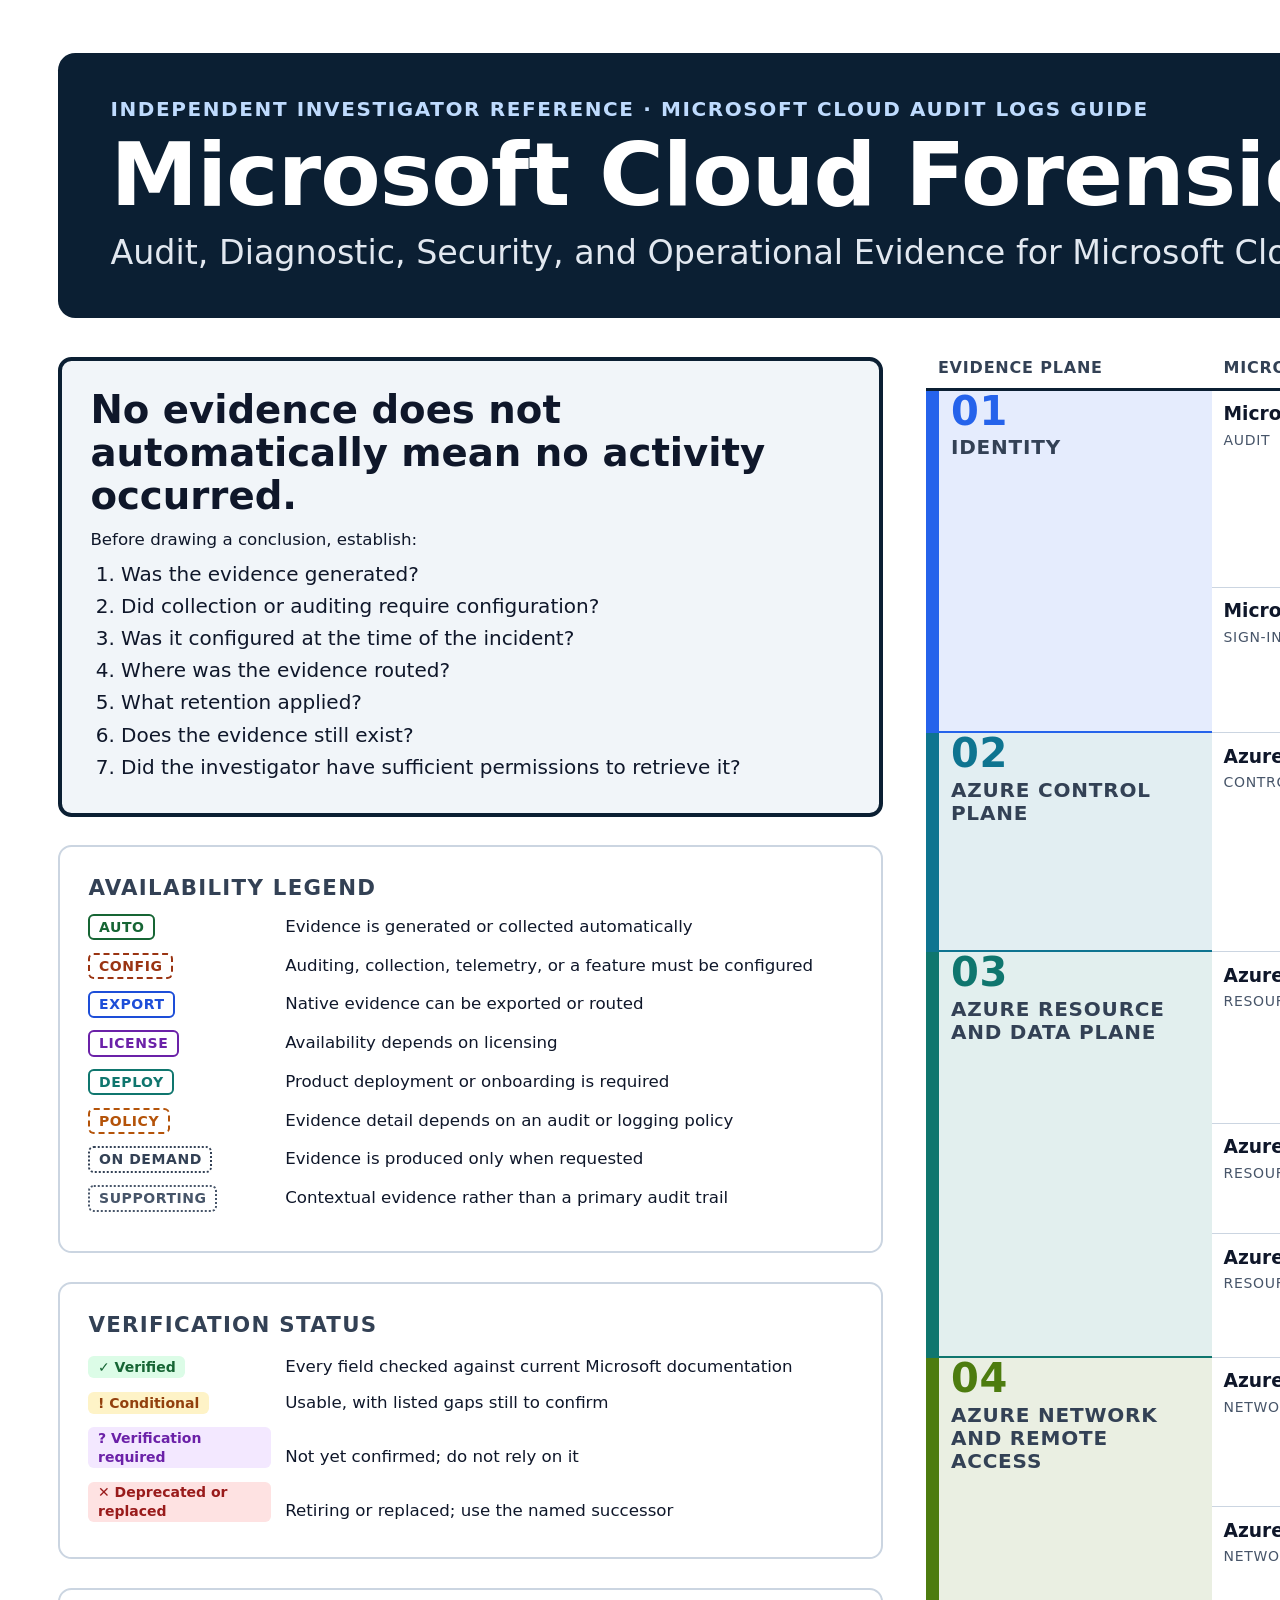
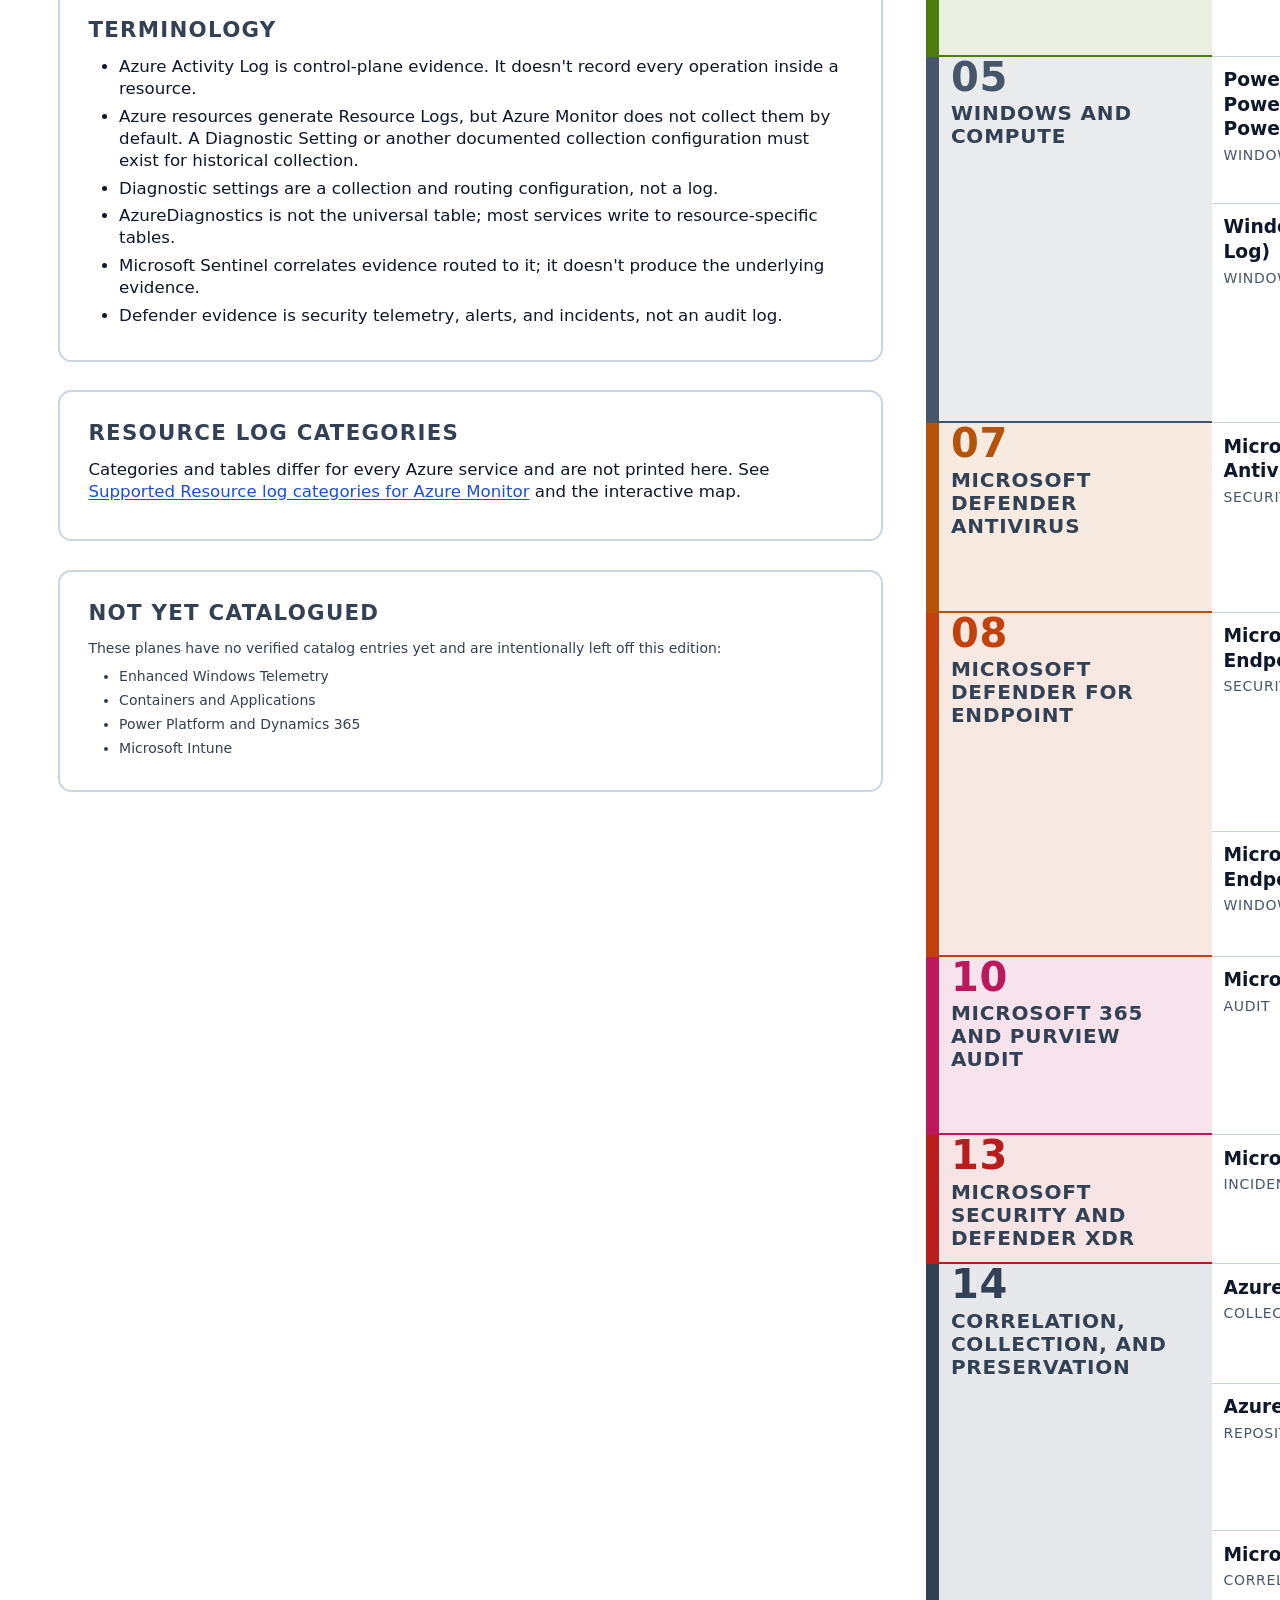
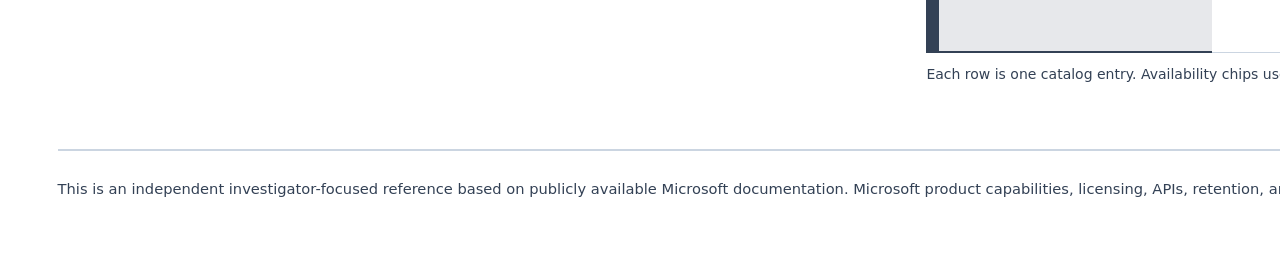
<file: posters/poster-1-evidence-map/poster-1-evidence-map.html>
<!doctype html>
<html lang="en">
<head>
<meta charset="utf-8">
<meta name="viewport" content="width=device-width, initial-scale=1">
<title>Microsoft Cloud Forensic Evidence Map</title>
<style>
:root {
  --ink: #0f172a; --ink-2: #334155; --ink-3: #475569; --rule: #cbd5e1; --paper: #ffffff; --wash: #f1f5f9;
  --head: #0b1f33; --accent: #1d4ed8;
  --ok: #166534; --ok-bg: #dcfce7; --cond: #92400e; --cond-bg: #fef3c7; --dep: #991b1b; --dep-bg: #fee2e2;
  --req: #6b21a8; --req-bg: #f3e8ff;
}
@page { size: 48in 36in; margin: 0; }
* { box-sizing: border-box; }
html, body { margin: 0; padding: 0; background: var(--paper); color: var(--ink); }
body { width: 48in; min-height: 36in; padding: 0.55in 0.6in 0.45in; font-family: "Inter", "Segoe UI", system-ui, sans-serif;
       font-size: 12.5pt; line-height: 1.32; -webkit-print-color-adjust: exact; print-color-adjust: exact; display: flex; flex-direction: column; }
a { color: var(--accent); text-decoration: underline; text-underline-offset: 2px; }
code, .mono { font-family: "Cascadia Mono", "Consolas", "DejaVu Sans Mono", monospace; }
.masthead { display: flex; justify-content: space-between; align-items: flex-end; gap: 1in; padding: 0.45in 0.55in; background: var(--head);
            color: #fff; border-radius: 0.18in; }
.masthead .kicker { margin: 0 0 0.08in; font-size: 15pt; letter-spacing: 0.08em; text-transform: uppercase; color: #bfdbfe; font-weight: 600; }
.masthead h1 { margin: 0; font-size: 66pt; line-height: 1.02; letter-spacing: -0.01em; font-weight: 800; }
.masthead .subtitle { margin: 0.12in 0 0; font-size: 25pt; color: #e2e8f0; font-weight: 500; }
.masthead .meta { max-width: 14in; text-align: right; font-size: 14pt; color: #cbd5e1; }
.masthead .meta .question { font-size: 18pt; color: #fff; font-weight: 600; margin: 0 0 0.12in; }
.layout { display: grid; grid-template-columns: 8.6in 1fr; gap: 0.45in; margin-top: 0.4in; flex: 1; align-items: start; }
.sidebar { display: flex; flex-direction: column; gap: 0.3in; }
.panel { border: 2px solid var(--rule); border-radius: 0.14in; padding: 0.28in 0.3in; background: var(--paper); }
.panel h2 { margin: 0 0 0.12in; font-size: 25pt; line-height: 1.12; }
.panel h3 { margin: 0 0 0.12in; font-size: 16pt; text-transform: uppercase; letter-spacing: 0.06em; color: var(--ink-2); }
.panel p { margin: 0 0 0.1in; }
.panel ol, .panel ul { margin: 0; padding-left: 0.32in; }
.panel li { margin: 0 0 0.06in; }
.panel.alert { border: 4px solid var(--head); background: var(--wash); }
.panel.alert h2 { font-size: 29pt; }
.panel.alert ol { font-size: 15pt; font-weight: 500; }
.legend-row { display: grid; grid-template-columns: 1.9in 1fr; gap: 0.15in; align-items: baseline; margin-bottom: 0.08in; }
.chip { display: inline-block; padding: 0.02in 0.09in; margin: 0 0.04in 0.05in 0; border: 2px solid currentColor; border-radius: 0.06in;
        font-weight: 700; font-size: 10.5pt; letter-spacing: 0.04em; white-space: nowrap; background: #fff; }
.chip-auto { color: #166534; } .chip-config { color: #9a3412; border-style: dashed; } .chip-export { color: #1d4ed8; }
.chip-license { color: #6b21a8; } .chip-deploy { color: #0f766e; } .chip-policy { color: #b45309; border-style: dashed; }
.chip-on-demand { color: #334155; border-style: dotted; } .chip-supporting { color: #475569; border-style: dotted; }
.chip-fmt { color: var(--ink-2); }
.status { display: inline-block; margin-top: 0.06in; padding: 0.02in 0.1in; border-radius: 0.06in; font-size: 10.5pt; font-weight: 700; }
.status-ok { color: var(--ok); background: var(--ok-bg); } .status-cond { color: var(--cond); background: var(--cond-bg); }
.status-dep { color: var(--dep); background: var(--dep-bg); } .status-req { color: var(--req); background: var(--req-bg); }
table { width: 100%; border-collapse: separate; border-spacing: 0; table-layout: fixed; }
th { position: relative; text-align: left; vertical-align: bottom; font-size: 12pt; text-transform: uppercase; letter-spacing: 0.05em;
     color: var(--ink-2); padding: 0 0.12in 0.1in; border-bottom: 3px solid var(--head); }
td { vertical-align: top; padding: 0.12in; border-bottom: 1.5px solid var(--rule); }
td ul { margin: 0; padding-left: 0.2in; } td li { margin: 0 0 0.04in; }
.plane-cell { vertical-align: top; background: color-mix(in srgb, var(--plane) 12%, white); border-left: 0.14in solid var(--plane); border-bottom: 2px solid var(--plane); }
.plane-cell .plane-no { display: block; font-size: 30pt; font-weight: 800; color: var(--plane); line-height: 1; }
.plane-cell .plane-name { display: block; margin-top: 0.06in; font-size: 15pt; font-weight: 700; line-height: 1.15; }
.product { font-size: 14pt; font-weight: 700; }
.etype { display: block; margin-top: 0.04in; font-size: 10.5pt; color: var(--ink-3); text-transform: uppercase; letter-spacing: 0.05em; }
.source { font-size: 14pt; font-weight: 700; line-height: 1.2; }
.small { font-size: 10.5pt; color: var(--ink-2); }
.muted { color: var(--ink-3); }
footer { margin-top: 0.3in; display: flex; justify-content: space-between; gap: 1in; font-size: 11pt; color: var(--ink-2);
         border-top: 2px solid var(--rule); padding-top: 0.14in; }
footer .disclaimer { max-width: 30in; }
.evidence col.c-plane { width: 2.9in; } .evidence col.c-product { width: 3.3in; } .evidence col.c-source { width: 4.1in; }
.evidence col.c-avail { width: 3.7in; } .evidence col.c-where { width: 5.1in; } .evidence col.c-pres { width: 5.9in; }
.evidence col.c-rel { width: 7.6in; } .evidence col.c-learn { width: 4.2in; }
.evidence td.learn a { display: block; margin-bottom: 0.08in; font-weight: 600; }
.evidence td.learn .doc { font-weight: 400; font-size: 11pt; }
</style>
</head><body class="poster poster-1"><header class="masthead">
  <div class="titles">
    <p class="kicker">Independent investigator reference &middot; Microsoft Cloud Audit Logs Guide</p>
    <h1>Microsoft Cloud Forensic Evidence Map</h1>
    <p class="subtitle">Audit, Diagnostic, Security, and Operational Evidence for Microsoft Cloud Investigations</p>
  </div>
  <div class="meta">
    
    <p class="question">What evidence source should an investigator examine, whether it should exist, and when is it relevant?</p>
    <p>18 evidence sources &middot; 13 Microsoft products &middot; 154 official Microsoft references<br>
    Checked against Microsoft Learn on 2026-10-13</p>
  </div>
</header><div class="layout">
<aside class="sidebar">
  <section class="panel alert" aria-labelledby="readiness">
    <h2 id="readiness">No evidence does not automatically mean no activity occurred.</h2>
    <p>Before drawing a conclusion, establish:</p>
    <ol><li>Was the evidence generated?</li><li>Did collection or auditing require configuration?</li><li>Was it configured at the time of the incident?</li><li>Where was the evidence routed?</li><li>What retention applied?</li><li>Does the evidence still exist?</li><li>Did the investigator have sufficient permissions to retrieve it?</li></ol>
  </section>
  <section class="panel" aria-labelledby="legend-availability">
    <h3 id="legend-availability">Availability legend</h3>
    <div class="legend-row"><span><span class="chip chip-auto">AUTO</span></span><span>Evidence is generated or collected automatically</span></div>
<div class="legend-row"><span><span class="chip chip-config">CONFIG</span></span><span>Auditing, collection, telemetry, or a feature must be configured</span></div>
<div class="legend-row"><span><span class="chip chip-export">EXPORT</span></span><span>Native evidence can be exported or routed</span></div>
<div class="legend-row"><span><span class="chip chip-license">LICENSE</span></span><span>Availability depends on licensing</span></div>
<div class="legend-row"><span><span class="chip chip-deploy">DEPLOY</span></span><span>Product deployment or onboarding is required</span></div>
<div class="legend-row"><span><span class="chip chip-policy">POLICY</span></span><span>Evidence detail depends on an audit or logging policy</span></div>
<div class="legend-row"><span><span class="chip chip-on-demand">ON DEMAND</span></span><span>Evidence is produced only when requested</span></div>
<div class="legend-row"><span><span class="chip chip-supporting">SUPPORTING</span></span><span>Contextual evidence rather than a primary audit trail</span></div>
  </section>
  <section class="panel" aria-labelledby="legend-status">
    <h3 id="legend-status">Verification status</h3>
    <div class="legend-row"><span><span class="status status-ok"><span aria-hidden="true">✓</span> Verified</span></span><span>Every field checked against current Microsoft documentation</span></div>
<div class="legend-row"><span><span class="status status-cond"><span aria-hidden="true">!</span> Conditional</span></span><span>Usable, with listed gaps still to confirm</span></div>
<div class="legend-row"><span><span class="status status-req"><span aria-hidden="true">?</span> Verification required</span></span><span>Not yet confirmed; do not rely on it</span></div>
<div class="legend-row"><span><span class="status status-dep"><span aria-hidden="true">✕</span> Deprecated or replaced</span></span><span>Retiring or replaced; use the named successor</span></div>
  </section>
  <section class="panel" aria-labelledby="terms">
    <h3 id="terms">Terminology</h3>
    <ul><li>Azure Activity Log is control-plane evidence. It doesn&#39;t record every operation inside a resource.</li><li>Azure resources generate Resource Logs, but Azure Monitor does not collect them by default. A Diagnostic Setting or another documented collection configuration must exist for historical collection.</li><li>Diagnostic settings are a collection and routing configuration, not a log.</li><li>AzureDiagnostics is not the universal table; most services write to resource-specific tables.</li><li>Microsoft Sentinel correlates evidence routed to it; it doesn&#39;t produce the underlying evidence.</li><li>Defender evidence is security telemetry, alerts, and incidents, not an audit log.</li></ul>
  </section>
  <section class="panel" aria-labelledby="categories">
    <h3 id="categories">Resource Log categories</h3>
    <p>Categories and tables differ for every Azure service and are not printed here. See <a href="https://learn.microsoft.com/azure/azure-monitor/reference/logs-index">Supported Resource log categories for Azure Monitor</a> and the interactive map.</p>
  </section>  <section class="panel" aria-labelledby="planned">
    <h3 id="planned">Not yet catalogued</h3>
    <p class="small">These planes have no verified catalog entries yet and are intentionally left off this edition:</p>
    <ul class="small"><li>Enhanced Windows Telemetry</li><li>Containers and Applications</li><li>Power Platform and Dynamics 365</li><li>Microsoft Intune</li></ul>
  </section></aside><main>
<table class="evidence">
<caption class="small" style="text-align:left;caption-side:bottom;padding-top:0.12in">Each row is one catalog entry. Availability chips use text labels; color is supplementary.</caption>
<colgroup><col class="c-plane"><col class="c-product"><col class="c-source"><col class="c-avail"><col class="c-where"><col class="c-pres"><col class="c-rel"><col class="c-learn"></colgroup>
<thead><tr><th scope="col">Evidence plane</th><th scope="col">Microsoft product</th><th scope="col">Log or evidence source</th><th scope="col">Availability</th><th scope="col">Where to investigate</th><th scope="col">Preservation or destination</th><th scope="col">Investigation relevance</th><th scope="col">Microsoft Learn</th></tr></thead>
<tbody><tr data-entry-id="entra-audit-logs" style="--plane:#2563EB"><th scope="rowgroup" rowspan="2" class="plane-cell"><span class="plane-no" aria-hidden="true">01</span><span class="plane-name">Identity</span></th><td><span class="product">Microsoft Entra ID</span><span class="etype">Audit</span></td><td><div class="source">Audit logs</div><span class="status status-ok"><span aria-hidden="true">✓</span> Verified</span></td><td><span class="chip chip-auto">AUTO</span> <span class="chip chip-license">LICENSE</span> <span class="chip chip-export">EXPORT</span><div class="small">Automatic with limited native retention</div><div class="small">Native retention: 7 days (Microsoft Entra ID Free); 30 days (Microsoft Entra ID P1 or P2)</div></td><td>Microsoft Entra admin center; Microsoft Graph audit logs API; Log Analytics (AuditLogs) when routed by a diagnostic setting.</td><td><ul><li>Microsoft Entra diagnostic setting to a Log Analytics workspace</li><li>Microsoft Entra diagnostic setting to an Azure Storage account (archive)</li><li>Microsoft Entra diagnostic setting to Event Hubs</li><li>Microsoft Purview Audit (Premium) retention for Microsoft Entra audit records (E5-class or Purview Suite licensing)</li><li>Download from the portal as CSV or JSON</li></ul></td><td><ul><li>Who granted a user membership in an administrative group, and when</li><li>What changes were made to an application or service principal</li><li>How many password resets were made in a period</li><li>What operations a specific agent identity performed</li></ul></td><td class="learn"><a href="https://learn.microsoft.com/entra/fundamentals/what-is-entra">Learn: What is Microsoft Entra?</a><span class="doc">Evidence docs: <a href="https://learn.microsoft.com/entra/identity/monitoring-health/concept-audit-logs">Audit logs in Microsoft Entra ID</a></span></td></tr>
<tr data-entry-id="entra-sign-in-logs" style="--plane:#2563EB"><td><span class="product">Microsoft Entra ID</span><span class="etype">Sign-in</span></td><td><div class="source">Sign-in logs</div><span class="status status-cond"><span aria-hidden="true">!</span> Conditional &middot; 1 open gap</span></td><td><span class="chip chip-auto">AUTO</span> <span class="chip chip-license">LICENSE</span> <span class="chip chip-export">EXPORT</span><div class="small">Automatic with limited native retention</div><div class="small">Native retention: 7 days (Microsoft Entra ID Free); 30 days (Microsoft Entra ID P1 or P2)</div></td><td>Microsoft Entra admin center; Microsoft Graph /auditLogs/signIns; Log Analytics sign-in tables when routed.</td><td><ul><li>Microsoft Entra diagnostic setting to a Log Analytics workspace (select each sign-in category)</li><li>Microsoft Entra diagnostic setting to an Azure Storage account (archive)</li><li>Microsoft Entra diagnostic setting to Event Hubs</li></ul></td><td><ul><li>Sign-in pattern of a user: when, from where, with which client and application</li><li>Whether sign-ins succeeded or failed, and which Conditional Access policies applied</li><li>Non-interactive sign-ins made by clients on behalf of a user</li><li>Service principal and managed identity authentication activity</li></ul></td><td class="learn"><a href="https://learn.microsoft.com/entra/fundamentals/what-is-entra">Learn: What is Microsoft Entra?</a><span class="doc">Evidence docs: <a href="https://learn.microsoft.com/entra/identity/monitoring-health/concept-sign-ins">What are Microsoft Entra sign-in logs?</a></span></td></tr>
<tr data-entry-id="azure-activity-log" style="--plane:#0E7490"><th scope="rowgroup" rowspan="1" class="plane-cell"><span class="plane-no" aria-hidden="true">02</span><span class="plane-name">Azure Control Plane</span></th><td><span class="product">Azure Monitor</span><span class="etype">Control plane</span></td><td><div class="source">Azure Activity Log</div><span class="status status-cond"><span aria-hidden="true">!</span> Conditional &middot; 1 open gap</span></td><td><span class="chip chip-auto">AUTO</span> <span class="chip chip-export">EXPORT</span><div class="small">Automatic with limited native retention</div><div class="small">Native retention: 90 days</div></td><td>Azure portal Activity log (Monitor, subscription, resource group, or resource); Activity Log REST API; Log Analytics (AzureActivity) when exported.</td><td><ul><li>Diagnostic setting to a Log Analytics workspace (AzureActivity table; retention up to 12 years)</li><li>Diagnostic setting to an Azure Storage account (insights-activity-logs container, hourly PT1H.json blobs)</li><li>Diagnostic setting to Event Hubs</li><li>Download from the portal as CSV</li></ul></td><td><ul><li>Who created, changed, or deleted an Azure resource, and when</li><li>Changes made through Azure Resource Manager, such as a key vault access policy change</li><li>Which identity initiated a management operation (caller, claims, authorization, caller IP address)</li><li>Deployment errors and operations that share a correlation ID</li><li>Role assignment and custom role definition changes, recorded in the Administrative category</li></ul></td><td class="learn"><a href="https://learn.microsoft.com/azure/azure-monitor/fundamentals/overview">Learn: Azure Monitor overview</a><span class="doc">Evidence docs: <a href="https://learn.microsoft.com/azure/azure-monitor/platform/activity-log">Activity log in Azure Monitor</a></span></td></tr>
<tr data-entry-id="azure-resource-logs" style="--plane:#0F766E"><th scope="rowgroup" rowspan="3" class="plane-cell"><span class="plane-no" aria-hidden="true">03</span><span class="plane-name">Azure Resource and Data Plane</span></th><td><span class="product">Azure Monitor</span><span class="etype">Resource/data plane</span></td><td><div class="source">Azure Resource Logs</div><span class="status status-ok"><span aria-hidden="true">✓</span> Verified</span></td><td><span class="chip chip-config">CONFIG</span> <span class="chip chip-export">EXPORT</span><div class="small">Configuration required</div><div class="small">Native retention: None: not collected or stored by Azure Monitor unless a diagnostic setting routes them</div></td><td>The destination chosen in the resource&#39;s diagnostic setting: Log Analytics workspace, Azure Storage account, Event Hubs, or a partner integration.</td><td><ul><li>Log Analytics workspace (table retention up to 12 years total)</li><li>Azure Storage account (insights-logs-{category} containers, hourly PT1H.json blobs); an immutability policy prevents modification</li><li>Event Hubs</li><li>Azure Monitor partner integrations</li></ul></td><td><ul><li>Data-plane activity inside a resource that the Activity Log does not record</li><li>Request-level detail (caller, operation, result) for resource types whose schema includes it</li></ul></td><td class="learn"><a href="https://learn.microsoft.com/azure/azure-monitor/fundamentals/overview">Learn: Azure Monitor overview</a><span class="doc">Evidence docs: <a href="https://learn.microsoft.com/azure/azure-monitor/platform/resource-logs">Resource logs in Azure Monitor</a></span></td></tr>
<tr data-entry-id="key-vault-audit-event" style="--plane:#0F766E"><td><span class="product">Azure Key Vault</span><span class="etype">Resource/data plane</span></td><td><div class="source">Key Vault resource logs (AuditEvent)</div><span class="status status-cond"><span aria-hidden="true">!</span> Conditional &middot; 1 open gap</span></td><td><span class="chip chip-config">CONFIG</span> <span class="chip chip-export">EXPORT</span><div class="small">Configuration required</div><div class="small">Native retention: None: not collected or stored until a diagnostic setting routes them</div></td><td>The destination of the vault&#39;s diagnostic setting: Log Analytics workspace, Azure Storage account, or Event Hubs.</td><td><ul><li>Diagnostic setting to a Log Analytics workspace</li><li>Diagnostic setting to an Azure Storage account</li><li>Diagnostic setting to Event Hubs</li></ul></td><td><ul><li>Which identity accessed or tried to access a secret, key, or certificate, and when</li><li>Changes to the vault, its access policies, keys, and secrets</li><li>Authentication API requests made to the vault</li></ul></td><td class="learn"><a href="https://learn.microsoft.com/azure/key-vault/general/overview">Learn: About Azure Key Vault</a><span class="doc">Evidence docs: <a href="https://learn.microsoft.com/azure/key-vault/general/logging">Azure Key Vault logging</a></span></td></tr>
<tr data-entry-id="storage-resource-logs" style="--plane:#0F766E"><td><span class="product">Azure Storage</span><span class="etype">Resource/data plane</span></td><td><div class="source">Storage resource logs (StorageRead, StorageWrite, StorageDelete)</div><span class="status status-ok"><span aria-hidden="true">✓</span> Verified</span></td><td><span class="chip chip-config">CONFIG</span> <span class="chip chip-export">EXPORT</span><div class="small">Configuration required</div><div class="small">Native retention: None: not collected or stored until a diagnostic setting routes them</div></td><td>The destination of each service&#39;s diagnostic setting: Log Analytics workspace, Azure Storage account, or Event Hubs.</td><td><ul><li>Diagnostic setting to a Log Analytics workspace</li><li>Diagnostic setting to a separate Azure Storage account</li><li>Diagnostic setting to Event Hubs</li></ul></td><td><ul><li>Which principal or token read, wrote, or deleted data, and when</li><li>How requests were authorized, including unexpected Shared Key, SAS, or anonymous access</li><li>Failed requests: authorization, throttling, network, and time-out errors</li></ul></td><td class="learn"><a href="https://learn.microsoft.com/azure/storage/common/storage-introduction">Learn: Introduction to Azure Storage</a><span class="doc">Evidence docs: <a href="https://learn.microsoft.com/azure/storage/blobs/monitor-blob-storage">Monitor Azure Blob Storage</a></span></td></tr>
<tr data-entry-id="azure-firewall-logs" style="--plane:#4D7C0F"><th scope="rowgroup" rowspan="2" class="plane-cell"><span class="plane-no" aria-hidden="true">04</span><span class="plane-name">Azure Network and Remote Access</span></th><td><span class="product">Azure Firewall</span><span class="etype">Network</span></td><td><div class="source">Azure Firewall resource logs</div><span class="status status-ok"><span aria-hidden="true">✓</span> Verified</span></td><td><span class="chip chip-config">CONFIG</span> <span class="chip chip-export">EXPORT</span><div class="small">Configuration required</div><div class="small">Native retention: None: not collected or stored until a diagnostic setting routes them</div></td><td>The destination of the firewall&#39;s diagnostic setting; Log Analytics resource-specific AZFW* tables.</td><td><ul><li>Diagnostic setting to a Log Analytics workspace (resource-specific mode recommended)</li><li>Diagnostic setting to an Azure Storage account</li><li>Diagnostic setting to Event Hubs</li></ul></td><td><ul><li>Whether traffic between a source and destination was allowed or denied, and by which rule</li><li>Outbound application (FQDN) access through the firewall</li><li>Threat-intelligence and IDPS signature matches</li><li>DNS queries handled by the firewall&#39;s DNS proxy</li></ul></td><td class="learn"><a href="https://learn.microsoft.com/azure/firewall/overview">Learn: What is Azure Firewall?</a><span class="doc">Evidence docs: <a href="https://learn.microsoft.com/azure/firewall/monitor-firewall">Monitor Azure Firewall</a></span></td></tr>
<tr data-entry-id="vnet-flow-logs" style="--plane:#4D7C0F"><td><span class="product">Azure Network Watcher</span><span class="etype">Network</span></td><td><div class="source">Virtual network flow logs</div><span class="status status-cond"><span aria-hidden="true">!</span> Conditional &middot; 2 open gaps</span></td><td><span class="chip chip-config">CONFIG</span> <span class="chip chip-export">EXPORT</span><div class="small">Configuration required</div><div class="small">Native retention: Set per flow log in days on Standard general-purpose v2 storage accounts; 0 keeps data until manually deleted</div></td><td>Azure Storage account (raw flow logs); Log Analytics NTANetAnalytics (traffic analytics output).</td><td><ul><li>Storage account retention set on the flow log (Standard general-purpose v2 accounts)</li><li>Traffic analytics to a Log Analytics workspace</li></ul></td><td><ul><li>Whether a connection between two IP addresses and ports occurred, and whether it was allowed or denied</li><li>Bytes and packets per flow, including stateless flows</li><li>Traffic to private endpoints, recorded at the source VM</li><li>Which network security group or security admin rule allowed or denied a flow</li></ul></td><td class="learn"><a href="https://learn.microsoft.com/azure/network-watcher/network-watcher-overview">Learn: What is Azure Network Watcher?</a><span class="doc">Evidence docs: <a href="https://learn.microsoft.com/azure/network-watcher/vnet-flow-logs-overview">Virtual network flow logs</a></span></td></tr>
<tr data-entry-id="powershell-operational-log" style="--plane:#475569"><th scope="rowgroup" rowspan="2" class="plane-cell"><span class="plane-no" aria-hidden="true">05</span><span class="plane-name">Windows and Compute</span></th><td><span class="product">PowerShell (Windows PowerShell 5.1 and PowerShell 7)</span><span class="etype">Windows event</span></td><td><div class="source">PowerShell Operational logs (script block and module logging)</div><span class="status status-ok"><span aria-hidden="true">✓</span> Verified</span></td><td><span class="chip chip-config">CONFIG</span> <span class="chip chip-policy">POLICY</span> <span class="chip chip-export">EXPORT</span><div class="small">Auditing policy dependent</div><div class="small">Native retention: Size-bound local log. Microsoft troubleshooting guidance for Azure VMs gives 15,728,640 bytes as the default maximum size of Microsoft-Windows-PowerShell/Operational.</div></td><td>On the device: Event Viewer &gt; Applications and Services Logs.</td><td><ul><li>Export to EVTX with wevtutil epl</li><li>Azure Monitor Agent with a data collection rule to a Log Analytics workspace (Event table)</li></ul></td><td><ul><li>Content of PowerShell scripts and commands run on a host, interactively or through automation (4104)</li><li>Cmdlet invocation and parameter binding for modules with logging enabled (4103)</li></ul></td><td class="learn"><a href="https://learn.microsoft.com/powershell/scripting/security/security-features">Learn: PowerShell security features</a><span class="doc">Evidence docs: <a href="https://learn.microsoft.com/powershell/module/microsoft.powershell.core/about/about_logging?view=powershell-5.1">about_Logging (Windows PowerShell 5.1)</a></span></td></tr>
<tr data-entry-id="windows-security-event-log" style="--plane:#475569"><td><span class="product">Windows (Windows Event Log)</span><span class="etype">Windows event</span></td><td><div class="source">Security event log</div><span class="status status-ok"><span aria-hidden="true">✓</span> Verified</span></td><td><span class="chip chip-policy">POLICY</span> <span class="chip chip-export">EXPORT</span><div class="small">Auditing policy dependent</div><div class="small">Native retention: Size-bound local log. Microsoft troubleshooting guidance for Azure VMs gives 20,971,520 bytes as the default maximum size of the Security log.</div></td><td>On the device: Event Viewer (Security log), Get-WinEvent, or an exported EVTX file.</td><td><ul><li>Export to EVTX with wevtutil epl</li><li>Azure Monitor Agent with a data collection rule to a Log Analytics workspace (Event table)</li><li>Microsoft Sentinel &#39;Windows Security Events via AMA&#39; connector (SecurityEvent table)</li></ul></td><td><ul><li>Process execution and command lines on a host, when process creation auditing and command-line inclusion are enabled (4688; 4689 on termination)</li><li>Successful and failed logons (4624, 4625) and account lockouts (4740), according to the audit policy</li><li>Password change and reset attempts (4723, 4724) and user account creation or enablement (4720, 4722)</li><li>Security group creation and changes (4727, 4731, 4735, 4737, 4754, 4755)</li><li>Audit log cleared (1102) and advanced audit policy overwritten (4719)</li></ul></td><td class="learn"><a href="https://learn.microsoft.com/windows-server/identity/ad-ds/plan/security-best-practices/advanced-audit-policy-configuration">Learn: Advanced audit policy</a><span class="doc">Evidence docs: <a href="https://learn.microsoft.com/windows-server/identity/ad-ds/plan/security-best-practices/advanced-audit-policy-configuration">Advanced Audit Policy Configuration</a></span></td></tr>
<tr data-entry-id="defender-av-operational-log" style="--plane:#B45309"><th scope="rowgroup" rowspan="1" class="plane-cell"><span class="plane-no" aria-hidden="true">07</span><span class="plane-name">Microsoft Defender Antivirus</span></th><td><span class="product">Microsoft Defender Antivirus</span><span class="etype">Security telemetry</span></td><td><div class="source">Microsoft-Windows-Windows Defender/Operational event log</div><span class="status status-ok"><span aria-hidden="true">✓</span> Verified</span></td><td><span class="chip chip-auto">AUTO</span> <span class="chip chip-export">EXPORT</span><div class="small">Automatic</div><div class="small">Native retention: Size-bound local log; default size not documented in reviewed sources</div></td><td>On the device: Event Viewer &gt; Applications and Services Logs &gt; Microsoft &gt; Windows &gt; Windows Defender &gt; Operational.</td><td><ul><li>Export to EVTX with wevtutil epl</li><li>Azure Monitor Agent with a data collection rule to a Log Analytics workspace (Event table); select the Microsoft-Windows-Windows Defender/Operational channel with a custom filter</li><li>On onboarded devices, Defender for Endpoint telemetry (DeviceEvents in advanced hunting) and alerts</li></ul></td><td><ul><li>Malware detections and the action taken: 1116 (detection) and 1117 (action), with threat name, path, detection origin and source, user, and process</li><li>Scans started, finished, or cancelled (1000, 1001, 1002)</li><li>Defender Antivirus configuration changes (5007) and scanning disabled (5010)</li><li>Detections that were allowed rather than remediated (1117 with an Allow action)</li></ul></td><td class="learn"><a href="https://learn.microsoft.com/defender-endpoint/microsoft-defender-antivirus-windows">Learn: Microsoft Defender Antivirus overview</a><span class="doc">Evidence docs: <a href="https://learn.microsoft.com/defender-endpoint/troubleshoot-microsoft-defender-antivirus">Review event logs and error codes to troubleshoot issues with Microsoft Defender Antivirus</a></span></td></tr>
<tr data-entry-id="mde-device-telemetry" style="--plane:#C2410C"><th scope="rowgroup" rowspan="2" class="plane-cell"><span class="plane-no" aria-hidden="true">08</span><span class="plane-name">Microsoft Defender for Endpoint</span></th><td><span class="product">Microsoft Defender for Endpoint</span><span class="etype">Security telemetry</span></td><td><div class="source">Advanced hunting device tables (endpoint telemetry)</div><span class="status status-ok"><span aria-hidden="true">✓</span> Verified</span></td><td><span class="chip chip-deploy">DEPLOY</span> <span class="chip chip-license">LICENSE</span> <span class="chip chip-export">EXPORT</span><div class="small">Deployment dependent</div><div class="small">Native retention: Advanced hunting returns data from the past 30 days</div></td><td>Microsoft Defender portal (advanced hunting); Microsoft Graph security API (runHuntingQuery).</td><td><ul><li>Onboard a Microsoft Sentinel workspace and configure analytics-tier retention for supported Defender XDR tables</li><li>Microsoft Defender Streaming API</li><li>Defender for Endpoint Raw Data Streaming API</li></ul></td><td><ul><li>Process creation and command lines on onboarded devices (DeviceProcessEvents)</li><li>Network connections (DeviceNetworkEvents), file system events (DeviceFileEvents), and registry changes (DeviceRegistryEvents)</li><li>Sign-ins and other authentication events on devices (DeviceLogonEvents) and DLL loading (DeviceImageLoadEvents)</li><li>Security-control events such as Defender Antivirus and exploit protection (DeviceEvents)</li><li>Hunting across devices over the last 30 days of raw endpoint signals</li></ul></td><td class="learn"><a href="https://learn.microsoft.com/defender-endpoint/microsoft-defender-endpoint">Learn: Microsoft Defender for Endpoint overview</a><span class="doc">Evidence docs: <a href="https://learn.microsoft.com/defender-xdr/advanced-hunting-overview">Proactively hunt for threats with advanced hunting in Microsoft Defender</a></span></td></tr>
<tr data-entry-id="mde-sense-operational-log" style="--plane:#C2410C"><td><span class="product">Microsoft Defender for Endpoint</span><span class="etype">Windows event</span></td><td><div class="source">Microsoft-Windows-SENSE/Operational event log</div><span class="status status-ok"><span aria-hidden="true">✓</span> Verified</span></td><td><span class="chip chip-deploy">DEPLOY</span> <span class="chip chip-supporting">SUPPORTING</span><div class="small">Deployment dependent</div><div class="small">Native retention: Size-bound local log; default size not documented in reviewed sources</div></td><td>On the device: Event Viewer &gt; Applications and Services Logs &gt; Microsoft &gt; Windows &gt; SENSE &gt; Operational.</td><td><ul><li>Export to EVTX with wevtutil epl</li><li>Azure Monitor Agent with a data collection rule to a Log Analytics workspace (Event table)</li></ul></td><td><ul><li>Whether the sensor was running and connected during a period: started (1), shut down (2), failed to start (3), contacted the server (4), failed to connect (5)</li><li>Onboarding failures, such as missing or unreadable onboarding parameters (6, 7)</li></ul></td><td class="learn"><a href="https://learn.microsoft.com/defender-endpoint/microsoft-defender-endpoint">Learn: Microsoft Defender for Endpoint overview</a><span class="doc">Evidence docs: <a href="https://learn.microsoft.com/defender-endpoint/event-error-codes">Review events and errors using Event Viewer</a></span></td></tr>
<tr data-entry-id="purview-unified-audit-log" style="--plane:#BE185D"><th scope="rowgroup" rowspan="1" class="plane-cell"><span class="plane-no" aria-hidden="true">10</span><span class="plane-name">Microsoft 365 and Purview Audit</span></th><td><span class="product">Microsoft Purview Audit</span><span class="etype">Audit</span></td><td><div class="source">Unified audit log</div><span class="status status-cond"><span aria-hidden="true">!</span> Conditional &middot; 1 open gap</span></td><td><span class="chip chip-auto">AUTO</span> <span class="chip chip-license">LICENSE</span> <span class="chip chip-policy">POLICY</span> <span class="chip chip-export">EXPORT</span><div class="small">Automatic</div><div class="small">Native retention: 180 days (Audit Standard); 1 year by default for Microsoft Entra ID, Exchange, OneDrive, and SharePoint records of Audit (Premium) users</div></td><td>Microsoft Purview portal (Audit search tool); Exchange Online PowerShell; Office 365 Management Activity API; Microsoft Graph Audit Search API.</td><td><ul><li>Audit (Premium) retention policies (up to 1 year; 10 years with the add-on)</li><li>Export search results to CSV</li><li>Office 365 Management Activity API to keep data longer than the default retention in another store</li></ul></td><td><ul><li>Which user or admin performed an activity in Exchange Online, SharePoint, OneDrive, Teams, Power BI, or Microsoft Entra ID, and when</li><li>Activity by user, IP address, object, site, operation, or record type</li></ul></td><td class="learn"><a href="https://learn.microsoft.com/purview/audit-solutions-overview">Learn: Auditing solutions in Microsoft Purview</a><span class="doc">Evidence docs: <a href="https://learn.microsoft.com/purview/audit-search">Search the audit log</a></span></td></tr>
<tr data-entry-id="defender-xdr-incidents-alerts" style="--plane:#B91C1C"><th scope="rowgroup" rowspan="1" class="plane-cell"><span class="plane-no" aria-hidden="true">13</span><span class="plane-name">Microsoft Security and Defender XDR</span></th><td><span class="product">Microsoft Defender XDR</span><span class="etype">Incident</span></td><td><div class="source">Incidents and alerts</div><span class="status status-ok"><span aria-hidden="true">✓</span> Verified</span></td><td><span class="chip chip-license">LICENSE</span> <span class="chip chip-deploy">DEPLOY</span> <span class="chip chip-export">EXPORT</span><div class="small">Licensing dependent</div><div class="small">Native retention: Alerts are returned within the environment&#39;s retention policy; a fixed value is not documented in reviewed sources</div></td><td>Microsoft Defender portal (incidents and alerts); Microsoft Graph /security/incidents and /security/alerts_v2.</td><td><ul><li>Microsoft Defender XDR connector for Microsoft Sentinel (streams incidents, alerts, and advanced hunting events)</li><li>Microsoft Defender Streaming API</li><li>Export API results as JSON</li></ul></td><td><ul><li>Which detections fired, on which devices, users, and mailboxes, and how they were grouped into an incident</li><li>Incident classification, determination, severity, status, and assignment</li></ul></td><td class="learn"><a href="https://learn.microsoft.com/defender-xdr/microsoft-365-defender">Learn: What is Microsoft Defender XDR?</a><span class="doc">Evidence docs: <a href="https://learn.microsoft.com/graph/api/security-list-incidents?view=graph-rest-1.0">List incidents</a></span></td></tr>
<tr data-entry-id="azure-diagnostic-settings" style="--plane:#334155"><th scope="rowgroup" rowspan="3" class="plane-cell"><span class="plane-no" aria-hidden="true">14</span><span class="plane-name">Correlation, Collection, and Preservation</span></th><td><span class="product">Azure Monitor</span><span class="etype">Collection configuration</span></td><td><div class="source">Diagnostic Settings</div><span class="status status-cond"><span aria-hidden="true">!</span> Conditional &middot; 1 open gap</span></td><td><span class="chip chip-config">CONFIG</span><div class="small">Configuration required</div><div class="small">Native retention: Not applicable (configuration object)</div></td><td>Azure portal (resource &gt; Diagnostic settings); Az PowerShell; Microsoft Entra admin center for Microsoft Entra logs.</td><td></td><td><ul><li>Whether a resource&#39;s logs were being collected, which categories, and to which destination; establish this before concluding that missing logs mean no activity</li><li>Which collection mode (AzureDiagnostics or resource-specific) applies, and therefore which tables to query</li></ul></td><td class="learn"><a href="https://learn.microsoft.com/azure/azure-monitor/fundamentals/overview">Learn: Azure Monitor overview</a><span class="doc">Evidence docs: <a href="https://learn.microsoft.com/azure/azure-monitor/platform/diagnostic-settings">Diagnostic settings in Azure Monitor</a></span></td></tr>
<tr data-entry-id="log-analytics-workspace" style="--plane:#334155"><td><span class="product">Azure Monitor</span><span class="etype">Repository</span></td><td><div class="source">Log Analytics workspace (Azure Monitor Logs)</div><span class="status status-cond"><span aria-hidden="true">!</span> Conditional &middot; 1 open gap</span></td><td><span class="chip chip-config">CONFIG</span><div class="small">Configuration required</div><div class="small">Native retention: Analytics tables: 30 days by default (some log tables 90 days); analytics retention up to 2 years; total retention up to 12 years</div></td><td>Azure portal (Log Analytics); Az PowerShell; Microsoft Defender portal advanced hunting when the workspace is onboarded to Microsoft Sentinel.</td><td><ul><li>Analytics retention per table, up to 2 years</li><li>Total (long-term) retention per table, up to 12 years; retrieve older data with search jobs</li></ul></td><td><ul><li>Correlating routed evidence from several sources with KQL in one place</li><li>Establishing which time range each table actually holds before drawing conclusions</li></ul></td><td class="learn"><a href="https://learn.microsoft.com/azure/azure-monitor/fundamentals/overview">Learn: Azure Monitor overview</a><span class="doc">Evidence docs: <a href="https://learn.microsoft.com/azure/azure-monitor/logs/log-analytics-workspace-overview">Log Analytics workspace overview</a></span></td></tr>
<tr data-entry-id="sentinel-siem" style="--plane:#334155"><td><span class="product">Microsoft Sentinel</span><span class="etype">Correlation layer</span></td><td><div class="source">Microsoft Sentinel analytics, alerts, and incidents</div><span class="status status-cond"><span aria-hidden="true">!</span> Conditional &middot; 1 open gap</span></td><td><span class="chip chip-deploy">DEPLOY</span> <span class="chip chip-config">CONFIG</span><div class="small">Deployment dependent</div><div class="small">Native retention: Governed by the underlying Log Analytics workspace and table settings</div></td><td>Microsoft Defender portal (Sentinel in the Defender portal); Azure portal until March 31, 2027; Microsoft Graph alerts_v2 filtered on serviceSource &#39;microsoftSentinel&#39;.</td><td><ul><li>Workspace table retention (analytics and long-term)</li><li>Microsoft Sentinel data lake tier</li></ul></td><td><ul><li>Which analytics rules fired and which entities they involved, as a pointer back to the original evidence records</li><li>Cross-source correlation over evidence routed into the workspace</li></ul></td><td class="learn"><a href="https://learn.microsoft.com/azure/sentinel/overview">Learn: What is Microsoft Sentinel?</a><span class="doc">Evidence docs: <a href="https://learn.microsoft.com/azure/sentinel/overview">What is Microsoft Sentinel security information and event management (SIEM)?</a></span></td></tr>
</tbody></table></main></div><footer>
  <p class="disclaimer">This is an independent investigator-focused reference based on publicly available Microsoft documentation. Microsoft product capabilities, licensing, APIs, retention, and log schemas can change. Always verify current behavior in official Microsoft documentation. Not an official Microsoft publication.</p>
  <p>Poster 1: Evidence Map &middot; generated 2026-10-13 from data/evidence-catalog.json (schema 1.0.0)</p>
</footer></body></html>
</file>
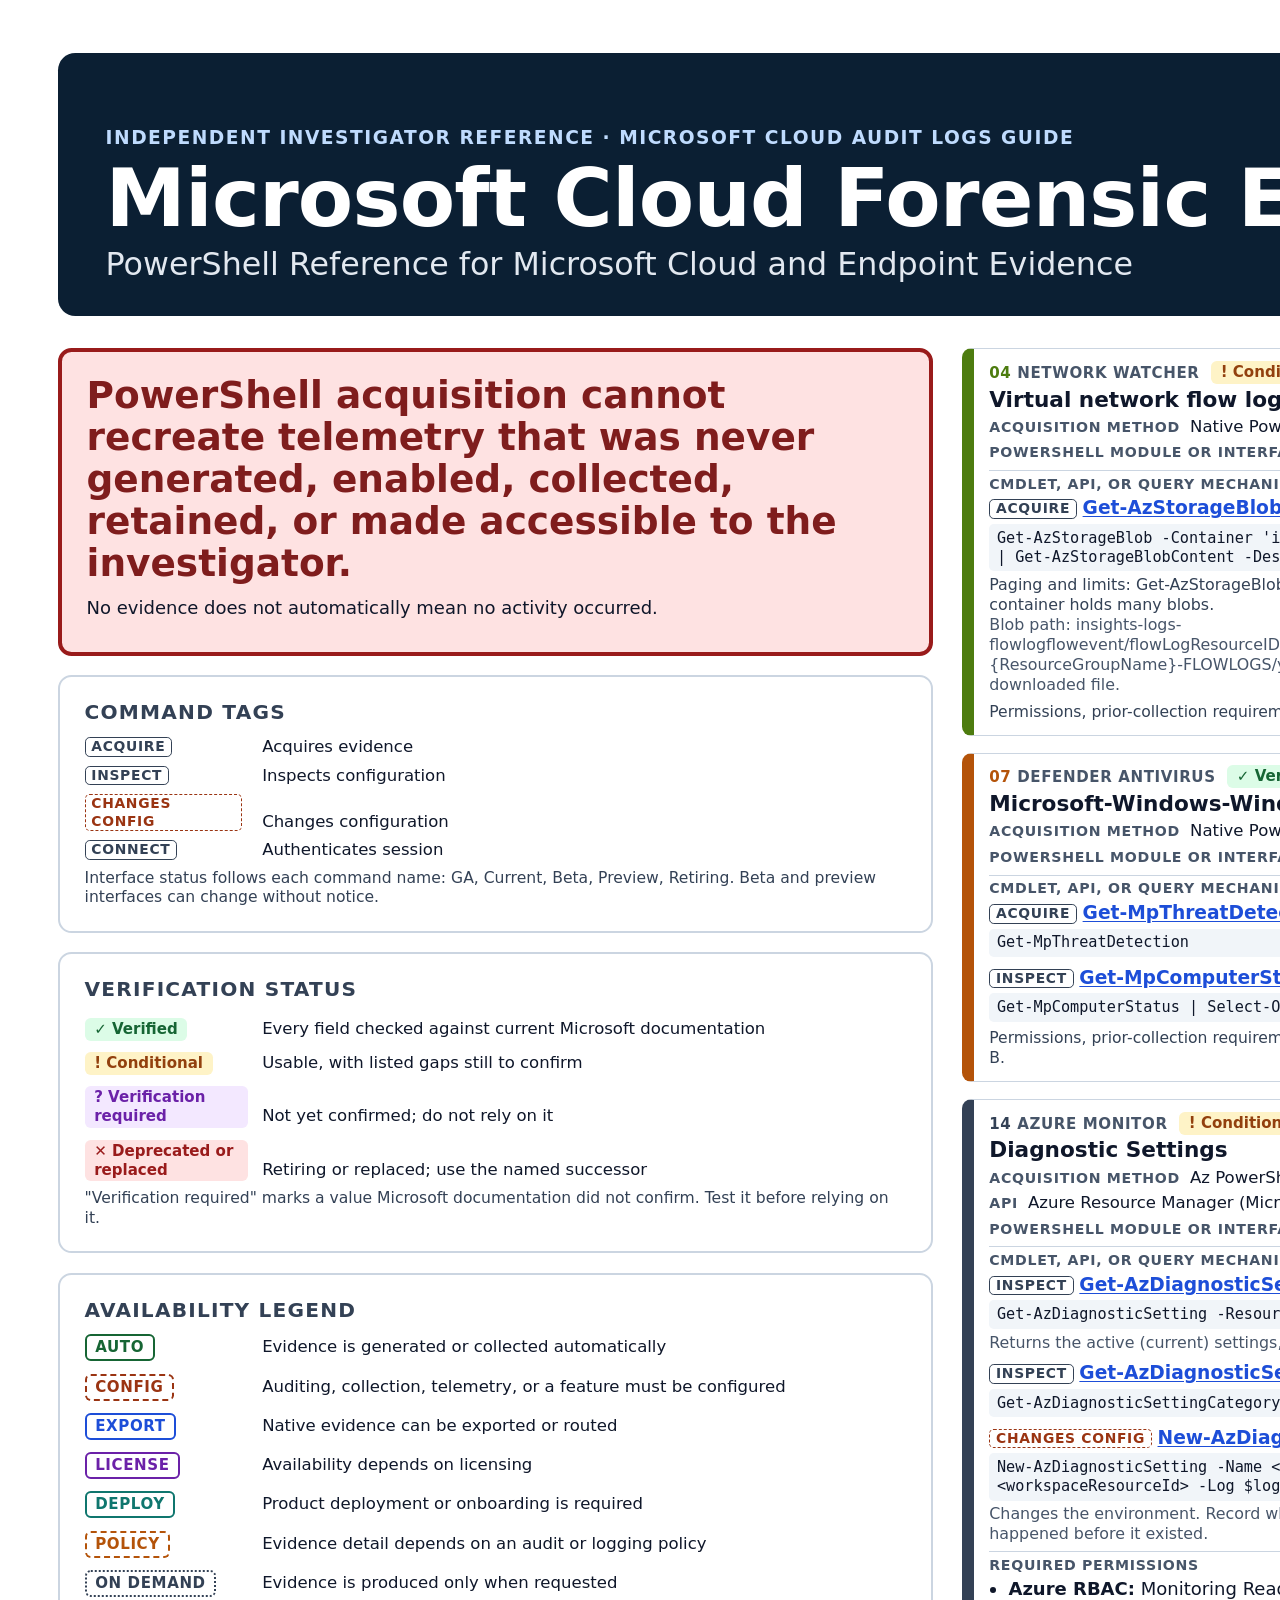
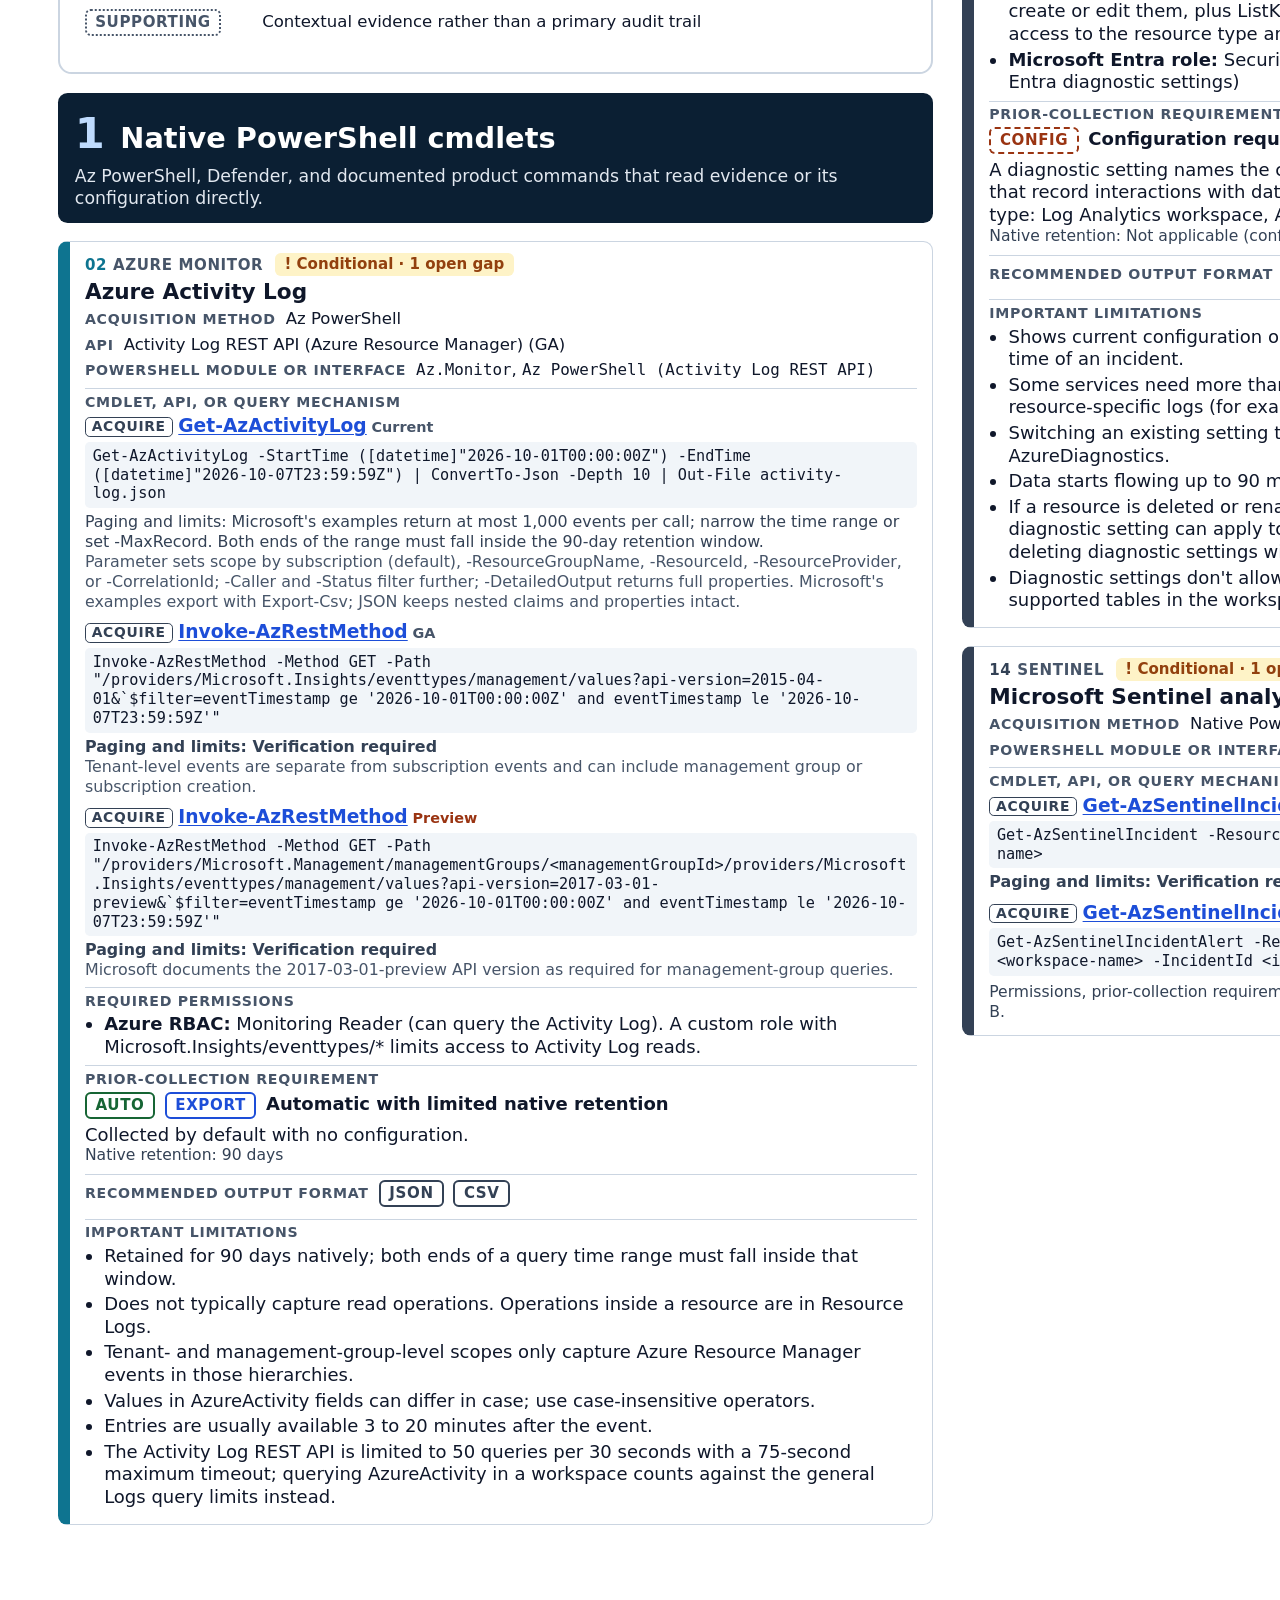
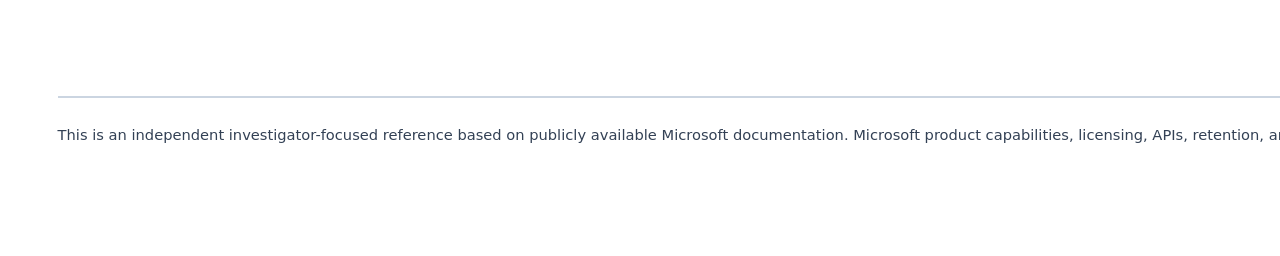
<file: posters/poster-2-powershell-acquisition/poster-2a-powershell-acquisition.html>
<!doctype html>
<html lang="en">
<head>
<meta charset="utf-8">
<meta name="viewport" content="width=device-width, initial-scale=1">
<title>Microsoft Cloud Forensic Evidence Acquisition (Sheet A)</title>
<style>
:root {
  --ink: #0f172a; --ink-2: #334155; --ink-3: #475569; --rule: #cbd5e1; --paper: #ffffff; --wash: #f1f5f9;
  --head: #0b1f33; --accent: #1d4ed8;
  --ok: #166534; --ok-bg: #dcfce7; --cond: #92400e; --cond-bg: #fef3c7; --dep: #991b1b; --dep-bg: #fee2e2;
  --req: #6b21a8; --req-bg: #f3e8ff;
}
@page { size: 48in 36in; margin: 0; }
* { box-sizing: border-box; }
html, body { margin: 0; padding: 0; background: var(--paper); color: var(--ink); }
body { width: 48in; min-height: 36in; padding: 0.55in 0.6in 0.45in; font-family: "Inter", "Segoe UI", system-ui, sans-serif;
       font-size: 12.5pt; line-height: 1.32; -webkit-print-color-adjust: exact; print-color-adjust: exact; display: flex; flex-direction: column; }
a { color: var(--accent); text-decoration: underline; text-underline-offset: 2px; }
code, .mono { font-family: "Cascadia Mono", "Consolas", "DejaVu Sans Mono", monospace; }
.masthead { display: flex; justify-content: space-between; align-items: flex-end; gap: 1in; padding: 0.45in 0.55in; background: var(--head);
            color: #fff; border-radius: 0.18in; }
.masthead .kicker { margin: 0 0 0.08in; font-size: 15pt; letter-spacing: 0.08em; text-transform: uppercase; color: #bfdbfe; font-weight: 600; }
.masthead h1 { margin: 0; font-size: 66pt; line-height: 1.02; letter-spacing: -0.01em; font-weight: 800; }
.masthead .subtitle { margin: 0.12in 0 0; font-size: 25pt; color: #e2e8f0; font-weight: 500; }
.masthead .meta { max-width: 14in; text-align: right; font-size: 14pt; color: #cbd5e1; }
.masthead .meta .question { font-size: 18pt; color: #fff; font-weight: 600; margin: 0 0 0.12in; }
.layout { display: grid; grid-template-columns: 8.6in 1fr; gap: 0.45in; margin-top: 0.4in; flex: 1; align-items: start; }
.sidebar { display: flex; flex-direction: column; gap: 0.3in; }
.panel { border: 2px solid var(--rule); border-radius: 0.14in; padding: 0.28in 0.3in; background: var(--paper); }
.panel h2 { margin: 0 0 0.12in; font-size: 25pt; line-height: 1.12; }
.panel h3 { margin: 0 0 0.12in; font-size: 16pt; text-transform: uppercase; letter-spacing: 0.06em; color: var(--ink-2); }
.panel p { margin: 0 0 0.1in; }
.panel ol, .panel ul { margin: 0; padding-left: 0.32in; }
.panel li { margin: 0 0 0.06in; }
.panel.alert { border: 4px solid var(--head); background: var(--wash); }
.panel.alert h2 { font-size: 29pt; }
.panel.alert ol { font-size: 15pt; font-weight: 500; }
.legend-row { display: grid; grid-template-columns: 1.9in 1fr; gap: 0.15in; align-items: baseline; margin-bottom: 0.08in; }
.chip { display: inline-block; padding: 0.02in 0.09in; margin: 0 0.04in 0.05in 0; border: 2px solid currentColor; border-radius: 0.06in;
        font-weight: 700; font-size: 10.5pt; letter-spacing: 0.04em; white-space: nowrap; background: #fff; }
.chip-auto { color: #166534; } .chip-config { color: #9a3412; border-style: dashed; } .chip-export { color: #1d4ed8; }
.chip-license { color: #6b21a8; } .chip-deploy { color: #0f766e; } .chip-policy { color: #b45309; border-style: dashed; }
.chip-on-demand { color: #334155; border-style: dotted; } .chip-supporting { color: #475569; border-style: dotted; }
.chip-fmt { color: var(--ink-2); }
.status { display: inline-block; margin-top: 0.06in; padding: 0.02in 0.1in; border-radius: 0.06in; font-size: 10.5pt; font-weight: 700; }
.status-ok { color: var(--ok); background: var(--ok-bg); } .status-cond { color: var(--cond); background: var(--cond-bg); }
.status-dep { color: var(--dep); background: var(--dep-bg); } .status-req { color: var(--req); background: var(--req-bg); }
table { width: 100%; border-collapse: separate; border-spacing: 0; table-layout: fixed; }
th { position: relative; text-align: left; vertical-align: bottom; font-size: 12pt; text-transform: uppercase; letter-spacing: 0.05em;
     color: var(--ink-2); padding: 0 0.12in 0.1in; border-bottom: 3px solid var(--head); }
td { vertical-align: top; padding: 0.12in; border-bottom: 1.5px solid var(--rule); }
td ul { margin: 0; padding-left: 0.2in; } td li { margin: 0 0 0.04in; }
.plane-cell { vertical-align: top; background: color-mix(in srgb, var(--plane) 12%, white); border-left: 0.14in solid var(--plane); border-bottom: 2px solid var(--plane); }
.plane-cell .plane-no { display: block; font-size: 30pt; font-weight: 800; color: var(--plane); line-height: 1; }
.plane-cell .plane-name { display: block; margin-top: 0.06in; font-size: 15pt; font-weight: 700; line-height: 1.15; }
.product { font-size: 14pt; font-weight: 700; }
.etype { display: block; margin-top: 0.04in; font-size: 10.5pt; color: var(--ink-3); text-transform: uppercase; letter-spacing: 0.05em; }
.source { font-size: 14pt; font-weight: 700; line-height: 1.2; }
.small { font-size: 10.5pt; color: var(--ink-2); }
.muted { color: var(--ink-3); }
footer { margin-top: 0.3in; display: flex; justify-content: space-between; gap: 1in; font-size: 11pt; color: var(--ink-2);
         border-top: 2px solid var(--rule); padding-top: 0.14in; }
footer .disclaimer { max-width: 30in; }
body { font-size: 13.5pt; line-height: 1.26; }
.p2main { margin-top: 0.34in; }
.flow { column-count: 5; column-gap: 0.3in; column-fill: balance; height: 30.4in; }
.flow > .panel { break-inside: avoid; margin: 0 0 0.2in; }
.flow .panel h3 { font-size: 15.1pt; }
.flow .legend-row { grid-template-columns: 1.7in 1fr; font-size: 12.4pt; }
.flow .panel p.small { margin: 0.08in 0 0; }
.masthead { padding: 0.32in 0.5in; }
.masthead h1 { font-size: 60.5pt; }
.masthead .subtitle { font-size: 23.8pt; margin-top: 0.06in; }
.masthead .kicker { font-size: 14.0pt; }
.masthead .sheet { margin: 0 0 0.06in; display: inline-block; padding: 0.05in 0.16in; border: 2px solid #bfdbfe; border-radius: 0.08in;
                   font-size: 19.4pt; font-weight: 700; color: #fff; }
.masthead .sheet-paths { margin: 0 0 0.12in; font-size: 14.0pt; color: #e2e8f0; }
.masthead .meta { max-width: 17in; }
.path-head { break-inside: avoid; break-after: avoid; margin: 0 0 0.18in; padding: 0.14in 0.18in; background: var(--head); color: #fff; border-radius: 0.1in; }
.path-head .path-title { display: flex; align-items: baseline; gap: 0.16in; }
.path-head .no { font-size: 32.4pt; font-weight: 800; color: #bfdbfe; }
.path-head h2 { margin: 0; font-size: 21.6pt; line-height: 1.12; }
.path-head p { margin: 0.06in 0 0; color: #e2e8f0; font-size: 13.0pt; }
.shared { margin-top: 0.12in; padding: 0.1in 0.14in; background: #fff; color: var(--ink); border-radius: 0.07in; font-size: 12.4pt; }
.shared .label { font-size: 10.8pt; font-weight: 700; text-transform: uppercase; letter-spacing: 0.05em; color: var(--ink-3); }
.shared .sublabel { margin-top: 0.06in; font-weight: 700; font-size: 11.9pt; }
.shared ul { margin: 0; padding-left: 0.2in; } .shared li { margin-bottom: 0.03in; }
.card { break-inside: avoid; margin: 0 0 0.18in; border: 1.5px solid var(--rule); border-left: 0.13in solid var(--plane); border-radius: 0.1in;
        padding: 0.12in 0.16in 0.13in; background: #fff; }
.card .meta { margin-top: 0.05in; font-size: 12.4pt; }
.card .meta .k { font-size: 10.6pt; font-weight: 700; text-transform: uppercase; letter-spacing: 0.05em; color: var(--ink-3); margin-right: 0.05in; }
.card .meta .mono { font-size: 11.9pt; }
.card .meta.out { margin-top: 0.09in; border-top: 1px solid var(--rule); padding-top: 0.05in; }
.card-kicker .status { margin: 0 0 0 0.06in; text-transform: none; letter-spacing: 0; vertical-align: 1px; }
.card-kicker { font-size: 11.3pt; font-weight: 600; color: var(--ink-3); text-transform: uppercase; letter-spacing: 0.04em; }
.card-kicker .plane-no { color: var(--plane); font-weight: 800; }
.card .source { margin: 0.03in 0 0; font-size: 16.2pt; line-height: 1.18; }
.card .field { margin-top: 0.07in; }
.card .label { font-size: 10.6pt; font-weight: 700; text-transform: uppercase; letter-spacing: 0.05em; color: var(--ink-3); margin-bottom: 0.03in;
               border-top: 1px solid var(--rule); padding-top: 0.05in; }
.card ul { margin: 0; padding-left: 0.2in; } .card li { margin-bottom: 0.03in; }
.card .see { margin: 0.08in 0 0; }
.cmd { margin: 0 0 0.09in; }
.cmd:last-child { margin-bottom: 0; }
.cmd .name { font-weight: 700; font-size: 14.0pt; }
.cmd code { display: block; margin: 0.04in 0; padding: 0.05in 0.08in; background: var(--wash); border-radius: 0.05in; font-size: 11.4pt;
            line-height: 1.24; white-space: pre-wrap; word-break: break-word; }
.tag { display: inline-block; margin-right: 0.06in; padding: 0 0.06in; border: 1.5px solid var(--ink-2); border-radius: 0.05in;
       font-size: 10.4pt; font-weight: 700; letter-spacing: 0.05em; color: var(--ink-2); vertical-align: 1px; }
.tag-changes-config { color: #9a3412; border-color: #9a3412; border-style: dashed; }
.api { display: inline-block; margin-left: 0.05in; font-size: 10.8pt; font-weight: 700; color: var(--ink-3); }
.api-beta, .api-preview { color: #9a3412; } .api-retiring, .api-retired { color: var(--dep); }
.cmd .paging, .cmd .note { font-size: 11.9pt; color: var(--ink-2); } .cmd .note { color: var(--ink-3); }
.unverified { color: var(--req); font-weight: 700; }
.chip { font-size: 11.3pt; }
.status { font-size: 11.3pt; margin-top: 0.04in; }
.small { font-size: 11.7pt; }
.panel { padding: 0.24in 0.26in; }
.panel.warning { border: 4px solid var(--dep); background: var(--dep-bg); }
.panel.warning h2 { font-size: 28.1pt; color: #7f1d1d; }
.panel.note-panel { border-style: dashed; font-size: 12.4pt; }
.panel.note-panel p { margin: 0; }
</style>
</head><body class="poster poster-2 sheet-a"><header class="masthead">
  <div class="titles">
    <p class="kicker">Independent investigator reference &middot; Microsoft Cloud Audit Logs Guide</p>
    <h1>Microsoft Cloud Forensic Evidence Acquisition</h1>
    <p class="subtitle">PowerShell Reference for Microsoft Cloud and Endpoint Evidence</p>
  </div>
  <div class="meta">
    <p class="sheet">Sheet A of 2 &middot; Azure PowerShell and Azure Monitor</p><p class="sheet-paths">1. Native PowerShell cmdlets &middot; 3. Azure Monitor and KQL</p>
    <p class="question">How can an investigator acquire or query each Microsoft evidence source with PowerShell?</p>
    <p>11 evidence sources &middot; 8 Microsoft products &middot; 154 official Microsoft references<br>
    Checked against Microsoft Learn on 2026-10-13</p>
  </div>
</header><main class="p2main"><div class="flow"><section class="panel warning"><h2>PowerShell acquisition cannot recreate telemetry that was never generated, enabled, collected, retained, or made accessible to the investigator.</h2><p>No evidence does not automatically mean no activity occurred.</p></section>
<section class="panel"><h3>Command tags</h3><div class="legend-row"><span><span class="tag tag-acquire">ACQUIRE</span></span><span>Acquires evidence</span></div>
<div class="legend-row"><span><span class="tag tag-inspect">INSPECT</span></span><span>Inspects configuration</span></div>
<div class="legend-row"><span><span class="tag tag-changes-config">CHANGES CONFIG</span></span><span>Changes configuration</span></div>
<div class="legend-row"><span><span class="tag tag-connect">CONNECT</span></span><span>Authenticates session</span></div><p class="small">Interface status follows each command name: GA, Current, Beta, Preview, Retiring. Beta and preview interfaces can change without notice.</p></section>
<section class="panel"><h3>Verification status</h3><div class="legend-row"><span><span class="status status-ok"><span aria-hidden="true">✓</span> Verified</span></span><span>Every field checked against current Microsoft documentation</span></div>
<div class="legend-row"><span><span class="status status-cond"><span aria-hidden="true">!</span> Conditional</span></span><span>Usable, with listed gaps still to confirm</span></div>
<div class="legend-row"><span><span class="status status-req"><span aria-hidden="true">?</span> Verification required</span></span><span>Not yet confirmed; do not rely on it</span></div>
<div class="legend-row"><span><span class="status status-dep"><span aria-hidden="true">✕</span> Deprecated or replaced</span></span><span>Retiring or replaced; use the named successor</span></div><p class="small">"Verification required" marks a value Microsoft documentation did not confirm. Test it before relying on it.</p></section>
<section class="panel"><h3>Availability legend</h3><div class="legend-row"><span><span class="chip chip-auto">AUTO</span></span><span>Evidence is generated or collected automatically</span></div>
<div class="legend-row"><span><span class="chip chip-config">CONFIG</span></span><span>Auditing, collection, telemetry, or a feature must be configured</span></div>
<div class="legend-row"><span><span class="chip chip-export">EXPORT</span></span><span>Native evidence can be exported or routed</span></div>
<div class="legend-row"><span><span class="chip chip-license">LICENSE</span></span><span>Availability depends on licensing</span></div>
<div class="legend-row"><span><span class="chip chip-deploy">DEPLOY</span></span><span>Product deployment or onboarding is required</span></div>
<div class="legend-row"><span><span class="chip chip-policy">POLICY</span></span><span>Evidence detail depends on an audit or logging policy</span></div>
<div class="legend-row"><span><span class="chip chip-on-demand">ON DEMAND</span></span><span>Evidence is produced only when requested</span></div>
<div class="legend-row"><span><span class="chip chip-supporting">SUPPORTING</span></span><span>Contextual evidence rather than a primary audit trail</span></div></section><section class="path-head" aria-labelledby="path-1"><div class="path-title"><span class="no" aria-hidden="true">1</span><h2 id="path-1">Native PowerShell cmdlets</h2></div><p>Az PowerShell, Defender, and documented product commands that read evidence or its configuration directly.</p></section><article class="card" data-entry-id="azure-activity-log" data-path="1" style="--plane:#0E7490"><div class="card-kicker"><span class="plane-no" aria-hidden="true">02</span> Azure Monitor <span class="status status-cond"><span aria-hidden="true">!</span> Conditional &middot; 1 open gap</span></div><h3 class="source">Azure Activity Log</h3><div class="meta"><span class="k">Acquisition method</span> Az PowerShell</div><div class="meta"><span class="k">API</span> Activity Log REST API (Azure Resource Manager) (GA)</div><div class="meta"><span class="k">PowerShell module or interface</span> <span class="mono">Az.Monitor</span>, <span class="mono">Az PowerShell (Activity Log REST API)</span></div><div class="field"><div class="label">Cmdlet, API, or query mechanism</div><div class="cmd" data-command-id="activity-log-subscription"><span class="tag tag-acquire">ACQUIRE</span><span class="name"><a href="https://learn.microsoft.com/powershell/module/az.monitor/get-azactivitylog">Get-AzActivityLog</a></span><span class="api api-current">Current</span><code>Get-AzActivityLog -StartTime ([datetime]&quot;2026-10-01T00:00:00Z&quot;) -EndTime ([datetime]&quot;2026-10-07T23:59:59Z&quot;) | ConvertTo-Json -Depth 10 | Out-File activity-log.json</code><div class="paging">Paging and limits: Microsoft&#39;s examples return at most 1,000 events per call; narrow the time range or set -MaxRecord. Both ends of the range must fall inside the 90-day retention window.</div><div class="note">Parameter sets scope by subscription (default), -ResourceGroupName, -ResourceId, -ResourceProvider, or -CorrelationId; -Caller and -Status filter further; -DetailedOutput returns full properties. Microsoft&#39;s examples export with Export-Csv; JSON keeps nested claims and properties intact.</div></div><div class="cmd" data-command-id="activity-log-tenant"><span class="tag tag-acquire">ACQUIRE</span><span class="name"><a href="https://learn.microsoft.com/azure/azure-monitor/platform/activity-log">Invoke-AzRestMethod</a></span><span class="api api-ga">GA</span><code>Invoke-AzRestMethod -Method GET -Path &quot;/providers/Microsoft.Insights/eventtypes/management/values?api-version=2015-04-01&amp;`$filter=eventTimestamp ge &#39;2026-10-01T00:00:00Z&#39; and eventTimestamp le &#39;2026-10-07T23:59:59Z&#39;&quot;</code><div class="paging unverified">Paging and limits: Verification required</div><div class="note">Tenant-level events are separate from subscription events and can include management group or subscription creation.</div></div><div class="cmd" data-command-id="activity-log-management-group"><span class="tag tag-acquire">ACQUIRE</span><span class="name"><a href="https://learn.microsoft.com/azure/azure-monitor/platform/activity-log">Invoke-AzRestMethod</a></span><span class="api api-preview">Preview</span><code>Invoke-AzRestMethod -Method GET -Path &quot;/providers/Microsoft.Management/managementGroups/&lt;managementGroupId&gt;/providers/Microsoft.Insights/eventtypes/management/values?api-version=2017-03-01-preview&amp;`$filter=eventTimestamp ge &#39;2026-10-01T00:00:00Z&#39; and eventTimestamp le &#39;2026-10-07T23:59:59Z&#39;&quot;</code><div class="paging unverified">Paging and limits: Verification required</div><div class="note">Microsoft documents the 2017-03-01-preview API version as required for management-group queries.</div></div></div><div class="field"><div class="label">Required permissions</div><ul><li><strong>Azure RBAC:</strong> Monitoring Reader (can query the Activity Log). A custom role with Microsoft.Insights/eventtypes/* limits access to Activity Log reads.</li></ul></div><div class="field"><div class="label">Prior-collection requirement</div><div><span class="chip chip-auto">AUTO</span> <span class="chip chip-export">EXPORT</span> <strong>Automatic with limited native retention</strong></div><div>Collected by default with no configuration.</div><div class="small">Native retention: 90 days</div></div><div class="meta out"><span class="k">Recommended output format</span> <span class="chip chip-fmt">JSON</span> <span class="chip chip-fmt">CSV</span></div><div class="field"><div class="label">Important limitations</div><ul><li>Retained for 90 days natively; both ends of a query time range must fall inside that window.</li><li>Does not typically capture read operations. Operations inside a resource are in Resource Logs.</li><li>Tenant- and management-group-level scopes only capture Azure Resource Manager events in those hierarchies.</li><li>Values in AzureActivity fields can differ in case; use case-insensitive operators.</li><li>Entries are usually available 3 to 20 minutes after the event.</li><li>The Activity Log REST API is limited to 50 queries per 30 seconds with a 75-second maximum timeout; querying AzureActivity in a workspace counts against the general Logs query limits instead.</li></ul></div></article>
<article class="card" data-entry-id="vnet-flow-logs" data-path="1" style="--plane:#4D7C0F"><div class="card-kicker"><span class="plane-no" aria-hidden="true">04</span> Network Watcher <span class="status status-cond"><span aria-hidden="true">!</span> Conditional &middot; 2 open gaps</span></div><h3 class="source">Virtual network flow logs</h3><div class="meta"><span class="k">Acquisition method</span> Native PowerShell cmdlets <span class="muted">(additional route)</span></div><div class="meta"><span class="k">PowerShell module or interface</span> <span class="mono">Az.Storage</span></div><div class="field"><div class="label">Cmdlet, API, or query mechanism</div><div class="cmd" data-command-id="vnet-flow-raw-blobs"><span class="tag tag-acquire">ACQUIRE</span><span class="name"><a href="https://learn.microsoft.com/powershell/module/az.storage/get-azstorageblobcontent">Get-AzStorageBlobContent</a></span><span class="api api-current">Current</span><code>Get-AzStorageBlob -Container &#39;insights-logs-flowlogflowevent&#39; -Context &lt;storage-context&gt; | Get-AzStorageBlobContent -Destination C:\Evidence\FlowLogs</code><div class="paging">Paging and limits: Get-AzStorageBlob lists the blobs; Microsoft recommends -MaxCount when a container holds many blobs.</div><div class="note">Blob path: insights-logs-flowlogflowevent/flowLogResourceID=/{subscriptionID}_NETWORKWATCHERRG/NETWORKWATCHER_{Region}_{ResourceName}-{ResourceGroupName}-FLOWLOGS/y=/m=/d=/h=/m=00/macAddress=/PT1H.json. Hash each downloaded file.</div></div></div><p class="small see">Permissions, prior-collection requirement, output, and limitations: see this source under path 3.</p></article>
<article class="card" data-entry-id="defender-av-operational-log" data-path="1" style="--plane:#B45309"><div class="card-kicker"><span class="plane-no" aria-hidden="true">07</span> Defender Antivirus <span class="status status-ok"><span aria-hidden="true">✓</span> Verified</span></div><h3 class="source">Microsoft-Windows-Windows Defender/Operational event log</h3><div class="meta"><span class="k">Acquisition method</span> Native PowerShell cmdlets <span class="muted">(additional route)</span></div><div class="meta"><span class="k">PowerShell module or interface</span> <span class="mono">Defender</span></div><div class="field"><div class="label">Cmdlet, API, or query mechanism</div><div class="cmd" data-command-id="mdav-threat-detection"><span class="tag tag-acquire">ACQUIRE</span><span class="name"><a href="https://learn.microsoft.com/powershell/module/defender/get-mpthreatdetection">Get-MpThreatDetection</a></span><span class="api api-current">Current</span><code>Get-MpThreatDetection</code></div><div class="cmd" data-command-id="mdav-computer-status"><span class="tag tag-inspect">INSPECT</span><span class="name"><a href="https://learn.microsoft.com/defender-endpoint/microsoft-defender-antivirus-windows">Get-MpComputerStatus</a></span><span class="api api-current">Current</span><code>Get-MpComputerStatus | Select-Object AMRunningMode</code></div></div><p class="small see">Permissions, prior-collection requirement, output, and limitations: see this source under path 4 on Sheet B.</p></article>
<article class="card" data-entry-id="azure-diagnostic-settings" data-path="1" style="--plane:#334155"><div class="card-kicker"><span class="plane-no" aria-hidden="true">14</span> Azure Monitor <span class="status status-cond"><span aria-hidden="true">!</span> Conditional &middot; 1 open gap</span></div><h3 class="source">Diagnostic Settings</h3><div class="meta"><span class="k">Acquisition method</span> Az PowerShell</div><div class="meta"><span class="k">API</span> Azure Resource Manager (Microsoft.Insights/diagnosticSettings) (Current)</div><div class="meta"><span class="k">PowerShell module or interface</span> <span class="mono">Az.Monitor</span></div><div class="field"><div class="label">Cmdlet, API, or query mechanism</div><div class="cmd" data-command-id="diag-settings-get"><span class="tag tag-inspect">INSPECT</span><span class="name"><a href="https://learn.microsoft.com/powershell/module/az.monitor/get-azdiagnosticsetting">Get-AzDiagnosticSetting</a></span><span class="api api-current">Current</span><code>Get-AzDiagnosticSetting -ResourceId &lt;resourceId&gt; | ConvertTo-Json -Depth 10</code><div class="note">Returns the active (current) settings, not their history.</div></div><div class="cmd" data-command-id="diag-settings-categories"><span class="tag tag-inspect">INSPECT</span><span class="name"><a href="https://learn.microsoft.com/powershell/module/az.monitor/new-azdiagnosticsetting">Get-AzDiagnosticSettingCategory</a></span><span class="api api-current">Current</span><code>Get-AzDiagnosticSettingCategory -ResourceId &lt;resourceId&gt;</code></div><div class="cmd" data-command-id="diag-settings-new"><span class="tag tag-changes-config">CHANGES CONFIG</span><span class="name"><a href="https://learn.microsoft.com/powershell/module/az.monitor/new-azdiagnosticsetting">New-AzDiagnosticSetting</a></span><span class="api api-current">Current</span><code>New-AzDiagnosticSetting -Name &lt;name&gt; -ResourceId &lt;resourceId&gt; -WorkspaceId &lt;workspaceResourceId&gt; -Log $log -Metric $metric</code><div class="note">Changes the environment. Record who ran it and when. It does not create logs for activity that happened before it existed.</div></div></div><div class="field"><div class="label">Required permissions</div><ul><li><strong>Azure RBAC:</strong> Monitoring Reader to view diagnostic settings; Monitoring Contributor to create or edit them, plus ListKeys on a storage account or Event Hubs destination. Read access to the resource type and scope is also needed.</li><li><strong>Microsoft Entra role:</strong> Security Administrator (least privileged to configure Microsoft Entra diagnostic settings)</li></ul></div><div class="field"><div class="label">Prior-collection requirement</div><div><span class="chip chip-config">CONFIG</span> <strong>Configuration required</strong></div><div>A diagnostic setting names the categories (or a category group: allLogs, or audit for logs that record interactions with data or service settings) and up to one destination of each type: Log Analytics workspace, Azure Storage account, Event Hubs, or a partner solution.</div><div class="small">Native retention: Not applicable (configuration object)</div></div><div class="meta out"><span class="k">Recommended output format</span> <span class="chip chip-fmt">JSON</span></div><div class="field"><div class="label">Important limitations</div><ul><li>Shows current configuration only; on its own it does not prove what was configured at the time of an incident.</li><li>Some services need more than one diagnostic setting to collect both legacy and resource-specific logs (for example, Azure Firewall).</li><li>Switching an existing setting to resource-specific mode leaves earlier data in AzureDiagnostics.</li><li>Data starts flowing up to 90 minutes after a setting is created.</li><li>If a resource is deleted or renamed and later re-created with the same name, a leftover diagnostic setting can apply to the new resource and resume collection. Microsoft advises deleting diagnostic settings with the resource.</li><li>Diagnostic settings don&#39;t allow filtering within a category; transformations filter supported tables in the workspace.</li></ul></div></article>
<article class="card" data-entry-id="sentinel-siem" data-path="1" style="--plane:#334155"><div class="card-kicker"><span class="plane-no" aria-hidden="true">14</span> Sentinel <span class="status status-cond"><span aria-hidden="true">!</span> Conditional &middot; 1 open gap</span></div><h3 class="source">Microsoft Sentinel analytics, alerts, and incidents</h3><div class="meta"><span class="k">Acquisition method</span> Native PowerShell cmdlets <span class="muted">(additional route)</span></div><div class="meta"><span class="k">PowerShell module or interface</span> <span class="mono">Az.SecurityInsights</span></div><div class="field"><div class="label">Cmdlet, API, or query mechanism</div><div class="cmd" data-command-id="sentinel-incidents-az"><span class="tag tag-acquire">ACQUIRE</span><span class="name"><a href="https://learn.microsoft.com/powershell/module/az.securityinsights/get-azsentinelincident">Get-AzSentinelIncident</a></span><span class="api api-current">Current</span><code>Get-AzSentinelIncident -ResourceGroupName &lt;resource-group&gt; -WorkspaceName &lt;workspace-name&gt;</code><div class="paging unverified">Paging and limits: Verification required</div></div><div class="cmd" data-command-id="sentinel-incident-alerts-az"><span class="tag tag-acquire">ACQUIRE</span><span class="name"><a href="https://learn.microsoft.com/powershell/module/az.securityinsights/get-azsentinelincidentalert">Get-AzSentinelIncidentAlert</a></span><span class="api api-current">Current</span><code>Get-AzSentinelIncidentAlert -ResourceGroupName &lt;resource-group&gt; -WorkspaceName &lt;workspace-name&gt; -IncidentId &lt;incident-id&gt;</code></div></div><p class="small see">Permissions, prior-collection requirement, output, and limitations: see this source under path 5 on Sheet B.</p></article>
<section class="path-head" aria-labelledby="path-3"><div class="path-title"><span class="no" aria-hidden="true">3</span><h2 id="path-3">Azure Monitor and KQL</h2></div><p>Evidence already centralized in a Log Analytics workspace or Microsoft Sentinel. Check whether the source writes to AzureDiagnostics or a resource-specific table.</p><div class="shared"><div class="label">Shared by several sources in this path</div><div class="sublabel">Required permissions</div><ul><li><strong>Azure RBAC:</strong> Monitoring Reader (can search Log Analytics workspaces and run log queries)</li></ul><div class="sublabel">Paging and limits</div><ul><li>No paging; Azure Monitor log query limits apply.</li><li>No paging. Logs query API limits: 500,000 records and about 100 MB per query, 10-minute maximum run time (3-minute default), 200 requests per 30 seconds per user. Split large pulls by time range.</li></ul><div class="sublabel">Important limitations</div><ul><li>Monitoring Reader and Monitoring Contributor don&#39;t grant read access to log data in storage accounts or Event Hubs; reading an archived copy needs separate data access.</li></ul></div></section><article class="card" data-entry-id="azure-resource-logs" data-path="3" style="--plane:#0F766E"><div class="card-kicker"><span class="plane-no" aria-hidden="true">03</span> Azure Monitor <span class="status status-ok"><span aria-hidden="true">✓</span> Verified</span></div><h3 class="source">Azure Resource Logs</h3><div class="meta"><span class="k">Acquisition method</span> Azure Monitor and KQL</div><div class="meta"><span class="k">API</span> Azure Monitor Logs query API (Current)</div><div class="meta"><span class="k">PowerShell module or interface</span> <span class="mono">Az.OperationalInsights</span></div><div class="field"><div class="label">Cmdlet, API, or query mechanism</div><div class="cmd" data-command-id="resource-logs-query"><span class="tag tag-acquire">ACQUIRE</span><span class="name"><a href="https://learn.microsoft.com/powershell/module/az.operationalinsights/invoke-azoperationalinsightsquery">Invoke-AzOperationalInsightsQuery</a></span><span class="api api-current">Current</span><code>Invoke-AzOperationalInsightsQuery -WorkspaceId &lt;workspace-id&gt; -Query &quot;&lt;resource-specific table&gt; | union AzureDiagnostics&quot; -Timespan (New-TimeSpan -Days 7)</code><div class="paging">Paging and limits: see the shared box for this path.</div><div class="note">Replace the placeholder with the service&#39;s resource-specific table from the supported categories reference.</div></div></div><div class="field"><div class="label">Required permissions</div><ul><li class="muted">Plus the shared permissions for this path</li></ul></div><div class="field"><div class="label">Prior-collection requirement</div><div><span class="chip chip-config">CONFIG</span> <span class="chip chip-export">EXPORT</span> <strong>Configuration required</strong></div><div>Create a diagnostic setting for each resource and select the categories to collect.</div><div class="small">Native retention: None: not collected or stored by Azure Monitor unless a diagnostic setting routes them</div></div><div class="meta out"><span class="k">Recommended output format</span> <span class="chip chip-fmt">JSON</span> <span class="chip chip-fmt">CSV</span></div><div class="field"><div class="label">Important limitations</div><ul><li>Not completely lossless: store-and-forward with retries but no transactional guarantees, so small losses can occur.</li><li>Ingestion latency varies by destination and service.</li><li>AzureDiagnostics is not the universal table. Most services write to resource-specific tables, and some let you choose the mode.</li><li>Storage blobs are named by the time records were received, so a blob can contain records outside the hour in its path.</li><li>Data starts flowing up to 90 minutes after a diagnostic setting is created; nothing is collected for the period before it existed.</li><li class="muted">Plus the shared limitations for this path</li></ul></div></article>
<article class="card" data-entry-id="key-vault-audit-event" data-path="3" style="--plane:#0F766E"><div class="card-kicker"><span class="plane-no" aria-hidden="true">03</span> Key Vault <span class="status status-cond"><span aria-hidden="true">!</span> Conditional &middot; 1 open gap</span></div><h3 class="source">Key Vault resource logs (AuditEvent)</h3><div class="meta"><span class="k">Acquisition method</span> Azure Monitor and KQL</div><div class="meta"><span class="k">API</span> Azure Monitor Logs query API (Current)</div><div class="meta"><span class="k">PowerShell module or interface</span> <span class="mono">Az.OperationalInsights</span></div><div class="field"><div class="label">Cmdlet, API, or query mechanism</div><div class="cmd" data-command-id="kv-query"><span class="tag tag-acquire">ACQUIRE</span><span class="name"><a href="https://learn.microsoft.com/powershell/module/az.operationalinsights/invoke-azoperationalinsightsquery">Invoke-AzOperationalInsightsQuery</a></span><span class="api api-current">Current</span><code>Invoke-AzOperationalInsightsQuery -WorkspaceId &lt;workspace-id&gt; -Query &quot;AZKVAuditLogs&quot; -Timespan (New-TimeSpan -Days 7)</code><div class="paging">Paging and limits: see the shared box for this path.</div></div></div><div class="field"><div class="label">Required permissions</div><ul><li class="muted">Plus the shared permissions for this path</li></ul></div><div class="field"><div class="label">Prior-collection requirement</div><div><span class="chip chip-config">CONFIG</span> <span class="chip chip-export">EXPORT</span> <strong>Configuration required</strong></div><div>Enable a diagnostic setting on the vault with the AuditEvent category (in the portal, category groups &#39;audit&#39; and &#39;allLogs&#39;).</div><div class="small">Native retention: None: not collected or stored until a diagnostic setting routes them</div></div><div class="meta out"><span class="k">Recommended output format</span> <span class="chip chip-fmt">JSON</span> <span class="chip chip-fmt">CSV</span></div><div class="field"><div class="label">Important limitations</div><ul><li>Key Vault documentation calls AuditEvent the only Key Vault log category, while the Log Analytics table reference also lists a policy-evaluation table. Confirm the categories with Get-AzDiagnosticSettingCategory.</li><li>Key Vault documentation examples use Set-AzDiagnosticSetting, while the current Az.Monitor reference documents New-AzDiagnosticSetting. Check against the installed Az.Monitor version.</li><li>Key Vault appears in the AzureDiagnostics-mode service list and also has resource-specific tables; check both.</li><li class="muted">Plus the shared limitations for this path</li></ul></div></article>
<article class="card" data-entry-id="storage-resource-logs" data-path="3" style="--plane:#0F766E"><div class="card-kicker"><span class="plane-no" aria-hidden="true">03</span> Storage <span class="status status-ok"><span aria-hidden="true">✓</span> Verified</span></div><h3 class="source">Storage resource logs (StorageRead, StorageWrite, StorageDelete)</h3><div class="meta"><span class="k">Acquisition method</span> Azure Monitor and KQL</div><div class="meta"><span class="k">API</span> Azure Monitor Logs query API (Current)</div><div class="meta"><span class="k">PowerShell module or interface</span> <span class="mono">Az.OperationalInsights</span></div><div class="field"><div class="label">Cmdlet, API, or query mechanism</div><div class="cmd" data-command-id="storage-query"><span class="tag tag-acquire">ACQUIRE</span><span class="name"><a href="https://learn.microsoft.com/powershell/module/az.operationalinsights/invoke-azoperationalinsightsquery">Invoke-AzOperationalInsightsQuery</a></span><span class="api api-current">Current</span><code>Invoke-AzOperationalInsightsQuery -WorkspaceId &lt;workspace-id&gt; -Query &quot;StorageBlobLogs&quot; -Timespan (New-TimeSpan -Days 7)</code><div class="paging">Paging and limits: see the shared box for this path.</div></div></div><div class="field"><div class="label">Required permissions</div><ul><li class="muted">Plus the shared permissions for this path</li></ul></div><div class="field"><div class="label">Prior-collection requirement</div><div><span class="chip chip-config">CONFIG</span> <span class="chip chip-export">EXPORT</span> <strong>Configuration required</strong></div><div>Configure diagnostic settings on the account and on each data service (blob, file, queue, table) to be covered.</div><div class="small">Native retention: None: not collected or stored until a diagnostic setting routes them</div></div><div class="meta out"><span class="k">Recommended output format</span> <span class="chip chip-fmt">JSON</span> <span class="chip chip-fmt">CSV</span></div><div class="field"><div class="label">Important limitations</div><ul><li>Requests are logged on a best-effort basis.</li><li>Of failed anonymous requests, only server errors, time-outs, and 304 (Not Modified) GET failures are logged.</li><li>Requests made by the Blob service itself, such as log creation or deletion, aren&#39;t logged. Azure Monitor filters out activity in &#39;insights-logs-&#39; containers.</li><li>Operations the Azure portal performs while someone views the account are also logged.</li><li class="muted">Plus the shared limitations for this path</li></ul></div></article>
<article class="card" data-entry-id="azure-firewall-logs" data-path="3" style="--plane:#4D7C0F"><div class="card-kicker"><span class="plane-no" aria-hidden="true">04</span> Azure Firewall <span class="status status-ok"><span aria-hidden="true">✓</span> Verified</span></div><h3 class="source">Azure Firewall resource logs</h3><div class="meta"><span class="k">Acquisition method</span> Azure Monitor and KQL</div><div class="meta"><span class="k">API</span> Azure Monitor Logs query API (Current)</div><div class="meta"><span class="k">PowerShell module or interface</span> <span class="mono">Az.OperationalInsights</span></div><div class="field"><div class="label">Cmdlet, API, or query mechanism</div><div class="cmd" data-command-id="firewall-query"><span class="tag tag-acquire">ACQUIRE</span><span class="name"><a href="https://learn.microsoft.com/powershell/module/az.operationalinsights/invoke-azoperationalinsightsquery">Invoke-AzOperationalInsightsQuery</a></span><span class="api api-current">Current</span><code>Invoke-AzOperationalInsightsQuery -WorkspaceId &lt;workspace-id&gt; -Query &quot;AZFWNetworkRule | union AZFWApplicationRule, AZFWNatRule, AZFWThreatIntel, AZFWIdpsSignature&quot; -Timespan (New-TimeSpan -Days 7)</code><div class="paging">Paging and limits: see the shared box for this path.</div></div></div><div class="field"><div class="label">Required permissions</div><ul><li class="muted">Plus the shared permissions for this path</li></ul></div><div class="field"><div class="label">Prior-collection requirement</div><div><span class="chip chip-config">CONFIG</span> <span class="chip chip-export">EXPORT</span> <strong>Configuration required</strong></div><div>Requires a diagnostic setting.</div><div class="small">Native retention: None: not collected or stored until a diagnostic setting routes them</div></div><div class="meta out"><span class="k">Recommended output format</span> <span class="chip chip-fmt">JSON</span> <span class="chip chip-fmt">CSV</span></div><div class="field"><div class="label">Important limitations</div><ul><li>Legacy AzureDiagnostics categories put details in a free-text properties message; resource-specific tables are structured.</li><li>Firewall logs cover traffic that passes through the firewall only.</li><li class="muted">Plus the shared limitations for this path</li></ul></div></article>
<article class="card" data-entry-id="vnet-flow-logs" data-path="3" style="--plane:#4D7C0F"><div class="card-kicker"><span class="plane-no" aria-hidden="true">04</span> Network Watcher <span class="status status-cond"><span aria-hidden="true">!</span> Conditional &middot; 2 open gaps</span></div><h3 class="source">Virtual network flow logs</h3><div class="meta"><span class="k">Acquisition method</span> Azure Monitor and KQL</div><div class="meta"><span class="k">PowerShell module or interface</span> <span class="mono">Az.OperationalInsights</span></div><div class="field"><div class="label">Cmdlet, API, or query mechanism</div><div class="cmd" data-command-id="vnet-flow-ta-query"><span class="tag tag-acquire">ACQUIRE</span><span class="name"><a href="https://learn.microsoft.com/powershell/module/az.operationalinsights/invoke-azoperationalinsightsquery">Invoke-AzOperationalInsightsQuery</a></span><span class="api api-current">Current</span><code>Invoke-AzOperationalInsightsQuery -WorkspaceId &lt;workspace-id&gt; -Query &quot;NTANetAnalytics | where SubType == &#39;FlowLog&#39;&quot; -Timespan (New-TimeSpan -Days 7)</code><div class="paging">Paging and limits: see the shared box for this path.</div><div class="note">Use only SubType FlowLog; other values are internal.</div></div></div><div class="field"><div class="label">Required permissions</div><ul><li><strong>Azure RBAC:</strong> Verification required: Network Watcher and storage account permissions (Microsoft documents a Network Watcher RBAC permissions article) <span class="unverified">Verification required</span></li></ul></div><div class="field"><div class="label">Prior-collection requirement</div><div><span class="chip chip-config">CONFIG</span> <span class="chip chip-export">EXPORT</span> <strong>Configuration required</strong></div><div>Create a flow log on the virtual network, subnet, or network interface and choose a storage account.</div><div class="small">Native retention: Set per flow log in days on Standard general-purpose v2 storage accounts; 0 keeps data until manually deleted</div></div><div class="meta out"><span class="k">Recommended output format</span> <span class="chip chip-fmt">JSON</span> <span class="chip chip-fmt">CSV</span></div><div class="field"><div class="label">Important limitations</div><ul><li>The storage account must be in the same region as the virtual network and be Standard tier.</li><li>Rotating customer-managed keys on the storage account stops flow logging until it is disabled and re-enabled.</li><li>Don&#39;t modify flow-log blobs while they are being written; it can break writes for that hour&#39;s blob.</li><li>Traffic can&#39;t be recorded at a private endpoint; it is captured at the source VM.</li><li>Outbound VM flows to ExpressRoute aren&#39;t recorded when flow logging is enabled on the ExpressRoute gateway subnet; FastPath traffic bypasses the gateway.</li><li>Azure Container Instances aren&#39;t supported.</li></ul></div></article>
<article class="card" data-entry-id="windows-security-event-log" data-path="3" style="--plane:#475569"><div class="card-kicker"><span class="plane-no" aria-hidden="true">05</span> Windows <span class="status status-ok"><span aria-hidden="true">✓</span> Verified</span></div><h3 class="source">Security event log</h3><div class="meta"><span class="k">Acquisition method</span> Azure Monitor and KQL <span class="muted">(additional route)</span></div><div class="meta"><span class="k">PowerShell module or interface</span> <span class="mono">Az.OperationalInsights</span></div><div class="field"><div class="label">Cmdlet, API, or query mechanism</div><div class="cmd" data-command-id="security-log-workspace-query"><span class="tag tag-acquire">ACQUIRE</span><span class="name"><a href="https://learn.microsoft.com/powershell/module/az.operationalinsights/invoke-azoperationalinsightsquery">Invoke-AzOperationalInsightsQuery</a></span><span class="api api-current">Current</span><code>Invoke-AzOperationalInsightsQuery -WorkspaceId &lt;workspace-id&gt; -Query &quot;SecurityEvent | where EventID == 4625 | summarize count() by TargetAccount&quot; -Timespan (New-TimeSpan -Days 7)</code><div class="paging">Paging and limits: see the shared box for this path.</div><div class="note">Use the Event table instead when the Security log was collected by a plain Azure Monitor Agent data collection rule.</div></div></div><p class="small see">Permissions, prior-collection requirement, output, and limitations: see this source under path 4 on Sheet B.</p></article>
<article class="card" data-entry-id="log-analytics-workspace" data-path="3" style="--plane:#334155"><div class="card-kicker"><span class="plane-no" aria-hidden="true">14</span> Azure Monitor <span class="status status-cond"><span aria-hidden="true">!</span> Conditional &middot; 1 open gap</span></div><h3 class="source">Log Analytics workspace (Azure Monitor Logs)</h3><div class="meta"><span class="k">Acquisition method</span> Azure Monitor and KQL</div><div class="meta"><span class="k">API</span> Azure Monitor Logs query API (Current)</div><div class="meta"><span class="k">PowerShell module or interface</span> <span class="mono">Az.OperationalInsights</span></div><div class="field"><div class="label">Cmdlet, API, or query mechanism</div><div class="cmd" data-command-id="la-workspace-list"><span class="tag tag-inspect">INSPECT</span><span class="name"><a href="https://learn.microsoft.com/entra/id-governance/entitlement-management-logs-and-reporting">Get-AzOperationalInsightsWorkspace</a></span><span class="api api-current">Current</span><code>Get-AzOperationalInsightsWorkspace | Select-Object CustomerId, Name</code></div><div class="cmd" data-command-id="la-query"><span class="tag tag-acquire">ACQUIRE</span><span class="name"><a href="https://learn.microsoft.com/powershell/module/az.operationalinsights/invoke-azoperationalinsightsquery">Invoke-AzOperationalInsightsQuery</a></span><span class="api api-current">Current</span><code>$r = Invoke-AzOperationalInsightsQuery -WorkspaceId &lt;workspace-id&gt; -Query $query -Timespan (New-TimeSpan -Days 30) -Wait 300; $r.Results | ConvertTo-Json -Depth 10 | Out-File results.json</code><div class="paging">Paging and limits: No paging. Logs query API limits: 500,000 records and about 100 MB per query, 10-minute maximum run time (3-minute default), 200 requests per 30 seconds per user. Split large pulls by time range. If Metadata status is Pending, the search hasn&#39;t finished and results come from the archive.</div><div class="note">Increase -Wait if the request is cancelled by the 100-second HttpClient timeout.</div></div></div><div class="field"><div class="label">Required permissions</div><ul><li class="muted">Plus the shared permissions for this path</li></ul></div><div class="field"><div class="label">Prior-collection requirement</div><div><span class="chip chip-config">CONFIG</span> <strong>Configuration required</strong></div><div>Data arrives only through configured collection: Azure and Microsoft Entra diagnostic settings, data collection rules, and Microsoft Sentinel connectors.</div><div class="small">Native retention: Analytics tables: 30 days by default (some log tables 90 days); analytics retention up to 2 years; total retention up to 12 years</div></div><div class="meta out"><span class="k">Recommended output format</span> <span class="chip chip-fmt">JSON</span> <span class="chip chip-fmt">CSV</span></div><div class="field"><div class="label">Important limitations</div><ul><li>Holds only what was routed to it, from the time routing began.</li><li>Query API limits: 500,000 records and about 100 MB per query, 10-minute maximum run time, 200 requests per 30 seconds per user. Search jobs can return up to 100,000,000 records per result set.</li><li>Basic and Auxiliary tables have query restrictions.</li></ul></div></article>
<article class="card" data-entry-id="sentinel-siem" data-path="3" style="--plane:#334155"><div class="card-kicker"><span class="plane-no" aria-hidden="true">14</span> Sentinel <span class="status status-cond"><span aria-hidden="true">!</span> Conditional &middot; 1 open gap</span></div><h3 class="source">Microsoft Sentinel analytics, alerts, and incidents</h3><div class="meta"><span class="k">Acquisition method</span> Azure Monitor and KQL <span class="muted">(additional route)</span></div><div class="meta"><span class="k">PowerShell module or interface</span> <span class="mono">Az.OperationalInsights</span></div><div class="field"><div class="label">Cmdlet, API, or query mechanism</div><div class="cmd" data-command-id="sentinel-workspace-query"><span class="tag tag-acquire">ACQUIRE</span><span class="name"><a href="https://learn.microsoft.com/powershell/module/az.operationalinsights/invoke-azoperationalinsightsquery">Invoke-AzOperationalInsightsQuery</a></span><span class="api api-current">Current</span><code>Invoke-AzOperationalInsightsQuery -WorkspaceId &lt;workspace-id&gt; -Query $query</code><div class="paging">Paging and limits: see the shared box for this path.</div></div></div><p class="small see">Permissions, prior-collection requirement, output, and limitations: see this source under path 5 on Sheet B.</p></article>
<section class="panel"><h3>Record every acquisition</h3><ul><li>Source system and scope: tenant, subscription, workspace, resource, or device</li><li>Query or filter used, including the time range</li><li>UTC acquisition start and end time</li><li>Collecting account or application identity, and its permission context</li><li>Tool, module, or API name and version</li><li>Original output format and any export format</li><li>How pagination and result limits were handled</li><li>Errors, throttling, and retries</li><li>Known completeness limitations</li><li>Hash of every file produced (for example, SHA-256)</li></ul><p class="small">Preserve structured raw results before creating summaries. An export mechanism does not establish legal chain of custody by itself.</p></section>
<section class="panel"><h3>Output formats</h3><div class="legend-row"><span><span class="chip chip-fmt">JSON</span></span><span>APIs and structured cloud results; keeps nested properties</span></div>
<div class="legend-row"><span><span class="chip chip-fmt">CSV</span></span><span>Analyst-friendly tables; flatten only after keeping the raw JSON</span></div>
<div class="legend-row"><span><span class="chip chip-fmt">EVTX</span></span><span>Windows event channels in their original form</span></div>
<div class="legend-row"><span><span class="chip chip-fmt">CLIXML</span></span><span>Only when PowerShell object fidelity matters</span></div>
<div class="legend-row"><span><span class="chip chip-fmt">TXT</span></span><span>Human-readable supporting output, never the sole evidence format</span></div></section></div></main><footer>
  <p class="disclaimer">This is an independent investigator-focused reference based on publicly available Microsoft documentation. Microsoft product capabilities, licensing, APIs, retention, and log schemas can change. Always verify current behavior in official Microsoft documentation. Not an official Microsoft publication.</p>
  <p>Poster 2: PowerShell Acquisition, Sheet A &middot; generated 2026-10-13 from data/evidence-catalog.json (schema 1.0.0)</p>
</footer></body></html>
</file>
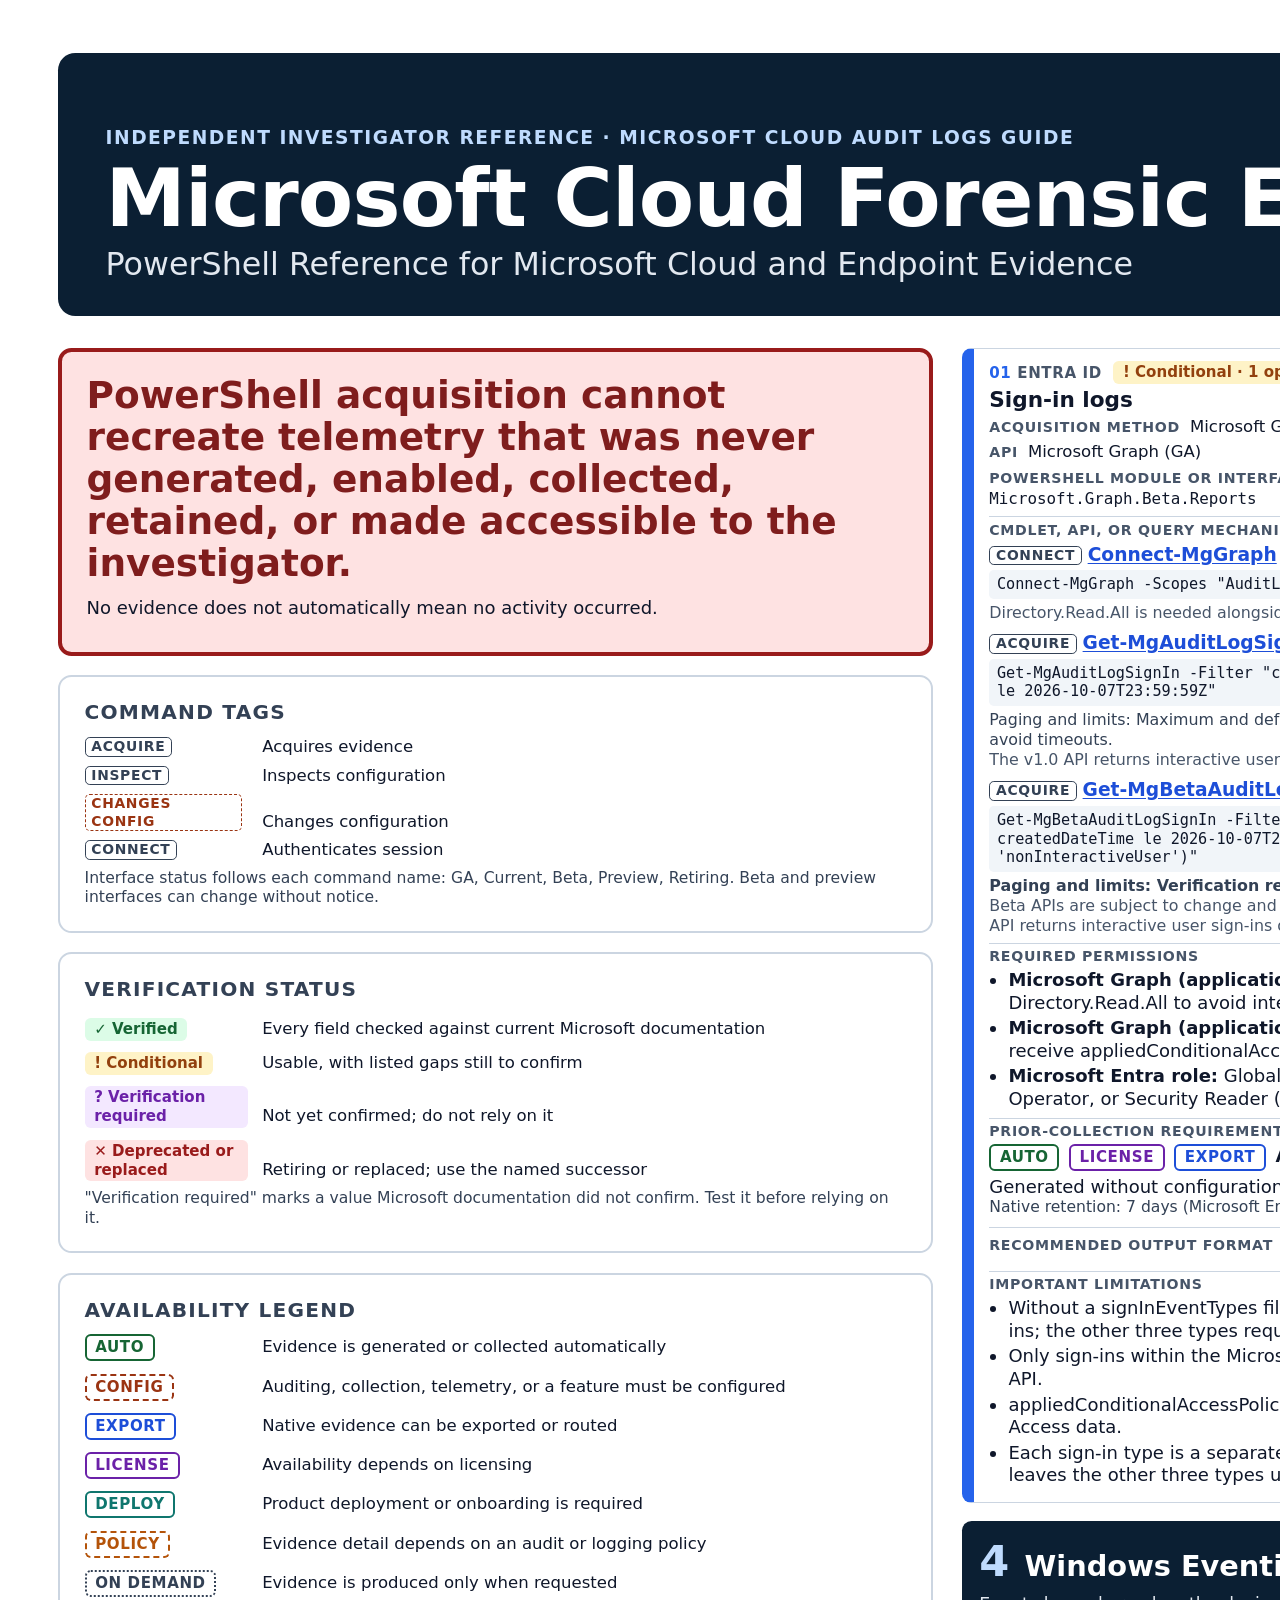
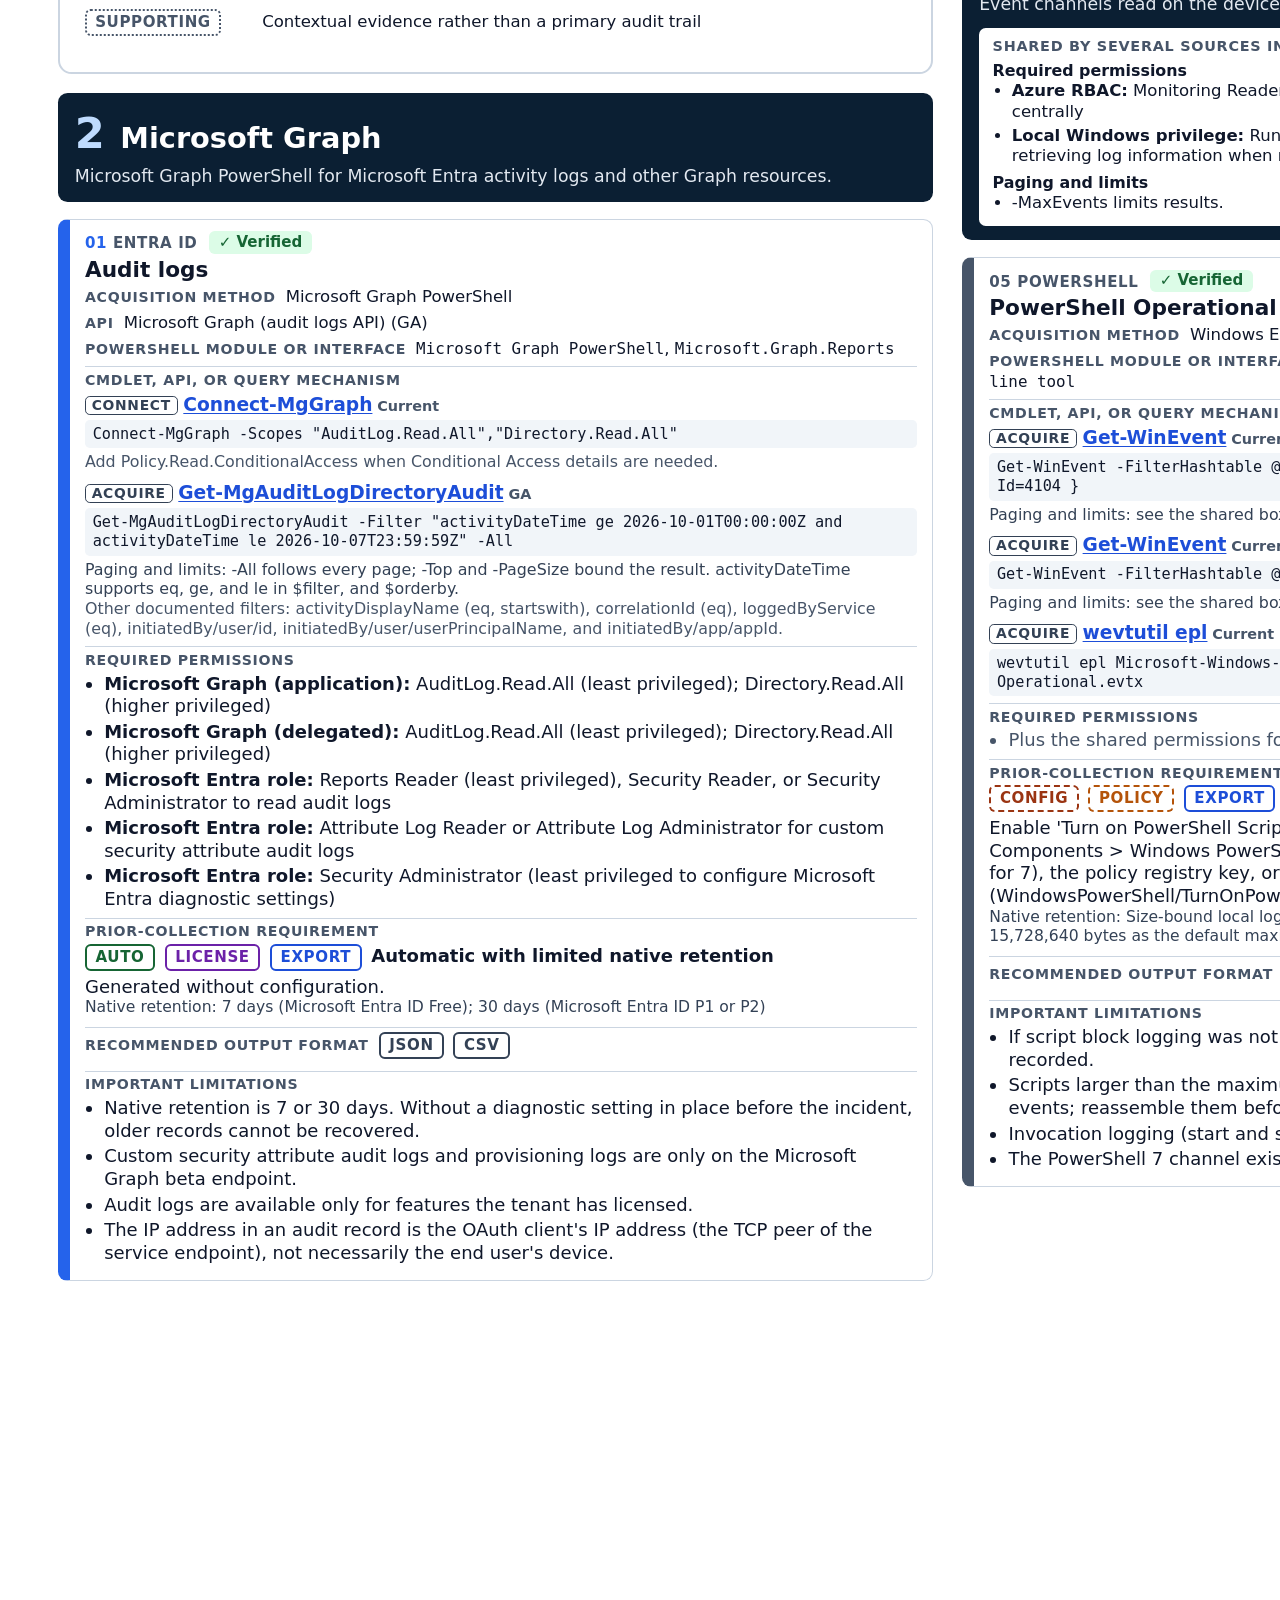
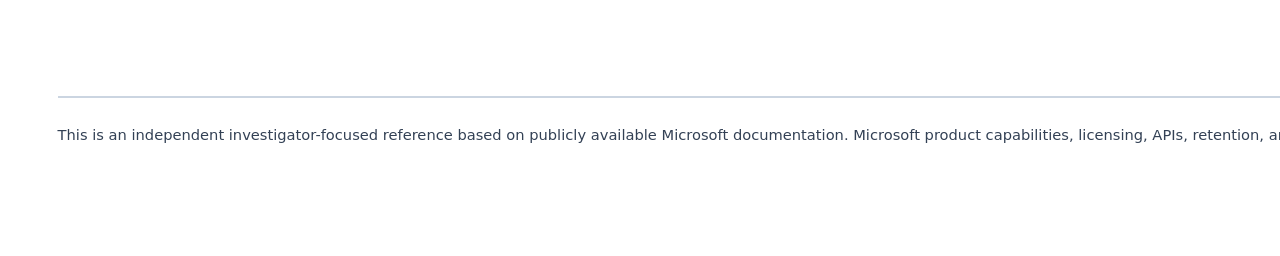
<file: posters/poster-2-powershell-acquisition/poster-2b-powershell-acquisition.html>
<!doctype html>
<html lang="en">
<head>
<meta charset="utf-8">
<meta name="viewport" content="width=device-width, initial-scale=1">
<title>Microsoft Cloud Forensic Evidence Acquisition (Sheet B)</title>
<style>
:root {
  --ink: #0f172a; --ink-2: #334155; --ink-3: #475569; --rule: #cbd5e1; --paper: #ffffff; --wash: #f1f5f9;
  --head: #0b1f33; --accent: #1d4ed8;
  --ok: #166534; --ok-bg: #dcfce7; --cond: #92400e; --cond-bg: #fef3c7; --dep: #991b1b; --dep-bg: #fee2e2;
  --req: #6b21a8; --req-bg: #f3e8ff;
}
@page { size: 48in 36in; margin: 0; }
* { box-sizing: border-box; }
html, body { margin: 0; padding: 0; background: var(--paper); color: var(--ink); }
body { width: 48in; min-height: 36in; padding: 0.55in 0.6in 0.45in; font-family: "Inter", "Segoe UI", system-ui, sans-serif;
       font-size: 12.5pt; line-height: 1.32; -webkit-print-color-adjust: exact; print-color-adjust: exact; display: flex; flex-direction: column; }
a { color: var(--accent); text-decoration: underline; text-underline-offset: 2px; }
code, .mono { font-family: "Cascadia Mono", "Consolas", "DejaVu Sans Mono", monospace; }
.masthead { display: flex; justify-content: space-between; align-items: flex-end; gap: 1in; padding: 0.45in 0.55in; background: var(--head);
            color: #fff; border-radius: 0.18in; }
.masthead .kicker { margin: 0 0 0.08in; font-size: 15pt; letter-spacing: 0.08em; text-transform: uppercase; color: #bfdbfe; font-weight: 600; }
.masthead h1 { margin: 0; font-size: 66pt; line-height: 1.02; letter-spacing: -0.01em; font-weight: 800; }
.masthead .subtitle { margin: 0.12in 0 0; font-size: 25pt; color: #e2e8f0; font-weight: 500; }
.masthead .meta { max-width: 14in; text-align: right; font-size: 14pt; color: #cbd5e1; }
.masthead .meta .question { font-size: 18pt; color: #fff; font-weight: 600; margin: 0 0 0.12in; }
.layout { display: grid; grid-template-columns: 8.6in 1fr; gap: 0.45in; margin-top: 0.4in; flex: 1; align-items: start; }
.sidebar { display: flex; flex-direction: column; gap: 0.3in; }
.panel { border: 2px solid var(--rule); border-radius: 0.14in; padding: 0.28in 0.3in; background: var(--paper); }
.panel h2 { margin: 0 0 0.12in; font-size: 25pt; line-height: 1.12; }
.panel h3 { margin: 0 0 0.12in; font-size: 16pt; text-transform: uppercase; letter-spacing: 0.06em; color: var(--ink-2); }
.panel p { margin: 0 0 0.1in; }
.panel ol, .panel ul { margin: 0; padding-left: 0.32in; }
.panel li { margin: 0 0 0.06in; }
.panel.alert { border: 4px solid var(--head); background: var(--wash); }
.panel.alert h2 { font-size: 29pt; }
.panel.alert ol { font-size: 15pt; font-weight: 500; }
.legend-row { display: grid; grid-template-columns: 1.9in 1fr; gap: 0.15in; align-items: baseline; margin-bottom: 0.08in; }
.chip { display: inline-block; padding: 0.02in 0.09in; margin: 0 0.04in 0.05in 0; border: 2px solid currentColor; border-radius: 0.06in;
        font-weight: 700; font-size: 10.5pt; letter-spacing: 0.04em; white-space: nowrap; background: #fff; }
.chip-auto { color: #166534; } .chip-config { color: #9a3412; border-style: dashed; } .chip-export { color: #1d4ed8; }
.chip-license { color: #6b21a8; } .chip-deploy { color: #0f766e; } .chip-policy { color: #b45309; border-style: dashed; }
.chip-on-demand { color: #334155; border-style: dotted; } .chip-supporting { color: #475569; border-style: dotted; }
.chip-fmt { color: var(--ink-2); }
.status { display: inline-block; margin-top: 0.06in; padding: 0.02in 0.1in; border-radius: 0.06in; font-size: 10.5pt; font-weight: 700; }
.status-ok { color: var(--ok); background: var(--ok-bg); } .status-cond { color: var(--cond); background: var(--cond-bg); }
.status-dep { color: var(--dep); background: var(--dep-bg); } .status-req { color: var(--req); background: var(--req-bg); }
table { width: 100%; border-collapse: separate; border-spacing: 0; table-layout: fixed; }
th { position: relative; text-align: left; vertical-align: bottom; font-size: 12pt; text-transform: uppercase; letter-spacing: 0.05em;
     color: var(--ink-2); padding: 0 0.12in 0.1in; border-bottom: 3px solid var(--head); }
td { vertical-align: top; padding: 0.12in; border-bottom: 1.5px solid var(--rule); }
td ul { margin: 0; padding-left: 0.2in; } td li { margin: 0 0 0.04in; }
.plane-cell { vertical-align: top; background: color-mix(in srgb, var(--plane) 12%, white); border-left: 0.14in solid var(--plane); border-bottom: 2px solid var(--plane); }
.plane-cell .plane-no { display: block; font-size: 30pt; font-weight: 800; color: var(--plane); line-height: 1; }
.plane-cell .plane-name { display: block; margin-top: 0.06in; font-size: 15pt; font-weight: 700; line-height: 1.15; }
.product { font-size: 14pt; font-weight: 700; }
.etype { display: block; margin-top: 0.04in; font-size: 10.5pt; color: var(--ink-3); text-transform: uppercase; letter-spacing: 0.05em; }
.source { font-size: 14pt; font-weight: 700; line-height: 1.2; }
.small { font-size: 10.5pt; color: var(--ink-2); }
.muted { color: var(--ink-3); }
footer { margin-top: 0.3in; display: flex; justify-content: space-between; gap: 1in; font-size: 11pt; color: var(--ink-2);
         border-top: 2px solid var(--rule); padding-top: 0.14in; }
footer .disclaimer { max-width: 30in; }
body { font-size: 13.5pt; line-height: 1.26; }
.p2main { margin-top: 0.34in; }
.flow { column-count: 5; column-gap: 0.3in; column-fill: balance; height: 30.4in; }
.flow > .panel { break-inside: avoid; margin: 0 0 0.2in; }
.flow .panel h3 { font-size: 15.1pt; }
.flow .legend-row { grid-template-columns: 1.7in 1fr; font-size: 12.4pt; }
.flow .panel p.small { margin: 0.08in 0 0; }
.masthead { padding: 0.32in 0.5in; }
.masthead h1 { font-size: 60.5pt; }
.masthead .subtitle { font-size: 23.8pt; margin-top: 0.06in; }
.masthead .kicker { font-size: 14.0pt; }
.masthead .sheet { margin: 0 0 0.06in; display: inline-block; padding: 0.05in 0.16in; border: 2px solid #bfdbfe; border-radius: 0.08in;
                   font-size: 19.4pt; font-weight: 700; color: #fff; }
.masthead .sheet-paths { margin: 0 0 0.12in; font-size: 14.0pt; color: #e2e8f0; }
.masthead .meta { max-width: 17in; }
.path-head { break-inside: avoid; break-after: avoid; margin: 0 0 0.18in; padding: 0.14in 0.18in; background: var(--head); color: #fff; border-radius: 0.1in; }
.path-head .path-title { display: flex; align-items: baseline; gap: 0.16in; }
.path-head .no { font-size: 32.4pt; font-weight: 800; color: #bfdbfe; }
.path-head h2 { margin: 0; font-size: 21.6pt; line-height: 1.12; }
.path-head p { margin: 0.06in 0 0; color: #e2e8f0; font-size: 13.0pt; }
.shared { margin-top: 0.12in; padding: 0.1in 0.14in; background: #fff; color: var(--ink); border-radius: 0.07in; font-size: 12.4pt; }
.shared .label { font-size: 10.8pt; font-weight: 700; text-transform: uppercase; letter-spacing: 0.05em; color: var(--ink-3); }
.shared .sublabel { margin-top: 0.06in; font-weight: 700; font-size: 11.9pt; }
.shared ul { margin: 0; padding-left: 0.2in; } .shared li { margin-bottom: 0.03in; }
.card { break-inside: avoid; margin: 0 0 0.18in; border: 1.5px solid var(--rule); border-left: 0.13in solid var(--plane); border-radius: 0.1in;
        padding: 0.12in 0.16in 0.13in; background: #fff; }
.card .meta { margin-top: 0.05in; font-size: 12.4pt; }
.card .meta .k { font-size: 10.6pt; font-weight: 700; text-transform: uppercase; letter-spacing: 0.05em; color: var(--ink-3); margin-right: 0.05in; }
.card .meta .mono { font-size: 11.9pt; }
.card .meta.out { margin-top: 0.09in; border-top: 1px solid var(--rule); padding-top: 0.05in; }
.card-kicker .status { margin: 0 0 0 0.06in; text-transform: none; letter-spacing: 0; vertical-align: 1px; }
.card-kicker { font-size: 11.3pt; font-weight: 600; color: var(--ink-3); text-transform: uppercase; letter-spacing: 0.04em; }
.card-kicker .plane-no { color: var(--plane); font-weight: 800; }
.card .source { margin: 0.03in 0 0; font-size: 16.2pt; line-height: 1.18; }
.card .field { margin-top: 0.07in; }
.card .label { font-size: 10.6pt; font-weight: 700; text-transform: uppercase; letter-spacing: 0.05em; color: var(--ink-3); margin-bottom: 0.03in;
               border-top: 1px solid var(--rule); padding-top: 0.05in; }
.card ul { margin: 0; padding-left: 0.2in; } .card li { margin-bottom: 0.03in; }
.card .see { margin: 0.08in 0 0; }
.cmd { margin: 0 0 0.09in; }
.cmd:last-child { margin-bottom: 0; }
.cmd .name { font-weight: 700; font-size: 14.0pt; }
.cmd code { display: block; margin: 0.04in 0; padding: 0.05in 0.08in; background: var(--wash); border-radius: 0.05in; font-size: 11.4pt;
            line-height: 1.24; white-space: pre-wrap; word-break: break-word; }
.tag { display: inline-block; margin-right: 0.06in; padding: 0 0.06in; border: 1.5px solid var(--ink-2); border-radius: 0.05in;
       font-size: 10.4pt; font-weight: 700; letter-spacing: 0.05em; color: var(--ink-2); vertical-align: 1px; }
.tag-changes-config { color: #9a3412; border-color: #9a3412; border-style: dashed; }
.api { display: inline-block; margin-left: 0.05in; font-size: 10.8pt; font-weight: 700; color: var(--ink-3); }
.api-beta, .api-preview { color: #9a3412; } .api-retiring, .api-retired { color: var(--dep); }
.cmd .paging, .cmd .note { font-size: 11.9pt; color: var(--ink-2); } .cmd .note { color: var(--ink-3); }
.unverified { color: var(--req); font-weight: 700; }
.chip { font-size: 11.3pt; }
.status { font-size: 11.3pt; margin-top: 0.04in; }
.small { font-size: 11.7pt; }
.panel { padding: 0.24in 0.26in; }
.panel.warning { border: 4px solid var(--dep); background: var(--dep-bg); }
.panel.warning h2 { font-size: 28.1pt; color: #7f1d1d; }
.panel.note-panel { border-style: dashed; font-size: 12.4pt; }
.panel.note-panel p { margin: 0; }
</style>
</head><body class="poster poster-2 sheet-b"><header class="masthead">
  <div class="titles">
    <p class="kicker">Independent investigator reference &middot; Microsoft Cloud Audit Logs Guide</p>
    <h1>Microsoft Cloud Forensic Evidence Acquisition</h1>
    <p class="subtitle">PowerShell Reference for Microsoft Cloud and Endpoint Evidence</p>
  </div>
  <div class="meta">
    <p class="sheet">Sheet B of 2 &middot; Microsoft Graph, endpoints, and Microsoft 365</p><p class="sheet-paths">2. Microsoft Graph &middot; 4. Windows Eventing &middot; 5. Microsoft Graph Security and Defender interfaces &middot; 6. Microsoft 365 Audit interfaces</p>
    <p class="question">How can an investigator acquire or query each Microsoft evidence source with PowerShell?</p>
    <p>10 evidence sources &middot; 8 Microsoft products &middot; 154 official Microsoft references<br>
    Checked against Microsoft Learn on 2026-10-13</p>
  </div>
</header><main class="p2main"><div class="flow"><section class="panel warning"><h2>PowerShell acquisition cannot recreate telemetry that was never generated, enabled, collected, retained, or made accessible to the investigator.</h2><p>No evidence does not automatically mean no activity occurred.</p></section>
<section class="panel"><h3>Command tags</h3><div class="legend-row"><span><span class="tag tag-acquire">ACQUIRE</span></span><span>Acquires evidence</span></div>
<div class="legend-row"><span><span class="tag tag-inspect">INSPECT</span></span><span>Inspects configuration</span></div>
<div class="legend-row"><span><span class="tag tag-changes-config">CHANGES CONFIG</span></span><span>Changes configuration</span></div>
<div class="legend-row"><span><span class="tag tag-connect">CONNECT</span></span><span>Authenticates session</span></div><p class="small">Interface status follows each command name: GA, Current, Beta, Preview, Retiring. Beta and preview interfaces can change without notice.</p></section>
<section class="panel"><h3>Verification status</h3><div class="legend-row"><span><span class="status status-ok"><span aria-hidden="true">✓</span> Verified</span></span><span>Every field checked against current Microsoft documentation</span></div>
<div class="legend-row"><span><span class="status status-cond"><span aria-hidden="true">!</span> Conditional</span></span><span>Usable, with listed gaps still to confirm</span></div>
<div class="legend-row"><span><span class="status status-req"><span aria-hidden="true">?</span> Verification required</span></span><span>Not yet confirmed; do not rely on it</span></div>
<div class="legend-row"><span><span class="status status-dep"><span aria-hidden="true">✕</span> Deprecated or replaced</span></span><span>Retiring or replaced; use the named successor</span></div><p class="small">"Verification required" marks a value Microsoft documentation did not confirm. Test it before relying on it.</p></section>
<section class="panel"><h3>Availability legend</h3><div class="legend-row"><span><span class="chip chip-auto">AUTO</span></span><span>Evidence is generated or collected automatically</span></div>
<div class="legend-row"><span><span class="chip chip-config">CONFIG</span></span><span>Auditing, collection, telemetry, or a feature must be configured</span></div>
<div class="legend-row"><span><span class="chip chip-export">EXPORT</span></span><span>Native evidence can be exported or routed</span></div>
<div class="legend-row"><span><span class="chip chip-license">LICENSE</span></span><span>Availability depends on licensing</span></div>
<div class="legend-row"><span><span class="chip chip-deploy">DEPLOY</span></span><span>Product deployment or onboarding is required</span></div>
<div class="legend-row"><span><span class="chip chip-policy">POLICY</span></span><span>Evidence detail depends on an audit or logging policy</span></div>
<div class="legend-row"><span><span class="chip chip-on-demand">ON DEMAND</span></span><span>Evidence is produced only when requested</span></div>
<div class="legend-row"><span><span class="chip chip-supporting">SUPPORTING</span></span><span>Contextual evidence rather than a primary audit trail</span></div></section><section class="path-head" aria-labelledby="path-2"><div class="path-title"><span class="no" aria-hidden="true">2</span><h2 id="path-2">Microsoft Graph</h2></div><p>Microsoft Graph PowerShell for Microsoft Entra activity logs and other Graph resources.</p></section><article class="card" data-entry-id="entra-audit-logs" data-path="2" style="--plane:#2563EB"><div class="card-kicker"><span class="plane-no" aria-hidden="true">01</span> Entra ID <span class="status status-ok"><span aria-hidden="true">✓</span> Verified</span></div><h3 class="source">Audit logs</h3><div class="meta"><span class="k">Acquisition method</span> Microsoft Graph PowerShell</div><div class="meta"><span class="k">API</span> Microsoft Graph (audit logs API) (GA)</div><div class="meta"><span class="k">PowerShell module or interface</span> <span class="mono">Microsoft Graph PowerShell</span>, <span class="mono">Microsoft.Graph.Reports</span></div><div class="field"><div class="label">Cmdlet, API, or query mechanism</div><div class="cmd" data-command-id="entra-audit-connect"><span class="tag tag-connect">CONNECT</span><span class="name"><a href="https://learn.microsoft.com/entra/identity/monitoring-health/how-to-view-applied-conditional-access-policies">Connect-MgGraph</a></span><span class="api api-current">Current</span><code>Connect-MgGraph -Scopes &quot;AuditLog.Read.All&quot;,&quot;Directory.Read.All&quot;</code><div class="note">Add Policy.Read.ConditionalAccess when Conditional Access details are needed.</div></div><div class="cmd" data-command-id="entra-audit-get"><span class="tag tag-acquire">ACQUIRE</span><span class="name"><a href="https://learn.microsoft.com/powershell/module/microsoft.graph.reports/get-mgauditlogdirectoryaudit?view=graph-powershell-1.0">Get-MgAuditLogDirectoryAudit</a></span><span class="api api-ga">GA</span><code>Get-MgAuditLogDirectoryAudit -Filter &quot;activityDateTime ge 2026-10-01T00:00:00Z and activityDateTime le 2026-10-07T23:59:59Z&quot; -All</code><div class="paging">Paging and limits: -All follows every page; -Top and -PageSize bound the result. activityDateTime supports eq, ge, and le in $filter, and $orderby.</div><div class="note">Other documented filters: activityDisplayName (eq, startswith), correlationId (eq), loggedByService (eq), initiatedBy/user/id, initiatedBy/user/userPrincipalName, and initiatedBy/app/appId.</div></div></div><div class="field"><div class="label">Required permissions</div><ul><li><strong>Microsoft Graph (application):</strong> AuditLog.Read.All (least privileged); Directory.Read.All (higher privileged)</li><li><strong>Microsoft Graph (delegated):</strong> AuditLog.Read.All (least privileged); Directory.Read.All (higher privileged)</li><li><strong>Microsoft Entra role:</strong> Reports Reader (least privileged), Security Reader, or Security Administrator to read audit logs</li><li><strong>Microsoft Entra role:</strong> Attribute Log Reader or Attribute Log Administrator for custom security attribute audit logs</li><li><strong>Microsoft Entra role:</strong> Security Administrator (least privileged to configure Microsoft Entra diagnostic settings)</li></ul></div><div class="field"><div class="label">Prior-collection requirement</div><div><span class="chip chip-auto">AUTO</span> <span class="chip chip-license">LICENSE</span> <span class="chip chip-export">EXPORT</span> <strong>Automatic with limited native retention</strong></div><div>Generated without configuration.</div><div class="small">Native retention: 7 days (Microsoft Entra ID Free); 30 days (Microsoft Entra ID P1 or P2)</div></div><div class="meta out"><span class="k">Recommended output format</span> <span class="chip chip-fmt">JSON</span> <span class="chip chip-fmt">CSV</span></div><div class="field"><div class="label">Important limitations</div><ul><li>Native retention is 7 or 30 days. Without a diagnostic setting in place before the incident, older records cannot be recovered.</li><li>Custom security attribute audit logs and provisioning logs are only on the Microsoft Graph beta endpoint.</li><li>Audit logs are available only for features the tenant has licensed.</li><li>The IP address in an audit record is the OAuth client&#39;s IP address (the TCP peer of the service endpoint), not necessarily the end user&#39;s device.</li></ul></div></article>
<article class="card" data-entry-id="entra-sign-in-logs" data-path="2" style="--plane:#2563EB"><div class="card-kicker"><span class="plane-no" aria-hidden="true">01</span> Entra ID <span class="status status-cond"><span aria-hidden="true">!</span> Conditional &middot; 1 open gap</span></div><h3 class="source">Sign-in logs</h3><div class="meta"><span class="k">Acquisition method</span> Microsoft Graph PowerShell</div><div class="meta"><span class="k">API</span> Microsoft Graph (GA)</div><div class="meta"><span class="k">PowerShell module or interface</span> <span class="mono">Microsoft Graph PowerShell</span>, <span class="mono">Microsoft.Graph.Reports</span>, <span class="mono">Microsoft.Graph.Beta.Reports</span></div><div class="field"><div class="label">Cmdlet, API, or query mechanism</div><div class="cmd" data-command-id="entra-signin-connect"><span class="tag tag-connect">CONNECT</span><span class="name"><a href="https://learn.microsoft.com/entra/identity/monitoring-health/how-to-view-applied-conditional-access-policies">Connect-MgGraph</a></span><span class="api api-current">Current</span><code>Connect-MgGraph -Scopes &quot;AuditLog.Read.All&quot;,&quot;Directory.Read.All&quot;</code><div class="note">Directory.Read.All is needed alongside AuditLog.Read.All to avoid intermittent premium-license errors.</div></div><div class="cmd" data-command-id="entra-signin-interactive"><span class="tag tag-acquire">ACQUIRE</span><span class="name"><a href="https://learn.microsoft.com/powershell/module/microsoft.graph.reports/get-mgauditlogsignin?view=graph-powershell-1.0">Get-MgAuditLogSignIn</a></span><span class="api api-ga">GA</span><code>Get-MgAuditLogSignIn -Filter &quot;createdDateTime ge 2026-10-01T00:00:00Z and createdDateTime le 2026-10-07T23:59:59Z&quot;</code><div class="paging">Paging and limits: Maximum and default page size is 1,000; most recent first. Filter on a time range to avoid timeouts.</div><div class="note">The v1.0 API returns interactive user sign-ins (and successful federated sign-ins) only.</div></div><div class="cmd" data-command-id="entra-signin-noninteractive"><span class="tag tag-acquire">ACQUIRE</span><span class="name"><a href="https://learn.microsoft.com/powershell/module/microsoft.graph.beta.reports/get-mgbetaauditlogsignin?view=graph-powershell-beta">Get-MgBetaAuditLogSignIn</a></span><span class="api api-beta">Beta</span><code>Get-MgBetaAuditLogSignIn -Filter &quot;(createdDateTime ge 2026-10-01T00:00:00Z and createdDateTime le 2026-10-07T23:59:59Z) and signInEventTypes/any(t: t eq &#39;nonInteractiveUser&#39;)&quot;</code><div class="paging unverified">Paging and limits: Verification required</div><div class="note">Beta APIs are subject to change and aren&#39;t supported for production. Without an event-type filter the API returns interactive user sign-ins only.</div></div></div><div class="field"><div class="label">Required permissions</div><ul><li><strong>Microsoft Graph (application):</strong> AuditLog.Read.All (least privileged); add Directory.Read.All to avoid intermittent license-check errors</li><li><strong>Microsoft Graph (application):</strong> Policy.Read.ConditionalAccess (or Policy.Read.All) to receive appliedConditionalAccessPolicies</li><li><strong>Microsoft Entra role:</strong> Global Reader, Reports Reader, Security Administrator, Security Operator, or Security Reader (delegated access)</li></ul></div><div class="field"><div class="label">Prior-collection requirement</div><div><span class="chip chip-auto">AUTO</span> <span class="chip chip-license">LICENSE</span> <span class="chip chip-export">EXPORT</span> <strong>Automatic with limited native retention</strong></div><div>Generated without configuration.</div><div class="small">Native retention: 7 days (Microsoft Entra ID Free); 30 days (Microsoft Entra ID P1 or P2)</div></div><div class="meta out"><span class="k">Recommended output format</span> <span class="chip chip-fmt">JSON</span> <span class="chip chip-fmt">CSV</span></div><div class="field"><div class="label">Important limitations</div><ul><li>Without a signInEventTypes filter, the List signIns API returns only interactive user sign-ins; the other three types require the beta endpoint.</li><li>Only sign-ins within the Microsoft Entra default retention period are available through the API.</li><li>appliedConditionalAccessPolicies is omitted when the caller cannot read Conditional Access data.</li><li>Each sign-in type is a separate diagnostic-setting category; routing only SignInLogs leaves the other three types uncollected.</li></ul></div></article>
<section class="path-head" aria-labelledby="path-4"><div class="path-title"><span class="no" aria-hidden="true">4</span><h2 id="path-4">Windows Eventing</h2></div><p>Event channels read on the device and exported with their original structure.</p><div class="shared"><div class="label">Shared by several sources in this path</div><div class="sublabel">Required permissions</div><ul><li><strong>Azure RBAC:</strong> Monitoring Reader (run log queries in the workspace) when events are collected centrally</li><li><strong>Local Windows privilege:</strong> Run elevated (Administrator). Get-WinEvent documents errors retrieving log information when not run as Administrator.</li></ul><div class="sublabel">Paging and limits</div><ul><li>-MaxEvents limits results.</li></ul></div></section><article class="card" data-entry-id="powershell-operational-log" data-path="4" style="--plane:#475569"><div class="card-kicker"><span class="plane-no" aria-hidden="true">05</span> PowerShell <span class="status status-ok"><span aria-hidden="true">✓</span> Verified</span></div><h3 class="source">PowerShell Operational logs (script block and module logging)</h3><div class="meta"><span class="k">Acquisition method</span> Windows Eventing</div><div class="meta"><span class="k">PowerShell module or interface</span> <span class="mono">Microsoft.PowerShell.Diagnostics</span>, <span class="mono">Windows command-line tool</span></div><div class="field"><div class="label">Cmdlet, API, or query mechanism</div><div class="cmd" data-command-id="ps51-scriptblock-query"><span class="tag tag-acquire">ACQUIRE</span><span class="name"><a href="https://learn.microsoft.com/powershell/module/microsoft.powershell.diagnostics/get-winevent">Get-WinEvent</a></span><span class="api api-current">Current</span><code>Get-WinEvent -FilterHashtable @{ LogName=&#39;Microsoft-Windows-PowerShell/Operational&#39;; Id=4104 }</code><div class="paging">Paging and limits: see the shared box for this path.</div></div><div class="cmd" data-command-id="ps7-scriptblock-query"><span class="tag tag-acquire">ACQUIRE</span><span class="name"><a href="https://learn.microsoft.com/powershell/module/microsoft.powershell.diagnostics/get-winevent">Get-WinEvent</a></span><span class="api api-current">Current</span><code>Get-WinEvent -FilterHashtable @{ LogName=&#39;PowerShellCore/Operational&#39;; Id=4104 }</code><div class="paging">Paging and limits: see the shared box for this path.</div></div><div class="cmd" data-command-id="ps-operational-export"><span class="tag tag-acquire">ACQUIRE</span><span class="name"><a href="https://learn.microsoft.com/windows-server/administration/windows-commands/wevtutil">wevtutil epl</a></span><span class="api api-current">Current</span><code>wevtutil epl Microsoft-Windows-PowerShell/Operational C:\Evidence\PowerShell-Operational.evtx</code></div></div><div class="field"><div class="label">Required permissions</div><ul><li class="muted">Plus the shared permissions for this path</li></ul></div><div class="field"><div class="label">Prior-collection requirement</div><div><span class="chip chip-config">CONFIG</span> <span class="chip chip-policy">POLICY</span> <span class="chip chip-export">EXPORT</span> <strong>Auditing policy dependent</strong></div><div>Enable &#39;Turn on PowerShell Script Block Logging&#39; through Group Policy (Windows Components &gt; Windows PowerShell for 5.1; Administrative Templates &gt; PowerShell Core for 7), the policy registry key, or the MDM Policy CSP (WindowsPowerShell/TurnOnPowerShellScriptBlockLogging).</div><div class="small">Native retention: Size-bound local log. Microsoft troubleshooting guidance for Azure VMs gives 15,728,640 bytes as the default maximum size of Microsoft-Windows-PowerShell/Operational.</div></div><div class="meta out"><span class="k">Recommended output format</span> <span class="chip chip-fmt">EVTX</span> <span class="chip chip-fmt">JSON</span> <span class="chip chip-fmt">CSV</span></div><div class="field"><div class="label">Important limitations</div><ul><li>If script block logging was not enabled when the activity occurred, no script content was recorded.</li><li>Scripts larger than the maximum event message size are split across several 4104 events; reassemble them before analysis.</li><li>Invocation logging (start and stop events) produces a high volume of events.</li><li>The PowerShell 7 channel exists only after its event provider is registered.</li></ul></div></article>
<article class="card" data-entry-id="windows-security-event-log" data-path="4" style="--plane:#475569"><div class="card-kicker"><span class="plane-no" aria-hidden="true">05</span> Windows <span class="status status-ok"><span aria-hidden="true">✓</span> Verified</span></div><h3 class="source">Security event log</h3><div class="meta"><span class="k">Acquisition method</span> Windows Eventing</div><div class="meta"><span class="k">PowerShell module or interface</span> <span class="mono">Microsoft.PowerShell.Diagnostics</span>, <span class="mono">Windows command-line tool</span></div><div class="field"><div class="label">Cmdlet, API, or query mechanism</div><div class="cmd" data-command-id="security-log-query"><span class="tag tag-acquire">ACQUIRE</span><span class="name"><a href="https://learn.microsoft.com/powershell/module/microsoft.powershell.diagnostics/get-winevent">Get-WinEvent</a></span><span class="api api-current">Current</span><code>Get-WinEvent -FilterHashtable @{ LogName=&#39;Security&#39;; Id=4688; StartTime=(Get-Date).AddDays(-1) }</code><div class="paging">Paging and limits: -MaxEvents limits results; newest first by default (-Oldest reverses).</div><div class="note">Get-WinEvent replaces Get-EventLog on Windows Vista and later.</div></div><div class="cmd" data-command-id="security-log-export"><span class="tag tag-acquire">ACQUIRE</span><span class="name"><a href="https://learn.microsoft.com/windows-server/administration/windows-commands/wevtutil">wevtutil epl</a></span><span class="api api-current">Current</span><code>wevtutil epl Security C:\Evidence\Security.evtx</code><div class="note">Use /q:&lt;Query&gt; to export a subset.</div></div></div><div class="field"><div class="label">Required permissions</div><ul><li class="muted">Plus the shared permissions for this path</li></ul></div><div class="field"><div class="label">Prior-collection requirement</div><div><span class="chip chip-policy">POLICY</span> <span class="chip chip-export">EXPORT</span> <strong>Auditing policy dependent</strong></div><div>Audit categories are enabled by basic or advanced audit policy.</div><div class="small">Native retention: Size-bound local log. Microsoft troubleshooting guidance for Azure VMs gives 20,971,520 bytes as the default maximum size of the Security log.</div></div><div class="meta out"><span class="k">Recommended output format</span> <span class="chip chip-fmt">EVTX</span> <span class="chip chip-fmt">JSON</span> <span class="chip chip-fmt">CSV</span></div><div class="field"><div class="label">Important limitations</div><ul><li>If an audit setting was not enabled when the activity occurred, those events were never generated.</li><li>Size-bound: the time span retained depends on log size and event volume.</li><li>Command lines in 4688 events can contain passwords or other secrets; handle exports accordingly.</li></ul></div></article>
<article class="card" data-entry-id="defender-av-operational-log" data-path="4" style="--plane:#B45309"><div class="card-kicker"><span class="plane-no" aria-hidden="true">07</span> Defender Antivirus <span class="status status-ok"><span aria-hidden="true">✓</span> Verified</span></div><h3 class="source">Microsoft-Windows-Windows Defender/Operational event log</h3><div class="meta"><span class="k">Acquisition method</span> Windows Eventing</div><div class="meta"><span class="k">PowerShell module or interface</span> <span class="mono">Microsoft.PowerShell.Diagnostics</span>, <span class="mono">Windows command-line tool</span></div><div class="field"><div class="label">Cmdlet, API, or query mechanism</div><div class="cmd" data-command-id="mdav-events-query"><span class="tag tag-acquire">ACQUIRE</span><span class="name"><a href="https://learn.microsoft.com/defender-endpoint/troubleshoot-mdav-scan-issues">Get-WinEvent</a></span><span class="api api-current">Current</span><code>Get-WinEvent -FilterHashtable @{ LogName=&#39;Microsoft-Windows-Windows Defender/Operational&#39;; Id=1116,1117,5007 }</code><div class="paging">Paging and limits: see the shared box for this path.</div></div><div class="cmd" data-command-id="mdav-events-export"><span class="tag tag-acquire">ACQUIRE</span><span class="name"><a href="https://learn.microsoft.com/windows-server/administration/windows-commands/wevtutil">wevtutil epl</a></span><span class="api api-current">Current</span><code>wevtutil epl &quot;Microsoft-Windows-Windows Defender/Operational&quot; C:\Evidence\Defender-Operational.evtx</code></div></div><div class="field"><div class="label">Required permissions</div><ul><li class="muted">Plus the shared permissions for this path</li></ul></div><div class="field"><div class="label">Prior-collection requirement</div><div><span class="chip chip-auto">AUTO</span> <span class="chip chip-export">EXPORT</span> <strong>Automatic</strong></div><div>Written while Defender Antivirus runs.</div><div class="small">Native retention: Size-bound local log; default size not documented in reviewed sources</div></div><div class="meta out"><span class="k">Recommended output format</span> <span class="chip chip-fmt">EVTX</span> <span class="chip chip-fmt">JSON</span> <span class="chip chip-fmt">CSV</span></div><div class="field"><div class="label">Important limitations</div><ul><li>When ThreatSeverityDefaultAction is None, a 1116 detection is followed by a 1117 with an Allow action: detected but not remediated.</li><li>Local evidence only. On devices onboarded to Defender for Endpoint, compare with cloud telemetry and alerts.</li></ul></div></article>
<article class="card" data-entry-id="mde-sense-operational-log" data-path="4" style="--plane:#C2410C"><div class="card-kicker"><span class="plane-no" aria-hidden="true">08</span> Defender for Endpoint <span class="status status-ok"><span aria-hidden="true">✓</span> Verified</span></div><h3 class="source">Microsoft-Windows-SENSE/Operational event log</h3><div class="meta"><span class="k">Acquisition method</span> Windows Eventing</div><div class="meta"><span class="k">PowerShell module or interface</span> <span class="mono">Microsoft.PowerShell.Diagnostics</span>, <span class="mono">Windows command-line tool</span></div><div class="field"><div class="label">Cmdlet, API, or query mechanism</div><div class="cmd" data-command-id="sense-events-query"><span class="tag tag-acquire">ACQUIRE</span><span class="name"><a href="https://learn.microsoft.com/powershell/module/microsoft.powershell.diagnostics/get-winevent">Get-WinEvent</a></span><span class="api api-current">Current</span><code>Get-WinEvent -LogName &#39;Microsoft-Windows-SENSE/Operational&#39;</code><div class="paging">Paging and limits: see the shared box for this path.</div></div><div class="cmd" data-command-id="sense-events-export"><span class="tag tag-acquire">ACQUIRE</span><span class="name"><a href="https://learn.microsoft.com/windows-server/administration/windows-commands/wevtutil">wevtutil epl</a></span><span class="api api-current">Current</span><code>wevtutil epl Microsoft-Windows-SENSE/Operational C:\Evidence\SENSE-Operational.evtx</code></div></div><div class="field"><div class="label">Required permissions</div><ul><li class="muted">Plus the shared permissions for this path</li></ul></div><div class="field"><div class="label">Prior-collection requirement</div><div><span class="chip chip-deploy">DEPLOY</span> <span class="chip chip-supporting">SUPPORTING</span> <strong>Deployment dependent</strong></div><div>Central collection: an Azure Monitor Agent data collection rule with a Windows events data source sends the selected events to the Event table.</div><div class="small">Native retention: Size-bound local log; default size not documented in reviewed sources</div></div><div class="meta out"><span class="k">Recommended output format</span> <span class="chip chip-fmt">EVTX</span> <span class="chip chip-fmt">JSON</span> <span class="chip chip-fmt">CSV</span></div><div class="field"><div class="label">Important limitations</div><ul><li>Records sensor health only, not endpoint activity or detections.</li><li>Some Defender for Endpoint events also appear in the System event log.</li></ul></div></article>
<section class="path-head" aria-labelledby="path-5"><div class="path-title"><span class="no" aria-hidden="true">5</span><h2 id="path-5">Microsoft Graph Security and Defender interfaces</h2></div><p>Defender XDR incidents and alerts and advanced hunting through the Microsoft Graph security API.</p></section><article class="card" data-entry-id="mde-device-telemetry" data-path="5" style="--plane:#C2410C"><div class="card-kicker"><span class="plane-no" aria-hidden="true">08</span> Defender for Endpoint <span class="status status-ok"><span aria-hidden="true">✓</span> Verified</span></div><h3 class="source">Advanced hunting device tables (endpoint telemetry)</h3><div class="meta"><span class="k">Acquisition method</span> Microsoft Graph Security API</div><div class="meta"><span class="k">API</span> Microsoft Graph security API (runHuntingQuery) (GA)</div><div class="meta"><span class="k">PowerShell module or interface</span> <span class="mono">Microsoft Graph PowerShell</span>, <span class="mono">Microsoft.Graph.Security</span></div><div class="field"><div class="label">Cmdlet, API, or query mechanism</div><div class="cmd" data-command-id="mde-hunting-connect"><span class="tag tag-connect">CONNECT</span><span class="name"><a href="https://learn.microsoft.com/graph/api/resources/security-api-overview?view=graph-rest-1.0">Connect-MgGraph</a></span><span class="api api-current">Current</span><code>Connect-MgGraph -Scopes &quot;ThreatHunting.Read.All&quot;</code></div><div class="cmd" data-command-id="mde-hunting-query"><span class="tag tag-acquire">ACQUIRE</span><span class="name"><a href="https://learn.microsoft.com/powershell/module/microsoft.graph.security/start-mgsecurityhuntingquery?view=graph-powershell-1.0">Start-MgSecurityHuntingQuery</a></span><span class="api api-ga">GA</span><code>Start-MgSecurityHuntingQuery -Query &quot;DeviceProcessEvents | where InitiatingProcessFileName =~ &#39;powershell.exe&#39; | where ProcessCommandLine contains &#39;appdata&#39; | project Timestamp, FileName, InitiatingProcessFileName, DeviceId | limit 2&quot; -Timespan &quot;P30D&quot;</code><div class="paging">Paging and limits: No paging. Up to 100,000 rows and 50 MB per result; requests over 3 minutes time out; HTTP 429 when the tenant quota is reached.</div><div class="note">Timespan defaults to 30 days. If both the query and Timespan set a time filter, the shorter span applies.</div></div></div><div class="field"><div class="label">Required permissions</div><ul><li><strong>Microsoft Graph (application):</strong> ThreatHunting.Read.All</li><li><strong>Microsoft Graph (delegated):</strong> ThreatHunting.Read.All</li></ul></div><div class="field"><div class="label">Prior-collection requirement</div><div><span class="chip chip-deploy">DEPLOY</span> <span class="chip chip-license">LICENSE</span> <span class="chip chip-export">EXPORT</span> <strong>Deployment dependent</strong></div><div>Devices must be onboarded to Defender for Endpoint.</div><div class="small">Native retention: Advanced hunting returns data from the past 30 days</div></div><div class="meta out"><span class="k">Recommended output format</span> <span class="chip chip-fmt">JSON</span> <span class="chip chip-fmt">CSV</span></div><div class="field"><div class="label">Important limitations</div><ul><li>30-day lookback in advanced hunting.</li><li>Per-query limits: 100,000 rows and 50 MB; 3-minute time-out; tenant CPU quotas.</li><li>Advanced hunting data is in UTC.</li><li>Data stored only in the Microsoft Sentinel data lake isn&#39;t available in advanced hunting.</li><li>Only signals from onboarded devices exist.</li><li>Defender for Endpoint detection is not an auditing or logging solution that records every operation; the sensor throttles high rates of repeated identical events.</li><li>Behavioral telemetry is stored for six months; advanced hunting queries cover 30 days.</li></ul></div></article>
<article class="card" data-entry-id="defender-xdr-incidents-alerts" data-path="5" style="--plane:#B91C1C"><div class="card-kicker"><span class="plane-no" aria-hidden="true">13</span> Defender XDR <span class="status status-ok"><span aria-hidden="true">✓</span> Verified</span></div><h3 class="source">Incidents and alerts</h3><div class="meta"><span class="k">Acquisition method</span> Microsoft Graph Security API</div><div class="meta"><span class="k">API</span> Microsoft Graph security API (GA)</div><div class="meta"><span class="k">PowerShell module or interface</span> <span class="mono">Microsoft Graph PowerShell</span>, <span class="mono">Microsoft.Graph.Security</span></div><div class="field"><div class="label">Cmdlet, API, or query mechanism</div><div class="cmd" data-command-id="xdr-connect"><span class="tag tag-connect">CONNECT</span><span class="name"><a href="https://learn.microsoft.com/graph/api/security-list-incidents?view=graph-rest-1.0">Connect-MgGraph</a></span><span class="api api-current">Current</span><code>Connect-MgGraph -Scopes &quot;SecurityIncident.Read.All&quot;,&quot;SecurityAlert.Read.All&quot;</code></div><div class="cmd" data-command-id="xdr-incidents"><span class="tag tag-acquire">ACQUIRE</span><span class="name"><a href="https://learn.microsoft.com/powershell/module/microsoft.graph.security/get-mgsecurityincident?view=graph-powershell-1.0">Get-MgSecurityIncident</a></span><span class="api api-ga">GA</span><code>Get-MgSecurityIncident -ExpandProperty &quot;alerts&quot;</code><div class="paging">Paging and limits: @odata.nextLink; supports $top, $skip, $filter, $count, and $expand.</div><div class="note">$filter supports assignedTo, classification, createdDateTime, determination, lastUpdateDateTime, severity, and status.</div></div><div class="cmd" data-command-id="xdr-alerts"><span class="tag tag-acquire">ACQUIRE</span><span class="name"><a href="https://learn.microsoft.com/graph/api/security-list-alerts_v2?view=graph-rest-1.0">Get-MgSecurityAlertV2</a></span><span class="api api-ga">GA</span><code>Get-MgSecurityAlertV2</code><div class="paging">Paging and limits: @odata.nextLink; supports $top, $skip, $filter, and $count. Filterable properties: assignedTo, classification, determination, createdDateTime, lastUpdateDateTime, severity, serviceSource, and status.</div></div></div><div class="field"><div class="label">Required permissions</div><ul><li><strong>Microsoft Graph (application):</strong> SecurityIncident.Read.All (incidents); SecurityAlert.Read.All (alerts)</li><li><strong>Microsoft Entra role:</strong> Security Reader, Global Reader, Security Operator, or Security Administrator (delegated access)</li></ul></div><div class="field"><div class="label">Prior-collection requirement</div><div><span class="chip chip-license">LICENSE</span> <span class="chip chip-deploy">DEPLOY</span> <span class="chip chip-export">EXPORT</span> <strong>Licensing dependent</strong></div><div>Contributing Defender products must be deployed, for example devices onboarded to Defender for Endpoint.</div><div class="small">Native retention: Alerts are returned within the environment&#39;s retention policy; a fixed value is not documented in reviewed sources</div></div><div class="meta out"><span class="k">Recommended output format</span> <span class="chip chip-fmt">JSON</span></div><div class="field"><div class="label">Important limitations</div><ul><li>Alerts and incidents are detection outputs. No alert does not mean no activity occurred.</li><li>Only signals from licensed and provisioned products are correlated.</li></ul></div></article>
<article class="card" data-entry-id="sentinel-siem" data-path="5" style="--plane:#334155"><div class="card-kicker"><span class="plane-no" aria-hidden="true">14</span> Sentinel <span class="status status-cond"><span aria-hidden="true">!</span> Conditional &middot; 1 open gap</span></div><h3 class="source">Microsoft Sentinel analytics, alerts, and incidents</h3><div class="meta"><span class="k">Acquisition method</span> Microsoft Graph Security API</div><div class="meta"><span class="k">API</span> Microsoft Graph security API (alerts_v2) (GA)</div><div class="meta"><span class="k">PowerShell module or interface</span> <span class="mono">Microsoft.Graph.Security</span></div><div class="field"><div class="label">Cmdlet, API, or query mechanism</div><div class="cmd" data-command-id="sentinel-alerts"><span class="tag tag-acquire">ACQUIRE</span><span class="name"><a href="https://learn.microsoft.com/graph/api/security-list-alerts_v2?view=graph-rest-1.0">Get-MgSecurityAlertV2</a></span><span class="api api-ga">GA</span><code>Get-MgSecurityAlertV2 -Filter &quot;serviceSource eq &#39;microsoftSentinel&#39;&quot;</code><div class="paging">Paging and limits: @odata.nextLink; supports $top, $skip, $filter, and $count.</div></div></div><div class="field"><div class="label">Required permissions</div><ul><li><strong>Microsoft Graph (application):</strong> SecurityAlert.Read.All</li><li><strong>Azure RBAC:</strong> Microsoft Sentinel Reader (view data and incidents and query Sentinel tables); Microsoft Sentinel Responder adds incident management</li></ul></div><div class="field"><div class="label">Prior-collection requirement</div><div><span class="chip chip-deploy">DEPLOY</span> <span class="chip chip-config">CONFIG</span> <strong>Deployment dependent</strong></div><div>A workspace must be onboarded to Sentinel, with data connectors and analytics rules configured.</div><div class="small">Native retention: Governed by the underlying Log Analytics workspace and table settings</div></div><div class="meta out"><span class="k">Recommended output format</span> <span class="chip chip-fmt">JSON</span> <span class="chip chip-fmt">CSV</span></div><div class="field"><div class="label">Important limitations</div><ul><li>After March 31, 2027, Sentinel is no longer supported in the Azure portal; it is available only in the Microsoft Defender portal.</li><li>Sentinel analytics see only data routed to the workspace.</li><li>Data stored only in the Sentinel data lake isn&#39;t available in Defender advanced hunting.</li></ul></div></article>
<section class="path-head" aria-labelledby="path-6"><div class="path-title"><span class="no" aria-hidden="true">6</span><h2 id="path-6">Microsoft 365 Audit interfaces</h2></div><p>Bounded interactive searches (Search-UnifiedAuditLog), asynchronous Graph audit searches, and the Management Activity API feed for programmatic download.</p></section><article class="card" data-entry-id="purview-unified-audit-log" data-path="6" style="--plane:#BE185D"><div class="card-kicker"><span class="plane-no" aria-hidden="true">10</span> Purview Audit <span class="status status-cond"><span aria-hidden="true">!</span> Conditional &middot; 1 open gap</span></div><h3 class="source">Unified audit log</h3><div class="meta"><span class="k">Acquisition method</span> Exchange Online PowerShell</div><div class="meta"><span class="k">API</span> Office 365 Management Activity API (Microsoft&#39;s recommendation for programmatic download); Microsoft Graph Audit Search API (GA)</div><div class="meta"><span class="k">PowerShell module or interface</span> <span class="mono">ExchangeOnlineManagement</span>, <span class="mono">Exchange Online PowerShell</span>, <span class="mono">Microsoft.Graph.Security</span>, <span class="mono">Office 365 Management Activity API</span></div><div class="field"><div class="label">Cmdlet, API, or query mechanism</div><div class="cmd" data-command-id="ual-connect"><span class="tag tag-connect">CONNECT</span><span class="name"><a href="https://learn.microsoft.com/powershell/exchange/exchange-online-powershell-v2?view=exchange-ps">Connect-ExchangeOnline</a></span><span class="api api-current">Current</span><code>Connect-ExchangeOnline -UserPrincipalName &lt;admin-upn&gt;</code><div class="note">Install or update the module with Install-Module/Update-Module -Name ExchangeOnlineManagement. Connect-IPPSSession connects to Security &amp; Compliance PowerShell instead.</div></div><div class="cmd" data-command-id="ual-search-largeset"><span class="tag tag-acquire">ACQUIRE</span><span class="name"><a href="https://learn.microsoft.com/powershell/module/exchangepowershell/search-unifiedauditlog?view=exchange-ps">Search-UnifiedAuditLog</a></span><span class="api api-current">Current</span><code>$sid = [guid]::NewGuid().ToString(); Search-UnifiedAuditLog -StartDate 2026-10-01 -EndDate 2026-10-07 -SessionId $sid -SessionCommand ReturnLargeSet -ResultSize 5000</code><div class="paging">Paging and limits: Default returns up to 100 records. ReturnLargeSet: unsorted, up to 50,000 results per search, 5,000 per page. ReturnNextPreviewPage: sorted, up to 5,000. Don&#39;t mix SessionCommand values within one SessionId. Split larger searches.</div><div class="note">Filters include -UserIds, -Operations, -RecordType, -IPAddresses, -ObjectIds, -SiteIds, and -FreeText. ReturnLargeSet output can contain duplicates; de-duplicate and sort afterwards.</div></div><div class="cmd" data-command-id="ual-graph-create"><span class="tag tag-acquire">ACQUIRE</span><span class="name"><a href="https://learn.microsoft.com/powershell/module/microsoft.graph.security/new-mgsecurityauditlogquery?view=graph-powershell-1.0">New-MgSecurityAuditLogQuery</a></span><span class="api api-ga">GA</span><code>$q = New-MgSecurityAuditLogQuery -DisplayName &quot;&lt;case-id&gt; audit search&quot; -FilterStartDateTime ([datetime]&quot;2026-10-01T00:00:00Z&quot;) -FilterEndDateTime ([datetime]&quot;2026-10-07T23:59:59Z&quot;) -RecordTypeFilters &quot;exchangeItem&quot;</code><div class="note">The query runs asynchronously; its status moves through notStarted, running, and succeeded (or failed or cancelled). Other filters: operations, user principal names, IP addresses, object IDs, administrative units, keyword, and service. Tenant-level daily submission and concurrent-query limits apply.</div></div><div class="cmd" data-command-id="ual-graph-records"><span class="tag tag-acquire">ACQUIRE</span><span class="name"><a href="https://learn.microsoft.com/powershell/module/microsoft.graph.security/get-mgsecurityauditlogqueryrecord?view=graph-powershell-1.0">Get-MgSecurityAuditLogQueryRecord</a></span><span class="api api-ga">GA</span><code>Get-MgSecurityAuditLogQueryRecord -AuditLogQueryId $q.Id</code><div class="paging unverified">Paging and limits: Verification required</div><div class="note">Records include createdDateTime, auditLogRecordType, operation, userPrincipalName, clientIp, objectId, service, and the workload-specific auditData object.</div></div><div class="cmd" data-command-id="ual-mgmt-activity-content"><span class="tag tag-acquire">ACQUIRE</span><span class="name"><a href="https://learn.microsoft.com/office/office-365-management-api/office-365-management-activity-api-reference">Invoke-WebRequest</a></span><span class="api api-current">Current</span><code>Invoke-WebRequest -Method GET -Headers $headerParams -Uri &quot;https://manage.office.com/api/v1.0/&lt;tenant-id&gt;/activity/feed/subscriptions/content?contentType=Audit.SharePoint&amp;startTime=2026-10-01T00:00&amp;endTime=2026-10-01T23:59&amp;PublisherIdentifier=&lt;tenant-id&gt;&quot;</code><div class="paging">Paging and limits: Results are truncated when large; follow the NextPageUri response header until it is absent. startTime and endTime must both be set (or both omitted), be no more than 24 hours apart, and start no more than 7 days in the past.</div><div class="note">$headerParams holds a Microsoft Entra access token with the ActivityFeed.Read permission. A subscription to the content type must already exist (/subscriptions/start); the first content can take up to 12 hours to appear. Include PublisherIdentifier on every call, including content downloads, to avoid shared throttling.</div></div></div><div class="field"><div class="label">Required permissions</div><ul><li><strong>Exchange Online / Purview role:</strong> View-Only Audit Logs or Audit Logs</li><li><strong>Microsoft Graph (application):</strong> Audit Search API: a workload-scoped permission (AuditLogsQuery-Entra.Read.All, -Exchange.Read.All, -SharePoint.Read.All, -OneDrive.Read.All, -CRM.Read.All, -Endpoint.Read.All) or AuditLogsQuery.Read.All; the same permissions apply to delegated access</li><li><strong>Office 365 Management Activity API:</strong> ActivityFeed.Read (Read activity data for an organization); DLP sensitive data needs the separate Read DLP sensitive data permission</li></ul></div><div class="field"><div class="label">Prior-collection requirement</div><div><span class="chip chip-auto">AUTO</span> <span class="chip chip-license">LICENSE</span> <span class="chip chip-policy">POLICY</span> <span class="chip chip-export">EXPORT</span> <strong>Automatic</strong></div><div>Audit (Standard) is enabled by default for most organizations, but unified audit log ingestion can be turned off (Set-AdminAuditLogConfig -UnifiedAuditLogIngestionEnabled $false).</div><div class="small">Native retention: 180 days (Audit Standard); 1 year by default for Microsoft Entra ID, Exchange, OneDrive, and SharePoint records of Audit (Premium) users</div></div><div class="meta out"><span class="k">Recommended output format</span> <span class="chip chip-fmt">JSON</span> <span class="chip chip-fmt">CSV</span></div><div class="field"><div class="label">Important limitations</div><ul><li>Microsoft recommends the Office 365 Management Activity API, not Search-UnifiedAuditLog scripts, for programmatically downloading audit data.</li><li>Search-UnifiedAuditLog returns 100 records by default; ReturnLargeSet results are unsorted and can contain duplicates.</li><li>Mailbox audit events for some users may not appear in searches even with mailbox auditing on by default.</li><li>Search-UnifiedAuditLog returns no results in Office 365 operated by 21Vianet.</li><li>Retention depends on the license of the user who performed the activity.</li><li>The Management Activity API is a feed, not a historical search: content can be listed only for the last 7 days, events within a blob aren&#39;t in occurrence order, and nothing is available for a content type until a subscription exists.</li><li>If unified audit logging is off, the Management Activity API returns an error rather than data.</li></ul></div></article>
<section class="panel"><h3>Record every acquisition</h3><ul><li>Source system and scope: tenant, subscription, workspace, resource, or device</li><li>Query or filter used, including the time range</li><li>UTC acquisition start and end time</li><li>Collecting account or application identity, and its permission context</li><li>Tool, module, or API name and version</li><li>Original output format and any export format</li><li>How pagination and result limits were handled</li><li>Errors, throttling, and retries</li><li>Known completeness limitations</li><li>Hash of every file produced (for example, SHA-256)</li></ul><p class="small">Preserve structured raw results before creating summaries. An export mechanism does not establish legal chain of custody by itself.</p></section>
<section class="panel"><h3>Output formats</h3><div class="legend-row"><span><span class="chip chip-fmt">JSON</span></span><span>APIs and structured cloud results; keeps nested properties</span></div>
<div class="legend-row"><span><span class="chip chip-fmt">CSV</span></span><span>Analyst-friendly tables; flatten only after keeping the raw JSON</span></div>
<div class="legend-row"><span><span class="chip chip-fmt">EVTX</span></span><span>Windows event channels in their original form</span></div>
<div class="legend-row"><span><span class="chip chip-fmt">CLIXML</span></span><span>Only when PowerShell object fidelity matters</span></div>
<div class="legend-row"><span><span class="chip chip-fmt">TXT</span></span><span>Human-readable supporting output, never the sole evidence format</span></div></section></div></main><footer>
  <p class="disclaimer">This is an independent investigator-focused reference based on publicly available Microsoft documentation. Microsoft product capabilities, licensing, APIs, retention, and log schemas can change. Always verify current behavior in official Microsoft documentation. Not an official Microsoft publication.</p>
  <p>Poster 2: PowerShell Acquisition, Sheet B &middot; generated 2026-10-13 from data/evidence-catalog.json (schema 1.0.0)</p>
</footer></body></html>
</file>
<file: css/site.css>
/* Microsoft Cloud Audit Logs Guide: interactive site.
   Layout: a navy masthead shared with the posters, then a filter rail beside a card grid on Explore;
   detail pages are one reading column led by a facts grid. Plane colors come from css/planes.css,
   which scripts/build-site.ps1 generates from data/presentation.json. No external requests. */

:root {
  --bg: #f5f7fa;
  --surface: #ffffff;
  --surface-2: #edf1f6;
  --ink: #0f172a;
  --ink-2: #334155;
  --ink-3: #475569;
  --rule: #cbd5e1;
  --rule-strong: #94a3b8;
  --head: #0b1f33;
  --head-ink: #ffffff;
  --head-ink-2: #bfdbfe;
  --head-rule: #23405f;
  --accent: #1d4ed8;
  --accent-wash: #e0e9ff;
  --focus: #b45309;
  --code-bg: #eef2f7;
  --ok: #166534; --ok-bg: #dcfce7;
  --cond: #92400e; --cond-bg: #fef3c7;
  --dep: #991b1b; --dep-bg: #fee2e2;
  --req: #6b21a8; --req-bg: #f3e8ff;
  --c-auto: #166534; --c-config: #9a3412; --c-export: #1d4ed8; --c-license: #6b21a8;
  --c-deploy: #0f766e; --c-policy: #92400e; --c-ondemand: #334155; --c-supporting: #475569;
  --warn-bg: #fff7ed; --warn-rule: #9a3412;
  --plane-mix: 100%;

  --font-ui: "Segoe UI Variable Text", "Segoe UI", system-ui, -apple-system, "Helvetica Neue", Arial, sans-serif;
  --font-display: "Segoe UI Variable Display", "Segoe UI", system-ui, -apple-system, "Helvetica Neue", Arial, sans-serif;
  --font-mono: "Cascadia Mono", "Cascadia Code", Consolas, "SFMono-Regular", Menlo, "DejaVu Sans Mono", monospace;

  --step--1: 0.875rem;
  --step-0: 1rem;
  --step-1: 1.125rem;
  --step-2: 1.375rem;
  --step-3: 1.75rem;
  --step-4: 2.25rem;
  --label: 0.8125rem;
  --gutter: clamp(1rem, 3vw, 2rem);
  --radius: 4px;
}

@media (prefers-color-scheme: dark) {
  :root:not([data-theme="light"]) {
    --bg: #0a111d; --surface: #101a2b; --surface-2: #16233a; --ink: #e6edf6; --ink-2: #c5d1e0; --ink-3: #a3b3c8;
    --rule: #2b3b56; --rule-strong: #47597a; --head: #06101d; --head-ink: #ffffff; --head-ink-2: #bfdbfe; --head-rule: #1c3350;
    --accent: #93b7ff; --accent-wash: #1a2a4a; --focus: #fbbf24; --code-bg: #0c1626;
    --ok: #86efac; --ok-bg: #0f2c1b; --cond: #fcd34d; --cond-bg: #36280a; --dep: #fca5a5; --dep-bg: #3a1414; --req: #d8b4fe; --req-bg: #2c1844;
    --c-auto: #86efac; --c-config: #fdba74; --c-export: #93b7ff; --c-license: #d8b4fe; --c-deploy: #5eead4; --c-policy: #fcd34d;
    --c-ondemand: #cbd5e1; --c-supporting: #cbd5e1; --warn-bg: #2a1a0c; --warn-rule: #fdba74;
    --plane-mix: 42%;
    color-scheme: dark;
  }
}
:root[data-theme="dark"] {
  --bg: #0a111d; --surface: #101a2b; --surface-2: #16233a; --ink: #e6edf6; --ink-2: #c5d1e0; --ink-3: #a3b3c8;
  --rule: #2b3b56; --rule-strong: #47597a; --head: #06101d; --head-ink: #ffffff; --head-ink-2: #bfdbfe; --head-rule: #1c3350;
  --accent: #93b7ff; --accent-wash: #1a2a4a; --focus: #fbbf24; --code-bg: #0c1626;
  --ok: #86efac; --ok-bg: #0f2c1b; --cond: #fcd34d; --cond-bg: #36280a; --dep: #fca5a5; --dep-bg: #3a1414; --req: #d8b4fe; --req-bg: #2c1844;
  --c-auto: #86efac; --c-config: #fdba74; --c-export: #93b7ff; --c-license: #d8b4fe; --c-deploy: #5eead4; --c-policy: #fcd34d;
  --c-ondemand: #cbd5e1; --c-supporting: #cbd5e1; --warn-bg: #2a1a0c; --warn-rule: #fdba74;
  --plane-mix: 42%;
  color-scheme: dark;
}
:root[data-theme="light"] { color-scheme: light; }

/* ------------------------------------------------------------------ base */
*, *::before, *::after { box-sizing: border-box; }
html { -webkit-text-size-adjust: 100%; text-size-adjust: 100%; }
body {
  margin: 0;
  background: var(--bg);
  color: var(--ink);
  font-family: var(--font-ui);
  font-size: var(--step-0);
  line-height: 1.55;
  overflow-wrap: break-word;
}
h1, h2, h3, h4 { font-family: var(--font-display); line-height: 1.2; text-wrap: balance; color: var(--ink); }
h1 { font-size: var(--step-4); margin: 0 0 0.5rem; font-weight: 700; letter-spacing: -0.01em; }
h2 { font-size: var(--step-2); margin: 0 0 0.75rem; font-weight: 650; }
h3 { font-size: var(--step-1); margin: 0 0 0.5rem; font-weight: 650; }
p { margin: 0 0 0.75rem; }
ul, ol { margin: 0 0 0.75rem; padding-left: 1.4rem; }
li { margin-bottom: 0.3rem; }
a { color: var(--accent); text-decoration: underline; text-decoration-thickness: 1px; text-underline-offset: 0.18em; }
a:hover { text-decoration-thickness: 2px; }
code, kbd, pre, .mono { font-family: var(--font-mono); font-size: 0.9375em; }
abbr[title] { text-decoration: none; cursor: help; }
:focus-visible { outline: 3px solid var(--focus); outline-offset: 2px; }
main:focus { outline: none; }
h1:focus { outline: none; }
.visually-hidden {
  position: absolute !important; width: 1px; height: 1px; margin: -1px; padding: 0; overflow: hidden;
  clip: rect(0 0 0 0); clip-path: inset(50%); white-space: nowrap; border: 0;
}
.skip-link {
  position: absolute; left: 1rem; top: -4rem; z-index: 20; padding: 0.6rem 1rem;
  background: var(--surface); color: var(--accent); border: 2px solid var(--accent); font-weight: 600;
}
.skip-link:focus { top: 1rem; }
[hidden] { display: none !important; }

/* ------------------------------------------------------------------ header */
.site-header { background: var(--head); color: var(--head-ink); }
.masthead {
  display: flex; align-items: center; justify-content: space-between; gap: 1rem; flex-wrap: wrap;
  max-width: 90rem; margin: 0 auto; padding: 0.9rem var(--gutter) 0.6rem;
}
.brand { display: flex; align-items: center; gap: 0.75rem; color: var(--head-ink); text-decoration: none; min-width: 0; }
.brand-mark { width: 2.25rem; height: 2.25rem; flex: none; fill: var(--head-ink-2); stroke: var(--head-ink); stroke-width: 2.2; }
.brand-mark rect { stroke: none; }
.brand-mark circle { fill: none; }
.brand-text { display: flex; flex-direction: column; min-width: 0; }
.brand-name { font-family: var(--font-display); font-weight: 700; font-size: var(--step-1); line-height: 1.2; }
.brand-sub { font-size: var(--label); letter-spacing: 0.06em; text-transform: uppercase; color: var(--head-ink-2); font-weight: 600; }
.theme-toggle {
  font: inherit; font-size: var(--step--1); font-weight: 600; color: var(--head-ink); background: transparent;
  border: 1px solid var(--head-ink-2); border-radius: var(--radius); padding: 0.35rem 0.75rem; cursor: pointer;
}
.theme-toggle:hover { background: var(--head-rule); }
.site-nav { border-top: 1px solid var(--head-rule); }
.site-nav ul {
  display: flex; gap: 0.25rem; list-style: none; margin: 0 auto; padding: 0 var(--gutter); max-width: 90rem;
  position: relative; overflow-x: auto; scrollbar-width: thin;
}
.site-nav li { margin: 0; flex: none; }
.site-nav a {
  display: block; padding: 0.7rem 0.75rem 0.6rem; color: var(--head-ink); text-decoration: none; font-weight: 600;
  font-size: var(--step--1); border-bottom: 3px solid transparent; white-space: nowrap;
}
.site-nav a:hover { border-bottom-color: var(--head-ink-2); }
.site-nav a[aria-current="page"] { border-bottom-color: var(--head-ink); color: var(--head-ink); }

/* ------------------------------------------------------------------ page frame */
main { display: block; max-width: 90rem; margin: 0 auto; padding-inline: var(--gutter); padding-block: 1.75rem 3rem; }
.page-head { display: grid; gap: 0.5rem; margin-bottom: 1.5rem; max-width: 62rem; }
.eyebrow { font-size: var(--label); font-weight: 700; letter-spacing: 0.08em; text-transform: uppercase; color: var(--ink-3); margin: 0; }
.lede { font-size: var(--step-1); color: var(--ink-2); max-width: 65ch; margin: 0; }
.breadcrumb { font-size: var(--step--1); color: var(--ink-3); margin: 0 0 0.25rem; }
.breadcrumb a { color: var(--ink-2); }
.prose { max-width: 70ch; }
.loading, .empty { color: var(--ink-3); }
.notice { border: 1px solid var(--rule); background: var(--surface); padding: 1rem; border-radius: var(--radius); }
.error { color: var(--dep); font-weight: 600; }

.site-footer {
  max-width: 90rem; margin: 0 auto; padding-inline: var(--gutter); padding-block: 1.5rem 2.5rem;
  border-top: 1px solid var(--rule); color: var(--ink-3); font-size: var(--step--1);
}
.site-footer p { max-width: 80ch; }

/* ------------------------------------------------------------------ readiness banner */
.readiness-banner {
  display: grid; grid-template-columns: minmax(0, 1fr) auto; gap: 0.5rem 1.5rem; align-items: center;
  background: var(--surface); border: 2px solid var(--ink); border-radius: var(--radius); padding: 1rem 1.25rem; margin-bottom: 1.75rem;
}
.readiness-banner strong { font-family: var(--font-display); font-size: var(--step-1); }
.readiness-banner p { margin: 0; color: var(--ink-2); }
@media (max-width: 40rem) { .readiness-banner { grid-template-columns: minmax(0, 1fr); } }

/* ------------------------------------------------------------------ explore layout */
.explore { display: grid; grid-template-columns: 19rem minmax(0, 1fr); gap: 2rem; align-items: start; }
@media (max-width: 60rem) { .explore { grid-template-columns: minmax(0, 1fr); gap: 1rem; } }
.filters { position: sticky; top: 1rem; max-height: calc(100vh - 2rem); overflow-y: auto; }
@media (max-width: 60rem) { .filters { position: static; max-height: none; overflow: visible; } }
.filters details { background: var(--surface); border: 1px solid var(--rule); border-radius: var(--radius); }
.filters summary {
  cursor: pointer; padding: 0.75rem 1rem; font-weight: 700; display: flex; justify-content: space-between; gap: 0.5rem; align-items: center;
}
.filters summary .count { font-weight: 600; color: var(--ink-3); font-size: var(--step--1); }
.filters form { display: grid; gap: 0.9rem; padding: 0 1rem 1rem; }
.field { display: grid; gap: 0.3rem; }
.field label, .field .legend-label { font-size: var(--step--1); font-weight: 650; color: var(--ink-2); }
.field input[type="search"], .field select {
  font: inherit; font-size: var(--step-0); width: 100%; min-width: 0; padding: 0.45rem 0.55rem;
  color: var(--ink); background: var(--surface); border: 1px solid var(--rule-strong); border-radius: var(--radius);
}
.field-hint { font-size: var(--step--1); color: var(--ink-3); margin: 0; }
.checks { display: grid; gap: 0.4rem; border: 0; padding: 0; margin: 0; }
.checks legend { font-size: var(--step--1); font-weight: 650; color: var(--ink-2); padding: 0; margin-bottom: 0.3rem; }
.check { display: flex; gap: 0.5rem; align-items: flex-start; font-size: var(--step-0); }
.check input { width: 1.1rem; height: 1.1rem; margin: 0.2rem 0 0; flex: none; accent-color: var(--accent); }
.button {
  font: inherit; font-weight: 650; font-size: var(--step--1); padding: 0.5rem 0.9rem; border-radius: var(--radius); cursor: pointer;
  color: var(--accent); background: var(--surface); border: 1px solid var(--accent);
}
.button:hover { background: var(--accent-wash); }

.results-head { display: flex; flex-wrap: wrap; justify-content: space-between; align-items: center; gap: 0.75rem 1.5rem; margin-bottom: 1rem; }
.results-head p { margin: 0; font-weight: 600; color: var(--ink-2); }
.results-head .field { grid-auto-flow: column; align-items: center; gap: 0.5rem; }
.results-head select { width: auto; }
.active-filters { display: flex; flex-wrap: wrap; gap: 0.4rem; margin: -0.25rem 0 1rem; padding: 0; list-style: none; }
.active-filters li { margin: 0; }
.active-filters button {
  font: inherit; font-size: var(--step--1); padding: 0.2rem 0.55rem; border-radius: 999px; cursor: pointer;
  border: 1px solid var(--rule-strong); background: var(--surface); color: var(--ink-2);
}
.active-filters button:hover { border-color: var(--accent); color: var(--accent); }

/* ------------------------------------------------------------------ groups and cards */
.group { margin-bottom: 2rem; }
.group-head { display: flex; align-items: baseline; gap: 0.75rem; flex-wrap: wrap; border-bottom: 2px solid var(--ink); padding-bottom: 0.4rem; margin-bottom: 1rem; }
.group-head h2 { margin: 0; font-size: var(--step-2); }
.group-head .group-count { color: var(--ink-3); font-size: var(--step--1); font-weight: 600; }
.group-empty { color: var(--ink-3); margin: -0.25rem 0 0; font-style: italic; }
.plane-no {
  font-family: var(--font-display); font-weight: 800; font-variant-numeric: tabular-nums;
  color: var(--plane); color: color-mix(in oklab, var(--plane) var(--plane-mix), white);
}
.group-head .plane-no { font-size: var(--step-3); line-height: 1; }

.cards { display: grid; grid-template-columns: repeat(auto-fill, minmax(min(100%, 21rem), 1fr)); gap: 1rem; }
.card {
  display: flex; flex-direction: column; gap: 0.55rem; min-width: 0; background: var(--surface);
  border: 1px solid var(--rule); border-left: 6px solid var(--plane); border-radius: var(--radius); padding: 0.9rem 1rem 1rem;
}
.card-top { display: flex; justify-content: space-between; align-items: baseline; gap: 0.5rem; flex-wrap: wrap; }
.plane-tag { font-size: var(--label); font-weight: 700; letter-spacing: 0.05em; text-transform: uppercase; color: var(--ink-3); }
.plane-tag .plane-no { margin-right: 0.3rem; }
.card h3 { margin: 0; font-size: var(--step-1); }
.card h3 a { color: var(--ink); text-decoration-color: var(--rule-strong); }
.card h3 a:hover { color: var(--accent); }
.card .product-line { margin: 0; color: var(--ink-2); font-size: var(--step--1); font-weight: 600; }
.card .desc { margin: 0; color: var(--ink-2); }
.facts { display: grid; gap: 0.35rem; margin: 0; }
.facts > div { display: grid; grid-template-columns: 7.5rem minmax(0, 1fr); gap: 0.5rem; align-items: baseline; }
.facts dt { font-size: var(--label); font-weight: 700; letter-spacing: 0.04em; text-transform: uppercase; color: var(--ink-3); }
.facts dd { margin: 0; min-width: 0; }
.card .facts { margin-top: auto; padding-top: 0.55rem; border-top: 1px solid var(--rule); }

.prio { font-size: var(--label); font-weight: 700; letter-spacing: 0.04em; color: var(--ink-3); border: 1px solid var(--rule-strong); border-radius: var(--radius); padding: 0 0.35rem; }
.prio-core { color: var(--ink); border-color: var(--ink); }

/* chips, status, tags */
.chips { display: inline-flex; flex-wrap: wrap; gap: 0.3rem; vertical-align: baseline; }
.chip {
  display: inline-block; padding: 0.02rem 0.4rem; border: 2px solid currentColor; border-radius: var(--radius);
  font-size: var(--label); font-weight: 700; letter-spacing: 0.04em; white-space: nowrap; line-height: 1.4; background: var(--surface);
}
.chip-auto { color: var(--c-auto); }
.chip-config { color: var(--c-config); border-style: dashed; }
.chip-export { color: var(--c-export); }
.chip-license { color: var(--c-license); }
.chip-deploy { color: var(--c-deploy); }
.chip-policy { color: var(--c-policy); border-style: dashed; }
.chip-on-demand { color: var(--c-ondemand); border-style: dotted; }
.chip-supporting { color: var(--c-supporting); border-style: dotted; }
.chip-fmt { color: var(--ink-2); }
.status { display: inline-block; padding: 0.05rem 0.45rem; border-radius: var(--radius); font-size: var(--step--1); font-weight: 700; white-space: nowrap; }
.status-ok { color: var(--ok); background: var(--ok-bg); }
.status-cond { color: var(--cond); background: var(--cond-bg); }
.status-dep { color: var(--dep); background: var(--dep-bg); }
.status-req { color: var(--req); background: var(--req-bg); }
.vr { display: inline-block; padding: 0 0.4rem; border-radius: var(--radius); font-size: var(--step--1); font-weight: 700; color: var(--req); background: var(--req-bg); }
.tag {
  display: inline-block; padding: 0 0.4rem; border: 1.5px solid var(--ink-2); border-radius: var(--radius);
  font-size: var(--label); font-weight: 700; letter-spacing: 0.05em; color: var(--ink-2); white-space: nowrap;
}
.tag-changes-config { color: var(--c-config); border-color: var(--c-config); border-style: dashed; }
.api-status { font-size: var(--label); font-weight: 700; letter-spacing: 0.04em; color: var(--ink-3); text-transform: uppercase; }
.api-status.is-preview, .api-status.is-beta { color: var(--cond); }
.api-status.is-retiring, .api-status.is-retired { color: var(--dep); }
.muted { color: var(--ink-3); }

/* ------------------------------------------------------------------ detail page */
.detail-head { border-left: 8px solid var(--plane); padding: 0.25rem 0 0.25rem 1.1rem; margin-bottom: 1.25rem; max-width: 62rem; }
.detail-head h1 { margin: 0.2rem 0 0.35rem; }
.detail-head .product-line { margin: 0; font-size: var(--step-1); color: var(--ink-2); font-weight: 600; }
.detail-head .badges { display: flex; flex-wrap: wrap; gap: 0.5rem; align-items: center; margin-top: 0.6rem; }
.banner { border: 2px solid var(--dep); background: var(--dep-bg); color: var(--ink); padding: 0.75rem 1rem; border-radius: var(--radius); margin: 0 0 1.25rem; max-width: 62rem; }
.banner strong { color: var(--dep); }
.detail { display: grid; grid-template-columns: minmax(0, 1fr) 15rem; gap: 2.5rem; align-items: start; }
@media (max-width: 64rem) { .detail { grid-template-columns: minmax(0, 1fr); } .toc { display: none; } }
.toc { position: sticky; top: 1rem; font-size: var(--step--1); border-left: 2px solid var(--rule); padding-left: 1rem; }
.toc h2 { font-size: var(--label); text-transform: uppercase; letter-spacing: 0.06em; color: var(--ink-3); margin-bottom: 0.5rem; }
.toc ul { list-style: none; padding: 0; margin: 0; }
.toc li { margin-bottom: 0.35rem; }
.toc a { color: var(--ink-2); text-decoration: none; }
.toc a:hover { color: var(--accent); text-decoration: underline; }
.glance {
  display: grid; grid-template-columns: repeat(3, minmax(0, 1fr)); gap: 0; margin: 0 0 2rem;
  border: 1px solid var(--rule); border-radius: var(--radius); background: var(--surface);
}
.glance > div { padding: 0.75rem 1rem; border-bottom: 1px solid var(--rule); border-right: 1px solid var(--rule); min-width: 0; }
.glance dt { font-size: var(--label); font-weight: 700; letter-spacing: 0.04em; text-transform: uppercase; color: var(--ink-3); margin-bottom: 0.2rem; }
.glance dd { margin: 0; font-weight: 600; }
@media (max-width: 48rem) { .glance { grid-template-columns: repeat(2, minmax(0, 1fr)); } }
@media (max-width: 30rem) { .glance { grid-template-columns: minmax(0, 1fr); } }
.section { margin: 0 0 2.25rem; scroll-margin-top: 1rem; }
.section > h2 { border-bottom: 1px solid var(--rule); padding-bottom: 0.4rem; }
.section .sub { font-size: var(--step-0); font-weight: 700; margin: 1.25rem 0 0.4rem; }
.kv { display: grid; grid-template-columns: 13rem minmax(0, 1fr); gap: 0.6rem 1.25rem; margin: 0; }
.kv dt { font-weight: 650; color: var(--ink-2); }
.kv dd { margin: 0; min-width: 0; }
@media (max-width: 40rem) { .kv { grid-template-columns: minmax(0, 1fr); gap: 0.15rem; } .kv dd { margin-bottom: 0.6rem; } }
.product-box { background: var(--surface); border: 1px solid var(--rule); border-radius: var(--radius); padding: 1rem 1.15rem; max-width: 70ch; }
.product-box p:last-child { margin-bottom: 0; }

/* position: relative keeps visually hidden link text inside the scroll container instead of widening the page */
.table-wrap { position: relative; overflow-x: auto; border: 1px solid var(--rule); border-radius: var(--radius); background: var(--surface); }
table { border-collapse: collapse; width: 100%; font-size: var(--step-0); }
caption { text-align: left; font-weight: 700; padding: 0.75rem 0.9rem 0.25rem; color: var(--ink-2); }
th, td { text-align: left; vertical-align: top; padding: 0.6rem 0.9rem; border-bottom: 1px solid var(--rule); }
th { font-size: var(--label); font-weight: 700; letter-spacing: 0.04em; text-transform: uppercase; color: var(--ink-3); background: var(--surface-2); }
tbody tr:last-child td, tbody tr:last-child th { border-bottom: 0; }
tbody th { font-size: var(--step-0); letter-spacing: 0; text-transform: none; color: var(--ink); background: transparent; }
td code, th code { white-space: nowrap; }

/* commands and queries */
.cmd { border: 1px solid var(--rule); border-radius: var(--radius); background: var(--surface); padding: 0.9rem 1rem; margin-bottom: 1rem; }
.cmd-head { display: flex; flex-wrap: wrap; gap: 0.4rem 0.75rem; align-items: baseline; margin-bottom: 0.4rem; }
.cmd-name { font-family: var(--font-mono); font-weight: 700; font-size: var(--step-1); }
.cmd p { margin: 0.3rem 0; }
.cmd .meta { font-size: var(--step--1); color: var(--ink-2); }
.cmd .meta strong { color: var(--ink); }
.cmd.changes-config { border-style: dashed; border-color: var(--c-config); }
.code-block { position: relative; margin: 0.5rem 0; }
.code-block pre {
  margin: 0; padding: 0.75rem 0.9rem; padding-right: 4.75rem; background: var(--code-bg); border: 1px solid var(--rule); border-radius: var(--radius);
  overflow-x: auto; white-space: pre-wrap; word-break: break-word; line-height: 1.45; font-size: 0.875rem; color: var(--ink);
}
.copy-btn {
  position: absolute; top: 0.4rem; right: 0.4rem; font: inherit; font-size: var(--label); font-weight: 700; padding: 0.2rem 0.55rem;
  color: var(--accent); background: var(--surface); border: 1px solid var(--accent); border-radius: var(--radius); cursor: pointer;
}
.copy-btn:hover { background: var(--accent-wash); }

/* relationships */
.rel-list { list-style: none; padding: 0; margin: 0; display: grid; gap: 0.75rem; }
.rel { border: 1px solid var(--rule); border-radius: var(--radius); background: var(--surface); padding: 0.75rem 1rem; margin: 0; }
.rel-line { display: flex; flex-wrap: wrap; gap: 0.35rem 0.6rem; align-items: baseline; font-weight: 650; }
.rel-type { font-size: var(--label); font-weight: 700; letter-spacing: 0.05em; text-transform: uppercase; color: var(--ink-3); border: 1px solid var(--rule-strong); border-radius: var(--radius); padding: 0 0.35rem; }
.rel p { margin: 0.35rem 0 0; color: var(--ink-2); }
.pivot-on { display: flex; flex-wrap: wrap; gap: 0.35rem; list-style: none; padding: 0; margin: 0.45rem 0 0; }
.pivot-on li { margin: 0; font-size: var(--step--1); background: var(--surface-2); border-radius: var(--radius); padding: 0.05rem 0.45rem; }

/* references */
.refs { list-style: none; padding: 0; margin: 0; display: grid; gap: 0.65rem; }
.refs li { margin: 0; }
.ref-meta { display: block; font-size: var(--step--1); color: var(--ink-3); }
.ref-url { display: block; font-family: var(--font-mono); font-size: 0.8125rem; color: var(--ink-3); overflow-wrap: anywhere; }
.ext-mark { font-size: 0.8em; margin-left: 0.15em; }

/* panels and legends */
.panel-grid { display: grid; grid-template-columns: repeat(auto-fit, minmax(min(100%, 24rem), 1fr)); gap: 1.25rem; align-items: start; }
.panel { background: var(--surface); border: 1px solid var(--rule); border-radius: var(--radius); padding: 1.1rem 1.25rem; min-width: 0; }
.panel h2 { font-size: var(--step-1); }
.panel.alert { border: 3px solid var(--ink); }
.panel.alert h2 { font-size: var(--step-2); }
.panel.warning { border: 2px solid var(--warn-rule); background: var(--warn-bg); }
.legend { display: grid; gap: 0.5rem; margin: 0; }
.legend > div { display: grid; grid-template-columns: 8.5rem minmax(0, 1fr); gap: 0.75rem; align-items: baseline; }
.legend dt { margin: 0; }
.legend dd { margin: 0; }
.plane-list { list-style: none; padding: 0; margin: 0; display: grid; gap: 0.4rem; }
.plane-list li { display: grid; grid-template-columns: 2.5rem minmax(0, 1fr) auto; gap: 0.5rem; align-items: baseline; margin: 0; padding: 0.35rem 0 0.35rem 0.6rem; border-left: 5px solid var(--plane); }
.plane-list .plane-no { font-size: var(--step-1); }

.path { margin-bottom: 2.5rem; }
.path-head { background: var(--head); color: var(--head-ink); border-radius: var(--radius); padding: 0.9rem 1.1rem; margin-bottom: 1rem; }
.path-head h2 { color: var(--head-ink); margin: 0; display: flex; gap: 0.75rem; align-items: baseline; flex-wrap: wrap; }
.path-head .no { font-size: var(--step-3); font-weight: 800; color: var(--head-ink-2); line-height: 1; }
.path-head p { margin: 0.4rem 0 0; color: var(--head-ink-2); max-width: 75ch; }

.product-cards { display: grid; grid-template-columns: repeat(auto-fill, minmax(min(100%, 24rem), 1fr)); gap: 1rem; }
.product-card { display: flex; flex-direction: column; gap: 0.5rem; background: var(--surface); border: 1px solid var(--rule); border-left: 6px solid var(--plane); border-radius: var(--radius); padding: 1rem 1.1rem; min-width: 0; }
.product-card h2 { margin: 0; font-size: var(--step-1); }
.product-card p { margin: 0; color: var(--ink-2); }
.product-card .foot { margin-top: auto; display: flex; flex-wrap: wrap; gap: 0.5rem 1rem; font-size: var(--step--1); padding-top: 0.5rem; border-top: 1px solid var(--rule); }

.print-entry { margin-bottom: 3rem; }
.print-note { border: 1px dashed var(--rule-strong); padding: 0.75rem 1rem; border-radius: var(--radius); max-width: 70ch; }

@media (prefers-reduced-motion: no-preference) {
  html { scroll-behavior: smooth; }
}

/* ------------------------------------------------------------------ print */
@media print {
  :root, :root[data-theme="dark"] {
    --bg: #ffffff; --surface: #ffffff; --surface-2: #f1f5f9; --ink: #000000; --ink-2: #1f2937; --ink-3: #374151; --rule: #9ca3af;
    --accent: #1d4ed8; --code-bg: #f8fafc; --plane-mix: 100%; color-scheme: light;
  }
  body { font-size: 10.5pt; line-height: 1.4; }
  .site-header, .skip-link, .filters, .toc, .copy-btn, .theme-toggle, .results-head .field, .active-filters, .print-note { display: none !important; }
  main { padding: 0; max-width: none; }
  .explore, .detail { display: block; }
  .card, .cmd, .rel, .panel, .glance > div, .section .sub, tr { break-inside: avoid; }
  .section > h2, .group-head, h3 { break-after: avoid; }
  .print-entry { break-before: page; }
  .print-entry:first-of-type { break-before: auto; }
  a { color: #000; }
  .code-block pre { white-space: pre-wrap; border-color: #9ca3af; padding-right: 0.9rem; }
  .table-wrap { overflow: visible; border: 0; }
  .site-footer { border-top: 1px solid #9ca3af; }
}

/* spacing helpers used by app.js (inline style attributes are blocked by the content security policy) */
.spaced { margin-top: 1.25rem; }
.spaced-sm { margin-top: 0.75rem; }
.stack-top { margin-top: 1.5rem; }
.ref-filter { max-width: 32rem; margin-bottom: 1rem; }
</file>
<file: css/planes.css>
/* Generated by scripts/build-site.ps1 from data/presentation.json. Do not edit by hand. */
.plane-1 { --plane: #2563eb; }
.plane-2 { --plane: #0e7490; }
.plane-3 { --plane: #0f766e; }
.plane-4 { --plane: #4d7c0f; }
.plane-5 { --plane: #475569; }
.plane-6 { --plane: #57534e; }
.plane-7 { --plane: #b45309; }
.plane-8 { --plane: #c2410c; }
.plane-9 { --plane: #7c3aed; }
.plane-10 { --plane: #be185d; }
.plane-11 { --plane: #9333ea; }
.plane-12 { --plane: #1d4ed8; }
.plane-13 { --plane: #b91c1c; }
.plane-14 { --plane: #334155; }
.plane-0 { --plane: #64748b; }
</file>
